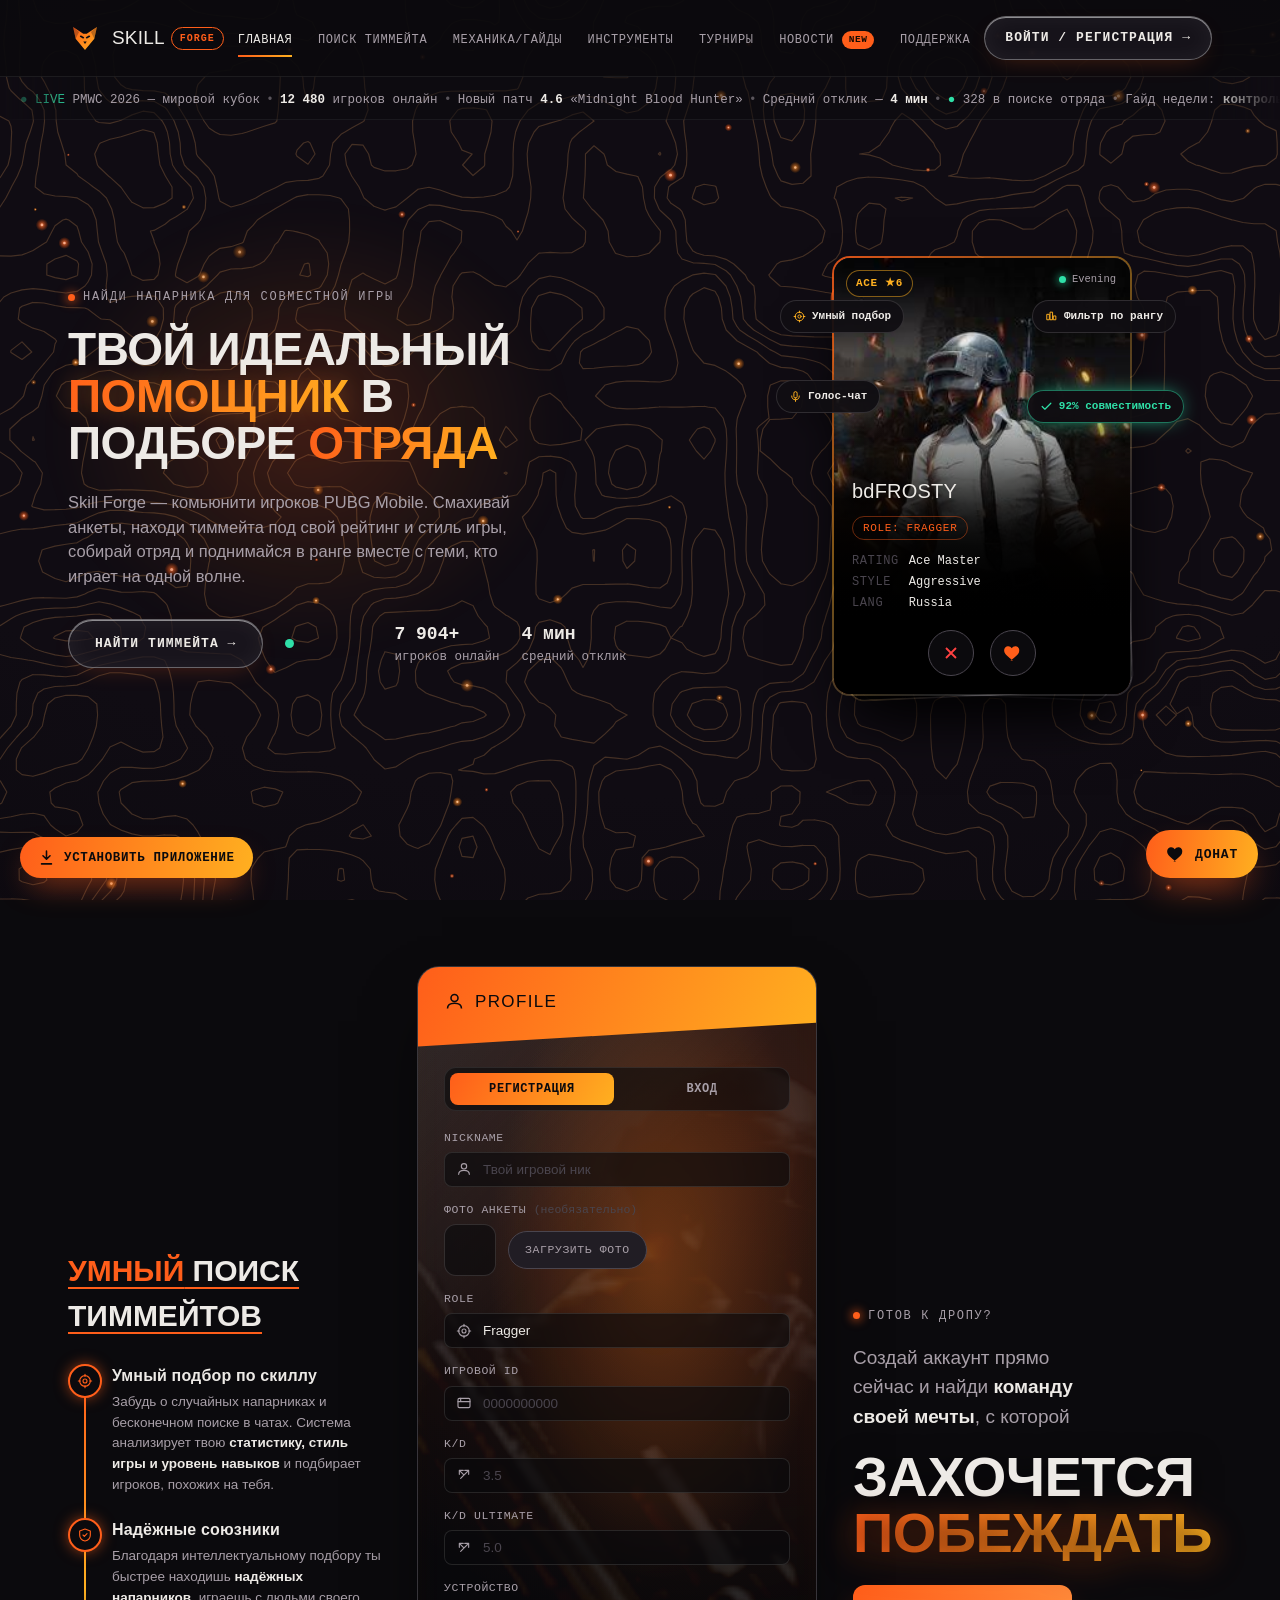
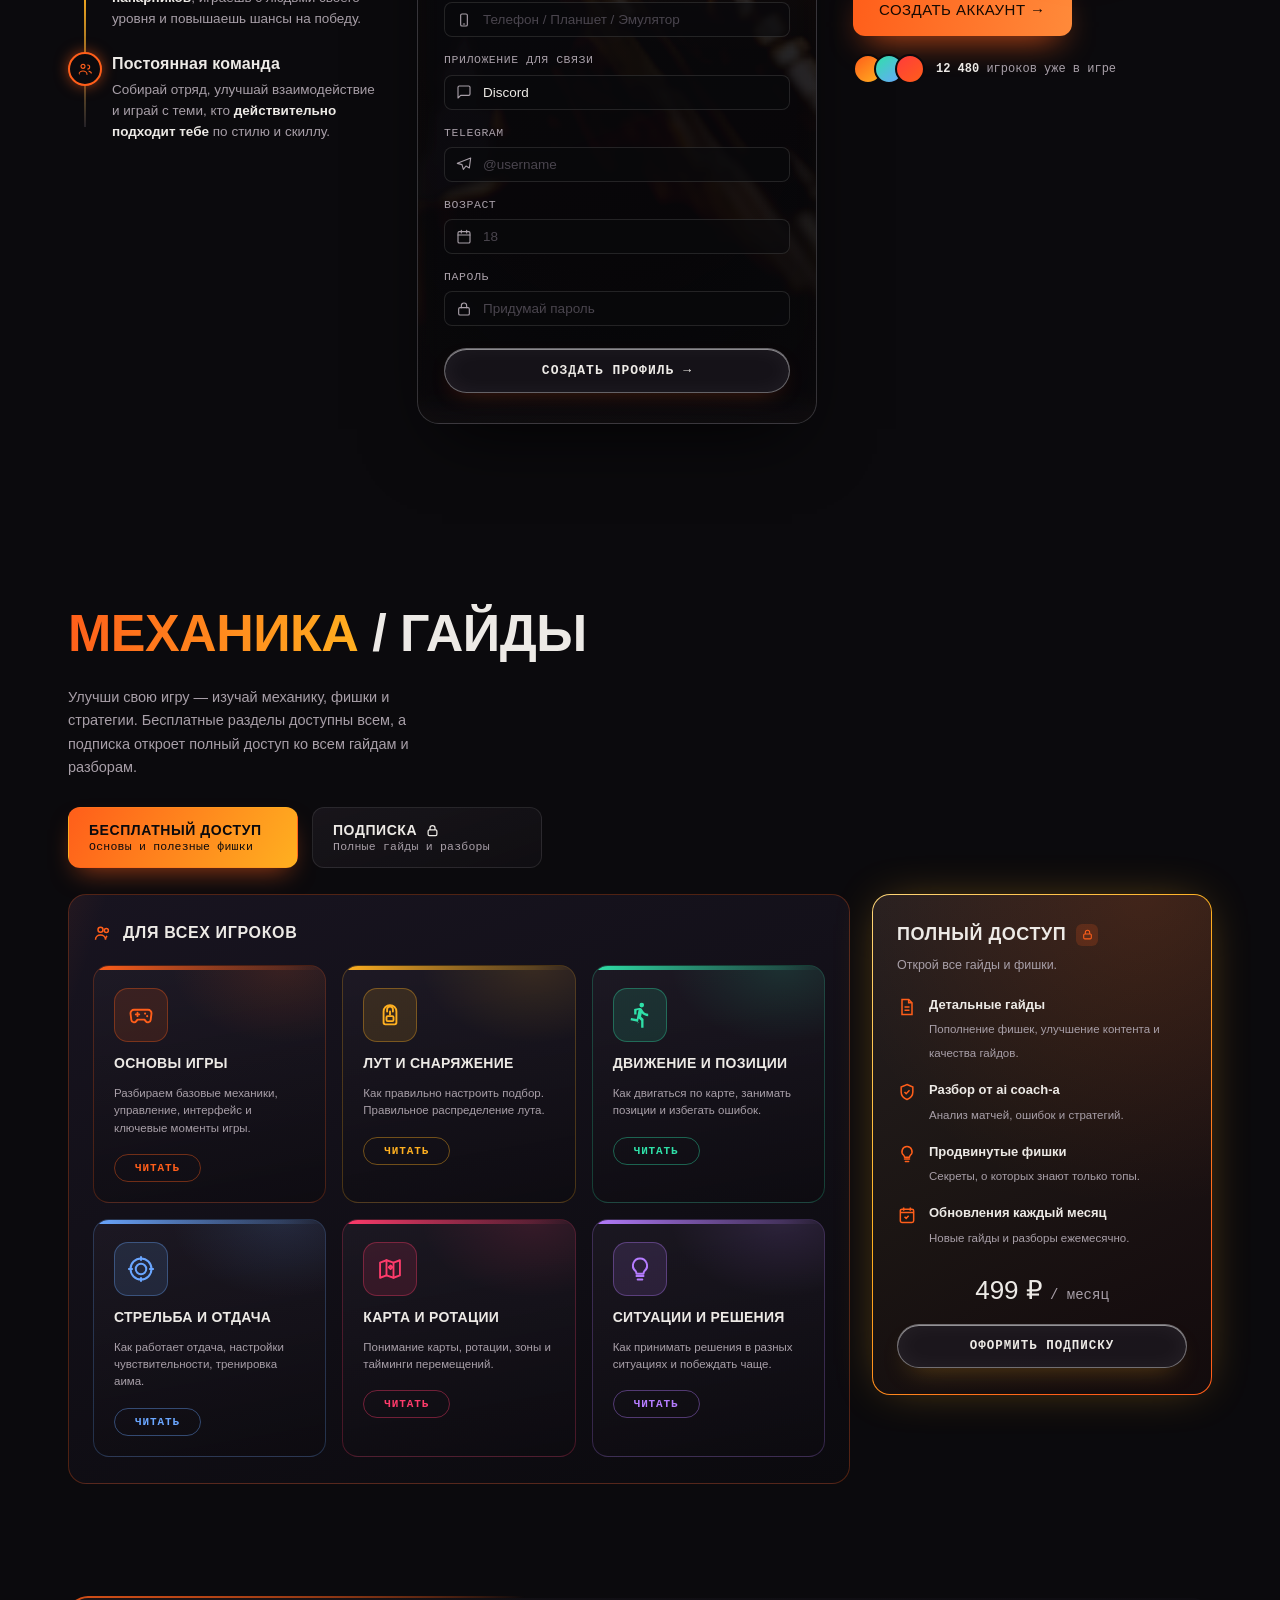
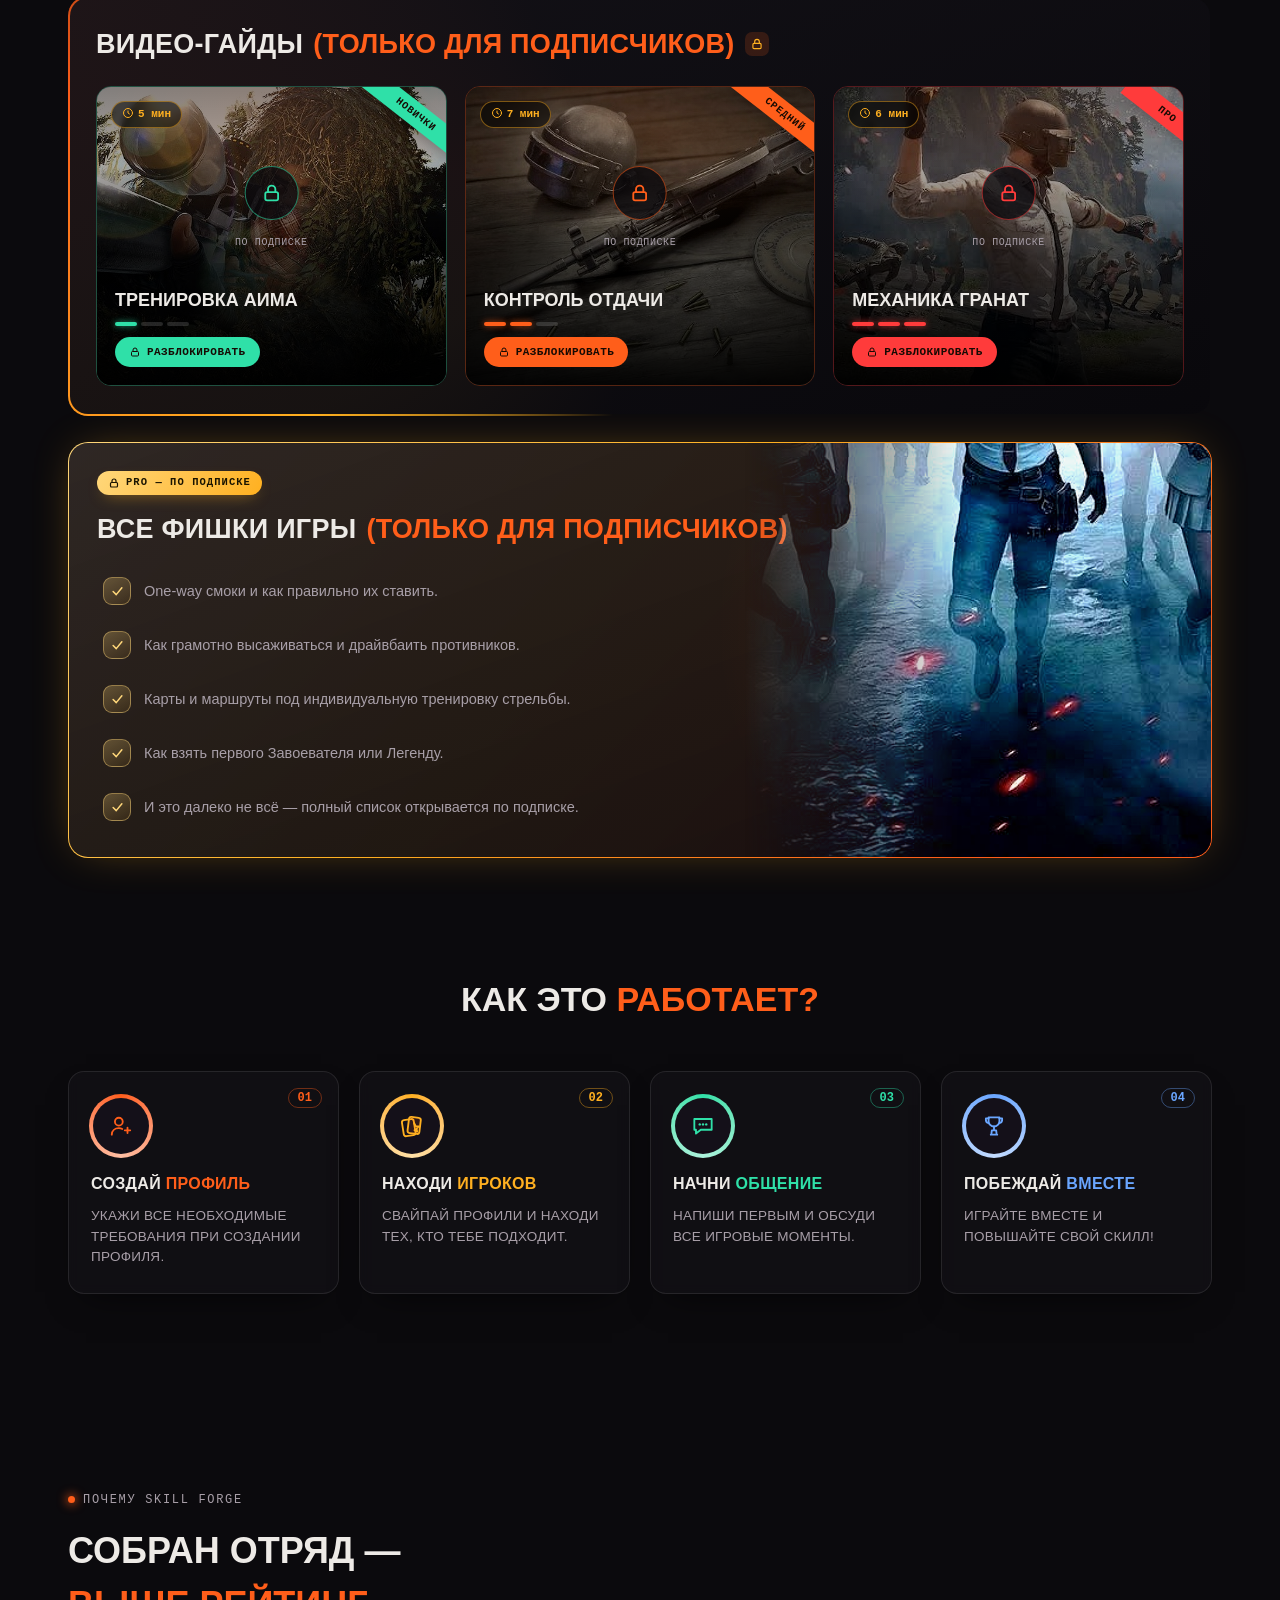
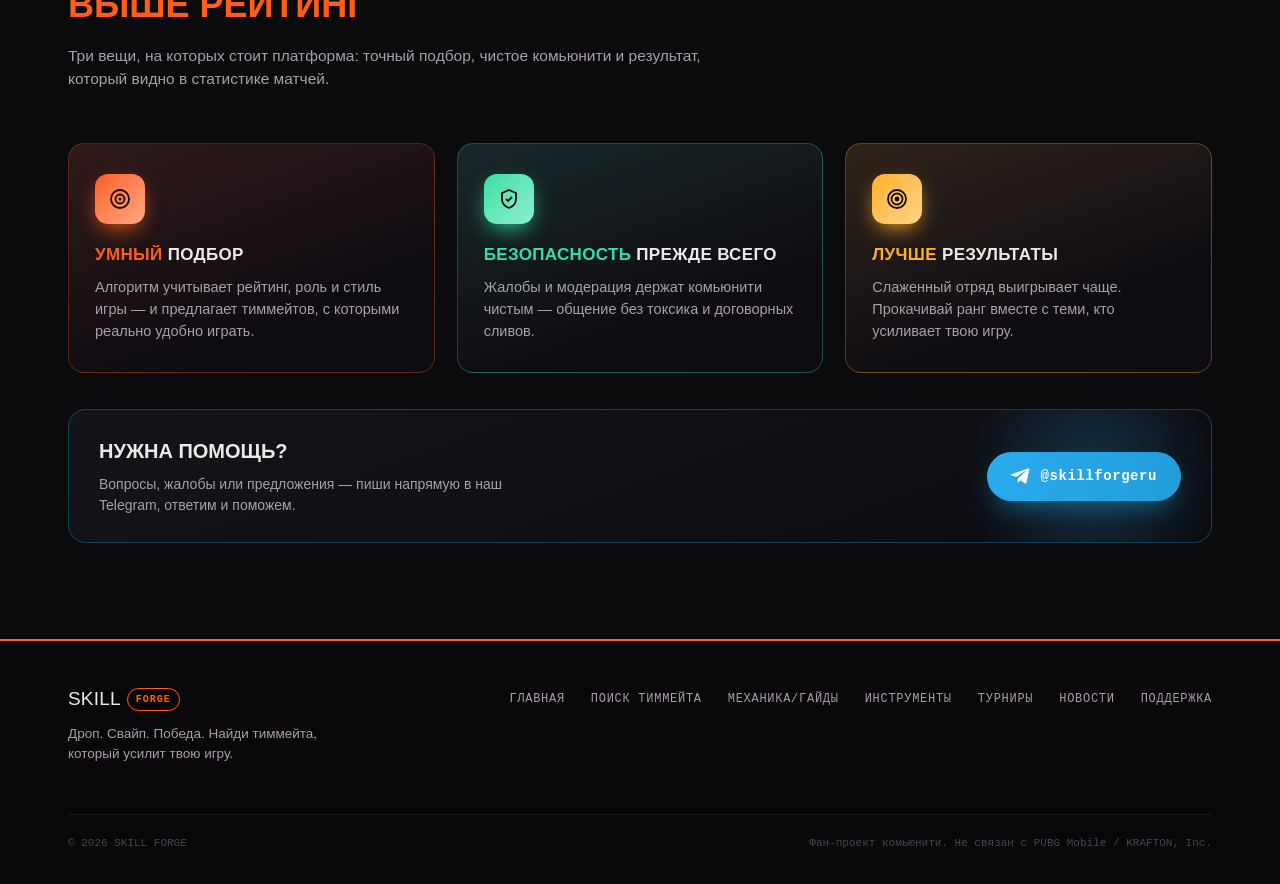
<file: index.html>
<!DOCTYPE html>
<html lang="ru">
<head>
<meta charset="UTF-8">
<meta name="viewport" content="width=device-width, initial-scale=1.0">
<meta http-equiv="Cache-Control" content="no-cache, no-store, must-revalidate">
<meta http-equiv="Pragma" content="no-cache">
<meta http-equiv="Expires" content="0">
<title>Skill Forge — найди тиммейта по скилу</title>
<meta name="description" content="Skill Forge — комьюнити игроков PUBG Mobile для подбора тиммейтов по рейтингу и стилю игры.">
<meta name="theme-color" content="#0b0a0d">
<link rel="manifest" href="manifest.json">
<link rel="icon" type="image/svg+xml" href="assets/favicon.svg">
<link rel="icon" type="image/png" sizes="192x192" href="assets/icon-192.png">
<link rel="apple-touch-icon" href="assets/apple-touch-icon.png">
<link rel="stylesheet" href="assets/site.css">
<script defer src="assets/site.js"></script>
<meta name="apple-mobile-web-app-capable" content="yes">
<meta name="mobile-web-app-capable" content="yes">
<meta name="apple-mobile-web-app-status-bar-style" content="black-translucent">
<meta name="apple-mobile-web-app-title" content="Skill Forge">
<meta property="og:type" content="website">
<meta property="og:site_name" content="Skill Forge">
<meta property="og:title" content="Skill Forge — найди тиммейта по скиллу в PUBG Mobile">
<meta property="og:description" content="Подбор напарников по рейтингу, роли и стилю игры. Плюс гайды, новости и киберспорт PUBG Mobile.">
<meta property="og:image" content="https://kostaysss.github.io/skill-forge/assets/og-image-fox.jpg">
<meta property="og:image:width" content="1200">
<meta property="og:image:height" content="630">
<meta property="og:url" content="https://kostaysss.github.io/skill-forge/">
<meta name="twitter:card" content="summary_large_image">
<meta name="twitter:title" content="Skill Forge — найди тиммейта по скиллу в PUBG Mobile">
<meta name="twitter:description" content="Подбор напарников по рейтингу, роли и стилю игры. Гайды, новости и киберспорт PUBG Mobile.">
<meta name="twitter:image" content="https://kostaysss.github.io/skill-forge/assets/og-image-fox.jpg">
<script>if('serviceWorker' in navigator){window.addEventListener('load',function(){navigator.serviceWorker.register('sw.js').catch(function(){});});}</script>
<script>/* enable scroll-reveal hidden state before first paint (skip if reduced motion) */
if(!(window.matchMedia && window.matchMedia('(prefers-reduced-motion: reduce)').matches)){document.documentElement.classList.add('reveal-on');}</script>
<style>
  :root{
    --void:#0b0a0d;
    --gunmetal:#17151a;
    --gunmetal-2:#211d24;
    --steel:#4a454e;
    --bone:#edeae6;
    --ash:#a89fa8;
    --signal:#ff5e1a;
    --ember:#ffb020;
    --alert:#ff4141;
    --intel:#2fe0a8;
    --grid-line: rgba(237,234,230,0.05);
    --font-display: "Arial Black", "Haettenschweiler", "Franklin Gothic Bold", "Segoe UI", sans-serif;
    --font-body: -apple-system, "Segoe UI", Roboto, "Helvetica Neue", Arial, sans-serif;
    --font-mono: "SF Mono", "Cascadia Code", "Consolas", "Roboto Mono", ui-monospace, monospace;
  }

  *{box-sizing:border-box;}
  html,body{margin:0;padding:0;}
  html{scroll-behavior:smooth;}
  .profile-card{scroll-margin-top:96px;}
  body{
    background:var(--void);
    color:var(--bone);
    font-family:var(--font-body);
    line-height:1.5;
    overflow-x:hidden;
    -webkit-font-smoothing:antialiased;
  }
  /* viewport-fixed base glow as its own layer (cheap: composited once, no scroll repaint) */
  body::before{content:"";position:fixed;inset:0;z-index:-3;pointer-events:none;
    background:radial-gradient(150% 120% at 50% 38%, #100c13 42%, #08070b 100%);}

  /* ---------- SITE BACKGROUND: topographic pattern behind embers ---------- */
  .bg-topo{position:fixed;inset:0;z-index:-2;pointer-events:none;opacity:0.22;}
  .bg-topo svg{position:absolute;inset:0;width:100%;height:100%;display:block;}
  .ember-global{
    position:fixed;inset:0;z-index:-1;
    width:100%;height:100%;
    pointer-events:none;
  }
  img{max-width:100%;display:block;}
  a{color:inherit;}
  button{font-family:inherit;}
  ::selection{background:var(--signal);color:var(--void);}

  a:focus-visible,button:focus-visible{
    outline:2px solid var(--ember);
    outline-offset:3px;
    border-radius:2px;
  }

  .wrap{
    max-width:1240px;
    margin:0 auto;
    padding:0 clamp(20px,4vw,48px);
  }

  .eyebrow{
    font-family:var(--font-mono);
    font-size:12px;
    letter-spacing:0.14em;
    text-transform:uppercase;
    color:var(--ash);
    display:inline-flex;
    align-items:center;
    gap:8px;
  }
  .eyebrow::before{
    content:"";
    width:7px;height:7px;
    border-radius:50%;
    background:var(--signal);
    box-shadow:0 0 10px 2px rgba(255,94,26,0.6);
  }

  .btn{
    font-family:var(--font-mono);
    font-size:13px;
    font-weight:700;
    letter-spacing:0.08em;
    text-transform:uppercase;
    text-decoration:none;
    border:none;
    cursor:pointer;
    display:inline-flex;
    align-items:center;
    gap:10px;
    padding:14px 26px;
    border-radius:999px;
    transition:transform .15s ease, filter .15s ease;
  }
  .btn:hover{transform:translateY(-2px);}
  .btn:active{transform:translateY(0);}
  /* glass buttons — transparent */
  .btn-primary{
    background:rgba(28,24,32,0.72);
    color:var(--bone);
    border:1px solid rgba(255,255,255,0.34);
    box-shadow:inset 0 1px 0 rgba(255,255,255,0.5), inset 0 0 22px rgba(255,255,255,0.05), 0 8px 24px -12px rgba(255,94,26,0.35);
  }
  .btn-primary:hover{background:rgba(255,94,26,0.16);border-color:rgba(255,255,255,0.55);}
  .btn-ghost{
    background:rgba(24,22,28,0.6);
    color:var(--bone);
    border:1px solid rgba(255,255,255,0.22);
    box-shadow:inset 0 1px 0 rgba(255,255,255,0.28);
  }
  .btn-ghost:hover{border-color:rgba(255,94,26,0.6);background:rgba(255,255,255,0.09);}

  /* ---------- NAV ---------- */
  .nav{
    position:sticky;top:0;z-index:200;
    background:rgba(11,10,13,0.94);
    border-bottom:1px solid rgba(237,234,230,0.08);
  }
  .nav .wrap{
    display:flex;align-items:center;justify-content:space-between;
    height:76px;
  }
  .brand{display:flex;align-items:center;gap:10px;text-decoration:none;}
  .brand-mark{width:34px;height:34px;flex:none;}
  .brand-word{
    font-family:var(--font-display);
    font-size:19px;
    letter-spacing:0.01em;
    color:var(--bone);
    display:flex;
    align-items:center;
    gap:6px;
  }
  .brand-word .tag{
    font-family:var(--font-mono);
    font-size:10px;
    font-weight:700;
    letter-spacing:0.1em;
    color:var(--signal);
    border:1px solid var(--signal);
    border-radius:999px;
    padding:3px 8px;
  }

  .nav-links{
    display:flex;gap:clamp(16px,2vw,30px);list-style:none;margin:0;padding:0;flex-wrap:nowrap;align-items:center;
  }
  .nav-links a{
    font-family:var(--font-mono);
    font-size:12px;
    letter-spacing:0.05em;
    text-transform:uppercase;
    text-decoration:none;
    color:var(--ash);
    position:relative;
    padding-bottom:4px;
    white-space:nowrap;
  }
  .nav-links a:hover{color:var(--bone);}
  .nav-links a.active{color:var(--bone);}
  .nav-links a.active::after{
    content:"";
    position:absolute;left:0;right:0;bottom:-6px;
    height:2px;
    background:linear-gradient(90deg,var(--signal),var(--ember));
  }
  .nav-actions{display:flex;align-items:center;gap:18px;}
  .nav-burger{display:none;background:none;border:1px solid var(--steel);color:var(--bone);padding:8px 10px;}

  @media (max-width:1080px){
    .nav-links{display:none;}
    .nav-burger{display:inline-flex;}
  }

  /* ---------- HERO ---------- */
  .hero{
    position:relative;
    isolation:isolate;
    padding:76px 0 120px;
    background:transparent;
    overflow:hidden;
  }
  .hero .wrap{
    position:relative;
    display:grid;
    grid-template-columns:minmax(0,1fr) 460px;
    gap:40px;
    align-items:center;
  }
  @media (max-width:980px){
    .hero .wrap{grid-template-columns:1fr;}
  }

  .hero-copy h1{
    font-family:var(--font-display);
    font-size:clamp(28px,4vw,46px);
    line-height:1.03;
    letter-spacing:-0.01em;
    text-transform:uppercase;
    margin:18px 0 22px;
    text-wrap:balance;
  }
  .flame-text{
    background:linear-gradient(100deg,var(--signal),var(--ember));
    -webkit-background-clip:text;
    background-clip:text;
    color:transparent;
  }
  .hero-copy p{
    max-width:52ch;
    color:var(--ash);
    font-size:16.5px;
    margin:0 0 30px;
  }
  .hero-cta-row{display:flex;flex-wrap:wrap;align-items:center;gap:22px;}
  .hero-stats{
    display:flex;gap:22px;
    font-family:var(--font-mono);
    font-size:12.5px;
    color:var(--ash);
  }
  .hero-stats b{
    display:block;
    color:var(--bone);
    font-size:18px;
    font-variant-numeric:tabular-nums;
  }
  /* (4) forge glow behind title */
  .hero-forge{position:absolute;left:-4%;top:0;width:56%;height:82%;pointer-events:none;
    background:radial-gradient(closest-side,rgba(255,94,26,.20),rgba(255,120,20,.06) 46%,transparent 72%);filter:blur(14px);
    animation:heroBreathe 5.5s ease-in-out infinite;}
  @keyframes heroBreathe{0%,100%{opacity:.68;transform:scale(1);}50%{opacity:1;transform:scale(1.06);}}
  /* (1) role flip */
  .role-flip{display:inline-block;}
  .role-flip .rw{display:inline-block;background:linear-gradient(100deg,var(--signal),var(--ember));-webkit-background-clip:text;background-clip:text;color:transparent;animation:roleIn .5s ease;}
  @keyframes roleIn{0%{opacity:0;transform:translateY(.32em) rotateX(-40deg);}100%{opacity:1;transform:translateY(0) rotateX(0);}}
  /* (2) ignite on load */
  .flame-text.ignite{opacity:0;animation:heroIgnite .85s ease .1s forwards;}
  @keyframes heroIgnite{0%{opacity:0;filter:blur(7px);}60%{opacity:1;filter:blur(0);}100%{opacity:1;filter:blur(0);text-shadow:0 0 22px rgba(255,140,40,.3);}}
  /* (3) live online panel */
  .hero-online{display:flex;align-items:center;gap:10px;}
  .on-dot{width:9px;height:9px;border-radius:50%;background:var(--intel);flex-shrink:0;animation:onPulse 1.8s infinite;}
  @keyframes onPulse{0%{box-shadow:0 0 0 0 rgba(47,224,168,.5);}70%{box-shadow:0 0 0 8px rgba(47,224,168,0);}100%{box-shadow:0 0 0 0 rgba(47,224,168,0);}}
  .on-ava{display:flex;}
  .on-ava i{width:26px;height:26px;border-radius:50%;border:2px solid var(--void);margin-left:-8px;display:block;transition:transform .4s ease;}
  .on-ava i:first-child{margin-left:0;}
  @media (prefers-reduced-motion:reduce){
    .hero-forge,.on-dot{animation:none;}
    .flame-text.ignite{opacity:1;animation:none;}
    .role-flip .rw{animation:none;}
  }

  /* ---------- CARD STAGE ---------- */
  .stage{
    position:relative;
    height:560px;
    display:flex;
    align-items:center;
    justify-content:center;
  }
  .deck{
    position:relative;
    width:300px;height:440px;
    perspective:1100px;
  }
  /* floating feature badges around the deck (variant B) */
  .deck-fx{position:relative;width:300px;height:440px;max-width:100%;}
  .deck-fx .fb{position:absolute;z-index:20;display:inline-flex;align-items:center;gap:6px;white-space:nowrap;
    font-family:var(--font-mono);font-size:11px;font-weight:700;color:var(--bone);
    background:rgba(16,14,19,.94);border:1px solid rgba(237,234,230,.14);border-radius:20px;padding:7px 12px;
    box-shadow:0 12px 30px -14px #000;animation:deckFloat 4s ease-in-out infinite;}
  .deck-fx .fb svg{width:13px;height:13px;color:var(--ember);}
  .deck-fx .fb.match{color:var(--intel);border-color:rgba(47,224,168,.5);box-shadow:0 0 20px -6px var(--intel);}
  .deck-fx .fb.match svg{color:var(--intel);}
  @keyframes deckFloat{0%,100%{transform:translateY(0);}50%{transform:translateY(-8px);}}
  @media (prefers-reduced-motion:reduce){.deck-fx .fb{animation:none;}}
  @media (max-width:980px){.deck-fx .fb{display:none;}}
  .card{
    position:absolute;inset:0;
    border-radius:18px;
    border:2px solid transparent;
    background:
      linear-gradient(160deg, #1a1620 0%, #0a0810 60%, #000 100%) padding-box,
      linear-gradient(135deg, rgba(255,94,26,0.85), rgba(255,176,32,0.45) 42%, rgba(237,234,230,0.14) 72%) border-box;
    box-shadow:0 30px 60px -20px rgba(0,0,0,0.7);
    overflow:hidden;
    transition:transform 1.1s cubic-bezier(.22,.61,.28,1), opacity .3s ease-out, filter .3s ease-out;
    transform-style:preserve-3d;
    display:flex;
    flex-direction:column;
  }
  .card.leaving-right{transform:translate(520px,-24px) rotate(20deg) scale(0.9) !important;opacity:0;filter:blur(4px);}
  .card.leaving-left{transform:translate(-520px,-24px) rotate(-20deg) scale(0.9) !important;opacity:0;filter:blur(4px);}

  /* lively top card: animated glow border + cursor shine */
  .card.is-top{
    animation:cardGlow 3.4s ease-in-out infinite;
  }
  @keyframes cardGlow{
    0%,100%{box-shadow:0 30px 60px -20px rgba(0,0,0,0.7), 0 0 16px rgba(255,94,26,0.18);}
    50%{box-shadow:0 30px 60px -20px rgba(0,0,0,0.7), 0 0 36px rgba(255,94,26,0.42);}
  }
  .card.is-top::after{
    content:"";position:absolute;inset:0;z-index:6;pointer-events:none;
    border-radius:16px;
    background:radial-gradient(circle 200px at var(--mx,50%) var(--my,-10%), rgba(255,255,255,0.16), transparent 62%);
    opacity:0;transition:opacity .25s ease;
  }
  .card.is-top:hover::after{opacity:1;}
  @media (prefers-reduced-motion: reduce){
    .card.is-top{animation:none;}
  }

  .card-portrait{
    position:absolute;inset:0;
    background:
      radial-gradient(circle at 50% 30%, rgba(255,94,26,0.22), transparent 60%),
      linear-gradient(200deg, var(--steel), var(--void) 75%);
  }
  .card-portrait::after{display:none;}
  .card-portrait svg{
    position:absolute;top:36%;left:50%;
    transform:translate(-50%,-50%);
    width:64px;height:64px;color:rgba(237,234,230,0.55);
  }
  .card-photo{
    position:absolute;inset:0;
    width:100%;height:100%;
    object-fit:cover;
    object-position:50% 22%;
  }
  /* fade the photo itself into pure black toward the bottom */
  .card-portrait .photo-fade{
    position:absolute;inset:0;z-index:1;pointer-events:none;
    background:linear-gradient(180deg, transparent 0%, transparent 30%, rgba(0,0,0,0.35) 48%, rgba(0,0,0,0.85) 66%, #000 82%);
  }
  .rank-badge{
    position:absolute;top:12px;left:12px;
    font-family:var(--font-mono);
    font-size:11px;font-weight:700;letter-spacing:0.06em;
    background:rgba(11,10,13,0.65);
    border:1px solid rgba(255,176,32,0.5);
    color:var(--ember);
    padding:4px 9px;
    border-radius:999px;
    z-index:2;
  }
  .status-dot{
    position:absolute;top:14px;right:14px;
    display:flex;align-items:center;gap:6px;
    font-family:var(--font-mono);font-size:10.5px;color:var(--ash);
    z-index:2;
  }
  .status-dot::before{
    content:"";width:7px;height:7px;border-radius:50%;
    background:var(--intel);
    box-shadow:0 0 8px 1px rgba(47,224,168,0.7);
  }

  .card-info{
    position:absolute;left:0;right:0;bottom:0;
    min-height:60%;
    padding:70px 18px 18px;
    display:flex;flex-direction:column;gap:10px;
    background:linear-gradient(180deg, transparent 0%, rgba(0,0,0,0.25) 20%, rgba(0,0,0,0.72) 44%, rgba(0,0,0,0.94) 66%, #000 100%);
    z-index:2;
  }
  .card-info .nick{
    font-family:var(--font-display);
    font-size:20px;
    letter-spacing:0.01em;
    text-transform:none;
  }
  .role-pill{
    align-self:flex-start;
    font-family:var(--font-mono);
    font-size:11px;letter-spacing:0.06em;text-transform:uppercase;
    color:var(--signal);
    border:1px solid rgba(255,94,26,0.4);
    padding:3px 10px;border-radius:999px;
  }
  .stat-row{
    display:grid;
    grid-template-columns:auto 1fr;
    gap:3px 10px;
    font-family:var(--font-mono);
    font-size:12px;
    color:var(--ash);
    margin-top:2px;
  }
  .stat-row span:nth-child(odd){color:var(--steel);text-transform:uppercase;letter-spacing:0.05em;}
  .stat-row span:nth-child(even){color:var(--bone);}

  .card-actions{
    margin-top:auto;
    display:flex;justify-content:center;gap:16px;
    padding-top:8px;
  }
  .act{
    width:46px;height:46px;border-radius:50%;
    display:flex;align-items:center;justify-content:center;
    border:1px solid var(--steel);
    background:var(--void);
    cursor:pointer;
    transition:transform .15s ease, border-color .15s ease, background .15s ease;
  }
  .act svg{width:20px;height:20px;}
  .act.pass{color:var(--alert);}
  .act.pass:hover{border-color:var(--alert);transform:scale(1.08);}
  .act.like{color:var(--signal);}
  .act.like:hover{border-color:var(--signal);background:rgba(255,94,26,0.08);transform:scale(1.08);}
  .act:disabled{opacity:0.4;cursor:default;transform:none;}

  /* ---------- SEARCH / PROFILE ---------- */
  .search{
    position:relative;
    background:transparent;
    padding:90px 0 100px;
    overflow:hidden;
  }
  .search .wrap{
    position:relative;
    display:grid;
    grid-template-columns:1fr 400px 1fr;
    gap:36px;
    align-items:center;
  }
  @media (max-width:1080px){
    .search .wrap{grid-template-columns:1fr;gap:48px;justify-items:center;text-align:center;}
  }

  .search-copy h2{
    font-family:var(--font-display);
    font-size:clamp(22px,2.6vw,30px);
    text-transform:uppercase;
    margin:0 0 26px;
    text-decoration:underline;
    text-decoration-color:var(--signal);
    text-underline-offset:6px;
    text-decoration-thickness:2px;
    text-wrap:balance;
  }
  .search-copy h2 em{color:var(--signal);font-style:normal;}
  /* timeline presentation (variant D) */
  .search-timeline{position:relative;padding-left:44px;max-width:46ch;}
  .search-timeline::before{content:"";position:absolute;left:16px;top:16px;bottom:16px;width:2px;background:linear-gradient(180deg,var(--signal),var(--ember) 60%,rgba(74,69,78,.4));}
  @media (max-width:1080px){.search-timeline{margin-inline:auto;}}
  .search-point{
    position:relative;margin-bottom:22px;text-align:left;
  }
  .search-point:last-child{margin-bottom:0;}
  .search-point .pico{
    position:absolute;left:-44px;top:0;width:34px;height:34px;flex:none;
    padding:7px;border-radius:50%;color:var(--signal);
    background:var(--void);border:2px solid var(--signal);
    box-shadow:0 0 14px rgba(255,94,26,0.55);
  }
  .search-point .pt-t{display:block;font-family:var(--font-display);font-size:16px;letter-spacing:.01em;color:var(--bone);margin-bottom:4px;}
  .search-point p{
    margin:0;color:var(--ash);font-size:13.5px;line-height:1.55;
  }
  .search-point p b{color:var(--bone);font-weight:700;}

  .profile-card{
    position:relative;
    width:100%;max-width:400px;
    border-radius:22px;
    padding:26px 26px 30px;
    background:linear-gradient(160deg, rgba(44,39,50,0.34), rgba(16,14,20,0.5));
    backdrop-filter:blur(6px) saturate(1.1);
    -webkit-backdrop-filter:blur(6px) saturate(1.1);
    border:1px solid rgba(255,255,255,0.16);
    box-shadow:
      0 30px 70px -25px rgba(0,0,0,0.85),
      inset 0 1px 0 rgba(255,255,255,0.22),
      inset 0 0 30px rgba(255,176,32,0.04);
    overflow:hidden;
    text-align:left;
  }
  .profile-card::after{
    content:"";position:absolute;inset:0;
    background:
      linear-gradient(135deg, rgba(255,255,255,0.1) 0%, transparent 30%),
      radial-gradient(circle at 82% 16%, rgba(255,94,26,0.16), transparent 55%);
    pointer-events:none;
    z-index:1;
    mix-blend-mode:screen;
  }
  /* slanted header banner (variant C) */
  .profile-head{
    position:relative;z-index:2;
    display:flex;align-items:center;gap:10px;
    font-family:var(--font-display);
    font-size:17px;letter-spacing:0.08em;text-transform:uppercase;
    color:var(--void);
    margin:-26px -26px 20px;
    padding:22px 26px 32px;
    background:linear-gradient(115deg, var(--signal), var(--ember));
    clip-path:polygon(0 0, 100% 0, 100% 70%, 0 100%);
    box-shadow:0 10px 26px -14px rgba(255,94,26,0.6);
  }
  .profile-head svg{width:21px;height:21px;color:var(--void);}
  .profile-form{position:relative;z-index:1;display:flex;flex-direction:column;gap:14px;}
  .profile-form[hidden]{display:none !important;}
  .pfield{display:flex;flex-direction:column;gap:6px;}
  .pfield label{
    font-family:var(--font-mono);
    font-size:11.5px;letter-spacing:0.05em;
    color:var(--ash);text-transform:uppercase;
  }
  .pfield input, .pfield select{
    font-family:var(--font-body);
    font-size:13.5px;
    color:var(--bone);
    background:rgba(11,10,13,0.55);
    border:1px solid rgba(237,234,230,0.12);
    border-radius:8px;
    padding:9px 12px;
    outline:none;
    transition:border-color .15s ease, box-shadow .15s ease;
  }
  .pfield input::placeholder{color:var(--steel);}
  .pfield input:focus, .pfield select:focus{
    border-color:var(--signal);
    box-shadow:0 0 0 3px rgba(255,94,26,0.14);
  }
  .pf-in{position:relative;width:100%;}
  .pf-in .pf-ic{position:absolute;left:12px;top:50%;transform:translateY(-50%);width:16px;height:16px;color:var(--ash);pointer-events:none;transition:color .15s ease;z-index:1;}
  .pf-in input, .pf-in select{width:100%;padding-left:38px;}
  .pf-in:focus-within .pf-ic{color:var(--signal);}
  .pfield select{appearance:none;cursor:pointer;
    background-image:linear-gradient(45deg,transparent 50%,var(--ash) 50%),linear-gradient(135deg,var(--ash) 50%,transparent 50%);
    background-position:calc(100% - 16px) 50%, calc(100% - 11px) 50%;
    background-size:5px 5px, 5px 5px;background-repeat:no-repeat;
  }
  .profile-form .btn{margin-top:8px;justify-content:center;}

  .photo-up{display:flex;align-items:center;gap:12px;}
  .photo-thumb{width:52px;height:52px;border-radius:12px;flex:none;background:rgba(11,10,13,0.6) center/cover no-repeat;border:1px solid rgba(237,234,230,0.14);}
  .photo-pick{font-family:var(--font-mono);font-size:12px;letter-spacing:0.05em;text-transform:uppercase;color:var(--bone);background:var(--gunmetal-2);border:1px solid var(--steel);border-radius:999px;padding:9px 16px;cursor:pointer;transition:border-color .15s ease;}
  .photo-pick:hover{border-color:var(--signal);}

  .search-cta{
    position:relative;
    display:flex;align-items:center;
    min-height:320px;
  }
  .cta-inner{
    position:relative;z-index:1;
    display:flex;flex-direction:column;align-items:flex-start;
    gap:18px;
    max-width:360px;
  }
  .cta-lead{
    margin:0;
    font-size:clamp(15px,1.5vw,19px);
    line-height:1.55;
    font-weight:500;
    color:var(--ash);
    max-width:26ch;
    text-wrap:balance;
  }
  .cta-lead b{color:var(--bone);font-weight:700;}
  .cta-head{
    margin:0;
    font-family:var(--font-display);
    font-size:clamp(36px,4.4vw,56px);
    line-height:1.0;
    letter-spacing:-0.01em;
    text-transform:uppercase;
    color:var(--bone);
    text-wrap:balance;
    text-shadow:0 6px 28px rgba(0,0,0,0.7);
  }
  .cta-head em{
    display:inline-block;
    font-style:normal;
    background:linear-gradient(100deg,var(--signal),var(--ember));
    -webkit-background-clip:text;background-clip:text;color:transparent;
    filter:drop-shadow(0 2px 14px rgba(255,94,26,0.35));
  }
  .cta-btn{display:inline-flex;align-items:center;gap:9px;font-family:var(--font-display);font-size:15px;letter-spacing:.03em;text-transform:uppercase;padding:14px 26px;border-radius:12px;cursor:pointer;border:none;text-decoration:none;
    background:linear-gradient(100deg,var(--signal),#ff8a3a);color:#160a03;box-shadow:0 14px 34px -14px var(--signal);transition:transform .15s ease,box-shadow .2s ease;}
  .cta-btn:hover{transform:translateY(-2px);box-shadow:0 20px 42px -14px var(--signal);}
  .cta-proof{display:flex;align-items:center;gap:11px;}
  .cta-proof .cav{display:flex;}
  .cta-proof .cav i{width:30px;height:30px;border-radius:50%;border:2px solid var(--void);margin-left:-9px;display:block;}
  .cta-proof .cav i:first-child{margin-left:0;}
  .cta-proof span{font-family:var(--font-mono);font-size:12px;color:var(--ash);}
  .cta-proof b{color:var(--bone);}
  .cta-btn{margin-top:6px;}
  @media (max-width:1080px){
    .search-cta{justify-content:center;}
    .cta-inner{align-items:center;text-align:center;}
    .cta-lead{max-width:34ch;}
  }

  /* ---------- FAINT IMAGE DECOR (parachutes / crate / soldier) ---------- */
  /* subtle themed images scattered across section backgrounds */
  .bg-decor{
    position:absolute;
    pointer-events:none;user-select:none;
    z-index:0;
    opacity:0.3;
    filter:grayscale(0.28) brightness(0.82) contrast(1.03) drop-shadow(0 12px 22px rgba(0,0,0,0.5));
    will-change:transform;
  }
  .bg-decor.float-a{animation:paraFloat 10s ease-in-out infinite;}
  .bg-decor.float-b{animation:paraFloat 13s ease-in-out infinite reverse;}
  .bg-decor.float-c{animation:paraDrift 16s ease-in-out infinite;}
  @keyframes paraFloat{
    0%,100%{transform:translateY(0) rotate(-2deg);}
    50%{transform:translateY(-24px) rotate(2deg);}
  }
  @keyframes paraDrift{
    0%,100%{transform:translate(0,0) rotate(1.5deg);}
    50%{transform:translate(-16px,-20px) rotate(-2deg);}
  }
  @media (prefers-reduced-motion: reduce){
    .bg-decor{animation:none !important;}
  }
  /* keep section content above the faint decor */
  .hero .wrap,.search .wrap,.howto .wrap,.features .wrap{position:relative;z-index:1;}
  .features{overflow:hidden;}

  /* real soldier render behind the profile form */
  .profile-figure{
    position:absolute;inset:0;z-index:0;
    overflow:hidden;border-radius:20px;
  }
  .profile-figure img{
    position:absolute;inset:0;z-index:0;
    width:100%;height:100%;
    object-fit:cover;object-position:50% 18%;
    opacity:0.46;
    filter:brightness(0.58) contrast(1.2) saturate(0.95);
  }
  .profile-figure::before{
    content:"";position:absolute;inset:0;z-index:1;
    background:
      radial-gradient(ellipse 70% 50% at 60% 28%, rgba(255,120,30,0.3), transparent 60%),
      radial-gradient(ellipse 120% 80% at 50% 50%, transparent 45%, rgba(11,10,13,0.78) 100%);
  }
  .profile-card .profile-form,
  .profile-card .profile-head,
  .profile-card .pc-tabs{position:relative;z-index:2;}
  .profile-card::after{z-index:1;}
  /* login / register tab switch inside the card */
  .pc-tabs{
    display:flex;gap:6px;margin-bottom:18px;padding:5px;border-radius:12px;
    background:rgba(11,10,13,0.6);border:1px solid rgba(237,234,230,0.1);
  }
  .pc-tab{
    flex:1;font-family:var(--font-mono);font-size:12px;font-weight:700;letter-spacing:0.05em;text-transform:uppercase;
    padding:9px 10px;border-radius:8px;border:none;cursor:pointer;
    background:transparent;color:var(--ash);transition:background .18s ease,color .18s ease;
  }
  .pc-tab:hover{color:var(--bone);}
  .pc-tab.active{background:linear-gradient(120deg,var(--signal),var(--ember));color:var(--void);}
  .pc-error{margin:0;font-size:12.5px;color:#ff5b5b;font-family:var(--font-mono);}
  .pc-hint{margin:2px 0 0;font-size:12px;color:var(--ash);text-align:center;}
  /* darken form fields so they stay readable over the figure */
  .profile-card .pfield input,
  .profile-card .pfield select{
    background:rgba(11,10,13,0.72);
    backdrop-filter:blur(2px);
  }

  /* ---------- HOW IT WORKS (4 steps) ---------- */
  .howto{
    position:relative;
    background:transparent;
    padding:20px 0 96px;
    overflow:hidden;
  }
  .howto .wrap{position:relative;z-index:1;}
  .howto-title{
    font-family:var(--font-display);
    font-size:clamp(22px,3vw,34px);
    text-transform:uppercase;
    text-align:center;
    margin:0 0 46px;
  }
  .howto-title em{color:var(--signal);font-style:normal;}
  .howto-grid{
    display:grid;
    grid-template-columns:repeat(4,1fr);
    gap:20px;
    align-items:stretch;
  }
  @media (max-width:1080px){.howto-grid{grid-template-columns:repeat(2,1fr);gap:26px;}}
  @media (max-width:560px){.howto-grid{grid-template-columns:1fr;}}
  .hcell{position:relative;}
  .hstep{
    --c:var(--signal);
    position:relative;height:100%;
    background:rgba(22,20,27,0.5);
    backdrop-filter:blur(6px) saturate(1.1);-webkit-backdrop-filter:blur(6px) saturate(1.1);
    border:1px solid rgba(237,234,230,0.1);
    border-radius:16px;
    padding:24px 22px 26px;
    overflow:hidden;
    box-shadow:0 16px 34px -18px rgba(0,0,0,0.75);
    transition:transform .28s cubic-bezier(.2,.8,.2,1), border-color .28s ease, box-shadow .28s ease;
  }
  .hsweep,.htick,.harrow{display:none !important;}
  /* animated scan-line sweep across the top */
  .hsweep{
    position:absolute;top:0;left:16px;right:16px;height:3px;
    border-radius:0 0 3px 3px;overflow:hidden;
    background:rgba(255,94,26,0.15);z-index:3;pointer-events:none;
    transition:left .28s ease, right .28s ease, background .28s ease;
  }
  .hsweep::after{
    content:"";position:absolute;top:0;left:-40%;width:40%;height:100%;
    background:linear-gradient(90deg, transparent, var(--ember), var(--signal), transparent);
    animation:hsweep 2.6s linear infinite;
  }
  @keyframes hsweep{0%{left:-40%;}100%{left:100%;}}
  /* corner ticks */
  .htick{position:absolute;width:9px;height:9px;border-color:var(--signal);pointer-events:none;z-index:3;transition:width .28s ease, height .28s ease, box-shadow .28s ease;}
  .htick.ht1{top:12px;left:12px;border-top:2px solid;border-left:2px solid;border-radius:4px 0 0 0;}
  .htick.ht2{bottom:12px;right:12px;border-bottom:2px solid;border-right:2px solid;border-radius:0 0 4px 0;}
  .hcell:hover .hstep{
    transform:translateY(-6px);
    border-color:color-mix(in srgb, var(--c) 45%, transparent);
    box-shadow:0 26px 44px -18px rgba(0,0,0,0.8), 0 0 26px -14px var(--c);
  }
  .hstep .hhead{
    display:block;
    margin-bottom:16px;
  }
  .hstep .hnum{
    position:absolute;top:16px;right:16px;z-index:2;
    font-family:var(--font-mono);
    font-size:12px;font-weight:700;line-height:1;
    background:none;-webkit-background-clip:border-box;background-clip:border-box;
    color:var(--c);-webkit-text-fill-color:var(--c);
    border:1px solid color-mix(in srgb, var(--c) 40%, transparent);border-radius:20px;padding:3px 9px;
    font-variant-numeric:tabular-nums;text-shadow:none;
  }
  /* lively icon badge */
  .hicon-badge{
    position:relative;
    width:60px;height:60px;flex:none;
    display:flex;align-items:center;justify-content:center;
    border-radius:50%;
    color:var(--c);background:none;border:none;box-shadow:none;
    transition:transform .28s cubic-bezier(.2,.8,.2,1);
  }
  .hicon-badge::before{
    content:"";position:absolute;inset:-2px;border-radius:50%;
    background:conic-gradient(from 0deg, var(--c), color-mix(in srgb, var(--c) 40%, #fff), var(--c));
    animation:hembSpin 5s linear infinite;
  }
  .hicon-badge::after{content:"";position:absolute;inset:2px;border-radius:50%;background:#141019;}
  .hicon-badge svg{width:26px;height:26px;position:relative;z-index:1;}
  @keyframes hembSpin{to{transform:rotate(360deg);}}
  .hcell:hover .hicon-badge{transform:translateY(-2px) scale(1.06);}
  @media (prefers-reduced-motion: reduce){.hicon-badge::before{animation:none;}}
  .hstep h4{
    font-family:var(--font-body);
    font-size:16px;font-weight:800;text-transform:uppercase;letter-spacing:0.02em;
    margin:0 0 10px;
  }
  .hstep h4 em{color:var(--c);font-style:normal;}
  .hstep p{color:var(--ash);font-size:13.5px;margin:0;text-transform:uppercase;letter-spacing:0.02em;line-height:1.5;}
  /* connector node sitting cleanly in the gap (not clipped) */
  .harrow{
    position:absolute;right:-25px;top:50%;transform:translateY(-50%);
    width:30px;height:30px;border-radius:50%;z-index:5;
    display:flex;align-items:center;justify-content:center;
    background:linear-gradient(135deg, var(--signal), var(--ember));
    color:var(--void);
    box-shadow:0 6px 16px rgba(0,0,0,0.5), 0 0 12px rgba(255,94,26,0.35);
    border:2px solid #0e0c10;
  }
  .harrow svg{width:15px;height:15px;}
  @media (max-width:1080px){.harrow{display:none;}}
  @media (prefers-reduced-motion: reduce){
    .hicon-badge{animation:none;}
    .hsweep::after{animation:none;}
    .hstep,.hcell:hover .hstep{transition:none;}
  }

  /* ---------- GUIDES / MECHANICS ---------- */
  .guides{
    position:relative;
    background:transparent;
    padding:70px 0 96px;
    overflow:hidden;
  }
  .guides .wrap{position:relative;z-index:1;}
  .guides-figure{
    position:absolute;top:3%;right:1%;width:340px;max-width:40%;
    z-index:0;pointer-events:none;user-select:none;
    opacity:0.5;
    filter:brightness(0.9) contrast(1.05) saturate(0.9) drop-shadow(0 0 26px rgba(255,94,26,0.12));
    -webkit-mask-image:linear-gradient(180deg, #000 60%, transparent 96%);
    mask-image:linear-gradient(180deg, #000 60%, transparent 96%);
    animation:paraFloat 12s ease-in-out infinite;
  }
  @media (max-width:900px){.guides-figure{display:none;}}
  .guides-title{
    font-family:var(--font-display);
    font-size:clamp(30px,4.4vw,52px);
    text-transform:uppercase;
    letter-spacing:-0.01em;
    margin:0 0 14px;
    text-wrap:balance;
  }
  .guides-title span{color:var(--bone);}
  .guides-title .accent{
    background:linear-gradient(100deg,var(--signal),var(--ember));
    -webkit-background-clip:text;background-clip:text;color:transparent;
  }
  .guides-sub{
    max-width:46ch;color:var(--ash);font-size:14.5px;line-height:1.6;margin:0 0 28px;
  }

  .gtabs{display:flex;gap:14px;margin-bottom:26px;flex-wrap:wrap;}
  .gtab{
    position:relative;
    display:flex;flex-direction:column;align-items:flex-start;gap:2px;
    min-width:230px;
    padding:14px 20px;
    border-radius:12px;
    border:1px solid rgba(237,234,230,0.1);
    background:linear-gradient(160deg, rgba(33,29,36,0.6), rgba(17,15,19,0.85));
    color:var(--bone);
    font-family:var(--font-body);
    cursor:pointer;
    text-align:left;
    transition:transform .2s ease, border-color .2s ease, box-shadow .2s ease;
  }
  .gtab b{font-size:14px;font-weight:800;text-transform:uppercase;letter-spacing:0.04em;display:flex;align-items:center;gap:8px;}
  .gtab small{font-size:11.5px;color:var(--ash);font-family:var(--font-mono);letter-spacing:0.02em;}
  .gtab:hover{transform:translateY(-2px);border-color:rgba(255,94,26,0.4);}
  .gtab.active{
    background:linear-gradient(120deg, var(--signal), var(--ember));
    border-color:transparent;
    box-shadow:0 12px 26px -10px rgba(255,94,26,0.6);
  }
  .gtab.active b,.gtab.active small{color:var(--void);}
  .gtab .glock{width:15px;height:15px;}

  .guides-cols{
    display:grid;
    grid-template-columns:minmax(0,1fr) 340px;
    gap:22px;
    align-items:start;
  }
  @media (max-width:1000px){.guides-cols{grid-template-columns:1fr;}}

  .gpanel{
    position:relative;
    background:linear-gradient(160deg, rgba(20,18,24,0.72), rgba(10,9,13,0.82));
    border:1px solid rgba(237,234,230,0.08);
    border-radius:18px;
    padding:26px 24px;
    backdrop-filter:blur(6px);
    -webkit-backdrop-filter:blur(6px);
  }
  /* free-guides panel: diagonal light sweep (variant 4) */
  .gpanel:not(.gpro){position:relative;overflow:hidden;border:1px solid rgba(255,94,26,0.28);background:linear-gradient(160deg, #181420, #0b0a0e);backdrop-filter:none;-webkit-backdrop-filter:none;}
  .gpanel:not(.gpro)::before{
    content:"";position:absolute;z-index:0;top:-60%;left:-40%;width:32%;height:220%;
    transform:rotate(18deg);pointer-events:none;
    background:linear-gradient(90deg, transparent, rgba(255,176,32,0.16), rgba(255,94,26,0.10), transparent);
    animation:panelBeam 4.8s ease-in-out infinite;
  }
  .gpanel:not(.gpro) > *{position:relative;z-index:2;}
  @keyframes panelBeam{0%{left:-40%;}55%,100%{left:130%;}}
  .gpanel-title{
    display:flex;align-items:center;gap:10px;
    font-family:var(--font-body);font-weight:800;font-size:16px;
    text-transform:uppercase;letter-spacing:0.04em;color:var(--bone);
    margin:0 0 20px;
  }
  .gpanel-title svg{width:20px;height:20px;color:var(--signal);}

  .guide-grid{
    display:grid;grid-template-columns:repeat(3,1fr);gap:16px;
  }
  @media (max-width:760px){.guide-grid{grid-template-columns:repeat(2,1fr);}}
  @media (max-width:480px){.guide-grid{grid-template-columns:1fr;}}
  .gcard{
    --c:var(--signal);
    position:relative;
    display:flex;flex-direction:column;align-items:flex-start;text-align:left;gap:11px;
    padding:22px 20px 20px;
    border-radius:16px;
    background:linear-gradient(170deg, rgba(38,33,45,0.5), rgba(13,11,16,0.72));
    border:1px solid color-mix(in srgb, var(--c) 24%, transparent);
    overflow:hidden;
    transition:transform .24s cubic-bezier(.2,.8,.2,1), border-color .24s ease, box-shadow .24s ease;
  }
  .gcard::after{
    content:"";position:absolute;top:0;left:0;right:0;height:4px;
    background:linear-gradient(90deg, var(--c), transparent);
  }
  .gcard::before{
    content:"";position:absolute;inset:0;pointer-events:none;
    background:radial-gradient(160px 110px at 82% 0, var(--c), transparent 70%);
    opacity:.13;transition:opacity .24s ease;
  }
  .gcard > *{position:relative;z-index:1;}
  .gcard:hover{
    transform:translateY(-5px);
    border-color:color-mix(in srgb, var(--c) 55%, transparent);
    box-shadow:0 22px 40px -18px rgba(0,0,0,0.85), 0 0 26px -14px var(--c);
  }
  .gcard:hover::before{opacity:.3;}
  .gcard-ico{
    position:relative;
    width:54px;height:54px;display:flex;align-items:center;justify-content:center;
    border-radius:14px;
    color:var(--c);
    background:color-mix(in srgb, var(--c) 13%, transparent);
    border:1px solid color-mix(in srgb, var(--c) 34%, transparent);
    transition:transform .24s cubic-bezier(.2,.8,.2,1), background .24s ease, border-color .24s ease;
  }
  .gcard:hover .gcard-ico{
    transform:translateY(-2px) scale(1.05);
    background:color-mix(in srgb, var(--c) 22%, transparent);
    border-color:color-mix(in srgb, var(--c) 55%, transparent);
  }
  .gcard-ico svg{width:28px;height:28px;position:relative;z-index:1;}
  .gcard h4{margin:0;font-size:14px;font-weight:800;text-transform:uppercase;letter-spacing:0.02em;color:var(--bone);}
  .gcard p{margin:0;font-size:11.5px;color:var(--ash);line-height:1.5;}
  .read-btn{
    margin-top:6px;
    font-family:var(--font-mono);font-size:11px;font-weight:700;letter-spacing:0.08em;text-transform:uppercase;
    color:var(--c);
    background:transparent;
    border:1px solid color-mix(in srgb, var(--c) 40%, transparent);
    border-radius:999px;
    padding:7px 20px;cursor:pointer;
    transition:background .2s ease,border-color .2s ease,color .2s ease;
  }
  .read-btn:hover{background:var(--c);border-color:var(--c);color:#160a03;}


  /* pro panel — gold gradient border + glow (variant A) */
  .gpro{
    border:1.5px solid transparent;
    border-radius:18px;
    backdrop-filter:none;-webkit-backdrop-filter:none;
    background:
      radial-gradient(circle at 80% 0%, rgba(255,94,26,0.14), transparent 55%) padding-box,
      linear-gradient(160deg, rgba(24,20,27,0.94), rgba(9,8,12,0.96)) padding-box,
      linear-gradient(135deg, #ffd77a, var(--ember) 42%, var(--signal) 82%) border-box;
    box-shadow:0 0 48px -14px rgba(255,176,32,0.45);
    transition:box-shadow .3s ease;
  }
  .gpro:hover{box-shadow:0 0 60px -12px rgba(255,176,32,0.6);}
  .gpro .gpanel-title{font-size:18px;font-family:var(--font-display);letter-spacing:0.03em;}
  .gpro-sub{margin:-12px 0 20px;color:var(--ash);font-size:12.5px;}
  .gpro-list{list-style:none;margin:0 0 22px;padding:0;display:flex;flex-direction:column;gap:16px;}
  .gpro-item{display:flex;gap:12px;align-items:flex-start;}
  .gpro-item svg{width:20px;height:20px;flex:none;color:var(--signal);margin-top:2px;}
  .gpro-item b{display:block;font-size:13px;color:var(--bone);font-weight:700;margin-bottom:2px;}
  .gpro-item span{font-size:11.5px;color:var(--ash);line-height:1.5;}
  .gprice{
    font-family:var(--font-display);
    font-size:26px;color:var(--bone);text-align:center;margin:0 0 14px;
    font-variant-numeric:tabular-nums;
  }
  .gprice em{color:var(--ash);font-style:normal;font-size:14px;font-family:var(--font-mono);}
  .sub-btn{
    display:block;width:100%;
    font-family:var(--font-mono);font-size:12.5px;font-weight:700;letter-spacing:0.08em;text-transform:uppercase;
    color:var(--bone);cursor:pointer;
    background:rgba(30,26,34,0.72);
    border:1px solid rgba(255,255,255,0.38);
    box-shadow:inset 0 1px 0 rgba(255,255,255,0.52), inset 0 0 22px rgba(255,255,255,0.05), 0 12px 26px -12px rgba(255,176,32,0.35);
    border-radius:999px;padding:14px;
    transition:background .15s ease,border-color .15s ease,transform .15s ease;
  }
  .sub-btn:hover{background:rgba(255,176,32,0.18);border-color:rgba(255,255,255,0.55);transform:translateY(-2px);}
  .lock-badge{
    display:inline-flex;width:22px;height:22px;align-items:center;justify-content:center;
    border-radius:6px;background:rgba(255,94,26,0.18);color:var(--ember);
    animation:iconPulse 3s ease-in-out infinite;
  }
  .lock-badge svg{width:13px;height:13px;}

  /* ---------- SUBSCRIPTION PERKS ---------- */
  .subs{position:relative;background:transparent;padding:16px 0 96px;overflow:hidden;}
  .subs .wrap{position:relative;z-index:1;display:flex;flex-direction:column;gap:26px;}
  .subs-panel{
    position:relative;
    background:linear-gradient(160deg, rgba(20,18,24,0.72), rgba(9,8,12,0.84));
    border:1px solid rgba(237,234,230,0.08);
    border-radius:20px;
    padding:28px 28px 30px;
    backdrop-filter:blur(6px);-webkit-backdrop-filter:blur(6px);
    overflow:hidden;
  }
  /* video-guides panel: rotating conic glow frame (variant B) */
  .subs-panel:not(.tips-panel){background:transparent;border:none;backdrop-filter:none;-webkit-backdrop-filter:none;}
  .subs-panel:not(.tips-panel)::before{
    content:"";position:absolute;z-index:0;top:50%;left:50%;width:190%;height:280%;
    transform:translate(-50%,-50%);pointer-events:none;
    background:conic-gradient(from 0deg, transparent 0 52%, var(--ember) 66%, var(--signal) 78%, transparent 92%);
    animation:panelSpin 5.5s linear infinite;
  }
  .subs-panel:not(.tips-panel)::after{
    content:"";position:absolute;z-index:1;inset:2px;border-radius:18px;pointer-events:none;
    background:linear-gradient(160deg, rgba(20,18,24,0.95), rgba(9,8,12,0.97));
  }
  .subs-panel:not(.tips-panel) > *{position:relative;z-index:2;}
  @keyframes panelSpin{to{transform:translate(-50%,-50%) rotate(360deg);}}
  .subs-title{
    display:flex;align-items:center;gap:10px;flex-wrap:wrap;
    font-family:var(--font-display);
    font-size:clamp(19px,2.5vw,27px);
    text-transform:uppercase;margin:0 0 22px;letter-spacing:0.01em;color:var(--bone);
  }
  .subs-title .only{color:var(--signal);}
  .subs-title .tlock{
    display:inline-flex;width:24px;height:24px;align-items:center;justify-content:center;
    border-radius:7px;background:rgba(255,94,26,0.16);color:var(--ember);
    animation:iconPulse 3s ease-in-out infinite;
  }
  .subs-title .tlock svg{width:14px;height:14px;}

  .vid-grid{display:grid;grid-template-columns:repeat(3,1fr);gap:18px;}
  @media(max-width:860px){.vid-grid{grid-template-columns:1fr;}}
  .vidcard{
    --c:var(--signal);
    display:block;text-decoration:none;color:inherit;
    position:relative;height:300px;border-radius:15px;overflow:hidden;
    border:1px solid color-mix(in srgb, var(--c) 30%, transparent);
    cursor:pointer;isolation:isolate;
    transition:transform .3s cubic-bezier(.2,.8,.2,1), border-color .3s ease, box-shadow .3s ease;
  }
  .vidcard:hover{transform:translateY(-5px);border-color:color-mix(in srgb, var(--c) 60%, transparent);box-shadow:0 22px 42px -20px rgba(0,0,0,0.85), 0 0 28px -14px var(--c);}
  .vidcard img{
    position:absolute;inset:0;width:100%;height:100%;object-fit:cover;object-position:center;
    filter:contrast(1.05) saturate(0.98) brightness(0.66);
    transform-origin:60% 40%;
    animation:kenBurns 22s ease-in-out infinite alternate;
    transition:filter .3s ease;
  }
  .vidcard:nth-child(2) img{transform-origin:42% 58%;animation-duration:26s;animation-direction:alternate-reverse;}
  .vidcard:nth-child(3) img{transform-origin:52% 30%;animation-duration:24s;animation-delay:-5s;}
  .vidcard:hover img{filter:contrast(1.1) saturate(1.05) brightness(0.82);}
  @keyframes kenBurns{from{transform:scale(1.04);}to{transform:scale(1.15);}}
  /* stylish diagonal sheen sweeping on hover */
  .vidcard::before{
    content:"";position:absolute;inset:0;z-index:2;pointer-events:none;
    background:linear-gradient(115deg, transparent 38%, rgba(255,255,255,0.16) 50%, transparent 62%);
    transform:translateX(-130%);
  }
  .vidcard:hover::before{animation:vidSheen 1.1s ease-out;}
  @keyframes vidSheen{to{transform:translateX(130%);}}
  @media (prefers-reduced-motion: reduce){
    .vidcard img{animation:none;}
    .vidcard:hover::before{animation:none;}
  }
  /* clean premium thumbnail scenes */
  .vid-scene{position:absolute;inset:0;z-index:0;overflow:hidden;background:#0a0810;transition:transform .6s ease;}
  .vidcard:hover .vid-scene{transform:scale(1.05);}
  .vid-scene::before{
    content:"";position:absolute;inset:-12%;pointer-events:none;
    background-image:repeating-linear-gradient(128deg, rgba(255,255,255,0.028) 0 1px, transparent 1px 10px);
    opacity:0.7;
  }
  .s-aim{background:
    radial-gradient(130% 95% at 74% 12%, rgba(255,120,30,0.36), transparent 56%),
    linear-gradient(155deg,#2b1b14,#0a0810 72%);}
  .s-recoil{background:
    radial-gradient(120% 115% at 50% 118%, rgba(255,110,25,0.42), transparent 54%),
    linear-gradient(160deg,#241812,#08070c 72%);}
  .s-nade{background:
    radial-gradient(85% 90% at 78% 60%, rgba(255,80,20,0.5), rgba(255,60,20,0.08) 42%, transparent 62%),
    linear-gradient(155deg,#2c1710,#08060a 72%);}
  .vid-emblem{
    position:absolute;top:-9%;right:-7%;width:66%;max-width:236px;z-index:0;pointer-events:none;
    color:rgba(255,150,60,0.18);
    filter:drop-shadow(0 0 22px rgba(255,94,26,0.22));
    animation:embFloat 6.5s ease-in-out infinite;
  }
  .vid-emblem svg{width:100%;height:auto;display:block;}
  .vidcard:hover .vid-emblem{color:rgba(255,165,75,0.28);}
  @keyframes embFloat{0%,100%{transform:translateY(0) rotate(-3deg);}50%{transform:translateY(-9px) rotate(3deg);}}
  @media (prefers-reduced-motion: reduce){.vid-emblem{animation:none;}}
  .vidcard::after{
    content:"";position:absolute;inset:0;z-index:1;pointer-events:none;
    background:
      radial-gradient(120% 80% at 50% 12%, rgba(255,120,40,0.12), transparent 55%),
      radial-gradient(140% 120% at 50% 50%, transparent 55%, rgba(0,0,0,0.55) 100%),
      linear-gradient(180deg, rgba(0,0,0,0.25) 0%, transparent 26%, rgba(0,0,0,0.5) 58%, rgba(0,0,0,0.96) 100%);
  }
  .vid-meta{position:absolute;left:14px;top:14px;z-index:3;display:flex;gap:8px;align-items:center;}
  .vid-dur{
    font-family:var(--font-mono);font-size:11px;font-weight:700;
    background:rgba(0,0,0,0.55);border:1px solid rgba(255,176,32,0.45);color:var(--ember);
    padding:4px 10px;border-radius:999px;backdrop-filter:blur(3px);
  }
  .vid-lock{
    display:inline-flex;width:26px;height:26px;align-items:center;justify-content:center;
    border-radius:8px;background:rgba(0,0,0,0.55);border:1px solid rgba(255,94,26,0.4);color:var(--ember);
    backdrop-filter:blur(3px);
  }
  .vid-lock svg{width:13px;height:13px;}
  .vid-play{
    position:absolute;top:40%;left:50%;transform:translate(-50%,-50%);z-index:3;
    width:58px;height:58px;border-radius:50%;
    background:linear-gradient(135deg,var(--signal),var(--ember));color:#fff;
    display:flex;align-items:center;justify-content:center;
    box-shadow:0 0 0 8px rgba(255,94,26,0.14), 0 10px 24px rgba(0,0,0,0.5);
    opacity:0.92;transition:transform .28s cubic-bezier(.2,.8,.2,1), opacity .28s ease, box-shadow .28s ease;
  }
  .vid-play svg{width:22px;height:22px;margin-left:3px;}
  .vidcard:hover .vid-play{transform:translate(-50%,-50%) scale(1.14);opacity:1;box-shadow:0 0 0 12px rgba(255,94,26,0.16), 0 10px 24px rgba(0,0,0,0.55);}
  .vid-body{position:absolute;left:0;right:0;bottom:0;z-index:2;padding:16px 18px 18px;}
  .vid-body h3{font-family:var(--font-display);font-size:18px;text-transform:uppercase;margin:0 0 7px;color:var(--bone);}
  .vid-body p{font-size:11.5px;color:var(--ash);margin:0;line-height:1.5;max-width:26ch;}
  .vid-level{
    position:absolute;right:16px;bottom:18px;z-index:3;
    font-family:var(--font-mono);font-size:10px;letter-spacing:0.1em;text-transform:uppercase;
    color:var(--bone);background:rgba(255,94,26,0.85);padding:3px 9px;border-radius:999px;
  }
  /* video cards — locked premium (variant D) */
  .vid-ribbon{position:absolute;top:16px;right:-34px;z-index:4;transform:rotate(38deg);background:var(--c);color:#160a03;
    font-family:var(--font-mono);font-size:10px;font-weight:800;letter-spacing:.08em;text-transform:uppercase;padding:4px 40px;box-shadow:0 6px 16px -8px rgba(0,0,0,.6);}
  .vid-center{position:absolute;top:41%;left:50%;transform:translate(-50%,-50%);z-index:3;text-align:center;}
  .vid-center .vc-lock{width:54px;height:54px;border-radius:50%;background:rgba(11,10,13,.78);border:1px solid color-mix(in srgb,var(--c) 55%,transparent);
    display:flex;align-items:center;justify-content:center;color:var(--c);margin:0 auto 8px;transition:transform .28s ease,box-shadow .28s ease;}
  .vid-center .vc-lock svg{width:22px;height:22px;}
  .vidcard:hover .vid-center .vc-lock{transform:scale(1.08);box-shadow:0 0 0 10px color-mix(in srgb,var(--c) 14%,transparent);}
  .vid-center small{font-family:var(--font-mono);font-size:10px;text-transform:uppercase;letter-spacing:.06em;color:var(--ash);}
  .vid-meter{display:flex;gap:4px;margin:8px 0 11px;}
  .vid-meter i{width:22px;height:4px;border-radius:2px;background:rgba(255,255,255,.14);}
  .vid-meter i.on{background:var(--c);box-shadow:0 0 6px color-mix(in srgb,var(--c) 70%,transparent);}
  .vid-unlock{display:inline-flex;align-items:center;gap:6px;font-family:var(--font-mono);font-size:11px;font-weight:800;letter-spacing:.04em;text-transform:uppercase;
    color:#160a03;background:var(--c);border-radius:999px;padding:7px 14px;transition:filter .2s ease;}
  .vidcard:hover .vid-unlock{filter:brightness(1.1);}
  .vid-unlock svg{width:12px;height:12px;}
  .vid-dur svg{width:12px;height:12px;vertical-align:-2px;margin-right:4px;}

  /* tips panel */
  /* gold PRO framing (variant D) */
  .tips-panel{min-height:290px;border:1.5px solid transparent;backdrop-filter:none;-webkit-backdrop-filter:none;
    background:
      linear-gradient(160deg, rgba(24,20,27,0.9), rgba(9,8,12,0.94)) padding-box,
      linear-gradient(135deg, #ffd77a, var(--ember) 45%, var(--signal) 82%) border-box;
    box-shadow:0 0 46px -14px rgba(255,176,32,0.42);}
  .tips-pro{position:relative;z-index:2;display:inline-flex;align-items:center;gap:6px;font-family:var(--font-mono);font-size:10.5px;font-weight:800;letter-spacing:0.1em;text-transform:uppercase;color:#1a1400;background:linear-gradient(120deg,#ffd77a,var(--ember));border-radius:999px;padding:4px 11px;margin-bottom:14px;box-shadow:0 6px 16px -8px rgba(255,176,32,0.7);}
  .tips-pro svg{width:12px;height:12px;}
  /* animated ambient glow behind the figure */
  .tips-panel::before{
    content:"";position:absolute;right:0;top:-10%;width:55%;height:120%;z-index:0;pointer-events:none;
    background:radial-gradient(circle at 75% 45%, rgba(255,94,26,0.18), transparent 62%);
    animation:tipsGlow 7s ease-in-out infinite;
  }
  @keyframes tipsGlow{0%,100%{opacity:0.5;transform:scale(1);}50%{opacity:1;transform:scale(1.08);}}
  .tips-figure{
    position:absolute;right:-2%;bottom:0;width:47%;max-width:490px;z-index:0;
    pointer-events:none;user-select:none;opacity:0.96;
    transform-origin:80% 60%;
    animation:tipsFloat 16s ease-in-out infinite;
    filter:contrast(1.12) saturate(1.14) brightness(1.04) drop-shadow(0 0 30px rgba(255,94,26,0.14));
    -webkit-mask-image:linear-gradient(90deg, transparent 0%, #000 44%);
    mask-image:linear-gradient(90deg, transparent 0%, #000 44%);
  }
  @keyframes tipsFloat{0%,100%{transform:scale(1.02) translateY(0);}50%{transform:scale(1.08) translateY(-10px);}}
  @media(max-width:820px){.tips-figure{opacity:0.3;width:72%;}}
  .tips-list{position:relative;z-index:1;list-style:none;margin:0;padding:0;display:flex;flex-direction:column;gap:14px;max-width:60%;}
  @media(max-width:820px){.tips-list{max-width:100%;}}
  .tips-list li{
    display:flex;gap:13px;align-items:center;font-size:14.5px;color:var(--ash);line-height:1.4;
    padding:6px 10px 6px 6px;border-radius:10px;cursor:default;
    transition:color .22s ease, transform .22s cubic-bezier(.2,.8,.2,1), background .22s ease;
  }
  .tips-list li:hover{color:var(--bone);transform:translateX(8px);background:linear-gradient(90deg, rgba(255,94,26,0.08), transparent);}
  /* staggered reveal when the panel scrolls into view */
  .tips-panel.reveal .tips-list li{opacity:0;transform:translateX(-16px);}
  .tips-panel.reveal.in .tips-list li{opacity:1;transform:translateX(0);transition:opacity .55s ease, transform .55s cubic-bezier(.2,.8,.2,1);}
  .tips-panel.reveal.in .tips-list li:nth-child(1){transition-delay:.05s;}
  .tips-panel.reveal.in .tips-list li:nth-child(2){transition-delay:.14s;}
  .tips-panel.reveal.in .tips-list li:nth-child(3){transition-delay:.23s;}
  .tips-panel.reveal.in .tips-list li:nth-child(4){transition-delay:.32s;}
  .tips-panel.reveal.in .tips-list li:nth-child(5){transition-delay:.41s;}
  .tips-list .tico{
    flex:none;width:28px;height:28px;border-radius:9px;
    display:flex;align-items:center;justify-content:center;
    background:linear-gradient(150deg, rgba(255,215,122,0.28), rgba(255,176,32,0.08));
    border:1px solid rgba(255,215,122,0.45);color:#ffd77a;
    box-shadow:0 0 0 0 rgba(255,94,26,0);
    animation:iconPulse 3.4s ease-in-out infinite;
    transition:transform .22s cubic-bezier(.2,.8,.2,1), background .22s ease, color .22s ease;
  }
  .tips-list li:nth-child(2) .tico{animation-delay:.4s;}
  .tips-list li:nth-child(3) .tico{animation-delay:.8s;}
  .tips-list li:nth-child(4) .tico{animation-delay:1.2s;}
  .tips-list li:nth-child(5) .tico{animation-delay:1.6s;}
  .tips-list li:hover .tico{transform:scale(1.14) rotate(-6deg);color:#1a1400;background:linear-gradient(150deg, #ffd77a, var(--ember));}
  .tips-list .tico svg{width:15px;height:15px;}
  @media (prefers-reduced-motion: reduce){
    .subs-title .tlock,.tips-panel::before,.tips-figure,.tips-list .tico{animation:none;}
    .subs-panel:not(.tips-panel)::before{animation:none;}
    .gpanel:not(.gpro)::before{animation:none;}
    .tips-panel.reveal .tips-list li{opacity:1;transform:none;}
  }

  /* ---------- FEATURES ---------- */
  .features{
    background:transparent;
    padding:96px 0;
    position:relative;
  }
  .section-head{max-width:640px;margin:0 0 52px;}
  .section-head h2{
    font-family:var(--font-display);
    font-size:clamp(26px,3.4vw,36px);
    text-transform:uppercase;
    margin:14px 0 12px;
    text-wrap:balance;
  }
  .section-head p{color:var(--ash);margin:0;font-size:15.5px;}

  .feature-grid{
    display:grid;
    grid-template-columns:repeat(3,1fr);
    gap:22px;
  }
  @media (max-width:860px){.feature-grid{grid-template-columns:1fr;}}

  /* spotlight-icon tiles (variant B) */
  .tile{
    --c:var(--signal);
    position:relative;overflow:hidden;
    background:linear-gradient(160deg, color-mix(in srgb, var(--c) 12%, #141019), #0e0c12 70%);
    border:1px solid color-mix(in srgb, var(--c) 30%, transparent);
    border-radius:16px;
    padding:30px 26px;
    transition:transform .25s cubic-bezier(.2,.8,.2,1), border-color .25s ease, box-shadow .25s ease;
  }
  .tile:hover{transform:translateY(-5px);border-color:color-mix(in srgb, var(--c) 50%, transparent);box-shadow:0 24px 44px -20px rgba(0,0,0,0.85), 0 0 30px -14px var(--c);}
  .tile > *{position:relative;z-index:2;}
  .tile-icon{
    width:50px;height:50px;
    display:flex;align-items:center;justify-content:center;
    border-radius:13px;
    background:linear-gradient(135deg, var(--c), color-mix(in srgb, var(--c) 55%, #fff));
    color:#160a03;
    box-shadow:0 8px 22px -6px var(--c);
    margin-bottom:18px;
    transition:transform .25s cubic-bezier(.2,.8,.2,1);
  }
  .tile:hover .tile-icon{transform:scale(1.06);}
  .tile-icon svg{width:24px;height:24px;}
  .tile h3{
    font-family:var(--font-body);
    font-size:17px;
    font-weight:700;
    text-transform:uppercase;
    letter-spacing:0.02em;
    margin:0 0 10px;
  }
  .tile h3 em{color:var(--c);font-style:normal;}
  .tile p{color:var(--ash);font-size:14.5px;margin:0;}

  /* ---------- PROCESS ---------- */
  .process{background:var(--gunmetal);padding:96px 0;border-top:1px solid rgba(237,234,230,0.06);}
  .process-grid{
    display:grid;grid-template-columns:repeat(3,1fr);gap:0;
    position:relative;
  }
  @media (max-width:860px){.process-grid{grid-template-columns:1fr;gap:34px;}}
  .step{position:relative;padding:0 30px;}
  .step:first-child{padding-left:0;}
  .step:not(:first-child)::before{
    content:"";position:absolute;left:0;top:6px;bottom:0;width:1px;
    background:linear-gradient(180deg, var(--steel), transparent);
  }
  @media (max-width:860px){.step:not(:first-child)::before{display:none;}}
  .step .num{
    font-family:var(--font-mono);
    font-size:13px;color:var(--signal);
    letter-spacing:0.08em;
  }
  .step h3{
    font-family:var(--font-display);
    font-size:19px;text-transform:uppercase;
    margin:12px 0 10px;
  }
  .step p{color:var(--ash);font-size:14.5px;margin:0;max-width:32ch;}

  /* ---------- SUPPORT CONTACT ---------- */
  /* Telegram-glow support box (variant B) */
  .support-box{
    position:relative;overflow:hidden;
    margin-top:36px;
    display:flex;align-items:center;justify-content:space-between;gap:24px;flex-wrap:wrap;
    padding:26px 30px;border-radius:18px;
    background:linear-gradient(160deg, rgba(22,22,30,0.86), rgba(11,12,16,0.92));
    border:1px solid rgba(42,171,238,0.32);
    backdrop-filter:blur(6px);-webkit-backdrop-filter:blur(6px);
  }
  .support-box::before{
    content:"";position:absolute;right:-30px;top:50%;transform:translateY(-50%);
    width:300px;height:240px;z-index:0;pointer-events:none;
    background:radial-gradient(circle, rgba(42,171,238,0.24), transparent 66%);
    animation:supGlow 3.8s ease-in-out infinite;
  }
  @keyframes supGlow{0%,100%{opacity:.55;}50%{opacity:1;}}
  .support-box > *{position:relative;z-index:2;}
  @media (prefers-reduced-motion: reduce){.support-box::before{animation:none;}}
  .support-box h3{font-family:var(--font-display);text-transform:uppercase;font-size:20px;margin:0 0 8px;color:var(--bone);}
  .support-box p{margin:0;color:var(--ash);font-size:14px;max-width:52ch;}
  .tg-support{
    flex:none;display:inline-flex;align-items:center;gap:10px;text-decoration:none;
    font-family:var(--font-mono);font-size:14px;font-weight:700;letter-spacing:0.04em;
    color:#fff;background:linear-gradient(100deg,#2aabee,#229ed9);
    padding:14px 24px;border-radius:999px;
    box-shadow:0 12px 26px -10px rgba(34,158,217,0.6);
    transition:transform .15s ease, filter .15s ease;
  }
  .tg-support:hover{transform:translateY(-2px);filter:brightness(1.08);}
  .tg-support svg{width:20px;height:20px;}

  /* ---------- FOOTER ---------- */
  footer{
    background:rgba(9,8,11,0.72);
    border-top:2px solid var(--signal);
    padding:44px 0 30px;
    position:relative;
  }
  .foot-top{
    display:flex;justify-content:space-between;align-items:flex-start;gap:24px;flex-wrap:wrap;
  }
  .foot-tag{color:var(--ash);font-size:13.5px;max-width:36ch;margin-top:10px;}
  .foot-links{display:flex;gap:26px;list-style:none;padding:0;margin:0;flex-wrap:wrap;}
  .foot-links a{
    font-family:var(--font-mono);font-size:12px;letter-spacing:0.06em;text-transform:uppercase;
    color:var(--ash);text-decoration:none;
  }
  .foot-links a:hover{color:var(--bone);}
  .foot-bottom{
    margin-top:36px;padding-top:20px;border-top:1px solid rgba(237,234,230,0.07);
    font-family:var(--font-mono);font-size:11px;color:var(--steel);
    display:flex;justify-content:space-between;flex-wrap:wrap;gap:10px;
  }

  @media (prefers-reduced-motion: reduce){
    .card{transition:none;}
  }

  /* ============ MOBILE / PHONE ADAPTATION (desktop untouched) ============ */
  @media (max-width:640px){
    /* nav: compact so logo + login + burger fit */
    .nav .wrap{height:62px;}
    .brand-word{font-size:16px;}
    .nav-actions{gap:10px;}
    .nav-actions .btn-primary{font-size:10.5px;letter-spacing:0.04em;padding:9px 13px !important;gap:6px;}

    /* trim the big desktop section paddings */
    .hero{padding:38px 0 52px;}
    .search{padding:46px 0 54px;}
    .guides{padding:34px 0 56px;}
    .subs{padding:6px 0 56px;}
    .howto{padding:10px 0 56px;}
    .features{padding:50px 0;}
    footer{padding:34px 0 26px;}

    /* hero */
    .hero .wrap{gap:26px;}
    .hero-copy h1{font-size:clamp(26px,8vw,36px);}
    /* changing role word on its own line so its varying width can't reshuffle the title (no jump) */
    .role-flip{display:block;}
    .hero-copy p{font-size:15px;}
    .hero-cta-row{gap:16px;}
    .hero-stats{gap:16px;}
    .stage{height:auto;padding:8px 0 4px;}
    .deck{width:min(300px,82vw);height:min(440px,120vw);}

    /* panels & cards: less inner padding, softer radius */
    .gpanel,.subs-panel{padding:20px 15px;border-radius:16px;}
    .subs-panel:not(.tips-panel)::after{border-radius:14px;}
    .profile-card{padding:20px 16px 24px;}
    .profile-head{margin:-20px -16px 18px;padding:20px 18px 30px;}
    .vidcard{height:250px;}
    .vid-center{top:32%;}
    .vid-center .vc-lock{width:46px;height:46px;}
    .support-box{padding:20px 18px;flex-direction:column;align-items:flex-start;text-align:left;}
    .support-box .tg-support{width:100%;justify-content:center;}

    /* guides: full-width access tabs, tighter grid */
    .gtabs{gap:8px;}
    .gtab{min-width:0;flex:1 1 46%;padding:11px 12px;}
    .guides-cols{gap:16px;}
    .guide-grid{gap:12px;}
    .gcard{padding:20px 14px 16px;}
    /* bigger tap targets on phones */
    .read-btn{padding:11px 22px;}
    .vid-unlock{padding:9px 16px;}

    /* section headings scale down */
    .section-head h2,.howto-title,.subs-title{font-size:clamp(20px,6.5vw,28px);}
    .guides-title{font-size:clamp(26px,9vw,40px);}
    .subs-title{gap:6px 8px;}

    /* tips panel: image was overlapping the text — make it a faint even full-panel backdrop */
    .tips-figure{
      position:absolute;inset:0;width:100%;height:100%;max-width:none;z-index:0;
      object-fit:cover;object-position:60% center;
      opacity:0.16;filter:brightness(0.6) saturate(0.85);
      -webkit-mask-image:none;mask-image:none;animation:none;
    }
    .tips-panel::before{
      content:"";position:absolute;inset:0;z-index:1;pointer-events:none;
      background:linear-gradient(180deg, rgba(9,8,12,0.66), rgba(9,8,12,0.58));
    }
    .tips-panel .subs-title,.tips-panel .tips-list{position:relative;z-index:2;}
    .tips-list{max-width:100%;}

    /* profile form: comfortable tap targets */
    .pfield input,.pfield select{font-size:15px;padding:11px 13px;}
    /* keep room for the left icon (padding shorthand above resets padding-left) */
    .pfield .pf-in input,.pfield .pf-in select{padding-left:44px;}
    .pfield .pf-in .pf-ic{left:14px;}
    .btn{padding:13px 22px;}
  }

  @media (max-width:380px){
    .wrap{padding:0 15px;}
    .deck{width:86vw;height:126vw;}
    .nav-actions .btn-primary{font-size:10px;padding:8px 11px !important;}
    .hero-stats{flex-wrap:wrap;}
  }

  /* ---------- DONATE: floating button + modal ---------- */
  .donate-fab{
    position:fixed;right:22px;bottom:22px;z-index:150;
    display:inline-flex;align-items:center;gap:9px;
    font-family:var(--font-mono);font-size:13px;font-weight:700;letter-spacing:0.06em;text-transform:uppercase;
    color:var(--void);border:none;cursor:pointer;
    background:linear-gradient(100deg,var(--signal),var(--ember));
    padding:14px 20px;border-radius:999px;
    box-shadow:0 16px 34px -10px rgba(255,94,26,0.6);
    animation:donatePulse 2.8s ease-in-out infinite;
    transition:transform .15s ease, filter .15s ease;
  }
  .donate-fab:hover{transform:translateY(-3px);filter:brightness(1.08);}
  .donate-fab svg{width:20px;height:20px;}
  @keyframes donatePulse{0%,100%{box-shadow:0 16px 34px -10px rgba(255,94,26,0.5);}50%{box-shadow:0 16px 34px -10px rgba(255,94,26,0.5), 0 0 0 9px rgba(255,94,26,0.08);}}
  @media (prefers-reduced-motion: reduce){.donate-fab{animation:none;}}
  @media (max-width:640px){.donate-fab{right:14px;bottom:14px;font-size:12px;padding:12px 16px;}}

  .donate-overlay{
    position:fixed;inset:0;z-index:300;
    display:none;align-items:center;justify-content:center;
    background:rgba(6,5,9,0.74);backdrop-filter:blur(6px);-webkit-backdrop-filter:blur(6px);
    padding:20px;
  }
  .donate-overlay.open{display:flex;animation:dmFade .25s ease;}
  @keyframes dmFade{from{opacity:0;}to{opacity:1;}}
  .donate-modal{
    position:relative;max-width:470px;width:100%;
    background:linear-gradient(160deg, rgba(40,35,48,0.94), rgba(13,11,17,0.97));
    border:1px solid rgba(255,94,26,0.32);
    border-radius:22px;padding:30px 30px 28px;
    box-shadow:0 40px 90px -30px rgba(0,0,0,0.9), inset 0 1px 0 rgba(255,255,255,0.08);
    animation:dmIn .32s cubic-bezier(.2,.8,.2,1);
  }
  @keyframes dmIn{from{opacity:0;transform:translateY(16px) scale(0.98);}to{opacity:1;transform:none;}}
  .donate-modal .dm-icon{width:56px;height:56px;border-radius:16px;display:flex;align-items:center;justify-content:center;background:linear-gradient(135deg,var(--signal),var(--ember));color:var(--void);margin-bottom:18px;box-shadow:0 0 26px rgba(255,94,26,0.35);}
  .donate-modal .dm-icon svg{width:30px;height:30px;}
  .donate-modal h3{font-family:var(--font-display);font-size:24px;text-transform:uppercase;margin:0 0 14px;color:var(--bone);}
  .donate-modal p{color:var(--ash);font-size:14.5px;line-height:1.62;margin:0 0 13px;}
  .donate-modal p b{color:var(--bone);}
  .donate-modal p:last-of-type{margin-bottom:20px;}
  .dm-close{position:absolute;top:14px;right:14px;width:36px;height:36px;border-radius:50%;border:1px solid var(--steel);background:rgba(11,10,13,0.8);color:var(--ash);cursor:pointer;display:flex;align-items:center;justify-content:center;transition:border-color .15s ease,color .15s ease,transform .15s ease;}
  .dm-close:hover{border-color:var(--signal);color:var(--bone);transform:rotate(90deg);}
  .dm-close svg{width:16px;height:16px;}
  .dm-tg{
    display:inline-flex;align-items:center;gap:10px;text-decoration:none;width:100%;justify-content:center;
    font-family:var(--font-mono);font-size:13px;font-weight:700;letter-spacing:0.04em;
    color:#fff;background:linear-gradient(100deg,#2aabee,#229ed9);
    padding:14px;border-radius:999px;box-shadow:0 12px 26px -10px rgba(34,158,217,0.6);
    transition:transform .15s ease,filter .15s ease;
  }
  .dm-tg:hover{transform:translateY(-2px);filter:brightness(1.08);}
  .dm-tg svg{width:18px;height:18px;}

  /* ===== scroll reveal ===== */
  .reveal-on .search-copy:not(.sr-off),
  .reveal-on .profile-card:not(.sr-off),
  .reveal-on .howto-title:not(.sr-off),
  .reveal-on .hcell:not(.sr-off),
  .reveal-on .guides-title:not(.sr-off),
  .reveal-on .guides-sub:not(.sr-off),
  .reveal-on .gtabs:not(.sr-off),
  .reveal-on .gcard:not(.sr-off),
  .reveal-on .gpro:not(.sr-off),
  .reveal-on .subs-title:not(.sr-off),
  .reveal-on .vidcard:not(.sr-off),
  .reveal-on .section-head:not(.sr-off),
  .reveal-on .tile:not(.sr-off),
  .reveal-on .cta-inner:not(.sr-off){
    opacity:0;transform:translateY(28px);
    transition:opacity .55s ease, transform .55s cubic-bezier(.2,.8,.2,1);
  }
  .reveal-on .sr-in{opacity:1 !important;transform:none !important;}

  /* install-app button */
  .pwa-install{position:fixed;left:20px;bottom:22px;z-index:300;display:inline-flex;align-items:center;gap:9px;
    font-family:var(--font-mono);font-size:12.5px;font-weight:700;letter-spacing:0.05em;text-transform:uppercase;
    color:var(--void);background:linear-gradient(100deg,var(--signal),var(--ember));border:none;cursor:pointer;
    padding:12px 18px;border-radius:999px;box-shadow:0 14px 30px -10px rgba(255,94,26,0.6);animation:pwaPop .3s ease;}
  .pwa-install svg{width:17px;height:17px;}
  .pwa-install:hover{filter:brightness(1.07);transform:translateY(-2px);}
  @keyframes pwaPop{from{opacity:0;transform:translateY(10px);}to{opacity:1;transform:none;}}
  @media (max-width:640px){.pwa-install{left:12px;bottom:14px;font-size:11px;padding:10px 14px;}}
</style>
</head>
<body>

<canvas class="ember-global" data-embers aria-hidden="true"></canvas>

<div class="bg-topo" data-topo aria-hidden="true"></div>

<script>
/* ---- procedural topographic contour lines (marching squares over value-noise) ---- */
(function(){
  const host = document.querySelector('[data-topo]');
  if(!host) return;
  const reduce = window.matchMedia('(prefers-reduced-motion: reduce)').matches;

  const canvas = document.createElement('canvas');
  canvas.style.cssText = 'position:absolute;inset:0;width:100%;height:100%;display:block;';
  host.replaceChildren(canvas);
  const ctx = canvas.getContext('2d');
  const DPR = Math.min(window.devicePixelRatio || 1, 1.5);

  const cell = 11, scale = 0.0125;
  const levels = []; for(let t = 0.13; t <= 0.87; t += 0.062) levels.push(t);

  function makeNoise(seed){
    function rand(x, y){ let n=(x|0)*374761393+(y|0)*668265263+seed*1274126177; n=(n^(n>>13))>>>0; n=(n*1274126177)>>>0; n=(n^(n>>16))>>>0; return n/4294967295; }
    const sm=t=>t*t*(3-2*t), lp=(a,b,t)=>a+(b-a)*t;
    function vn(x,y){ const xi=Math.floor(x),yi=Math.floor(y),xf=x-xi,yf=y-yi,u=sm(xf),v=sm(yf); return lp(lp(rand(xi,yi),rand(xi+1,yi),u),lp(rand(xi,yi+1),rand(xi+1,yi+1),u),v); }
    return function(x,y){ let a=1,f=1,s=0,nm=0; for(let o=0;o<2;o++){s+=a*vn(x*f,y*f);nm+=a;a*=0.45;f*=2;} return s/nm; };
  }
  const noise = makeNoise(9);

  let W=0,H=0,cols=0,rows=0,field=null,raf=null,ox=0,oy=0,last=0;

  function resize(){
    W=window.innerWidth; H=window.innerHeight; if(!W||!H) return;
    canvas.width=Math.round(W*DPR); canvas.height=Math.round(H*DPR);
    ctx.setTransform(DPR,0,0,DPR,0,0);
    cols=Math.ceil(W/cell)+2; rows=Math.ceil(H/cell)+2;
    field=new Float32Array(cols*rows);
  }

  function render(){
    if(!field) return;
    for(let j=0;j<rows;j++){ const sy=(j*cell+oy)*scale; for(let i=0;i<cols;i++){ field[j*cols+i]=noise((i*cell+ox)*scale, sy); } }
    const at=(i,j)=>field[j*cols+i];
    ctx.clearRect(0,0,W,H);
    ctx.strokeStyle='#ffb267'; ctx.lineWidth=1.15; ctx.lineCap='round'; ctx.lineJoin='round';
    ctx.beginPath();
    for(const lv of levels){
      for(let j=0;j<rows-1;j++){
        const y=j*cell;
        for(let i=0;i<cols-1;i++){
          const tl=at(i,j),tr=at(i+1,j),bl=at(i,j+1),br=at(i+1,j+1);
          let c=0; if(tl>lv)c|=8; if(tr>lv)c|=4; if(br>lv)c|=2; if(bl>lv)c|=1;
          if(c===0||c===15) continue;
          const x=i*cell;
          const top=[x+cell*((lv-tl)/(tr-tl)),y];
          const right=[x+cell,y+cell*((lv-tr)/(br-tr))];
          const bottom=[x+cell*((lv-bl)/(br-bl)),y+cell];
          const left=[x,y+cell*((lv-tl)/(bl-tl))];
          const seg=(a,b)=>{ctx.moveTo(a[0],a[1]);ctx.lineTo(b[0],b[1]);};
          switch(c){
            case 1: case 14: seg(left,bottom); break;
            case 2: case 13: seg(bottom,right); break;
            case 3: case 12: seg(left,right); break;
            case 4: case 11: seg(top,right); break;
            case 6: case 9: seg(top,bottom); break;
            case 7: case 8: seg(left,top); break;
            case 5: seg(left,top); seg(bottom,right); break;
            case 10: seg(left,bottom); seg(top,right); break;
          }
        }
      }
    }
    ctx.stroke();
  }

  function loop(ts){
    if(!last) last=ts;
    const dt=Math.min(50, ts-last); last=ts;
    ox += dt*0.011; oy += dt*0.005;   // slow drift -> the contour lines flow
    render();
    raf=requestAnimationFrame(loop);
  }

  resize();
  render();                                   // draw first frame immediately
  if(!reduce){ last=0; raf=requestAnimationFrame(loop); }

  let rt;
  window.addEventListener('resize', function(){ clearTimeout(rt); rt=setTimeout(function(){ resize(); render(); }, 200); });
  document.addEventListener('visibilitychange', function(){
    if(document.hidden){ if(raf){cancelAnimationFrame(raf); raf=null;} }
    else if(!reduce && !raf){ last=0; raf=requestAnimationFrame(loop); }
  });
})();
</script>

<nav class="nav">
  <div class="wrap">
    <a class="brand" href="#top">
      <svg class="brand-mark" viewBox="0 0 40 40" fill="none" aria-label="Skill Forge">
        <defs><linearGradient id="foxGrad" x1="0" y1="0" x2="1" y2="1"><stop offset="0" stop-color="#ff5e1a"/><stop offset="1" stop-color="#ffb020"/></linearGradient></defs>
        <path d="M6 7 L18 15 L22 15 L34 7 L31 21 L20 34 L9 21 Z" fill="url(#foxGrad)"/>
        <path d="M6 7 L13 13 L9 21 Z M34 7 L27 13 L31 21 Z" fill="#0d0b11" opacity=".28"/>
        <path d="M15 18 l3 1.6 M25 18 l-3 1.6" stroke="#0d0b11" stroke-width="2" stroke-linecap="round"/>
        <path d="M20 27 l-2-3 h4 z" fill="#0d0b11"/>
      </svg>
      <span class="brand-word">SKILL <span class="tag">FORGE</span></span>
    </a>
    <ul class="nav-links">
      <li><a href="#top" class="active">Главная</a></li>
      <li><a href="#search">Поиск тиммейта</a></li>
      <li><a href="guides.html">Механика/Гайды</a></li>
      <li><a href="tools.html">Инструменты</a></li>
      <li><a href="tournaments.html">Турниры</a></li>
      <li><a href="news.html">Новости</a></li>
      <li><a href="#support">Поддержка</a></li>
    </ul>
    <div class="nav-actions">
      <a class="btn btn-primary" href="#profileCard" id="navRegBtn" style="padding:11px 20px;">Войти / Регистрация →</a>
      <button class="nav-burger" aria-label="Открыть меню">☰</button>
    </div>
  </div>
</nav>

<header class="hero" id="top">
  <div class="hero-forge" aria-hidden="true"></div>
  <div class="wrap">
    <div class="hero-copy">
      <span class="eyebrow">Найди напарника для совместной игры</span>
      <h1>Твой идеальный <span class="flame-text ignite">помощник</span> в подборе <span class="role-flip"><span class="rw" id="roleFlip">тиммейта</span></span></h1>
      <p>Skill Forge — комьюнити игроков PUBG Mobile. Смахивай анкеты, находи тиммейта под свой рейтинг и стиль игры, собирай отряд и поднимайся в ранге вместе с теми, кто играет на одной волне.</p>
      <div class="hero-cta-row">
        <a class="btn btn-primary" href="#deck">Найти тиммейта →</a>
        <div class="hero-stats">
          <div class="hero-online">
            <span class="on-dot"></span>
            <span class="on-ava" id="heroAva"></span>
            <span><b id="heroCount">12 480+</b>игроков онлайн</span>
          </div>
          <div><b>4 мин</b>средний отклик</div>
        </div>
      </div>
    </div>

    <div class="stage" id="deck">
      <div class="deck-fx">
        <div class="deck" id="cardDeck"></div>
        <span class="fb" style="top:44px;left:-52px;animation-delay:0s"><svg viewBox="0 0 24 24" fill="none" stroke="currentColor" stroke-width="1.8" stroke-linecap="round" stroke-linejoin="round"><circle cx="12" cy="12" r="8"/><circle cx="12" cy="12" r="3"/><path d="M12 2v3M12 19v3M2 12h3M19 12h3"/></svg>Умный подбор</span>
        <span class="fb" style="top:44px;right:-44px;animation-delay:-1.3s"><svg viewBox="0 0 24 24" fill="none" stroke="currentColor" stroke-width="1.8" stroke-linecap="round" stroke-linejoin="round"><path d="M4 18h4V8H4zM10 18h4V4h-4zM16 18h4v-7h-4z"/></svg>Фильтр по рангу</span>
        <span class="fb" style="top:124px;left:-56px;animation-delay:-2s"><svg viewBox="0 0 24 24" fill="none" stroke="currentColor" stroke-width="1.8" stroke-linecap="round" stroke-linejoin="round"><path d="M12 15a3 3 0 0 0 3-3V6a3 3 0 0 0-6 0v6a3 3 0 0 0 3 3zM5 11a7 7 0 0 0 14 0M12 18v3"/></svg>Голос-чат</span>
        <span class="fb match" style="top:134px;right:-52px;animation-delay:-.6s"><svg viewBox="0 0 24 24" fill="none" stroke="currentColor" stroke-width="2.2" stroke-linecap="round" stroke-linejoin="round"><path d="M20 6L9 17l-5-5"/></svg>92% совместимость</span>
      </div>
    </div>
  </div>
</header>

<section class="search" id="search">

  <div class="wrap">
    <div class="search-copy">
      <h2><em>Умный</em> поиск тиммейтов</h2>
      <div class="search-timeline">
      <div class="search-point">
        <svg class="pico" viewBox="0 0 24 24" fill="none" stroke="currentColor" stroke-width="1.7" stroke-linecap="round" stroke-linejoin="round"><circle cx="12" cy="12" r="8"/><circle cx="12" cy="12" r="3"/><path d="M12 2v3M12 19v3M2 12h3M19 12h3"/></svg>
        <b class="pt-t">Умный подбор по скиллу</b>
        <p>Забудь о случайных напарниках и бесконечном поиске в чатах. Система анализирует твою <b>статистику, стиль игры и уровень навыков</b> и подбирает игроков, похожих на тебя.</p>
      </div>
      <div class="search-point">
        <svg class="pico" viewBox="0 0 24 24" fill="none" stroke="currentColor" stroke-width="1.7" stroke-linecap="round" stroke-linejoin="round"><path d="M12 3l8 3v6c0 5-3.5 8-8 9-4.5-1-8-4-8-9V6z"/><path d="M9 12l2 2 4-4"/></svg>
        <b class="pt-t">Надёжные союзники</b>
        <p>Благодаря интеллектуальному подбору ты быстрее находишь <b>надёжных напарников</b>, играешь с людьми своего уровня и повышаешь шансы на победу.</p>
      </div>
      <div class="search-point">
        <svg class="pico" viewBox="0 0 24 24" fill="none" stroke="currentColor" stroke-width="1.7" stroke-linecap="round" stroke-linejoin="round"><circle cx="9" cy="8" r="3"/><path d="M3 20c0-3 3-5 6-5s6 2 6 5M16 6a3 3 0 0 1 0 6M22 20c0-2.5-2-4.2-4-4.7"/></svg>
        <b class="pt-t">Постоянная команда</b>
        <p>Собирай отряд, улучшай взаимодействие и играй с теми, кто <b>действительно подходит тебе</b> по стилю и скиллу.</p>
      </div>
      </div>
    </div>

    <div class="profile-card" id="profileCard">
      <div class="profile-figure" aria-hidden="true">
        <img src="assets/soldier.png" alt="">
      </div>
      <div class="profile-head">
        <svg viewBox="0 0 24 24" fill="none" stroke="currentColor" stroke-width="1.8"><circle cx="12" cy="8" r="4"/><path d="M4 20c0-4 3.6-6 8-6s8 2 8 6"/></svg>
        Profile
      </div>
      <div class="pc-tabs">
        <button type="button" class="pc-tab active" data-ptab="reg">Регистрация</button>
        <button type="button" class="pc-tab" data-ptab="login">Вход</button>
      </div>

      <form class="profile-form" id="regForm">
        <div class="pfield">
          <label for="p-nick">Nickname</label>
          <input id="p-nick" type="text" placeholder="Твой игровой ник">
        </div>
        <div class="pfield">
          <label for="p-photo">Фото анкеты <span style="color:var(--steel);font-weight:400;text-transform:none;letter-spacing:0">(необязательно)</span></label>
          <div class="photo-up">
            <div class="photo-thumb" id="photoThumb" aria-hidden="true"></div>
            <label class="photo-pick" for="p-photo">Загрузить фото</label>
            <input id="p-photo" type="file" accept="image/*" hidden>
          </div>
        </div>
        <div class="pfield">
          <label for="p-role">Role</label>
          <select id="p-role">
            <option>Fragger</option>
            <option>IGL</option>
            <option>Support</option>
            <option>Sniper</option>
          </select>
        </div>
        <div class="pfield">
          <label for="p-id">Игровой ID</label>
          <input id="p-id" type="text" placeholder="0000000000" inputmode="numeric">
        </div>
        <div class="pfield">
          <label for="p-kd">K/D</label>
          <input id="p-kd" type="text" placeholder="3.5">
        </div>
        <div class="pfield">
          <label for="p-kdu">K/D Ultimate</label>
          <input id="p-kdu" type="text" placeholder="5.0">
        </div>
        <div class="pfield">
          <label for="p-device">Устройство</label>
          <input id="p-device" type="text" placeholder="Телефон / Планшет / Эмулятор">
        </div>
        <div class="pfield">
          <label for="p-voice">Приложение для связи</label>
          <select id="p-voice">
            <option>Discord</option>
            <option>Parallel</option>
          </select>
        </div>
        <div class="pfield">
          <label for="p-tg">Telegram</label>
          <input id="p-tg" type="text" placeholder="@username" autocomplete="off" spellcheck="false">
        </div>
        <div class="pfield">
          <label for="p-age">Возраст</label>
          <input id="p-age" type="text" placeholder="18" inputmode="numeric">
        </div>
        <div class="pfield">
          <label for="p-pass">Пароль</label>
          <input id="p-pass" type="password" placeholder="Придумай пароль" autocomplete="new-password">
        </div>
        <button class="btn btn-primary" type="submit">Создать профиль →</button>
      </form>

      <form class="profile-form" id="loginForm" hidden>
        <div class="pfield">
          <label for="l-nick">Никнейм</label>
          <input id="l-nick" type="text" placeholder="Твой ник">
        </div>
        <div class="pfield">
          <label for="l-pass">Пароль</label>
          <input id="l-pass" type="password" placeholder="Твой пароль" autocomplete="current-password">
        </div>
        <p class="pc-error" id="loginError" hidden>Неверный никнейм или пароль.</p>
        <button class="btn btn-primary" type="submit">Войти в профиль →</button>
        <p class="pc-hint">Ещё нет профиля? Переключись на вкладку «Регистрация».</p>
      </form>
    </div>

    <div class="search-cta">
      <div class="cta-inner">
        <span class="eyebrow">Готов к дропу?</span>
        <p class="cta-lead">Создай аккаунт прямо сейчас и найди <b>команду своей мечты</b>, с которой</p>
        <h2 class="cta-head">захочется <em>побеждать</em></h2>
        <a class="cta-btn" href="#profileCard">Создать аккаунт →</a>
        <div class="cta-proof">
          <span class="cav"><i style="background:linear-gradient(140deg,#ff5e1a,#ffb020)"></i><i style="background:linear-gradient(140deg,#2fe0a8,#6aa6ff)"></i><i style="background:linear-gradient(140deg,#ff3b3b,#ff5e1a)"></i></span>
          <span><b>12 480</b> игроков уже в игре</span>
        </div>
      </div>
    </div>
  </div>
</section>

<section class="guides" id="guides">
  <div class="wrap">
    <h2 class="guides-title"><span class="accent">Механика</span> <span>/ Гайды</span></h2>
    <p class="guides-sub">Улучши свою игру — изучай механику, фишки и стратегии. Бесплатные разделы доступны всем, а подписка откроет полный доступ ко всем гайдам и разборам.</p>

    <div class="gtabs">
      <button class="gtab active" type="button" data-tab="free">
        <b>Бесплатный доступ</b>
        <small>Основы и полезные фишки</small>
      </button>
      <button class="gtab" type="button" data-tab="pro">
        <b>Подписка
          <svg class="glock" viewBox="0 0 24 24" fill="none" stroke="currentColor" stroke-width="2"><rect x="5" y="11" width="14" height="9" rx="2"/><path d="M8 11V8a4 4 0 0 1 8 0v3"/></svg>
        </b>
        <small>Полные гайды и разборы</small>
      </button>
    </div>

    <div class="guides-cols">
      <div class="gpanel">
        <h3 class="gpanel-title">
          <svg viewBox="0 0 24 24" fill="none" stroke="currentColor" stroke-width="1.8"><circle cx="9" cy="8" r="3"/><circle cx="16" cy="9" r="2.4"/><path d="M3 20c0-3.3 2.7-5.5 6-5.5s6 2.2 6 5.5M15 20c0-2 .5-3.6 2-4.4"/></svg>
          Для всех игроков
        </h3>
        <div class="guide-grid">
          <div class="gcard">
            <span class="gcard-ico"><svg viewBox="0 0 24 24" fill="none" stroke="currentColor" stroke-width="1.6" stroke-linecap="round" stroke-linejoin="round"><path d="M6 7.5h12a3 3 0 0 1 3 3.2l-.7 5.4a2.4 2.4 0 0 1-4.3 1.2l-1-1.3H9l-1 1.3a2.4 2.4 0 0 1-4.3-1.2L3 10.7a3 3 0 0 1 3-3.2z"/><path d="M7.5 11.5h3M9 10v3"/><circle cx="15.5" cy="10.8" r="0.9" fill="currentColor" stroke="none"/><circle cx="17.3" cy="13" r="0.9" fill="currentColor" stroke="none"/></svg></span>
            <h4>Основы игры</h4>
            <p>Разбираем базовые механики, управление, интерфейс и ключевые моменты игры.</p>
            <button class="read-btn" type="button">Читать</button>
          </div>
          <div class="gcard">
            <span class="gcard-ico"><svg viewBox="0 0 24 24" fill="none" stroke="currentColor" stroke-width="1.6" stroke-linecap="round" stroke-linejoin="round"><path d="M6.5 9a5.5 5.5 0 0 1 11 0v9.5a1.5 1.5 0 0 1-1.5 1.5H8a1.5 1.5 0 0 1-1.5-1.5z"/><path d="M9.5 9V7.2a2.5 2.5 0 0 1 5 0V9"/><rect x="9" y="13" width="6" height="4.2" rx="1"/><path d="M12 9v2.6"/></svg></span>
            <h4>Лут и снаряжение</h4>
            <p>Как правильно настроить подбор. Правильное распределение лута.</p>
            <button class="read-btn" type="button">Читать</button>
          </div>
          <div class="gcard">
            <span class="gcard-ico"><svg viewBox="0 0 24 24" fill="currentColor"><path d="M13.5 5.5a2 2 0 1 0 0-4 2 2 0 0 0 0 4zm-3.6 13.9l1-4.4 2.1 2V23h2v-7.5l-2.1-2 .6-3c1.3 1.5 3.3 2.5 5.5 2.5v-2c-1.9 0-3.5-1-4.3-2.4l-1-1.6c-.4-.6-1-1-1.7-1-.3 0-.5.1-.8.1L7 6.8v4.7h2V8.1l1.8-.7-1.6 8.1-4.9-1-.4 2 7 1.4z"/></svg></span>
            <h4>Движение и позиции</h4>
            <p>Как двигаться по карте, занимать позиции и избегать ошибок.</p>
            <button class="read-btn" type="button">Читать</button>
          </div>
          <div class="gcard">
            <span class="gcard-ico"><svg viewBox="0 0 24 24" fill="none" stroke="currentColor" stroke-width="1.7"><circle cx="12" cy="12" r="9"/><circle cx="12" cy="12" r="4.5"/><path d="M12 1v4M12 19v4M1 12h4M19 12h4"/></svg></span>
            <h4>Стрельба и отдача</h4>
            <p>Как работает отдача, настройки чувствительности, тренировка аима.</p>
            <button class="read-btn" type="button">Читать</button>
          </div>
          <div class="gcard">
            <span class="gcard-ico"><svg viewBox="0 0 24 24" fill="none" stroke="currentColor" stroke-width="1.6" stroke-linecap="round" stroke-linejoin="round"><path d="M9 4.5L3.5 6.5v13L9 17.5l6 2 5.5-2v-13L15 6.5z"/><path d="M9 4.5v13M15 6.5v13"/><path d="M11 10.5l1.5-1.5 1.5 1.5-1.5 1.5z"/></svg></span>
            <h4>Карта и ротации</h4>
            <p>Понимание карты, ротации, зоны и тайминги перемещений.</p>
            <button class="read-btn" type="button">Читать</button>
          </div>
          <div class="gcard">
            <span class="gcard-ico"><svg viewBox="0 0 24 24" fill="none" stroke="currentColor" stroke-width="1.7" stroke-linecap="round" stroke-linejoin="round"><path d="M9 18h6M10 21h4M12 3a6 6 0 0 0-4 10.5c.7.7 1 1.3 1 2.5h6c0-1.2.3-1.8 1-2.5A6 6 0 0 0 12 3z"/></svg></span>
            <h4>Ситуации и решения</h4>
            <p>Как принимать решения в разных ситуациях и побеждать чаще.</p>
            <button class="read-btn" type="button">Читать</button>
          </div>
        </div>
      </div>

      <aside class="gpanel gpro">
        <h3 class="gpanel-title">
          Полный доступ
          <span class="lock-badge"><svg viewBox="0 0 24 24" fill="none" stroke="currentColor" stroke-width="2"><rect x="5" y="11" width="14" height="9" rx="2"/><path d="M8 11V8a4 4 0 0 1 8 0v3"/></svg></span>
        </h3>
        <p class="gpro-sub">Открой все гайды и фишки.</p>
        <ul class="gpro-list">
          <li class="gpro-item">
            <svg viewBox="0 0 24 24" fill="none" stroke="currentColor" stroke-width="1.8"><path d="M6 3h8l4 4v14H6z"/><path d="M14 3v4h4M9 12h6M9 16h6"/></svg>
            <div><b>Детальные гайды</b><span>Пополнение фишек, улучшение контента и качества гайдов.</span></div>
          </li>
          <li class="gpro-item">
            <svg viewBox="0 0 24 24" fill="none" stroke="currentColor" stroke-width="1.8"><path d="M12 3l7 3v6c0 4.5-3 7.5-7 9-4-1.5-7-4.5-7-9V6z"/><path d="M9 12l2 2 4-4"/></svg>
            <div><b>Разбор от ai coach-а</b><span>Анализ матчей, ошибок и стратегий.</span></div>
          </li>
          <li class="gpro-item">
            <svg viewBox="0 0 24 24" fill="none" stroke="currentColor" stroke-width="1.8" stroke-linecap="round" stroke-linejoin="round"><path d="M9 18h6M10 21h4M12 3a6 6 0 0 0-4 10.5c.7.7 1 1.3 1 2.5h6c0-1.2.3-1.8 1-2.5A6 6 0 0 0 12 3z"/></svg>
            <div><b>Продвинутые фишки</b><span>Секреты, о которых знают только топы.</span></div>
          </li>
          <li class="gpro-item">
            <svg viewBox="0 0 24 24" fill="none" stroke="currentColor" stroke-width="1.8"><rect x="4" y="5" width="16" height="16" rx="2"/><path d="M4 9h16M8 3v4M16 3v4M9 14l2 2 3-3"/></svg>
            <div><b>Обновления каждый месяц</b><span>Новые гайды и разборы ежемесячно.</span></div>
          </li>
        </ul>
        <div class="gprice">499 ₽ <em>/ месяц</em></div>
        <button class="sub-btn" type="button">Оформить подписку</button>
      </aside>
    </div>
  </div>
</section>

<section class="subs" id="subs">
  <div class="wrap">

    <div class="subs-panel">
      <h2 class="subs-title">
        Видео-гайды <span class="only">(только для подписчиков)</span>
        <span class="tlock"><svg viewBox="0 0 24 24" fill="none" stroke="currentColor" stroke-width="2"><rect x="5" y="11" width="14" height="9" rx="2"/><path d="M8 11V8a4 4 0 0 1 8 0v3"/></svg></span>
      </h2>
      <div class="vid-grid">
        <a class="vidcard" href="guides.html" aria-label="Открыть гайды: Тренировка аима">
          <img src="assets/vid-1.jpg" alt="" style="object-position:60% 35%;">
          <div class="vid-meta"><span class="vid-dur"><svg viewBox="0 0 24 24" fill="none" stroke="currentColor" stroke-width="2" stroke-linecap="round"><circle cx="12" cy="12" r="9"/><path d="M12 8v4l3 2"/></svg>5 мин</span></div>
          <span class="vid-ribbon">Новички</span>
          <span class="vid-center"><span class="vc-lock"><svg viewBox="0 0 24 24" fill="none" stroke="currentColor" stroke-width="2"><rect x="5" y="11" width="14" height="9" rx="2"/><path d="M8 11V8a4 4 0 0 1 8 0v3"/></svg></span><small>по подписке</small></span>
          <div class="vid-body">
            <h3>Тренировка аима</h3>
            <div class="vid-meter"><i class="on"></i><i></i><i></i></div>
            <span class="vid-unlock"><svg viewBox="0 0 24 24" fill="none" stroke="currentColor" stroke-width="2"><rect x="5" y="11" width="14" height="9" rx="2"/><path d="M8 11V8a4 4 0 0 1 8 0v3"/></svg>Разблокировать</span>
          </div>
        </a>
        <a class="vidcard" href="guides.html" aria-label="Открыть гайды: Контроль отдачи">
          <img src="assets/vid-2.jpg" alt="" style="object-position:center 40%;">
          <div class="vid-meta"><span class="vid-dur"><svg viewBox="0 0 24 24" fill="none" stroke="currentColor" stroke-width="2" stroke-linecap="round"><circle cx="12" cy="12" r="9"/><path d="M12 8v4l3 2"/></svg>7 мин</span></div>
          <span class="vid-ribbon">Средний</span>
          <span class="vid-center"><span class="vc-lock"><svg viewBox="0 0 24 24" fill="none" stroke="currentColor" stroke-width="2"><rect x="5" y="11" width="14" height="9" rx="2"/><path d="M8 11V8a4 4 0 0 1 8 0v3"/></svg></span><small>по подписке</small></span>
          <div class="vid-body">
            <h3>Контроль отдачи</h3>
            <div class="vid-meter"><i class="on"></i><i class="on"></i><i></i></div>
            <span class="vid-unlock"><svg viewBox="0 0 24 24" fill="none" stroke="currentColor" stroke-width="2"><rect x="5" y="11" width="14" height="9" rx="2"/><path d="M8 11V8a4 4 0 0 1 8 0v3"/></svg>Разблокировать</span>
          </div>
        </a>
        <a class="vidcard" href="guides.html" aria-label="Открыть гайды: Механика гранат">
          <img src="assets/vid-3.jpg" alt="" style="object-position:center 28%;">
          <div class="vid-meta"><span class="vid-dur"><svg viewBox="0 0 24 24" fill="none" stroke="currentColor" stroke-width="2" stroke-linecap="round"><circle cx="12" cy="12" r="9"/><path d="M12 8v4l3 2"/></svg>6 мин</span></div>
          <span class="vid-ribbon">Про</span>
          <span class="vid-center"><span class="vc-lock"><svg viewBox="0 0 24 24" fill="none" stroke="currentColor" stroke-width="2"><rect x="5" y="11" width="14" height="9" rx="2"/><path d="M8 11V8a4 4 0 0 1 8 0v3"/></svg></span><small>по подписке</small></span>
          <div class="vid-body">
            <h3>Механика гранат</h3>
            <div class="vid-meter"><i class="on"></i><i class="on"></i><i class="on"></i></div>
            <span class="vid-unlock"><svg viewBox="0 0 24 24" fill="none" stroke="currentColor" stroke-width="2"><rect x="5" y="11" width="14" height="9" rx="2"/><path d="M8 11V8a4 4 0 0 1 8 0v3"/></svg>Разблокировать</span>
          </div>
        </a>
      </div>
    </div>

    <div class="subs-panel tips-panel">
      <img class="tips-figure" src="assets/tips-bg.jpg" alt="" aria-hidden="true">
      <span class="tips-pro"><svg viewBox="0 0 24 24" fill="none" stroke="currentColor" stroke-width="2.4"><rect x="5" y="11" width="14" height="9" rx="2"/><path d="M8 11V8a4 4 0 0 1 8 0v3"/></svg> PRO — по подписке</span>
      <h2 class="subs-title">
        Все фишки игры <span class="only">(только для подписчиков)</span>
      </h2>
      <ul class="tips-list">
        <li><span class="tico"><svg viewBox="0 0 24 24" fill="none" stroke="currentColor" stroke-width="2.4" stroke-linecap="round" stroke-linejoin="round"><path d="M5 12l5 5 9-11"/></svg></span>One-way смоки и как правильно их ставить.</li>
        <li><span class="tico"><svg viewBox="0 0 24 24" fill="none" stroke="currentColor" stroke-width="2.4" stroke-linecap="round" stroke-linejoin="round"><path d="M5 12l5 5 9-11"/></svg></span>Как грамотно высаживаться и драйвбаить противников.</li>
        <li><span class="tico"><svg viewBox="0 0 24 24" fill="none" stroke="currentColor" stroke-width="2.4" stroke-linecap="round" stroke-linejoin="round"><path d="M5 12l5 5 9-11"/></svg></span>Карты и маршруты под индивидуальную тренировку стрельбы.</li>
        <li><span class="tico"><svg viewBox="0 0 24 24" fill="none" stroke="currentColor" stroke-width="2.4" stroke-linecap="round" stroke-linejoin="round"><path d="M5 12l5 5 9-11"/></svg></span>Как взять первого Завоевателя или Легенду.</li>
        <li><span class="tico"><svg viewBox="0 0 24 24" fill="none" stroke="currentColor" stroke-width="2.4" stroke-linecap="round" stroke-linejoin="round"><path d="M5 12l5 5 9-11"/></svg></span>И это далеко не всё — полный список открывается по подписке.</li>
      </ul>
    </div>

  </div>
</section>

<section class="howto" id="process">
  <div class="wrap">
    <h2 class="howto-title">Как это <em>работает?</em></h2>
    <div class="howto-grid">
      <div class="hcell">
        <div class="hstep">
          <span class="hsweep"></span><span class="htick ht1"></span><span class="htick ht2"></span>
          <div class="hhead">
            <span class="hnum">01</span>
            <span class="hicon-badge">
              <svg viewBox="0 0 24 24" fill="none" stroke="currentColor" stroke-width="1.7" stroke-linecap="round" stroke-linejoin="round"><circle cx="10" cy="8" r="3.6"/><path d="M3.5 20c0-3.8 3-6 6.5-6 1.2 0 2.3.26 3.2.72"/><path d="M18 13.5v5M15.5 16h5"/></svg>
            </span>
          </div>
          <h4>Создай <em>профиль</em></h4>
          <p>Укажи все необходимые требования при создании профиля.</p>
        </div>
        <span class="harrow"><svg viewBox="0 0 24 24" fill="none" stroke="currentColor" stroke-width="3" stroke-linecap="round" stroke-linejoin="round"><path d="M8 4l8 8-8 8"/></svg></span>
      </div>
      <div class="hcell">
        <div class="hstep">
          <span class="hsweep"></span><span class="htick ht1"></span><span class="htick ht2"></span>
          <div class="hhead">
            <span class="hnum">02</span>
            <span class="hicon-badge">
              <svg viewBox="0 0 24 24" fill="none" stroke="currentColor" stroke-width="1.7" stroke-linejoin="round"><rect x="3.5" y="6" width="11" height="15" rx="2.2" transform="rotate(-9 9 13.5)"/><rect x="8.5" y="4" width="11" height="15" rx="2.2" transform="rotate(7 14 11.5)" fill="rgba(255,94,26,0.12)"/><path d="M14 9.5l1.4 2.6 2.9.3-2.1 2 .6 2.8-2.5-1.4" stroke-linecap="round"/></svg>
            </span>
          </div>
          <h4>Находи <em>игроков</em></h4>
          <p>Свайпай профили и находи тех, кто тебе подходит.</p>
        </div>
        <span class="harrow"><svg viewBox="0 0 24 24" fill="none" stroke="currentColor" stroke-width="3" stroke-linecap="round" stroke-linejoin="round"><path d="M8 4l8 8-8 8"/></svg></span>
      </div>
      <div class="hcell">
        <div class="hstep">
          <span class="hsweep"></span><span class="htick ht1"></span><span class="htick ht2"></span>
          <div class="hhead">
            <span class="hnum">03</span>
            <span class="hicon-badge">
              <svg viewBox="0 0 24 24" fill="none" stroke="currentColor" stroke-width="1.7" stroke-linejoin="round"><path d="M4 5.5h16v10H10l-4.5 3.5V15.5H4z"/><circle cx="9" cy="10.5" r="1.1" fill="currentColor" stroke="none"/><circle cx="12" cy="10.5" r="1.1" fill="currentColor" stroke="none"/><circle cx="15" cy="10.5" r="1.1" fill="currentColor" stroke="none"/></svg>
            </span>
          </div>
          <h4>Начни <em>общение</em></h4>
          <p>Напиши первым и обсуди все игровые моменты.</p>
        </div>
        <span class="harrow"><svg viewBox="0 0 24 24" fill="none" stroke="currentColor" stroke-width="3" stroke-linecap="round" stroke-linejoin="round"><path d="M8 4l8 8-8 8"/></svg></span>
      </div>
      <div class="hcell">
        <div class="hstep">
          <span class="hsweep"></span><span class="htick ht1"></span><span class="htick ht2"></span>
          <div class="hhead">
            <span class="hnum">04</span>
            <span class="hicon-badge">
              <svg viewBox="0 0 24 24" fill="none" stroke="currentColor" stroke-width="1.7" stroke-linecap="round" stroke-linejoin="round"><path d="M7 4h10v3.5a5 5 0 0 1-10 0V4z"/><path d="M7 5H4.5v1.5A3 3 0 0 0 7 9.4M17 5h2.5v1.5A3 3 0 0 1 17 9.4"/><path d="M12 12.5V16M9 20h6M10 16h4l.5 4h-5z"/></svg>
            </span>
          </div>
          <h4>Побеждай <em>вместе</em></h4>
          <p>Играйте вместе и повышайте свой скилл!</p>
        </div>
      </div>
    </div>
  </div>
</section>

<section class="features" id="support">
  <div class="wrap">
    <div class="section-head">
      <span class="eyebrow">Почему Skill Forge</span>
      <h2>Собран отряд — <em style="color:var(--signal);font-style:normal;">выше рейтинг</em></h2>
      <p>Три вещи, на которых стоит платформа: точный подбор, чистое комьюнити и результат, который видно в статистике матчей.</p>
    </div>
    <div class="feature-grid">
      <div class="tile">
        <div class="tile-icon">
          <svg viewBox="0 0 24 24" fill="none" stroke="currentColor" stroke-width="1.8"><circle cx="12" cy="12" r="9"/><circle cx="12" cy="12" r="4.5"/><circle cx="12" cy="12" r="0.6" fill="currentColor"/></svg>
        </div>
        <h3><em>Умный</em> подбор</h3>
        <p>Алгоритм учитывает рейтинг, роль и стиль игры — и предлагает тиммейтов, с которыми реально удобно играть.</p>
      </div>
      <div class="tile">
        <div class="tile-icon">
          <svg viewBox="0 0 24 24" fill="none" stroke="currentColor" stroke-width="1.8"><path d="M12 3l7 3v6c0 4.5-3 7.5-7 9-4-1.5-7-4.5-7-9V6l7-3z"/><path d="M9 12l2 2 4-4"/></svg>
        </div>
        <h3><em>Безопасность</em> прежде всего</h3>
        <p>Жалобы и модерация держат комьюнити чистым — общение без токсика и договорных сливов.</p>
      </div>
      <div class="tile">
        <div class="tile-icon">
          <svg viewBox="0 0 24 24" fill="none" stroke="currentColor" stroke-width="1.8"><circle cx="12" cy="12" r="9"/><circle cx="12" cy="12" r="5.5"/><circle cx="12" cy="12" r="1.5" fill="currentColor"/></svg>
        </div>
        <h3><em>Лучше</em> результаты</h3>
        <p>Слаженный отряд выигрывает чаще. Прокачивай ранг вместе с теми, кто усиливает твою игру.</p>
      </div>
    </div>

    <div class="support-box">
      <div>
        <h3>Нужна помощь?</h3>
        <p>Вопросы, жалобы или предложения — пиши напрямую в наш Telegram, ответим и поможем.</p>
      </div>
      <a class="tg-support" href="https://t.me/skillforgeru" target="_blank" rel="noopener">
        <svg viewBox="0 0 24 24" fill="currentColor"><path d="M21.9 4.5L18.5 20c-.25 1.1-.92 1.37-1.86.85l-5.14-3.79-2.48 2.39c-.27.27-.5.5-1.03.5l.37-5.23L17.9 6.2c.42-.37-.09-.58-.65-.21L6.14 12.9l-5.06-1.58c-1.1-.34-1.12-1.1.23-1.63L20.5 2.9c.92-.34 1.72.21 1.4 1.6z"/></svg>
        @skillforgeru
      </a>
    </div>
  </div>
</section>

<footer>
  <div class="wrap">
    <div class="foot-top">
      <div>
        <span class="brand-word">SKILL <span class="tag">FORGE</span></span>
        <p class="foot-tag">Дроп. Свайп. Победа. Найди тиммейта, который усилит твою игру.</p>
      </div>
      <ul class="foot-links">
        <li><a href="#top">Главная</a></li>
        <li><a href="#deck">Поиск тиммейта</a></li>
        <li><a href="guides.html">Механика/Гайды</a></li>
        <li><a href="tools.html">Инструменты</a></li>
        <li><a href="tournaments.html">Турниры</a></li>
        <li><a href="news.html">Новости</a></li>
        <li><a href="#support">Поддержка</a></li>
      </ul>
    </div>
    <div class="foot-bottom">
      <span>© 2026 SKILL FORGE</span>
      <span>Фан-проект комьюнити. Не связан с PUBG Mobile / KRAFTON, Inc.</span>
    </div>
  </div>
</footer>

<button class="donate-fab" id="donateBtn" type="button" aria-haspopup="dialog">
  <svg viewBox="0 0 24 24" fill="currentColor"><path d="M12 21s-7.5-4.6-10-9.2C.5 8 2 4.5 5.6 4c2-.3 3.8.7 4.9 2.3C11.6 4.7 13.4 3.7 15.4 4c3.6.5 5.1 4 3.6 7.8-2.5 4.6-10 9.2-10 9.2z"/></svg>
  Донат
</button>

<button class="pwa-install" id="pwaInstall" type="button" hidden aria-label="Установить приложение">
  <svg viewBox="0 0 24 24" fill="none" stroke="currentColor" stroke-width="2.2" stroke-linecap="round" stroke-linejoin="round"><path d="M12 3v11M7 9.5l5 5 5-5M5 21h14"/></svg>
  Установить приложение
</button>

<div class="donate-overlay" id="donateOverlay" role="dialog" aria-modal="true" aria-labelledby="donateTitle" aria-hidden="true">
  <div class="donate-modal">
    <button class="dm-close" id="donateClose" type="button" aria-label="Закрыть">
      <svg viewBox="0 0 24 24" fill="none" stroke="currentColor" stroke-width="2.4" stroke-linecap="round"><path d="M6 6l12 12M18 6L6 18"/></svg>
    </button>
    <div class="dm-icon"><svg viewBox="0 0 24 24" fill="currentColor"><path d="M12 21s-7.5-4.6-10-9.2C.5 8 2 4.5 5.6 4c2-.3 3.8.7 4.9 2.3C11.6 4.7 13.4 3.7 15.4 4c3.6.5 5.1 4 3.6 7.8-2.5 4.6-10 9.2-10 9.2z"/></svg></div>
    <h3 id="donateTitle">Поддержи Skill Forge</h3>
    <p>Skill Forge — проект для игроков и силами игроков. Ты можешь поддержать платформу добровольным пожертвованием — любой суммой, на которую готов.</p>
    <p>Все собранные средства идут на развитие сервиса и, главное, на <b>проведение турниров</b> для игроков, которые пользуются нашей платформой — с призами и наградами для участников.</p>
    <p>Каждый донат делает комьюнити сильнее: больше турниров, больше шансов проявить себя и выиграть вместе со своим отрядом.</p>
    <a class="dm-tg" href="https://t.me/skillforgeru" target="_blank" rel="noopener">
      <svg viewBox="0 0 24 24" fill="currentColor"><path d="M21.9 4.5L18.5 20c-.25 1.1-.92 1.37-1.86.85l-5.14-3.79-2.48 2.39c-.27.27-.5.5-1.03.5l.37-5.23L17.9 6.2c.42-.37-.09-.58-.65-.21L6.14 12.9l-5.06-1.58c-1.1-.34-1.12-1.1.23-1.63L20.5 2.9c.92-.34 1.72.21 1.4 1.6z"/></svg>
      Поддержать через Telegram
    </a>
  </div>
</div>

<script>
/* ---- flying embers / sparks ---- */
(function(){
  if(window.matchMedia('(prefers-reduced-motion: reduce)').matches) return;

  document.querySelectorAll('canvas[data-embers]').forEach(function(canvas){
    const ctx = canvas.getContext('2d');
    let w, h, particles = [], raf = null;
    const DPR = Math.min(window.devicePixelRatio || 1, 2);

    function resize(){
      const r = canvas.getBoundingClientRect();
      w = r.width; h = r.height;
      canvas.width = w * DPR; canvas.height = h * DPR;
      ctx.setTransform(DPR, 0, 0, DPR, 0, 0);
      const count = Math.round(Math.min(90, Math.max(36, w * h / 16000)));
      particles = Array.from({length:count}, makeP);
    }
    function makeP(){
      return {
        x: Math.random()*w,
        y: Math.random()*h,
        r: Math.random()*1.8 + 0.4,
        vy: -(Math.random()*0.5 + 0.15),
        vx: (Math.random()-0.5)*0.4,
        life: Math.random(),
        flick: Math.random()*0.04 + 0.01,
        hue: Math.random() > 0.5 ? 28 : 18
      };
    }
    function tick(){
      ctx.clearRect(0,0,w,h);
      for(const p of particles){
        p.x += p.vx; p.y += p.vy;
        p.life += p.flick;
        p.vx += (Math.random()-0.5)*0.02;
        if(p.y < -6 || p.x < -6 || p.x > w+6){ Object.assign(p, makeP(), {y:h+6, x:Math.random()*w}); }
        const a = 0.35 + Math.abs(Math.sin(p.life))*0.55;
        const g = ctx.createRadialGradient(p.x,p.y,0,p.x,p.y,p.r*3.2);
        g.addColorStop(0, 'hsla('+p.hue+',100%,62%,'+a+')');
        g.addColorStop(1, 'hsla('+p.hue+',100%,50%,0)');
        ctx.fillStyle = g;
        ctx.beginPath(); ctx.arc(p.x,p.y,p.r*3.2,0,Math.PI*2); ctx.fill();
        ctx.fillStyle = 'hsla('+p.hue+',100%,80%,'+a+')';
        ctx.beginPath(); ctx.arc(p.x,p.y,p.r*0.7,0,Math.PI*2); ctx.fill();
      }
      raf = requestAnimationFrame(tick);
    }

    const io = new IntersectionObserver(function(entries){
      entries.forEach(function(e){
        if(e.isIntersecting){ if(!raf) tick(); }
        else if(raf){ cancelAnimationFrame(raf); raf = null; }
      });
    }, {threshold: 0.01});

    let rt;
    window.addEventListener('resize', function(){ clearTimeout(rt); rt = setTimeout(resize, 150); });
    resize();
    io.observe(canvas);
  });
})();

(function(){
  const cards = [
    {nick:"bdFROSTY", rank:"ACE ★6", role:"Fragger", rating:"Ace Master", style:"Aggressive", lang:"Russia", online:"Evening", photo:"assets/card-3.jpg", pos:"50% 24%"},
    {nick:"wizard777", rank:"ACE ★2", role:"IGL", rating:"Ace", style:"Tactician", lang:"Russia", online:"Evening", photo:"assets/card-2.jpg", pos:"50% 34%"},
    {nick:"MEXICANEC", rank:"ACE ★13", role:"Support", rating:"Ace Dominator", style:"Tactician", lang:"Russia", online:"Morning", photo:"assets/card-4.jpg", pos:"50% 26%"},
    {nick:"REAPER77", rank:"CONQ ★3", role:"Fragger", rating:"Conqueror", style:"Rusher", lang:"Russia", online:"Night", photo:"assets/card-1.jpg", pos:"50% 52%"}
  ];

  const deckEl = document.getElementById('cardDeck');
  const reduceMotion = window.matchMedia('(prefers-reduced-motion: reduce)').matches;
  let order = cards.map((_,i)=>i);
  let locked = false;

  function personSvg(){
    return '<svg viewBox="0 0 24 24" fill="none" stroke="currentColor" stroke-width="1.5"><circle cx="12" cy="8.5" r="4"/><path d="M4 21c0-4.4 3.6-7 8-7s8 2.6 8 7"/></svg>';
  }

  function render(){
    deckEl.innerHTML = '';
    const depth = Math.min(4, order.length);
    for(let i = depth - 1; i >= 0; i--){
      const data = cards[order[i]];
      const el = document.createElement('div');
      el.className = 'card';
      el.style.zIndex = String(100 - i);
      const ty = i * 10;
      const sc = 1 - i * 0.045;
      const rot = i === 0 ? 0 : (i % 2 === 0 ? 2.5 : -2.5);
      const baseTransform = `translateY(${ty}px) scale(${sc}) rotate(${rot}deg)`;
      el.dataset.base = baseTransform;
      el.style.transform = baseTransform;
      el.style.opacity = String(1 - i * 0.22);
      if(i === 0) el.classList.add('is-top');

      el.innerHTML = `
        <div class="card-portrait">
          <span class="rank-badge">${data.rank}</span>
          <span class="status-dot">${data.online}</span>
          ${data.photo ? `<img class="card-photo" src="${data.photo}" alt="${data.nick}" style="object-position:${data.pos||'50% 22%'}">` : personSvg()}
          <div class="photo-fade"></div>
        </div>
        <div class="card-info">
          <div class="nick">${data.nick}</div>
          <span class="role-pill">Role: ${data.role}</span>
          <div class="stat-row">
            <span>Rating</span><span>${data.rating}</span>
            <span>Style</span><span>${data.style}</span>
            <span>Lang</span><span>${data.lang}</span>
          </div>
          ${i === 0 ? `
          <div class="card-actions">
            <button class="act pass" data-dir="left" aria-label="Пропустить">
              <svg viewBox="0 0 24 24" fill="none" stroke="currentColor" stroke-width="2.2"><path d="M6 6l12 12M18 6L6 18"/></svg>
            </button>
            <button class="act like" data-dir="right" aria-label="Добавить в отряд">
              <svg viewBox="0 0 24 24" fill="currentColor"><path d="M12 21s-7.5-4.6-10-9.2C.5 8 2 4.5 5.6 4c2-.3 3.8.7 4.9 2.3C11.6 4.7 13.4 3.7 15.4 4c3.6.5 5.1 4 3.6 7.8-2.5 4.6-10 9.2-10 9.2z"/></svg>
            </button>
          </div>` : ''}
        </div>
      `;
      deckEl.appendChild(el);

      if(i === 0){
        el.querySelectorAll('.act').forEach(btn=>{
          btn.addEventListener('click', ()=> swipe(btn.dataset.dir, el, btn));
        });
        if(!reduceMotion) attachTilt(el);
      }
    }
  }

  function attachTilt(el){
    el.addEventListener('pointermove', function(e){
      if(locked) return;
      const r = el.getBoundingClientRect();
      const px = (e.clientX - r.left) / r.width;
      const py = (e.clientY - r.top) / r.height;
      const ry = (px - 0.5) * 15;      // rotateY: left/right
      const rx = (0.5 - py) * 15;      // rotateX: up/down
      el.style.transition = 'transform .08s ease-out';
      el.style.transform = `rotateX(${rx.toFixed(2)}deg) rotateY(${ry.toFixed(2)}deg) scale(1.03)`;
      el.style.setProperty('--mx', (px*100).toFixed(1) + '%');
      el.style.setProperty('--my', (py*100).toFixed(1) + '%');
    });
    el.addEventListener('pointerleave', function(){
      if(locked) return;
      el.style.transition = 'transform .5s cubic-bezier(.2,.8,.2,1), opacity .5s ease';
      el.style.transform = el.dataset.base || 'translateY(0) scale(1) rotate(0deg)';
    });
  }

  function swipe(dir, el, btn){
    if(locked) return;
    locked = true;
    deckEl.querySelectorAll('.act').forEach(b=> b.disabled = true);

    if(reduceMotion){
      order.push(order.shift());
      render();
      locked = false;
      return;
    }

    // restore smooth transition (tilt may have set a fast one) so the fly-out animates
    el.style.transition = 'transform 1.1s cubic-bezier(.22,.61,.28,1), opacity .3s ease-out, filter .3s ease-out';
    el.classList.add(dir === 'right' ? 'leaving-right' : 'leaving-left');
    setTimeout(()=>{
      order.push(order.shift());
      render();
      locked = false;
    }, 340);
  }

  render();

  const burger = document.querySelector('.nav-burger');
  const links = document.querySelector('.nav-links');
  burger.addEventListener('click', ()=>{
    const open = links.style.display === 'flex';
    links.style.cssText = open ? '' : 'display:flex;position:absolute;top:100%;left:0;right:0;background:#17151a;flex-direction:column;padding:18px 24px;gap:16px;border-bottom:1px solid rgba(237,234,230,0.08);box-shadow:0 20px 40px -18px rgba(0,0,0,0.8);';
  });

  /* nav active underline: follow the clicked tab and the section in view */
  const navLinks = Array.from(document.querySelectorAll('.nav-links a'));
  function setActive(link){
    navLinks.forEach(a => a.classList.toggle('active', a === link));
  }
  navLinks.forEach(a=>{
    a.addEventListener('click', ()=>{ setActive(a); links.style.cssText = ''; });
  });
  // scroll-spy (only for in-page hash links; external links like guides.html are skipped)
  const spy = navLinks
    .map(a => { const href = a.getAttribute('href'); const sec = href && href.charAt(0) === '#' ? document.querySelector(href) : null; return sec ? {link:a, sec} : null; })
    .filter(Boolean);
  let spyTick=false;
  function onScroll(){
    if(spyTick) return; spyTick=true;
    requestAnimationFrame(function(){
      spyTick=false;
      const mark = window.scrollY + window.innerHeight * 0.35;
      let cur = spy[0];
      spy.forEach(p=>{ if(p.sec.offsetTop <= mark) cur = p; });
      if(cur) setActive(cur.link);
    });
  }
  window.addEventListener('scroll', onScroll, {passive:true});
  onScroll();

  /* staggered reveal for the tips panel */
  const tipsPanel = document.querySelector('.tips-panel');
  if(tipsPanel){
    tipsPanel.classList.add('reveal');
    const tio = new IntersectionObserver(function(entries){
      entries.forEach(function(e){ if(e.isIntersecting){ tipsPanel.classList.add('in'); tio.disconnect(); } });
    }, {threshold:0.25});
    tio.observe(tipsPanel);
  }

  /* donate modal */
  const donateBtn = document.getElementById('donateBtn');
  const donateOverlay = document.getElementById('donateOverlay');
  const donateClose = document.getElementById('donateClose');
  if(donateBtn && donateOverlay){
    const openDonate = ()=>{ donateOverlay.classList.add('open'); donateOverlay.setAttribute('aria-hidden','false'); document.body.style.overflow='hidden'; };
    const closeDonate = ()=>{ donateOverlay.classList.remove('open'); donateOverlay.setAttribute('aria-hidden','true'); document.body.style.overflow=''; };
    donateBtn.addEventListener('click', openDonate);
    if(donateClose) donateClose.addEventListener('click', closeDonate);
    donateOverlay.addEventListener('click', e=>{ if(e.target === donateOverlay) closeDonate(); });
    document.addEventListener('keydown', e=>{ if(e.key === 'Escape' && donateOverlay.classList.contains('open')) closeDonate(); });
  }

  /* guides access tabs */
  const gtabs = Array.from(document.querySelectorAll('.gtab'));
  const proPanel = document.querySelector('.gpro');
  gtabs.forEach(t=>{
    t.addEventListener('click', ()=>{
      gtabs.forEach(x=> x.classList.toggle('active', x===t));
      if(t.dataset.tab === 'pro' && proPanel){
        proPanel.scrollIntoView({behavior:'smooth', block:'center'});
        proPanel.animate(
          [{boxShadow:'0 0 0 0 rgba(255,94,26,0)'},{boxShadow:'0 0 0 3px rgba(255,94,26,0.6)'},{boxShadow:'0 0 0 0 rgba(255,94,26,0)'}],
          {duration:900, easing:'ease-out'}
        );
      }
    });
  });

  /* profile card: register / login tabs */
  const val = id => (document.getElementById(id)||{}).value || '';
  const pcTabs = Array.from(document.querySelectorAll('.pc-tab'));
  const regForm = document.getElementById('regForm');
  const loginForm = document.getElementById('loginForm');
  const loginError = document.getElementById('loginError');
  function selectPcTab(name){
    pcTabs.forEach(x=>x.classList.toggle('active', x.dataset.ptab===name));
    if(regForm) regForm.hidden = name!=='reg';
    if(loginForm) loginForm.hidden = name!=='login';
    if(loginError) loginError.hidden = true;
  }
  if(pcTabs.length){
    pcTabs.forEach(t=>t.addEventListener('click', ()=> selectPcTab(t.dataset.ptab)));
  }
  /* nav "Войти / Регистрация" -> open registration tab on the card */
  const navRegBtn = document.getElementById('navRegBtn');
  if(navRegBtn){ navRegBtn.addEventListener('click', ()=> selectPcTab('reg')); }

  /* downscale an uploaded image to a small jpeg dataURL (fits localStorage) */
  function downscaleImage(file, max, cb){
    const reader = new FileReader();
    reader.onload = function(){
      const img = new Image();
      img.onload = function(){
        let w = img.width, h = img.height;
        const scale = Math.min(1, max/Math.max(w,h));
        w = Math.round(w*scale); h = Math.round(h*scale);
        const c = document.createElement('canvas'); c.width = w; c.height = h;
        c.getContext('2d').drawImage(img,0,0,w,h);
        try{ cb(c.toDataURL('image/jpeg',0.82)); }catch(_){ cb(null); }
      };
      img.onerror = function(){ cb(null); };
      img.src = reader.result;
    };
    reader.onerror = function(){ cb(null); };
    reader.readAsDataURL(file);
  }

  /* photo picker on the registration form */
  let pendingPhoto = null;
  const photoInput = document.getElementById('p-photo');
  const photoThumb = document.getElementById('photoThumb');
  if(photoInput){
    photoInput.addEventListener('change', function(){
      const f = photoInput.files && photoInput.files[0];
      if(!f) return;
      downscaleImage(f, 640, function(url){
        if(url){ pendingPhoto = url; if(photoThumb) photoThumb.style.backgroundImage = 'url("'+url+'")'; }
      });
    });
  }

  /* register -> save profile (with password) -> dashboard */
  if(regForm){
    regForm.addEventListener('submit', function(e){
      e.preventDefault();
      const profile = {
        nick: val('p-nick').trim() || 'Игрок',
        role: val('p-role'),
        gameId: val('p-id').trim(),
        kd: val('p-kd').trim(),
        kdu: val('p-kdu').trim(),
        device: val('p-device').trim(),
        voice: val('p-voice').trim(),
        tg: val('p-tg').trim(),
        age: val('p-age').trim(),
        photo: pendingPhoto || '',
        password: val('p-pass'),
        created: Date.now()
      };
      try{ localStorage.setItem('sf_profile', JSON.stringify(profile)); }catch(_){}
      location.href = 'profile.html';
    });
  }

  /* login -> check against saved profile -> dashboard */
  if(loginForm){
    loginForm.addEventListener('submit', function(e){
      e.preventDefault();
      let saved = null;
      try{ saved = JSON.parse(localStorage.getItem('sf_profile')); }catch(_){}
      const nick = val('l-nick').trim();
      const pass = val('l-pass');
      const ok = saved && nick && saved.nick &&
                 nick.toLowerCase() === String(saved.nick).toLowerCase() &&
                 pass === (saved.password || '');
      if(ok){
        location.href = 'profile.html';
      } else if(loginError){
        loginError.hidden = false;
      }
    });
  }
})();

/* ===== scroll reveal: fade + rise sections/cards as they enter view ===== */
(function(){
  var root = document.documentElement;
  if(!root.classList.contains('reveal-on')) return;
  var SEL = '.search-copy, .profile-card, .howto-title, .hcell, .guides-title, .guides-sub, .gtabs, .gcard, .gpro, .subs-title, .vidcard, .section-head, .tile, .cta-inner';
  var targets = Array.prototype.slice.call(document.querySelectorAll(SEL));
  if(!targets.length) return;

  function settle(el){ el.classList.remove('sr-in'); el.classList.add('sr-off'); el.style.transitionDelay=''; }

  if(!('IntersectionObserver' in window)){ targets.forEach(settle); return; }

  /* small cascade for grid children */
  ['.howto-grid','.guide-grid','.vid-grid','.feature-grid'].forEach(function(sel){
    var grid = document.querySelector(sel); if(!grid) return;
    Array.prototype.forEach.call(grid.children, function(ch, i){
      if(ch.matches && ch.matches(SEL)) ch.style.transitionDelay = (Math.min(i,6) * 0.07) + 's';
    });
  });

  var io = new IntersectionObserver(function(entries){
    entries.forEach(function(e){
      if(!e.isIntersecting) return;
      var el = e.target; io.unobserve(el);
      el.classList.add('sr-in');
      var done = false;
      el.addEventListener('transitionend', function h(ev){
        if(ev.propertyName !== 'opacity' || done) return;
        done = true; settle(el); el.removeEventListener('transitionend', h);
      });
      setTimeout(function(){ if(!done){ done = true; settle(el); } }, 1400);
    });
  }, {threshold:0.12, rootMargin:'0px 0px -6% 0px'});

  targets.forEach(function(el){ io.observe(el); });
})();

/* install-app button (PWA) */
(function(){
  var btn = document.getElementById('pwaInstall'); if(!btn) return;
  var standalone = window.matchMedia('(display-mode: standalone)').matches || window.navigator.standalone === true;
  if(standalone) return; // already installed — hide
  var deferred = null;
  var isIOS = /iphone|ipad|ipod/i.test(navigator.userAgent);
  window.addEventListener('beforeinstallprompt', function(e){ e.preventDefault(); deferred = e; btn.hidden = false; });
  window.addEventListener('appinstalled', function(){ btn.hidden = true; deferred = null; });
  btn.addEventListener('click', function(){
    if(deferred){ deferred.prompt(); deferred.userChoice.then(function(){ deferred = null; btn.hidden = true; }); return; }
    if(isIOS){ alert('Установка на iPhone/iPad:\n1. Нажми кнопку «Поделиться» в Safari.\n2. Выбери «На экран «Домой»».'); return; }
    alert('Установка приложения:\nОткрой меню браузера (⋮) и выбери «Установить приложение» / «Add to Home screen».\nЕсли пункта нет — обнови страницу и попробуй снова (или используй Chrome).');
  });
  if(isIOS){ btn.hidden = false; } // iOS has no beforeinstallprompt — show button with instructions
})();
</script>
<script>
/* hero effects: (1) role flip, (3) online count-up + avatars */
(function(){
  var reduce = window.matchMedia('(prefers-reduced-motion: reduce)').matches;
  /* (1) role flip */
  var flip = document.getElementById('roleFlip');
  if(flip && !reduce){
    var roles=['тиммейта','отряда','напарника','дуо','команды'], ri=0;
    setInterval(function(){ ri=(ri+1)%roles.length; flip.style.animation='none'; flip.offsetHeight; flip.textContent=roles[ri]; flip.style.animation=''; }, 2200);
  }
  /* (3) online count-up + rotating avatars */
  var cnt=document.getElementById('heroCount'), ava=document.getElementById('heroAva');
  var cols=['#ff5e1a','#ffb020','#2fe0a8','#6aa6ff','#ff3b3b'];
  if(ava){ for(var i=0;i<4;i++){ var el=document.createElement('i'); el.style.background='linear-gradient(140deg,'+cols[i]+','+cols[(i+2)%5]+')'; ava.appendChild(el); }
    if(!reduce) setInterval(function(){ ava.querySelectorAll('i').forEach(function(el,k){ el.style.transform='scale(0)'; setTimeout(function(){ el.style.background='linear-gradient(140deg,'+cols[(Math.random()*5)|0]+','+cols[(Math.random()*5)|0]+')'; el.style.transform='scale(1)'; }, k*80); }); }, 2800);
  }
  if(cnt){ var T=12480;
    if(reduce){ cnt.textContent=T.toLocaleString('ru-RU')+'+'; }
    else { var c=0, iv=setInterval(function(){ c+=Math.ceil(T/60); if(c>=T){ c=T; clearInterval(iv); } cnt.textContent=c.toLocaleString('ru-RU')+'+'; }, 24); }
  }
})();
/* registration/login fields: left icons (variant C) */
(function(){
  var IC={'p-nick':'user','l-nick':'user','p-role':'role','p-id':'id','p-kd':'kd','p-kdu':'kd','p-device':'device','p-voice':'chat','p-tg':'tg','p-age':'age','p-pass':'lock','l-pass':'lock'};
  var P={
    user:'<circle cx="12" cy="8" r="4"/><path d="M4 20c0-4 3.6-6 8-6s8 2 8 6"/>',
    role:'<circle cx="12" cy="12" r="8"/><circle cx="12" cy="12" r="3"/><path d="M12 2v3M12 19v3M2 12h3M19 12h3"/>',
    id:'<rect x="3" y="5" width="18" height="14" rx="2"/><path d="M3 10h18M7 5v5"/>',
    kd:'<path d="M5 5l6 6M5 11V5h6M19 5l-6 6M19 11V5h-6M7 17l10-10"/>',
    device:'<rect x="7" y="3" width="10" height="18" rx="2"/><path d="M11 18h2"/>',
    chat:'<path d="M21 15a2 2 0 0 1-2 2H7l-4 4V5a2 2 0 0 1 2-2h14a2 2 0 0 1 2 2z"/>',
    tg:'<path d="M22 3L2 11l7 2 2 7 4-5 5 3z"/>',
    age:'<rect x="3" y="4" width="18" height="17" rx="2"/><path d="M3 9h18M8 2v4M16 2v4"/>',
    lock:'<rect x="4" y="10" width="16" height="11" rx="2"/><path d="M8 10V7a4 4 0 0 1 8 0v3"/>'
  };
  document.querySelectorAll('.profile-card .pfield').forEach(function(f){
    var ctrl=f.querySelector('input:not([type=file]):not([type=hidden]), select'); if(!ctrl) return;
    var key=IC[ctrl.id]; if(!key||!P[key]||ctrl.closest('.pf-in')) return;
    var wrap=document.createElement('div'); wrap.className='pf-in';
    ctrl.parentNode.insertBefore(wrap, ctrl); wrap.appendChild(ctrl);
    wrap.insertAdjacentHTML('afterbegin','<svg class="pf-ic" viewBox="0 0 24 24" fill="none" stroke="currentColor" stroke-width="1.7" stroke-linecap="round" stroke-linejoin="round">'+P[key]+'</svg>');
  });
})();
/* free guides: per-category accent colors (variant B) */
(function(){
  var cols=['#ff5e1a','#ffb020','#2fe0a8','#6aa6ff','#ff3b6b','#b57cff'];
  document.querySelectorAll('.gpanel:not(.gpro) .guide-grid .gcard').forEach(function(c,i){ c.style.setProperty('--c', cols[i%cols.length]); });
})();
/* video cards: accent color by difficulty level (variant D) */
(function(){
  var map={'новички':'#2fe0a8','средний':'#ff5e1a','про':'#ff3b3b'};
  document.querySelectorAll('.vidcard').forEach(function(c){
    var rb=c.querySelector('.vid-ribbon'); var lvl=rb?rb.textContent.trim().toLowerCase():'';
    if(map[lvl]) c.style.setProperty('--c', map[lvl]);
  });
})();
/* how-it-works steps: accent color per step (variant C) */
(function(){
  var cols=['#ff5e1a','#ffb020','#2fe0a8','#6aa6ff'];
  document.querySelectorAll('.howto-grid .hcell .hstep').forEach(function(s,i){ s.style.setProperty('--c', cols[i%cols.length]); });
})();
/* why-us feature tiles: accent color per theme (variant A) */
(function(){
  var cols=['#ff5e1a','#2fe0a8','#ffb020'];
  document.querySelectorAll('.feature-grid .tile').forEach(function(t,i){ t.style.setProperty('--c', cols[i%cols.length]); });
})();
/* free-guide cards: open dedicated page */
(function(){
  var MAP = {
    'Основы игры':'free-guide.html?id=basics',
    'Карта и ротации':'free-guide.html?id=map',
    'Движение и позиции':'free-guide.html?id=movement',
    'Стрельба и отдача':'free-guide.html?id=shooting',
    'Ситуации и решения':'free-guide.html?id=situations',
    'Лут и снаряжение':'tools.html#calc'
  };
  function init(){
    document.querySelectorAll('.gpanel:not(.gpro) .gcard').forEach(function(card){
      var h=card.querySelector('h4'); var btn=card.querySelector('.read-btn');
      if(!h||!btn) return; var url=MAP[h.textContent.trim()];
      if(!url) return;
      btn.addEventListener('click',function(){ location.href=url; });
    });
  }
  if(document.readyState==='loading'){ document.addEventListener('DOMContentLoaded', init); } else { init(); }
})();
</script>
</body>
</html>
</file>
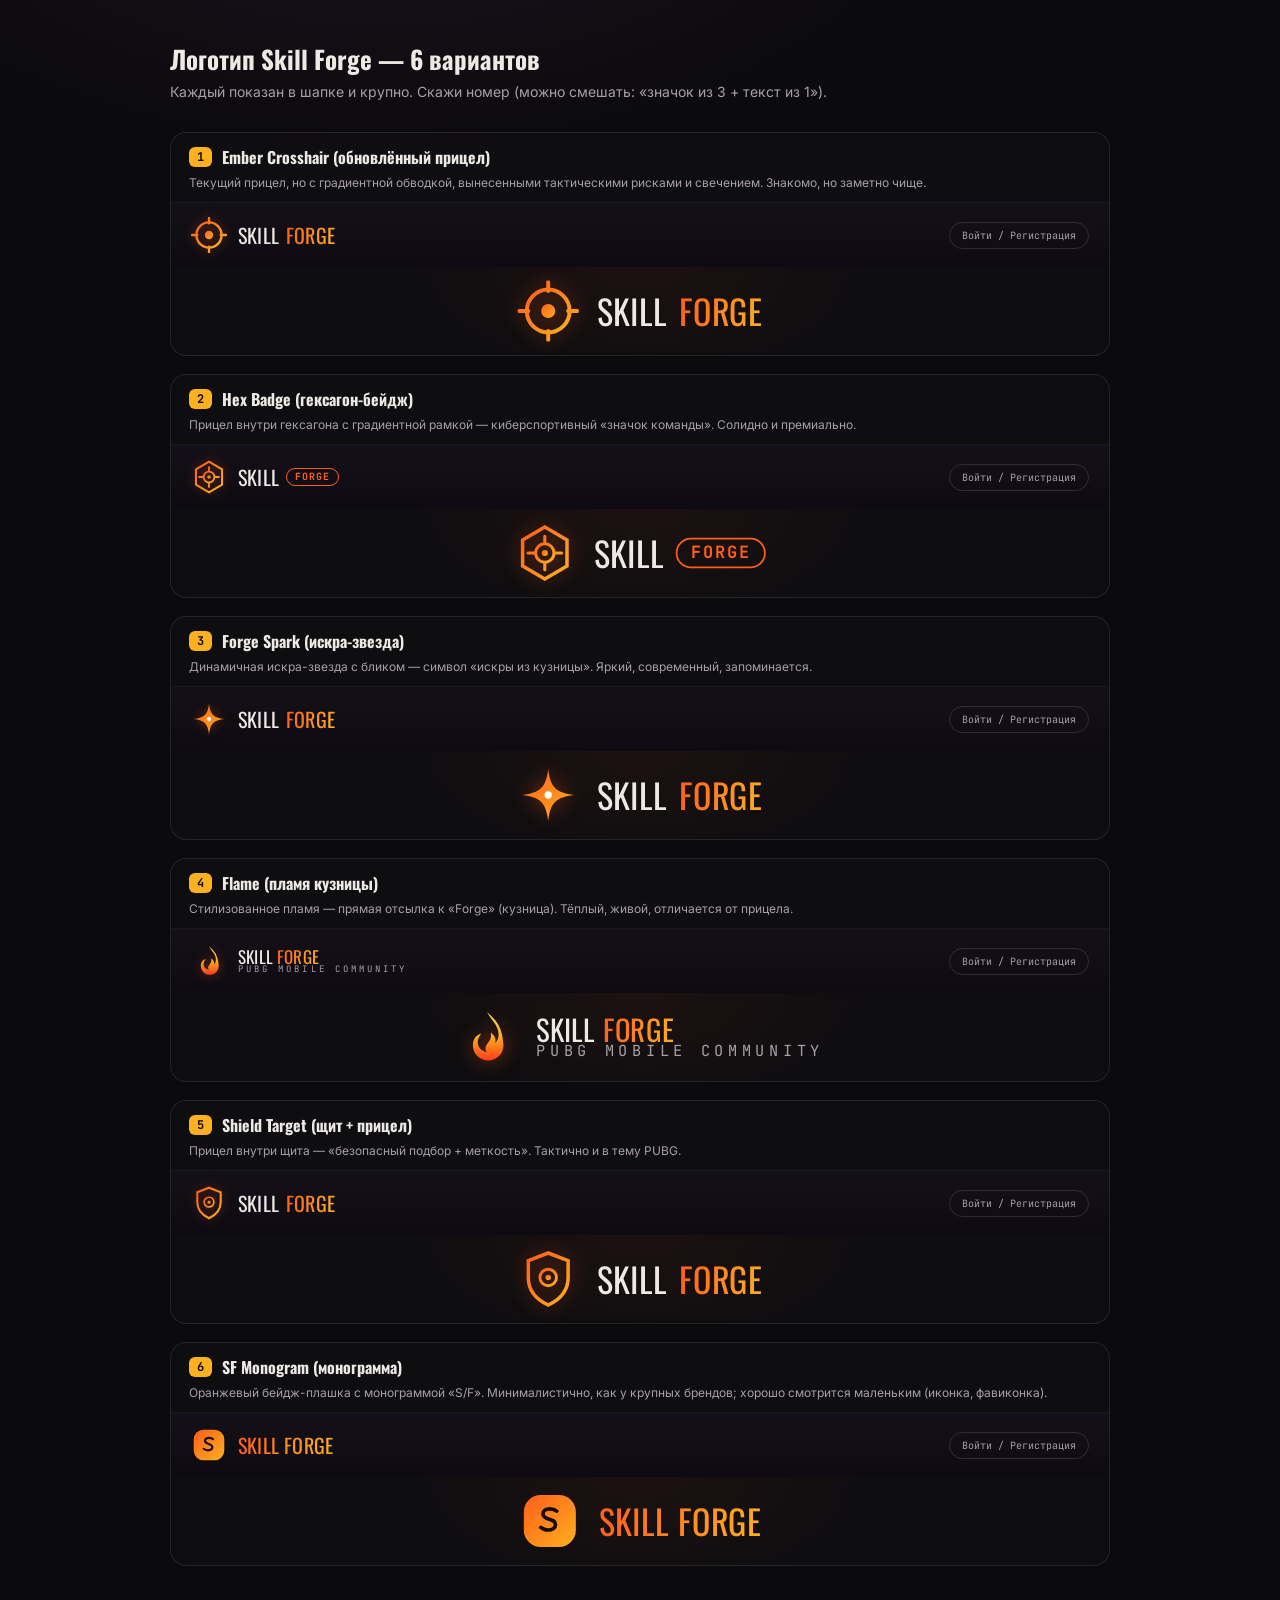
<file: _logo-variants-demo.html>
<!doctype html>
<html lang="ru">
<head>
<meta charset="utf-8">
<meta name="viewport" content="width=device-width, initial-scale=1">
<title>Варианты логотипа</title>
<link href="https://fonts.googleapis.com/css2?family=Oswald:wght@500;600;700&family=JetBrains+Mono:wght@400;700&family=Inter:wght@400;500;600&display=swap" rel="stylesheet">
<style>
  :root{--void:#0b0a0d;--gun:#17151a;--steel:#4a454e;--bone:#edeae6;--ash:#a89fa8;
    --signal:#ff5e1a;--ember:#ffb020;--intel:#2fe0a8;
    --fd:'Oswald',sans-serif;--fm:'JetBrains Mono',monospace;--fb:'Inter',sans-serif;}
  *{box-sizing:border-box;}
  body{margin:0;background:radial-gradient(1100px 600px at 30% -10%,#1c1420,#0b0a0d 55%);color:var(--bone);font-family:var(--fb);padding:40px 24px 90px;}
  .wrap{max-width:940px;margin:0 auto;}
  h1{font-family:var(--fd);font-size:25px;margin:0 0 6px;}
  .lead{color:var(--ash);font-size:14px;margin:0 0 32px;}
  .row{margin-bottom:18px;border:1px solid rgba(237,234,230,.1);border-radius:16px;background:rgba(20,18,24,.4);overflow:hidden;}
  .rh{display:flex;align-items:center;gap:10px;padding:12px 18px 6px;}
  .rh .n{font-family:var(--fm);font-size:12px;font-weight:700;color:var(--void);background:var(--ember);border-radius:6px;padding:2px 8px;}
  .rh h2{font-family:var(--fd);font-size:16px;margin:0;}
  .rd{color:var(--ash);font-size:12px;padding:0 18px 12px;}
  /* nav mock */
  .nav{display:flex;align-items:center;justify-content:space-between;padding:14px 20px;background:linear-gradient(180deg,#141017,#0d0b11);border-top:1px solid rgba(237,234,230,.06);}
  .nav .right{display:flex;gap:10px;align-items:center;}
  .chip{font-family:var(--fm);font-size:10px;color:var(--ash);border:1px solid rgba(237,234,230,.14);border-radius:20px;padding:6px 12px;}
  /* big showcase */
  .big{display:flex;align-items:center;justify-content:center;gap:22px;padding:26px;flex-wrap:wrap;background:radial-gradient(400px 200px at 50% 0,rgba(255,94,26,.06),transparent 60%);}
  .big .brand{transform:scale(1.7);transform-origin:center;}

  .brand{display:inline-flex;align-items:center;gap:11px;text-decoration:none;}
  .brand-mark{width:36px;height:36px;flex:none;display:block;}
  .bw{font-family:var(--fd);font-size:20px;letter-spacing:.01em;color:var(--bone);display:flex;align-items:center;gap:7px;line-height:1;}
  .bw .grad{background:linear-gradient(100deg,var(--signal),var(--ember));-webkit-background-clip:text;background-clip:text;color:transparent;}
  .bw .pill{font-family:var(--fm);font-size:10px;font-weight:700;letter-spacing:.1em;color:var(--signal);border:1px solid var(--signal);border-radius:999px;padding:3px 8px;}
  .bw.stack{flex-direction:column;align-items:flex-start;gap:0;font-size:17px;}
  .bw.stack .sub{font-family:var(--fm);font-size:9px;letter-spacing:.34em;color:var(--ash);}
  .glow{filter:drop-shadow(0 0 6px rgba(255,94,26,.4));}
</style>
</head>
<body>
<div class="wrap">
  <h1>Логотип Skill Forge — 6 вариантов</h1>
  <p class="lead">Каждый показан в шапке и крупно. Скажи номер (можно смешать: «значок из 3 + текст из 1»).</p>
  <div id="root"></div>
</div>
<script>
/* ---- marks ---- */
function grad(id){return '<defs><linearGradient id="'+id+'" x1="0" y1="0" x2="1" y2="1"><stop offset="0" stop-color="#ff5e1a"/><stop offset="1" stop-color="#ffb020"/></linearGradient></defs>';}
var MARKS={
  // 1 ember crosshair (refined current)
  crosshair:'<svg class="brand-mark glow" viewBox="0 0 40 40" fill="none">'+grad('m1')+
    '<circle cx="20" cy="20" r="14" stroke="url(#m1)" stroke-width="2.6"/>'+
    '<path d="M20 1v6M20 33v6M1 20h6M33 20h6" stroke="url(#m1)" stroke-width="2.6" stroke-linecap="round"/>'+
    '<circle cx="20" cy="20" r="4.6" fill="url(#m1)"/></svg>',
  // 2 hex badge + crosshair
  hex:'<svg class="brand-mark glow" viewBox="0 0 40 40" fill="none">'+grad('m2')+
    '<path d="M20 3 L34.5 11.5 V28.5 L20 37 L5.5 28.5 V11.5 Z" stroke="url(#m2)" stroke-width="2.3"/>'+
    '<circle cx="20" cy="20" r="6" stroke="url(#m2)" stroke-width="2"/>'+
    '<path d="M20 9v4M20 27v4M9 20h4M27 20h4" stroke="url(#m2)" stroke-width="2" stroke-linecap="round"/>'+
    '<circle cx="20" cy="20" r="2" fill="url(#m2)"/></svg>',
  // 3 spark / star
  spark:'<svg class="brand-mark glow" viewBox="0 0 40 40" fill="none">'+grad('m3')+
    '<path d="M20 3 C21.5 15, 25 18.5, 37 20 C25 21.5, 21.5 25, 20 37 C18.5 25, 15 21.5, 3 20 C15 18.5, 18.5 15, 20 3 Z" fill="url(#m3)"/>'+
    '<circle cx="20" cy="20" r="2.4" fill="#fff"/></svg>',
  // 4 flame (forge fire)
  flame:'<svg class="brand-mark glow" viewBox="0 0 24 24" fill="none">'+
    '<defs><linearGradient id="m4" x1="0" y1="0" x2="0" y2="1"><stop offset="0" stop-color="#ffd35a"/><stop offset=".5" stop-color="#ffb020"/><stop offset="1" stop-color="#ff3d1a"/></linearGradient></defs>'+
    '<path d="M12 2c1.4 3.2 4.6 5.2 4.6 9.1 0 1.3-.5 2.4-1.3 3.2.4-1.6-.4-3.2-1.8-4 .5 2.4-.8 3.6-1.6 4.7-.7 1-.6 2.2.1 3-1.9-.3-3.6-1.8-3.6-4 0-1.4.7-2.4 1.4-3.4-2.1.6-3.3 2.3-3.3 4.6a6 6 0 1 0 12 0C18 6 14 4.6 12 2z" fill="url(#m4)"/></svg>',
  // 5 shield + target
  shield:'<svg class="brand-mark glow" viewBox="0 0 40 40" fill="none">'+grad('m5')+
    '<path d="M20 3 L33 8 V19 C33 28, 27.5 33.5, 20 37 C12.5 33.5, 7 28, 7 19 V8 Z" stroke="url(#m5)" stroke-width="2.3"/>'+
    '<circle cx="20" cy="19" r="5.4" stroke="url(#m5)" stroke-width="1.9"/>'+
    '<circle cx="20" cy="19" r="1.8" fill="url(#m5)"/></svg>',
  // 6 SF monogram badge
  mono:'<svg class="brand-mark" viewBox="0 0 40 40" fill="none">'+grad('m6')+
    '<rect x="3" y="3" width="34" height="34" rx="11" fill="url(#m6)"/>'+
    '<path d="M24.5 13.5c-1.2-1-3-1.4-4.6-1.4-2.6 0-4.4 1.3-4.4 3.3 0 4.4 8.2 2.4 8.2 6.9 0 2.2-2 3.6-4.8 3.6-1.8 0-3.6-.6-4.8-1.7" stroke="#160a03" stroke-width="2.4" stroke-linecap="round" fill="none"/>'+
    '</svg>'
};
/* ---- wordmarks ---- */
var WM={
  pill:'<span class="bw">SKILL <span class="pill">FORGE</span></span>',
  grad:'<span class="bw">SKILL <span class="grad">FORGE</span></span>',
  stack:'<span class="bw stack"><span>SKILL <span class="grad">FORGE</span></span><span class="sub">PUBG MOBILE COMMUNITY</span></span>',
  gradAll:'<span class="bw"><span class="grad">SKILL&nbsp;FORGE</span></span>'
};
var VARIANTS=[
  {n:'1',t:'Ember Crosshair (обновлённый прицел)',d:'Текущий прицел, но с градиентной обводкой, вынесенными тактическими рисками и свечением. Знакомо, но заметно чище.',mark:'crosshair',wm:'grad'},
  {n:'2',t:'Hex Badge (гексагон-бейдж)',d:'Прицел внутри гексагона с градиентной рамкой — киберспортивный «значок команды». Солидно и премиально.',mark:'hex',wm:'pill'},
  {n:'3',t:'Forge Spark (искра-звезда)',d:'Динамичная искра-звезда с бликом — символ «искры из кузницы». Яркий, современный, запоминается.',mark:'spark',wm:'grad'},
  {n:'4',t:'Flame (пламя кузницы)',d:'Стилизованное пламя — прямая отсылка к «Forge» (кузница). Тёплый, живой, отличается от прицела.',mark:'flame',wm:'stack'},
  {n:'5',t:'Shield Target (щит + прицел)',d:'Прицел внутри щита — «безопасный подбор + меткость». Тактично и в тему PUBG.',mark:'shield',wm:'grad'},
  {n:'6',t:'SF Monogram (монограмма)',d:'Оранжевый бейдж-плашка с монограммой «S/F». Минималистично, как у крупных брендов; хорошо смотрится маленьким (иконка, фавиконка).',mark:'mono',wm:'gradAll'}
];
var root=document.getElementById('root');
root.innerHTML=VARIANTS.map(function(v){
  var brand='<a class="brand">'+MARKS[v.mark]+WM[v.wm]+'</a>';
  return '<div class="row"><div class="rh"><span class="n">'+v.n+'</span><h2>'+v.t+'</h2></div><div class="rd">'+v.d+'</div>'+
    '<div class="nav">'+brand+'<span class="right"><span class="chip">Войти / Регистрация</span></span></div>'+
    '<div class="big">'+brand+'</div></div>';
}).join('');
</script>
</body>
</html>
</file>
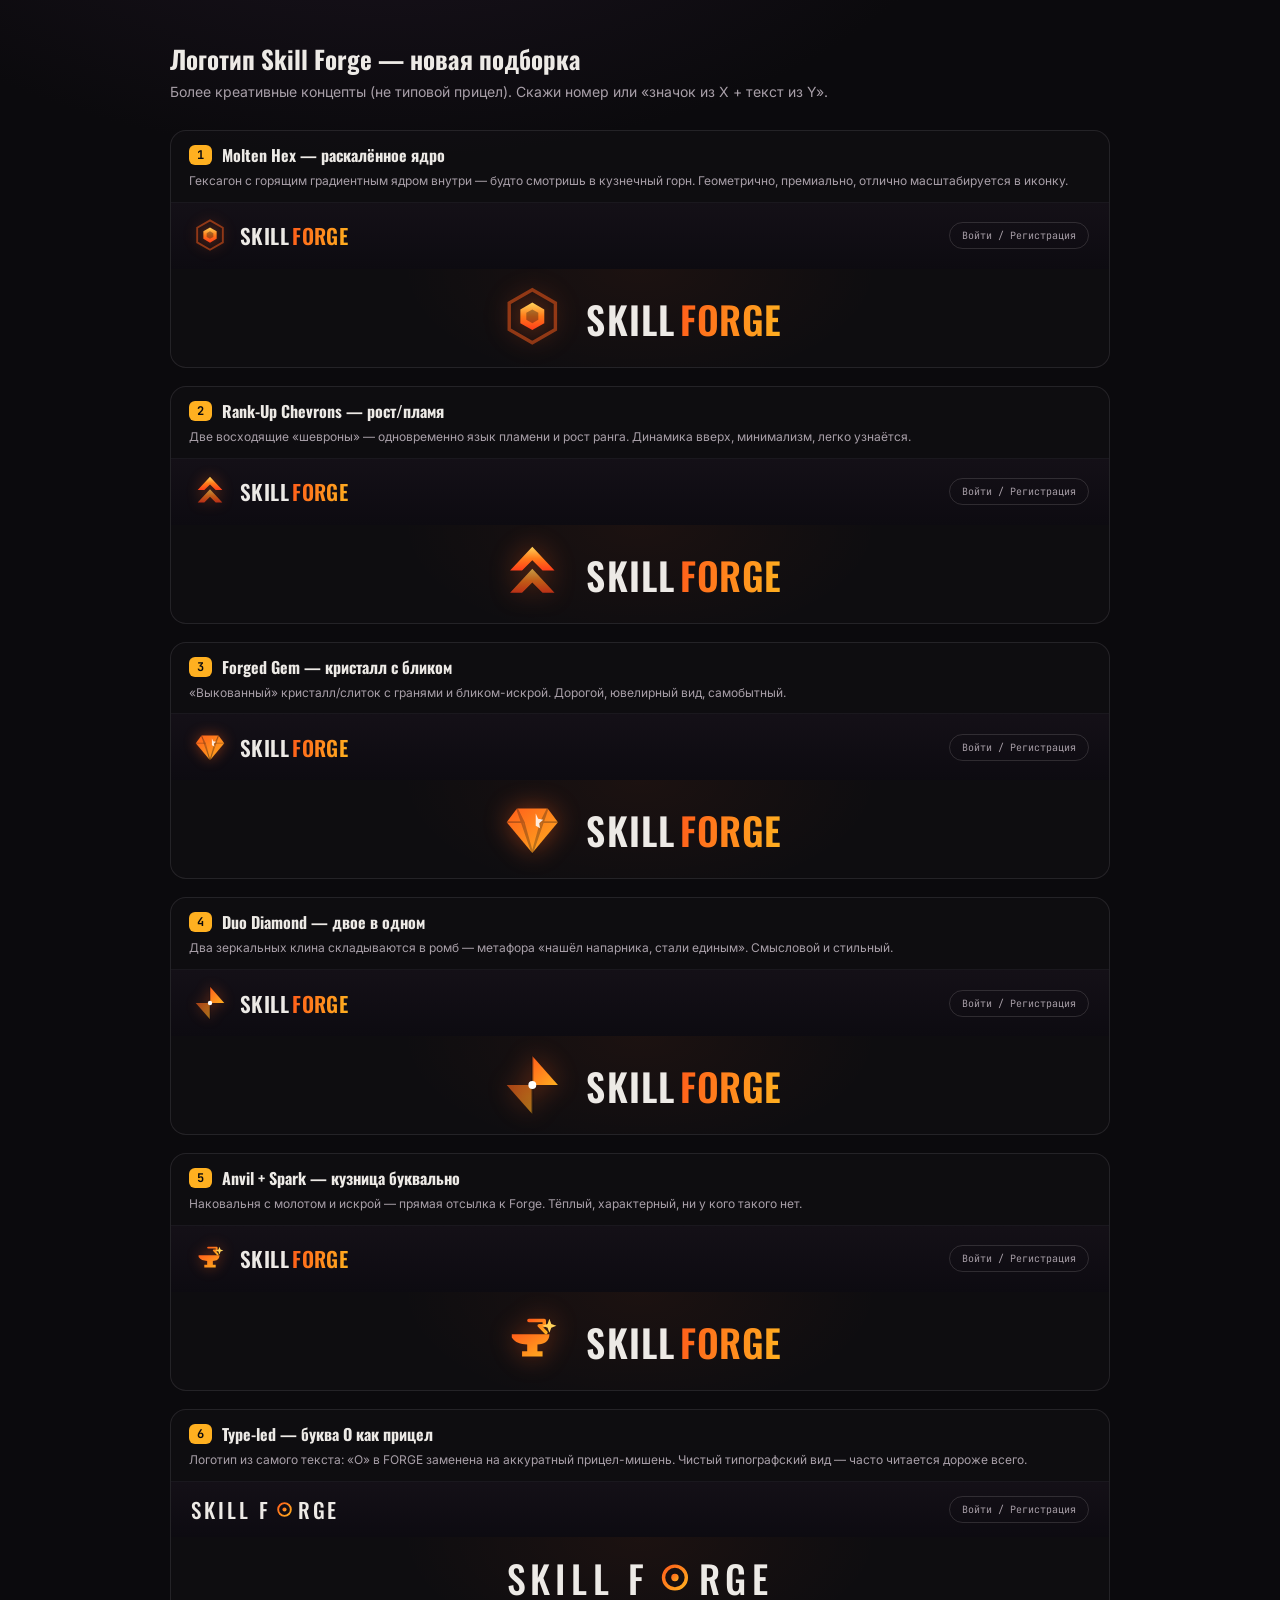
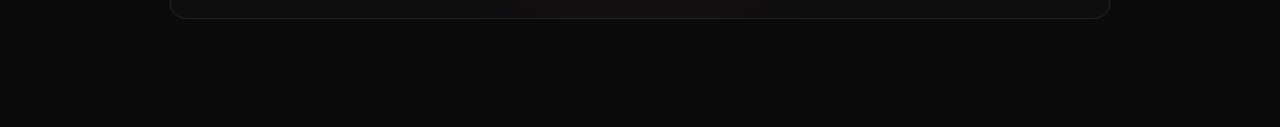
<file: _logo-variants2-demo.html>
<!doctype html>
<html lang="ru">
<head>
<meta charset="utf-8">
<meta name="viewport" content="width=device-width, initial-scale=1">
<title>Логотип — новые варианты</title>
<link href="https://fonts.googleapis.com/css2?family=Oswald:wght@500;600;700&family=JetBrains+Mono:wght@400;700&family=Inter:wght@400;500;600&display=swap" rel="stylesheet">
<style>
  :root{--void:#0b0a0d;--bone:#edeae6;--ash:#a89fa8;--signal:#ff5e1a;--ember:#ffb020;
    --fd:'Oswald',sans-serif;--fm:'JetBrains Mono',monospace;--fb:'Inter',sans-serif;}
  *{box-sizing:border-box;}
  body{margin:0;background:radial-gradient(1100px 600px at 30% -10%,#1c1420,#0b0a0d 55%);color:var(--bone);font-family:var(--fb);padding:40px 24px 90px;}
  .wrap{max-width:940px;margin:0 auto;}
  h1{font-family:var(--fd);font-size:25px;margin:0 0 6px;}
  .lead{color:var(--ash);font-size:14px;margin:0 0 30px;}
  .row{margin-bottom:18px;border:1px solid rgba(237,234,230,.1);border-radius:16px;background:rgba(20,18,24,.4);overflow:hidden;}
  .rh{display:flex;align-items:center;gap:10px;padding:12px 18px 6px;}
  .rh .n{font-family:var(--fm);font-size:12px;font-weight:700;color:var(--void);background:var(--ember);border-radius:6px;padding:2px 8px;}
  .rh h2{font-family:var(--fd);font-size:16px;margin:0;}
  .rd{color:var(--ash);font-size:12px;padding:0 18px 12px;line-height:1.4;}
  .nav{display:flex;align-items:center;justify-content:space-between;padding:14px 20px;background:linear-gradient(180deg,#141017,#0d0b11);border-top:1px solid rgba(237,234,230,.06);}
  .chip{font-family:var(--fm);font-size:10px;color:var(--ash);border:1px solid rgba(237,234,230,.14);border-radius:20px;padding:6px 12px;}
  .big{display:flex;align-items:center;justify-content:center;padding:30px;background:radial-gradient(400px 200px at 50% 0,rgba(255,94,26,.06),transparent 60%);}
  .big .brand{transform:scale(1.8);}
  .brand{display:inline-flex;align-items:center;gap:11px;text-decoration:none;}
  .brand-mark{width:38px;height:38px;flex:none;display:block;}
  .bw{font-family:var(--fd);font-weight:600;font-size:21px;letter-spacing:.02em;color:var(--bone);display:inline-flex;align-items:center;gap:3px;line-height:1;}
  .bw .grad{background:linear-gradient(100deg,var(--signal),var(--ember));-webkit-background-clip:text;background-clip:text;color:transparent;}
  .bw.tracked{letter-spacing:.14em;font-weight:500;}
  .glow{filter:drop-shadow(0 0 7px rgba(255,94,26,.45));}
  .oT{display:inline-block;vertical-align:-2px;margin:0 1px;}
</style>
</head>
<body>
<div class="wrap">
  <h1>Логотип Skill Forge — новая подборка</h1>
  <p class="lead">Более креативные концепты (не типовой прицел). Скажи номер или «значок из X + текст из Y».</p>
  <div id="root"></div>
</div>
<script>
function gv(id){return '<defs><linearGradient id="'+id+'" x1="0" y1="0" x2="1" y2="1"><stop offset="0" stop-color="#ff5e1a"/><stop offset="1" stop-color="#ffb020"/></linearGradient></defs>';}
function gd(id){return '<defs><linearGradient id="'+id+'" x1="0" y1="0" x2="0" y2="1"><stop offset="0" stop-color="#ffd35a"/><stop offset=".5" stop-color="#ff7a1a"/><stop offset="1" stop-color="#ff3d1a"/></linearGradient></defs>';}

var MARKS={
  /* 1 Molten Hex — glowing forged core */
  hexcore:'<svg class="brand-mark glow" viewBox="0 0 40 40" fill="none">'+gd('n1')+
    '<path d="M20 3.5 L33.5 11.25 V26.75 L20 34.5 L6.5 26.75 V11.25 Z" stroke="#ff5e1a" stroke-width="2" opacity=".5"/>'+
    '<path d="M20 11 L27 15 V23 L20 27 L13 23 V15 Z" fill="url(#n1)"/>'+
    '<path d="M20 15 L23.5 17 V21 L20 23 L16.5 21 V17 Z" fill="#0d0b11" opacity=".35"/></svg>',
  /* 2 Rank-up chevrons (flame/level) */
  chev:'<svg class="brand-mark glow" viewBox="0 0 40 40" fill="none">'+gd('n2')+
    '<path d="M20 4 L33 18 H26 L20 12 L14 18 H7 Z" fill="url(#n2)"/>'+
    '<path d="M20 17 L33 31 H26 L20 25 L14 31 H7 Z" fill="url(#n2)" opacity=".7"/></svg>',
  /* 3 Forged ingot / gem with glint */
  gem:'<svg class="brand-mark glow" viewBox="0 0 40 40" fill="none">'+gv('n3')+
    '<path d="M11 8 H29 L35 16 L20 34 L5 16 Z" fill="url(#n3)"/>'+
    '<path d="M11 8 L15 16 H5 M29 8 L25 16 H35 M15 16 L20 34 L25 16 M11 8 L20 34 M29 8 L20 34" stroke="#0d0b11" stroke-width="1" opacity=".28" fill="none"/>'+
    '<path d="M22 11 l1.4 3 3 .6 -2.4 2 .6 3 -2.6-1.5" fill="#fff" opacity=".85"/></svg>',
  /* 4 Duo diamond — two teammates / unity */
  duo:'<svg class="brand-mark glow" viewBox="0 0 40 40" fill="none">'+gv('n4')+
    '<path d="M20 3 L35 20 L20 20 Z" fill="url(#n4)"/>'+
    '<path d="M20 37 L5 20 L20 20 Z" fill="url(#n4)" opacity=".62"/>'+
    '<path d="M20 3 L20 37" stroke="#0d0b11" stroke-width="1.3" opacity=".4"/>'+
    '<circle cx="20" cy="20" r="2.3" fill="#fff"/></svg>',
  /* 5 Anvil + spark (literal forge) */
  anvil:'<svg class="brand-mark glow" viewBox="0 0 40 40" fill="none">'+gv('n5')+
    '<path d="M8 16 H30 C30 20 27 22 23 22 V26 H26 V29 H14 V26 H17 V22 C13 22 10 21 8 18 Z" fill="url(#n5)"/>'+
    '<path d="M18 8 h9 v3 h-3 l4 4" stroke="url(#n5)" stroke-width="2" stroke-linecap="round" stroke-linejoin="round" fill="none"/>'+
    '<path d="M30 7 l1.1 3 3 1.1 -3 1.1 -1.1 3 -1.1-3 -3-1.1 3-1.1 z" fill="#ffd35a"/></svg>',
  /* 6 for wordmark-integrated (target O), tiny mark not used */
  none:''
};

var WM={
  grad:'<span class="bw">SKILL <span class="grad">FORGE</span></span>',
  tight:'<span class="bw">SKILL<span class="grad">FORGE</span></span>',
  /* target-O wordmark */
  targetO:'<span class="bw tracked">SKILL F'+
    '<svg class="oT" width="19" height="19" viewBox="0 0 24 24" fill="none">'+gv('o1')+
    '<circle cx="12" cy="12" r="8" stroke="url(#o1)" stroke-width="2.4"/><circle cx="12" cy="12" r="2.6" fill="url(#o1)"/></svg>'+
    'RGE</span>'
};

var V=[
  {n:'1',t:'Molten Hex — раскалённое ядро',d:'Гексагон с горящим градиентным ядром внутри — будто смотришь в кузнечный горн. Геометрично, премиально, отлично масштабируется в иконку.',mark:'hexcore',wm:'grad'},
  {n:'2',t:'Rank-Up Chevrons — рост/пламя',d:'Две восходящие «шевроны» — одновременно язык пламени и рост ранга. Динамика вверх, минимализм, легко узнаётся.',mark:'chev',wm:'grad'},
  {n:'3',t:'Forged Gem — кристалл с бликом',d:'«Выкованный» кристалл/слиток с гранями и бликом-искрой. Дорогой, ювелирный вид, самобытный.',mark:'gem',wm:'tight'},
  {n:'4',t:'Duo Diamond — двое в одном',d:'Два зеркальных клина складываются в ромб — метафора «нашёл напарника, стали единым». Смысловой и стильный.',mark:'duo',wm:'grad'},
  {n:'5',t:'Anvil + Spark — кузница буквально',d:'Наковальня с молотом и искрой — прямая отсылка к Forge. Тёплый, характерный, ни у кого такого нет.',mark:'anvil',wm:'grad'},
  {n:'6',t:'Type-led — буква O как прицел',d:'Логотип из самого текста: «O» в FORGE заменена на аккуратный прицел-мишень. Чистый типографский вид — часто читается дороже всего.',mark:'none',wm:'targetO'}
];
document.getElementById('root').innerHTML=V.map(function(v){
  var brand='<a class="brand">'+(MARKS[v.mark]||'')+WM[v.wm]+'</a>';
  return '<div class="row"><div class="rh"><span class="n">'+v.n+'</span><h2>'+v.t+'</h2></div><div class="rd">'+v.d+'</div>'+
    '<div class="nav">'+brand+'<span class="chip">Войти / Регистрация</span></div>'+
    '<div class="big">'+brand+'</div></div>';
}).join('');
</script>
</body>
</html>
</file>
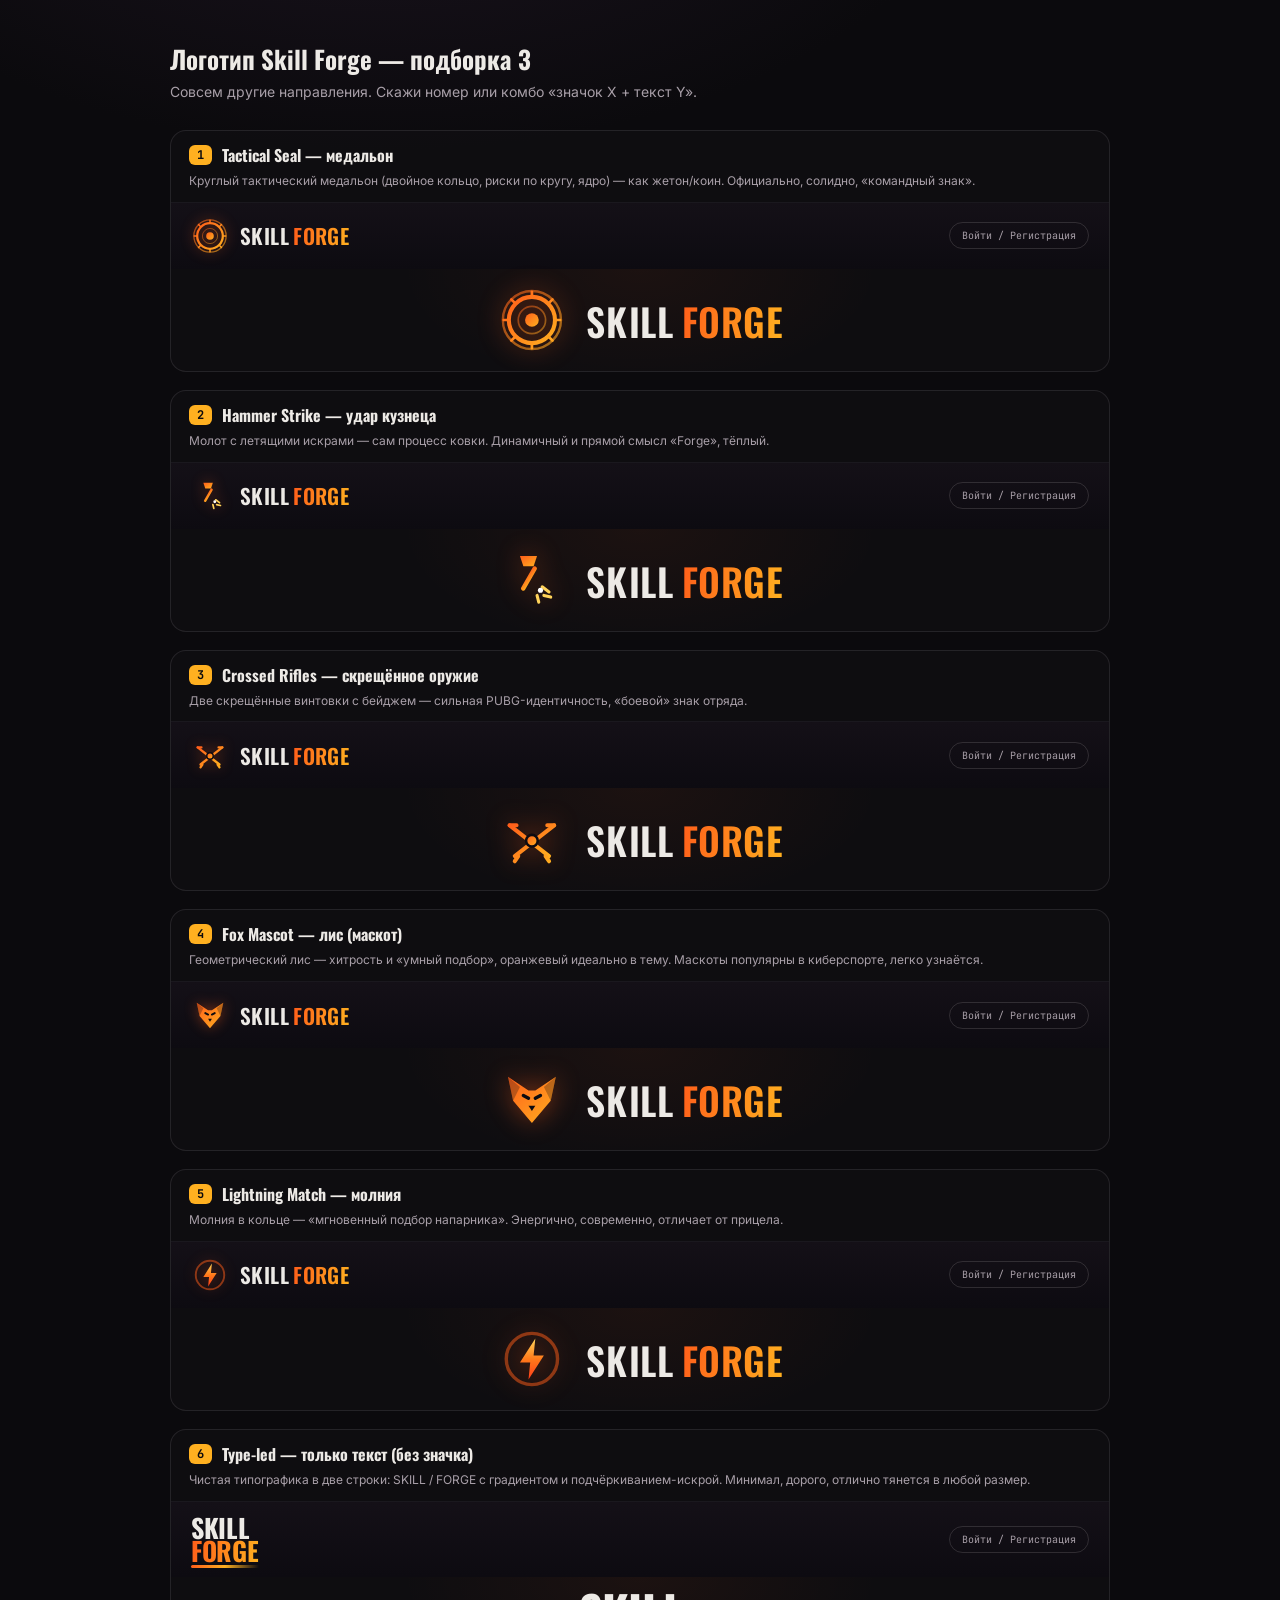
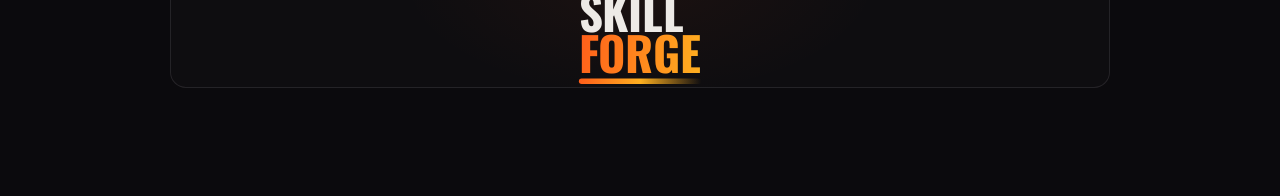
<file: _logo-variants3-demo.html>
<!doctype html>
<html lang="ru">
<head>
<meta charset="utf-8">
<meta name="viewport" content="width=device-width, initial-scale=1">
<title>Логотип — подборка 3</title>
<link href="https://fonts.googleapis.com/css2?family=Oswald:wght@500;600;700&family=JetBrains+Mono:wght@400;700&family=Inter:wght@400;500;600&display=swap" rel="stylesheet">
<style>
  :root{--void:#0b0a0d;--bone:#edeae6;--ash:#a89fa8;--signal:#ff5e1a;--ember:#ffb020;
    --fd:'Oswald',sans-serif;--fm:'JetBrains Mono',monospace;--fb:'Inter',sans-serif;}
  *{box-sizing:border-box;}
  body{margin:0;background:radial-gradient(1100px 600px at 30% -10%,#1c1420,#0b0a0d 55%);color:var(--bone);font-family:var(--fb);padding:40px 24px 90px;}
  .wrap{max-width:940px;margin:0 auto;}
  h1{font-family:var(--fd);font-size:25px;margin:0 0 6px;}
  .lead{color:var(--ash);font-size:14px;margin:0 0 30px;}
  .row{margin-bottom:18px;border:1px solid rgba(237,234,230,.1);border-radius:16px;background:rgba(20,18,24,.4);overflow:hidden;}
  .rh{display:flex;align-items:center;gap:10px;padding:12px 18px 6px;}
  .rh .n{font-family:var(--fm);font-size:12px;font-weight:700;color:var(--void);background:var(--ember);border-radius:6px;padding:2px 8px;}
  .rh h2{font-family:var(--fd);font-size:16px;margin:0;}
  .rd{color:var(--ash);font-size:12px;padding:0 18px 12px;line-height:1.4;}
  .nav{display:flex;align-items:center;justify-content:space-between;padding:14px 20px;background:linear-gradient(180deg,#141017,#0d0b11);border-top:1px solid rgba(237,234,230,.06);}
  .chip{font-family:var(--fm);font-size:10px;color:var(--ash);border:1px solid rgba(237,234,230,.14);border-radius:20px;padding:6px 12px;}
  .big{display:flex;align-items:center;justify-content:center;padding:32px;background:radial-gradient(400px 200px at 50% 0,rgba(255,94,26,.06),transparent 60%);}
  .big .brand{transform:scale(1.8);}
  .brand{display:inline-flex;align-items:center;gap:11px;text-decoration:none;}
  .brand-mark{width:38px;height:38px;flex:none;display:block;}
  .bw{font-family:var(--fd);font-weight:600;font-size:21px;letter-spacing:.02em;color:var(--bone);display:inline-flex;align-items:baseline;gap:4px;line-height:1;}
  .bw .grad{background:linear-gradient(100deg,var(--signal),var(--ember));-webkit-background-clip:text;background-clip:text;color:transparent;}
  .glow{filter:drop-shadow(0 0 7px rgba(255,94,26,.45));}
  /* type-led wordmark 6 */
  .bwbold{font-family:var(--fd);font-weight:700;font-size:26px;letter-spacing:-.01em;line-height:.9;display:inline-flex;flex-direction:column;}
  .bwbold .l1{color:var(--bone);}
  .bwbold .l2{background:linear-gradient(100deg,var(--signal),var(--ember));-webkit-background-clip:text;background-clip:text;color:transparent;position:relative;}
  .bwbold .l2::after{content:"";position:absolute;left:0;right:0;bottom:-5px;height:3px;border-radius:2px;background:linear-gradient(90deg,var(--signal),var(--ember),transparent);}
</style>
</head>
<body>
<div class="wrap">
  <h1>Логотип Skill Forge — подборка 3</h1>
  <p class="lead">Совсем другие направления. Скажи номер или комбо «значок X + текст Y».</p>
  <div id="root"></div>
</div>
<script>
function gv(id){return '<defs><linearGradient id="'+id+'" x1="0" y1="0" x2="1" y2="1"><stop offset="0" stop-color="#ff5e1a"/><stop offset="1" stop-color="#ffb020"/></linearGradient></defs>';}
function gd(id){return '<defs><linearGradient id="'+id+'" x1="0" y1="0" x2="0" y2="1"><stop offset="0" stop-color="#ffd35a"/><stop offset=".5" stop-color="#ff7a1a"/><stop offset="1" stop-color="#ff3d1a"/></linearGradient></defs>';}
var MARKS={
  /* 1 tactical seal / medallion */
  seal:'<svg class="brand-mark glow" viewBox="0 0 40 40" fill="none">'+gv('s1')+
    '<circle cx="20" cy="20" r="17" stroke="url(#s1)" stroke-width="1.4" opacity=".6"/>'+
    '<circle cx="20" cy="20" r="13.5" stroke="url(#s1)" stroke-width="2.4"/>'+
    '<g stroke="url(#s1)" stroke-width="1.6" stroke-linecap="round">'+
    '<path d="M20 3.5v3M20 33.5v3M3.5 20h3M33.5 20h3M8 8l2 2M32 8l-2 2M8 32l2-2M32 32l-2-2"/></g>'+
    '<circle cx="20" cy="20" r="4" fill="url(#s1)"/><circle cx="20" cy="20" r="8" stroke="url(#s1)" stroke-width="1" opacity=".5"/></svg>',
  /* 2 hammer strike + sparks */
  hammer:'<svg class="brand-mark glow" viewBox="0 0 40 40" fill="none">'+gv('h1')+
    '<path d="M13 6 L23 6 L21 12 L15 12 Z" fill="url(#h1)"/>'+
    '<rect x="17" y="11" width="2.6" height="16" rx="1.2" transform="rotate(30 18 19)" fill="url(#h1)"/>'+
    '<g stroke="#ffd35a" stroke-width="1.8" stroke-linecap="round"><path d="M26 24l4 3M27 29l4 1M23 29l1 4"/></g>'+
    '<circle cx="25" cy="26" r="1.5" fill="#fff"/></svg>',
  /* 3 crossed rifles badge */
  guns:'<svg class="brand-mark glow" viewBox="0 0 40 40" fill="none">'+gv('g1')+
    '<g stroke="url(#g1)" stroke-width="2.4" stroke-linecap="round">'+
    '<path d="M7 12 L30 30"/><path d="M33 12 L10 30"/></g>'+
    '<path d="M7 12 h4 M33 12 h-4 M28 30 l2 3 M12 30 l-2 3" stroke="url(#g1)" stroke-width="2.4" stroke-linecap="round"/>'+
    '<circle cx="20" cy="21" r="3.4" fill="url(#g1)" stroke="#0d0b11" stroke-width="1.5"/></svg>',
  /* 4 geometric fox mascot */
  fox:'<svg class="brand-mark glow" viewBox="0 0 40 40" fill="none">'+gv('f1')+
    '<path d="M6 7 L18 15 L22 15 L34 7 L31 21 L20 34 L9 21 Z" fill="url(#f1)"/>'+
    '<path d="M6 7 L13 13 L9 21 Z M34 7 L27 13 L31 21 Z" fill="#0d0b11" opacity=".28"/>'+
    '<path d="M15 18 l3 1.6 M25 18 l-3 1.6" stroke="#0d0b11" stroke-width="2" stroke-linecap="round"/>'+
    '<path d="M20 27 l-2-3 h4 z" fill="#0d0b11"/></svg>',
  /* 5 lightning match (bolt in ring) */
  bolt:'<svg class="brand-mark glow" viewBox="0 0 40 40" fill="none">'+gd('b1')+
    '<circle cx="20" cy="20" r="15" stroke="#ff5e1a" stroke-width="2" opacity=".5"/>'+
    '<path d="M22 8 L13 22 H19 L18 32 L27 18 H21 Z" fill="url(#b1)"/></svg>'
};
var WM={
  grad:'<span class="bw">SKILL <span class="grad">FORGE</span></span>',
  bold:'<span class="bwbold"><span class="l1">SKILL</span><span class="l2">FORGE</span></span>'
};
var V=[
  {n:'1',t:'Tactical Seal — медальон',d:'Круглый тактический медальон (двойное кольцо, риски по кругу, ядро) — как жетон/коин. Официально, солидно, «командный знак».',mark:'seal',wm:'grad'},
  {n:'2',t:'Hammer Strike — удар кузнеца',d:'Молот с летящими искрами — сам процесс ковки. Динамичный и прямой смысл «Forge», тёплый.',mark:'hammer',wm:'grad'},
  {n:'3',t:'Crossed Rifles — скрещённое оружие',d:'Две скрещённые винтовки с бейджем — сильная PUBG-идентичность, «боевой» знак отряда.',mark:'guns',wm:'grad'},
  {n:'4',t:'Fox Mascot — лис (маскот)',d:'Геометрический лис — хитрость и «умный подбор», оранжевый идеально в тему. Маскоты популярны в киберспорте, легко узнаётся.',mark:'fox',wm:'grad'},
  {n:'5',t:'Lightning Match — молния',d:'Молния в кольце — «мгновенный подбор напарника». Энергично, современно, отличает от прицела.',mark:'bolt',wm:'grad'},
  {n:'6',t:'Type-led — только текст (без значка)',d:'Чистая типографика в две строки: SKILL / FORGE с градиентом и подчёркиванием-искрой. Минимал, дорого, отлично тянется в любой размер.',mark:null,wm:'bold'}
];
document.getElementById('root').innerHTML=V.map(function(v){
  var brand='<a class="brand">'+(v.mark?MARKS[v.mark]:'')+WM[v.wm]+'</a>';
  return '<div class="row"><div class="rh"><span class="n">'+v.n+'</span><h2>'+v.t+'</h2></div><div class="rd">'+v.d+'</div>'+
    '<div class="nav">'+brand+'<span class="chip">Войти / Регистрация</span></div>'+
    '<div class="big">'+brand+'</div></div>';
}).join('');
</script>
</body>
</html>
</file>
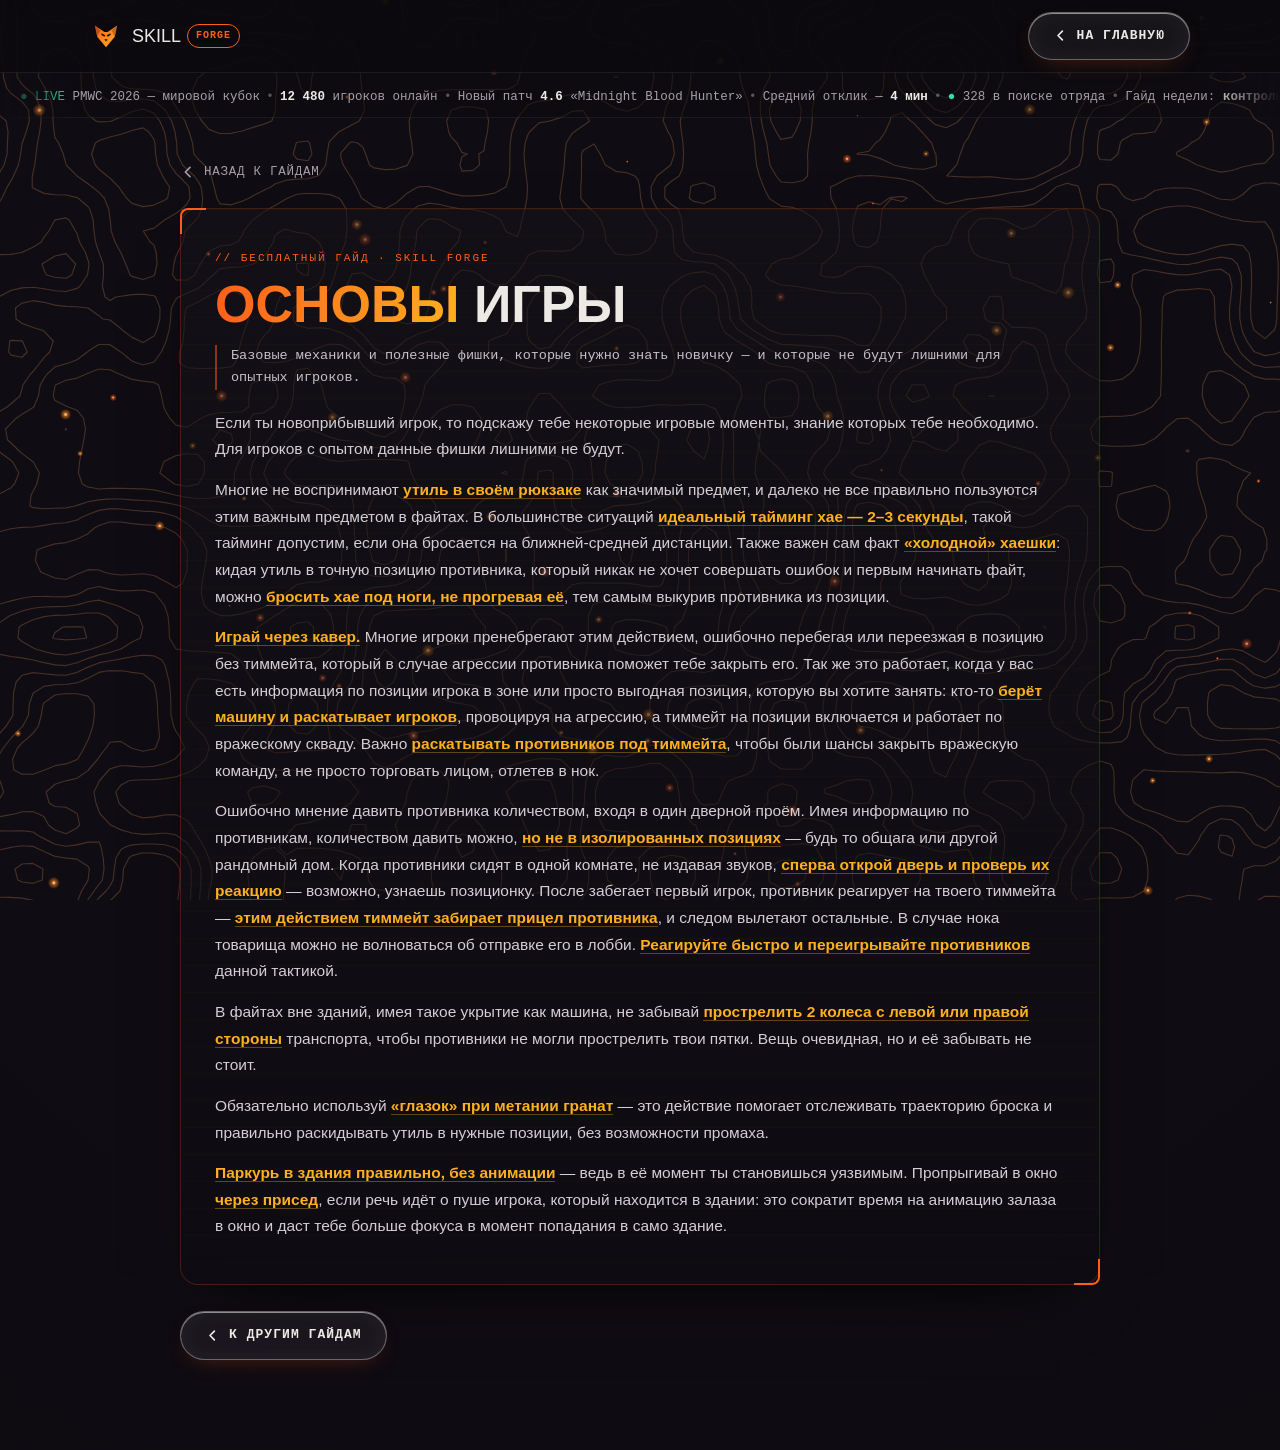
<file: free-guide.html>
<!DOCTYPE html>
<html lang="ru">
<head>
<meta charset="UTF-8">
<meta name="viewport" content="width=device-width, initial-scale=1.0">
<meta http-equiv="Cache-Control" content="no-cache, no-store, must-revalidate">
<meta http-equiv="Pragma" content="no-cache">
<meta http-equiv="Expires" content="0">
<title>Skill Forge — Гайд</title>
<meta name="description" content="Разбор механики PUBG Mobile: тайминги, раскидки, настройки и фишки для роста скилла.">
<meta name="theme-color" content="#0b0a0d">
<link rel="manifest" href="manifest.json">
<link rel="icon" type="image/svg+xml" href="assets/favicon.svg">
<link rel="icon" type="image/png" sizes="192x192" href="assets/icon-192.png">
<link rel="apple-touch-icon" href="assets/apple-touch-icon.png">
<link rel="stylesheet" href="assets/site.css">
<script defer src="assets/site.js"></script>
<meta name="apple-mobile-web-app-capable" content="yes">
<meta name="mobile-web-app-capable" content="yes">
<meta name="apple-mobile-web-app-status-bar-style" content="black-translucent">
<meta name="apple-mobile-web-app-title" content="Skill Forge">
<meta property="og:type" content="article">
<meta property="og:site_name" content="Skill Forge">
<meta property="og:title" content="Гайд PUBG Mobile — Skill Forge">
<meta property="og:description" content="Разбор механики: тайминги, раскидки, настройки и фишки для роста скилла.">
<meta property="og:image" content="https://kostaysss.github.io/skill-forge/assets/og-image-fox.jpg">
<meta property="og:image:width" content="1200">
<meta property="og:image:height" content="630">
<meta property="og:url" content="https://kostaysss.github.io/skill-forge/guide.html">
<meta name="twitter:card" content="summary_large_image">
<meta name="twitter:title" content="Гайд PUBG Mobile — Skill Forge">
<meta name="twitter:description" content="Разбор механики: тайминги, раскидки, настройки и фишки для роста скилла.">
<meta name="twitter:image" content="https://kostaysss.github.io/skill-forge/assets/og-image-fox.jpg">
<script>if('serviceWorker' in navigator){window.addEventListener('load',function(){navigator.serviceWorker.register('sw.js').catch(function(){});});}</script>
<style>
  :root{
    --void:#0b0a0d; --gunmetal:#17151a; --gunmetal-2:#211d24; --steel:#4a454e;
    --bone:#edeae6; --ash:#a89fa8; --signal:#ff5e1a; --ember:#ffb020; --intel:#2fe0a8;
    --grid-line: rgba(237,234,230,0.05);
    --font-display: "Arial Black","Haettenschweiler","Franklin Gothic Bold","Segoe UI",sans-serif;
    --font-body: -apple-system,"Segoe UI",Roboto,"Helvetica Neue",Arial,sans-serif;
    --font-mono: "SF Mono","Cascadia Code","Consolas","Roboto Mono",ui-monospace,monospace;
  }
  *{box-sizing:border-box;}
  html,body{margin:0;padding:0;}
  body{background:radial-gradient(150% 120% at 50% 38%, #100c13 42%, #08070b 100%), var(--void);color:var(--bone);font-family:var(--font-body);line-height:1.6;overflow-x:hidden;-webkit-font-smoothing:antialiased;}
  a{color:inherit;}
  ::selection{background:var(--signal);color:var(--void);}
  a:focus-visible,button:focus-visible{outline:2px solid var(--ember);outline-offset:3px;border-radius:2px;}

  .bg-topo{position:fixed;inset:0;z-index:-2;pointer-events:none;opacity:0.22;}
  .bg-topo svg{position:absolute;inset:0;width:100%;height:100%;display:block;}
  .ember-global{position:fixed;inset:0;z-index:-1;width:100%;height:100%;pointer-events:none;}

  .wrap{max-width:1000px;margin:0 auto;padding:0 clamp(20px,4vw,40px);}

  .btn{
    font-family:var(--font-mono);font-size:13px;font-weight:700;letter-spacing:0.08em;text-transform:uppercase;
    text-decoration:none;border:none;cursor:pointer;display:inline-flex;align-items:center;gap:9px;
    padding:13px 24px;border-radius:999px;transition:transform .15s ease, filter .15s ease, border-color .15s ease;
  }
  .btn:hover{transform:translateY(-2px);}
  .btn-primary{background:rgba(255,255,255,0.05);color:var(--bone);border:1px solid rgba(255,255,255,0.34);backdrop-filter:blur(18px) saturate(1.3);-webkit-backdrop-filter:blur(18px) saturate(1.3);box-shadow:inset 0 1px 0 rgba(255,255,255,0.5), inset 0 0 22px rgba(255,255,255,0.05), 0 8px 24px -12px rgba(255,94,26,0.35);}
  .btn-primary:hover{background:rgba(255,94,26,0.16);border-color:rgba(255,255,255,0.55);}
  .btn-ghost{background:rgba(255,255,255,0.04);color:var(--bone);border:1px solid rgba(255,255,255,0.22);backdrop-filter:blur(18px) saturate(1.2);-webkit-backdrop-filter:blur(18px) saturate(1.2);box-shadow:inset 0 1px 0 rgba(255,255,255,0.28);}
  .btn-ghost:hover{border-color:rgba(255,94,26,0.6);background:rgba(255,255,255,0.1);}

  /* nav */
  .nav{position:sticky;top:0;z-index:200;background:rgba(11,10,13,0.94);border-bottom:1px solid rgba(237,234,230,0.08);}
  .nav .wrap{display:flex;align-items:center;justify-content:space-between;height:72px;max-width:1180px;}
  .brand{display:flex;align-items:center;gap:10px;text-decoration:none;}
  .brand svg{width:32px;height:32px;}
  .brand-word{font-family:var(--font-display);font-size:18px;color:var(--bone);display:flex;align-items:center;gap:6px;}
  .brand-word .tag{font-family:var(--font-mono);font-size:10px;font-weight:700;letter-spacing:0.1em;color:var(--signal);border:1px solid var(--signal);border-radius:999px;padding:3px 8px;}

  main{padding:44px 0 90px;position:relative;z-index:1;}

  .back-link{
    display:inline-flex;align-items:center;gap:8px;text-decoration:none;
    font-family:var(--font-mono);font-size:12.5px;letter-spacing:0.06em;text-transform:uppercase;color:var(--ash);
    margin-bottom:26px;transition:color .15s ease, gap .15s ease;
  }
  .back-link:hover{color:var(--signal);gap:12px;}
  .back-link svg{width:16px;height:16px;}

  .eyebrow{font-family:var(--font-mono);font-size:12px;letter-spacing:0.14em;text-transform:uppercase;color:var(--ash);display:inline-flex;align-items:center;gap:10px;flex-wrap:wrap;}
  .eyebrow .chip{border:1px solid rgba(255,94,26,0.4);color:var(--ember);border-radius:999px;padding:3px 10px;}
  .eyebrow .chip.lock{display:inline-flex;align-items:center;gap:6px;}
  .eyebrow .chip.lock svg{width:12px;height:12px;}

  .guide-head{display:grid;grid-template-columns:1.1fr 1fr;gap:30px;align-items:center;margin-bottom:38px;}
  @media(max-width:760px){.guide-head{grid-template-columns:1fr;}}
  .guide-head--free{grid-template-columns:1fr;max-width:760px;margin-bottom:26px;}
  .guide-head--free .lead{max-width:64ch;}
  h1.guide-title{font-family:var(--font-display);font-size:clamp(30px,5vw,52px);text-transform:uppercase;line-height:1.02;margin:16px 0 16px;text-wrap:balance;}
  h1.guide-title .accent{background:linear-gradient(100deg,var(--signal),var(--ember));-webkit-background-clip:text;background-clip:text;color:transparent;}
  .lead{color:var(--ash);font-size:16px;margin:0;max-width:52ch;}

  /* ===== Variant 3: Tactical HUD (applied to all free guides) ===== */
  .hud-frame{position:relative;margin:0 0 26px;padding:34px 34px 30px;border-radius:18px;
    border:1px solid rgba(255,94,26,.22);
    background:
      linear-gradient(rgba(255,94,26,.022) 1px,transparent 1px) 0 0/100% 27px,
      linear-gradient(180deg,rgba(20,18,24,.55),rgba(13,11,17,.55));
    box-shadow:0 30px 70px -40px #000;}
  .hud-frame::before,.hud-frame::after{content:"";position:absolute;width:24px;height:24px;border:2px solid var(--signal);pointer-events:none;}
  .hud-frame::before{top:-1px;left:-1px;border-right:none;border-bottom:none;border-radius:8px 0 0 0;}
  .hud-frame::after{bottom:-1px;right:-1px;border-left:none;border-top:none;border-radius:0 0 8px 0;}
  @media(max-width:560px){ .hud-frame{padding:24px 18px 22px;} }
  .brief{font-family:var(--font-mono);font-size:11px;letter-spacing:.18em;text-transform:uppercase;color:var(--signal);}
  .hud-frame .guide-head--free{max-width:none;margin-bottom:20px;}
  .hud-frame h1.guide-title{margin:10px 0 14px;}
  .hud-frame .lead{max-width:none;border-left:2px solid rgba(255,94,26,.5);padding-left:14px;
    font-family:var(--font-mono);font-size:13.5px;line-height:1.65;color:#c7c1c7;}
  .hud-frame .guide-content{max-width:none;}
  .hud-frame .guide-content p{font-size:15.5px;line-height:1.72;color:#d5cfd5;margin:0 0 14px;}
  .hud-frame .guide-content .hl{color:var(--ember);font-weight:700;border-bottom:1px solid rgba(255,176,32,.35);}

  .guide-hero{position:relative;border-radius:18px;overflow:hidden;aspect-ratio:16/10;border:1px solid rgba(237,234,230,0.1);box-shadow:0 26px 50px -22px rgba(0,0,0,0.8);}
  .guide-hero img{width:100%;height:100%;object-fit:cover;filter:contrast(1.08) saturate(1.12);animation:ken 20s ease-in-out infinite alternate;transform-origin:60% 40%;}
  @keyframes ken{from{transform:scale(1.03);}to{transform:scale(1.12);}}
  .guide-hero::after{content:"";position:absolute;inset:0;background:radial-gradient(120% 80% at 50% 10%, rgba(255,120,40,0.14), transparent 55%),linear-gradient(180deg, transparent 55%, rgba(0,0,0,0.65));}

  /* video placeholder */
  .video-box{
    position:relative;border-radius:18px;border:1.5px dashed rgba(255,94,26,0.35);
    background:linear-gradient(160deg, rgba(33,29,36,0.6), rgba(12,11,15,0.8));
    padding:46px 24px;text-align:center;margin-bottom:40px;overflow:hidden;
  }
  .video-box .vp{
    width:70px;height:70px;border-radius:50%;margin:0 auto 16px;
    background:linear-gradient(135deg,var(--signal),var(--ember));color:#fff;
    display:flex;align-items:center;justify-content:center;
    box-shadow:0 0 0 10px rgba(255,94,26,0.12);animation:vpPulse 2.6s ease-in-out infinite;
  }
  @keyframes vpPulse{0%,100%{box-shadow:0 0 0 8px rgba(255,94,26,0.1);}50%{box-shadow:0 0 0 16px rgba(255,94,26,0.05);}}
  .video-box .vp svg{width:26px;height:26px;margin-left:3px;}
  .video-box h3{font-family:var(--font-display);text-transform:uppercase;font-size:18px;margin:0 0 6px;}
  .video-box p{color:var(--ash);font-size:13.5px;margin:0;}

  .guide-content{max-width:760px;}
  .guide-content section{margin-bottom:30px;}
  .guide-content h2{font-family:var(--font-body);font-weight:800;text-transform:uppercase;letter-spacing:0.02em;font-size:19px;margin:0 0 12px;display:flex;align-items:center;gap:10px;}
  .guide-content h2::before{content:"";width:8px;height:22px;border-radius:3px;background:linear-gradient(180deg,var(--signal),var(--ember));flex:none;}
  .guide-content p{color:var(--ash);font-size:15px;margin:0 0 10px;}
  .guide-content .hl{color:var(--ember);font-weight:700;}
  .guide-content ul{margin:2px 0 16px;padding:0;list-style:none;display:grid;gap:9px;}
  .guide-content ul li{position:relative;padding-left:22px;color:var(--ash);font-size:15px;line-height:1.5;}
  .guide-content ul li::before{content:"";position:absolute;left:2px;top:8px;width:8px;height:8px;border-radius:2px;
    background:linear-gradient(180deg,var(--signal),var(--ember));transform:rotate(45deg);}
  @media (max-width:520px){ .guide-content ul li{font-size:14.5px;} }
  .ob-sub{font-family:var(--font-body);font-weight:800;text-transform:uppercase;letter-spacing:.04em;font-size:15px;color:var(--bone);margin:26px 0 12px;display:flex;align-items:center;gap:9px;}
  .ob-sub::before{content:"";width:7px;height:18px;border-radius:2px;background:linear-gradient(180deg,var(--signal),var(--ember));flex:none;}
  .ob-sub small{font-family:var(--font-mono);font-weight:600;font-size:11px;letter-spacing:.06em;color:var(--ash);text-transform:none;}
  .ob-grid{display:grid;grid-template-columns:1fr 1fr;gap:12px;align-items:start;margin:0 0 6px;}
  .ob-grid img{width:100%;height:auto;display:block;border-radius:12px;border:1px solid rgba(255,255,255,.08);background:#0d0b11;box-shadow:0 8px 22px -14px #000;}
  @media (max-width:560px){ .ob-grid{grid-template-columns:1fr;gap:12px;} }
  .map-shot{margin:6px 0 18px;}
  .map-shot img{width:100%;height:auto;display:block;border-radius:14px;border:1px solid rgba(255,255,255,.1);box-shadow:0 14px 34px -18px #000;}
  .map-shot figcaption{margin-top:8px;font-family:var(--font-mono,'JetBrains Mono',monospace);font-size:11.5px;letter-spacing:.02em;color:var(--ash);}
  .learn{list-style:none;margin:0 0 8px;padding:0;display:grid;gap:11px;}
  .learn li{display:flex;gap:12px;align-items:flex-start;color:var(--bone);font-size:14.5px;}
  .learn .ico{flex:none;width:26px;height:26px;border-radius:8px;display:flex;align-items:center;justify-content:center;background:linear-gradient(150deg,rgba(255,94,26,0.2),rgba(255,176,32,0.06));border:1px solid rgba(255,94,26,0.32);color:var(--ember);}
  .learn .ico svg{width:14px;height:14px;}

  .guide-foot{margin-top:14px;display:flex;gap:14px;flex-wrap:wrap;align-items:center;}
  .lock-note{font-family:var(--font-mono);font-size:11.5px;color:var(--ash);display:inline-flex;align-items:center;gap:8px;}
  .lock-note svg{width:14px;height:14px;color:var(--ember);}

  @media (prefers-reduced-motion: reduce){.guide-hero img,.video-box .vp{animation:none;}}

  /* ============ MOBILE / PHONE ADAPTATION ============ */
  @media (max-width:640px){
    .nav .wrap{height:60px;}
    .brand-word{font-size:16px;}
    .nav .btn{font-size:11px;padding:9px 14px;}
    main{padding:26px 0 60px;}
    .guide-head{grid-template-columns:1fr;gap:20px;margin-bottom:28px;}
    h1.guide-title{font-size:clamp(26px,8vw,40px);}
    .lead{font-size:15px;}
    .video-box{padding:34px 18px;margin-bottom:30px;}
    .guide-content h2{font-size:17px;}
    .guide-content p{font-size:14.5px;}
    .guide-foot{gap:12px;}
    .guide-foot .btn{width:100%;justify-content:center;}
  }
  @media (max-width:380px){ .wrap{padding:0 15px;} }

  /* molik shots gallery */
  .nade-shots{display:grid;grid-template-columns:1fr 1fr;gap:12px;margin-top:16px;}
  .nade-shots figure{margin:0;}
  .nade-shots img{width:100%;height:auto;display:block;border-radius:12px;border:1px solid rgba(255,255,255,.09);box-shadow:0 10px 26px -14px #000;}
  .nade-shots figcaption{margin-top:6px;font-family:var(--font-mono,'JetBrains Mono',monospace);font-size:11px;letter-spacing:.02em;color:#a89fa8;}
  .nade-shots figure:last-child:nth-child(odd){grid-column:1 / -1;max-width:calc(50% - 6px);margin-inline:auto;}
  @media (max-width:640px){ .nade-shots{grid-template-columns:1fr;gap:14px;} .nade-shots figure:last-child:nth-child(odd){max-width:none;} }
</style>
</head>
<body>
<canvas class="ember-global" data-embers aria-hidden="true"></canvas>

<div class="bg-topo" data-topo aria-hidden="true"></div>

<script>
/* ---- procedural topographic contour lines (marching squares over value-noise) ---- */
(function(){
  const host = document.querySelector('[data-topo]');
  if(!host) return;
  const reduce = window.matchMedia('(prefers-reduced-motion: reduce)').matches;
  const canvas=document.createElement('canvas');
  canvas.style.cssText='position:absolute;inset:0;width:100%;height:100%;display:block;';
  host.replaceChildren(canvas);
  const ctx=canvas.getContext('2d');
  const DPR=Math.min(window.devicePixelRatio||1,1.5);
  const cell=11, scale=0.0125;
  const levels=[]; for(let t=0.13;t<=0.87;t+=0.062) levels.push(t);
  function makeNoise(seed){
    function rand(x,y){ let n=(x|0)*374761393+(y|0)*668265263+seed*1274126177; n=(n^(n>>13))>>>0; n=(n*1274126177)>>>0; n=(n^(n>>16))>>>0; return n/4294967295; }
    const sm=t=>t*t*(3-2*t), lp=(a,b,t)=>a+(b-a)*t;
    function vn(x,y){ const xi=Math.floor(x),yi=Math.floor(y),xf=x-xi,yf=y-yi,u=sm(xf),v=sm(yf); return lp(lp(rand(xi,yi),rand(xi+1,yi),u),lp(rand(xi,yi+1),rand(xi+1,yi+1),u),v); }
    return function(x,y){ let a=1,f=1,s=0,nm=0; for(let o=0;o<2;o++){s+=a*vn(x*f,y*f);nm+=a;a*=0.45;f*=2;} return s/nm; };
  }
  const noise=makeNoise(9);
  let W=0,H=0,cols=0,rows=0,field=null,raf=null,ox=0,oy=0,last=0;
  function resize(){
    W=window.innerWidth; H=window.innerHeight; if(!W||!H) return;
    canvas.width=Math.round(W*DPR); canvas.height=Math.round(H*DPR);
    ctx.setTransform(DPR,0,0,DPR,0,0);
    cols=Math.ceil(W/cell)+2; rows=Math.ceil(H/cell)+2;
    field=new Float32Array(cols*rows);
  }
  function render(){
    if(!field) return;
    for(let j=0;j<rows;j++){ const sy=(j*cell+oy)*scale; for(let i=0;i<cols;i++){ field[j*cols+i]=noise((i*cell+ox)*scale,sy); } }
    const at=(i,j)=>field[j*cols+i];
    ctx.clearRect(0,0,W,H);
    ctx.strokeStyle='#ffb267'; ctx.lineWidth=1.15; ctx.lineCap='round'; ctx.lineJoin='round';
    ctx.beginPath();
    for(const lv of levels){
      for(let j=0;j<rows-1;j++){
        const y=j*cell;
        for(let i=0;i<cols-1;i++){
          const tl=at(i,j),tr=at(i+1,j),bl=at(i,j+1),br=at(i+1,j+1);
          let c=0; if(tl>lv)c|=8; if(tr>lv)c|=4; if(br>lv)c|=2; if(bl>lv)c|=1;
          if(c===0||c===15) continue;
          const x=i*cell;
          const top=[x+cell*((lv-tl)/(tr-tl)),y];
          const right=[x+cell,y+cell*((lv-tr)/(br-tr))];
          const bottom=[x+cell*((lv-bl)/(br-bl)),y+cell];
          const left=[x,y+cell*((lv-tl)/(bl-tl))];
          const seg=(a,b)=>{ctx.moveTo(a[0],a[1]);ctx.lineTo(b[0],b[1]);};
          switch(c){
            case 1: case 14: seg(left,bottom); break;
            case 2: case 13: seg(bottom,right); break;
            case 3: case 12: seg(left,right); break;
            case 4: case 11: seg(top,right); break;
            case 6: case 9: seg(top,bottom); break;
            case 7: case 8: seg(left,top); break;
            case 5: seg(left,top); seg(bottom,right); break;
            case 10: seg(left,bottom); seg(top,right); break;
          }
        }
      }
    }
    ctx.stroke();
  }
  function loop(ts){ if(!last)last=ts; const dt=Math.min(50,ts-last); last=ts; ox+=dt*0.011; oy+=dt*0.005; render(); raf=requestAnimationFrame(loop); }
  resize(); render();
  if(!reduce){ last=0; raf=requestAnimationFrame(loop); }
  let rt; window.addEventListener('resize', function(){ clearTimeout(rt); rt=setTimeout(function(){ resize(); render(); },200); });
  document.addEventListener('visibilitychange', function(){ if(document.hidden){ if(raf){cancelAnimationFrame(raf);raf=null;} } else if(!reduce&&!raf){ last=0; raf=requestAnimationFrame(loop); } });
})();
</script>

<nav class="nav">
  <div class="wrap">
    <a class="brand" href="index.html">
      <svg viewBox="0 0 40 40" fill="none" aria-label="Skill Forge"><defs><linearGradient id="foxGrad" x1="0" y1="0" x2="1" y2="1"><stop offset="0" stop-color="#ff5e1a"/><stop offset="1" stop-color="#ffb020"/></linearGradient></defs><path d="M6 7 L18 15 L22 15 L34 7 L31 21 L20 34 L9 21 Z" fill="url(#foxGrad)"/><path d="M6 7 L13 13 L9 21 Z M34 7 L27 13 L31 21 Z" fill="#0d0b11" opacity=".28"/><path d="M15 18 l3 1.6 M25 18 l-3 1.6" stroke="#0d0b11" stroke-width="2" stroke-linecap="round"/><path d="M20 27 l-2-3 h4 z" fill="#0d0b11"/></svg>
      <span class="brand-word">SKILL <span class="tag">FORGE</span></span>
    </a>
    <a class="btn btn-primary" href="index.html"><svg width="15" height="15" viewBox="0 0 24 24" fill="none" stroke="currentColor" stroke-width="2.6" stroke-linecap="round" stroke-linejoin="round"><path d="M15 5l-7 7 7 7"/></svg> На главную</a>
  </div>
</nav>

<main>
  <div class="wrap">
    <a class="back-link" href="index.html#guides"><svg viewBox="0 0 24 24" fill="none" stroke="currentColor" stroke-width="2.4" stroke-linecap="round" stroke-linejoin="round"><path d="M15 5l-7 7 7 7"/></svg> Назад к гайдам</a>

    <div class="hud-frame">
      <div class="guide-head guide-head--free">
        <div class="guide-intro">
          <span class="eyebrow" id="g-eyebrow"></span>
          <h1 class="guide-title" id="g-title"></h1>
          <p class="lead" id="g-lead"></p>
        </div>
      </div>

      <article class="guide-content" id="g-content"></article>
    </div>

    <div class="guide-foot">
      <a class="btn btn-primary" href="index.html#guides"><svg width="15" height="15" viewBox="0 0 24 24" fill="none" stroke="currentColor" stroke-width="2.6" stroke-linecap="round" stroke-linejoin="round"><path d="M15 5l-7 7 7 7"/></svg> К другим гайдам</a>
    </div>
  </div>
</main>

<script>
(function(){
  const GUIDES = {
    basics: {
      title: ['Основы ', 'игры'],
      lead: 'Базовые механики и полезные фишки, которые нужно знать новичку — и которые не будут лишними для опытных игроков.',
      body:
        '<p>Если ты новоприбывший игрок, то подскажу тебе некоторые игровые моменты, знание которых тебе необходимо. Для игроков с опытом данные фишки лишними не будут.</p>' +
        '<p>Многие не воспринимают <b class="hl">утиль в своём рюкзаке</b> как значимый предмет, и далеко не все правильно пользуются этим важным предметом в файтах. В большинстве ситуаций <b class="hl">идеальный тайминг хае — 2–3 секунды</b>, такой тайминг допустим, если она бросается на ближней-средней дистанции. Также важен сам факт <b class="hl">«холодной» хаешки</b>: кидая утиль в точную позицию противника, который никак не хочет совершать ошибок и первым начинать файт, можно <b class="hl">бросить хае под ноги, не прогревая её</b>, тем самым выкурив противника из позиции.</p>' +
        '<p><b class="hl">Играй через кавер.</b> Многие игроки пренебрегают этим действием, ошибочно перебегая или переезжая в позицию без тиммейта, который в случае агрессии противника поможет тебе закрыть его. Так же это работает, когда у вас есть информация по позиции игрока в зоне или просто выгодная позиция, которую вы хотите занять: кто-то <b class="hl">берёт машину и раскатывает игроков</b>, провоцируя на агрессию, а тиммейт на позиции включается и работает по вражескому скваду. Важно <b class="hl">раскатывать противников под тиммейта</b>, чтобы были шансы закрыть вражескую команду, а не просто торговать лицом, отлетев в нок.</p>' +
        '<p>Ошибочно мнение давить противника количеством, входя в один дверной проём. Имея информацию по противникам, количеством давить можно, <b class="hl">но не в изолированных позициях</b> — будь то общага или другой рандомный дом. Когда противники сидят в одной комнате, не издавая звуков, <b class="hl">сперва открой дверь и проверь их реакцию</b> — возможно, узнаешь позиционку. После забегает первый игрок, противник реагирует на твоего тиммейта — <b class="hl">этим действием тиммейт забирает прицел противника</b>, и следом вылетают остальные. В случае нока товарища можно не волноваться об отправке его в лобби. <b class="hl">Реагируйте быстро и переигрывайте противников</b> данной тактикой.</p>' +
        '<p>В файтах вне зданий, имея такое укрытие как машина, не забывай <b class="hl">прострелить 2 колеса с левой или правой стороны</b> транспорта, чтобы противники не могли прострелить твои пятки. Вещь очевидная, но и её забывать не стоит.</p>' +
        '<p>Обязательно используй <b class="hl">«глазок» при метании гранат</b> — это действие помогает отслеживать траекторию броска и правильно раскидывать утиль в нужные позиции, без возможности промаха.</p>' +
        '<p><b class="hl">Паркурь в здания правильно, без анимации</b> — ведь в её момент ты становишься уязвимым. Пропрыгивай в окно <b class="hl">через присед</b>, если речь идёт о пуше игрока, который находится в здании: это сократит время на анимацию залаза в окно и даст тебе больше фокуса в момент попадания в само здание.</p>'
    },
    map: {
      title: ['Карта и ', 'ротации'],
      lead: 'Понимание карты, фаз зоны и правильные ротации в выгодную позицию.',
      body:
        '<p>Карта с названием всех позиций <b class="hl">создана лично</b>. Благодаря пониманию и знанию всех отмеченных позиций у тебя есть большой набор позиций, которые помогут закрыть игру в твою пользу. Но <b class="hl">знания позиций недостаточно</b> — должно быть понимание ротации по карте, опираясь на <b class="hl">фазу каждой новой зоны</b>, которая сужается в течении игры. Есть много вариаций по ротациям в самую выгодную позицию на карте. В игре всё происходит неоднозначно, и нужно <b class="hl">подстраиваться под саму игру</b>. Нет идеальной тактики или гайда, который поможет тебе ротироваться правильно каждую игру, но есть некоторые советы, которыми мы поделимся с тобой.</p>' +
        '<figure class="map-shot"><img src="assets/erangel-positions-hq.jpg" alt="Карта Эрангеля со всеми позициями" loading="lazy"><figcaption>Эрангель — карта со всеми позициями</figcaption></figure>' +
        '<p><b class="hl">Никогда не торопись въезжать в новый сформированный круг</b> и не бойся синей зоны при сужении круга. Её стоит бояться только в <b class="hl">последних 3–4 фазах</b> — более подробно можешь посмотреть во вкладке <b class="hl">Инструменты → тайминги зоны</b>. В этих фазах урон, получаемый от зоны, уже ощутимо чувствуется.</p>' +
        '<p><b class="hl">Не всегда стоит заезжать в центр зоны.</b> Иногда на турнирах бывает так, что ни одна из команд не решается заехать в кемп, который будет самым выгодным и находится в центре зоны, ошибочно думая, что сражаться за этот спот будет половина лобби. Но на турнирах <b class="hl">высокого уровня команды готовы отбивать спот до последнего</b>, а на турнирах низкого уровня игра ведётся более пассивно — поэтому <b class="hl">всё зависит от ситуации</b>.</p>' +
        '<p><b class="hl">Обязательно собирай информацию по карте</b>, но делай это правильно, <b class="hl">не подставляясь под чужую команду</b>. Делай так, чтобы в случае агрессии противников тебе могла помочь команда. Собирая информацию по позиционке врагов таким путём, ты сможешь <b class="hl">правильно ротироваться</b> — чтобы случайно не оказаться в ситуации <b class="hl">бутерброда</b> между командами, либо просто спокойно зайти в <b class="hl">белый круг</b> без каких-либо проблем.</p>'
    },
    movement: {
      title: ['Движение и ', 'позиции'],
      lead: 'Как выбирать позиции, работать с высотой и рельефом и правильно ротироваться.',
      body:
        '<p>Очень важный момент, который часто неправильно объясняют. Игроки слышат: <b class="hl">«Высота — преимущество»</b> — и забираются на самую верхушку. Но сильнее зачастую не верхняя точка, а <b class="hl">нижняя часть возвышенности перед гребнем</b>.</p>' +
        '<p>Почему? Оттуда ты получаешь:</p>' +
        '<ul>' +
          '<li>обзор;</li>' +
          '<li>возможность <b class="hl">быстро подняться для стрельбы</b>;</li>' +
          '<li>укрытие от игроков с другой стороны;</li>' +
          '<li>возможность <b class="hl">исчезнуть за гребнем</b>;</li>' +
          '<li>несколько вариантов отхода.</li>' +
        '</ul>' +
        '<p>Если стоять прямо на вершине, ты <b class="hl">создаёшь горизонт</b> — силуэт игрока на фоне неба.</p>' +
        '<p><b class="hl">Контролируй гребень, но не обязательно стой на его вершине.</b> Высота действительно даёт преимущество по обзору и линиям стрельбы, но <b class="hl">слишком высокая и изолированная точка может сама превратиться в ловушку</b> для следующей ротации.</p>' +
        '<p><b class="hl">Всегда имей пару вариантов отступления.</b> Въезжая в любую из позиций на карте, всегда ставь машину так, чтобы в случае высушивания тебя противниками ты мог <b class="hl">отступить</b>.</p>' +
        '<p>Многие игроки думают, что при ротации из закрывающегося круга обязательно нужно играть центр либо край зоны — но это ошибочное мнение. <b class="hl">Ротация — это не про быстрое занятие необдуманной позиции</b>, а действие, которое спасает тебя от быстрого высушивания из зоны. Выбор позиции в сформированном круге должен быть <b class="hl">обдуманным и правильным</b> — например, удобным для смены позиции в случае агрессии. В голове всегда должны быть <b class="hl">пути отступления</b> под давлением вражеских команд, либо наоборот — позиция, удобная для приёма агрессии и пуша. Всегда выбирай позицию с умом, и держи в голове вопрос <b class="hl">«могут ли меня закидать утилом в этом месте?»</b>. Всегда думай и анализируй игру — это очень важный момент.</p>'
    },
    shooting: {
      title: ['Стрельба и ', 'отдача'],
      lead: 'Как работает связка ADS и гироскопа, распределение контроля палец/гиро и актуальные обвесы для основных ганов.',
      body:
        '<p>Очень распространённая ошибка: <b class="hl">«У меня чувствительность не подходит — поставлю выше»</b> — и игрок начинает бесконечно менять значения. На самом деле проблема часто находится <b class="hl">между ADS и гироскопом</b>.</p>' +
        '<p>Если <b class="hl">гиро слишком быстрый</b> — вертикаль компенсируется, но появляется лишняя горизонтальная коррекция. Если <b class="hl">слишком медленный</b> — палец начинает делать слишком большую часть работы, и ухудшается трекинг.</p>' +
        '<p>Поэтому чувствительность нужно подбирать не по принципу «какое значение самое лучшее?», а по принципу: <b class="hl">какую часть контроля делает палец, а какую — гироскоп?</b></p>' +
        '<p><b class="hl">Гироскоп не должен полностью заменять палец.</b> Это особенно важно для игроков на фул-гиро. Ошибка: «Я играю на гироскопе, поэтому палец почти не должен двигаться». На практике гораздо эффективнее <b class="hl">разделять действия</b>:</p>' +
        '<p><b class="hl">Палец:</b></p>' +
        '<ul><li>основное перемещение камеры;</li><li>быстрый перевод на противника;</li><li>крупные коррекции.</li></ul>' +
        '<p><b class="hl">Гироскоп:</b></p>' +
        '<ul><li>микрокоррекция;</li><li>контроль вертикальной отдачи;</li><li>трекинг;</li><li>удержание прицела на движущейся цели.</li></ul>' +
        '<p>Получается: <b class="hl">палец = макро-момент</b>, <b class="hl">гиро = микро-момент</b>. Именно поэтому хороший гиро ощущается не как «я двигаю телефоном вместо пальца», а как <b class="hl">второй слой управления</b>.</p>' +
        '<h2>Актуальные обвесы</h2>' +
        '<p>А вот <b class="hl">актуальные обвесы для основных ганов</b>, которыми чаще всего пользуются — распределены по типу оружия.</p>' +
        '<h3 class="ob-sub">Штурмовые винтовки <small>ШВ</small></h3>' +
        '<div class="ob-grid">' +
          '<img src="assets/obves-ar-1.jpg" alt="Обвесы M416" loading="lazy">' +
          '<img src="assets/obves-ar-2.jpg" alt="Обвесы SCAR-L" loading="lazy">' +
          '<img src="assets/obves-ar-3.jpg" alt="Обвесы AUG" loading="lazy">' +
          '<img src="assets/obves-ar-4.jpg" alt="Обвесы QBZ" loading="lazy">' +
          '<img src="assets/obves-ar-5-2.jpg" alt="Обвесы АСМ Абакан" loading="lazy">' +
          '<img src="assets/obves-ar-6.jpg" alt="Обвесы M762" loading="lazy">' +
          '<img src="assets/obves-ar-7.jpg" alt="Обвесы ACE32" loading="lazy">' +
        '</div>' +
        '<h3 class="ob-sub">Пистолеты-пулемёты <small>ПП</small></h3>' +
        '<div class="ob-grid">' +
          '<img src="assets/obves-smg-1.jpg" alt="Обвесы Vector" loading="lazy">' +
          '<img src="assets/obves-smg-2.jpg" alt="Обвесы JS9" loading="lazy">' +
          '<img src="assets/obves-smg-3.jpg" alt="Обвесы UMP45" loading="lazy">' +
          '<img src="assets/obves-uzi-2.jpg" alt="Обвесы UZI" loading="lazy">' +
          '<img src="assets/obves-thompson-2.jpg" alt="Обвесы Автомат Томпсона" loading="lazy">' +
        '</div>' +
        '<h3 class="ob-sub">Дробовики <small>ДК</small></h3>' +
        '<div class="ob-grid">' +
          '<img src="assets/obves-sg-1.jpg" alt="Обвесы S1897 и S12K" loading="lazy">' +
        '</div>'
    },
    situations: {
      title: ['Ситуации и ', 'решения'],
      lead: 'Как принимать решения в разных ситуациях, оценивать файты и побеждать чаще.',
      body:
        '<p>В разных ситуациях важно принимать решения, по итогу которых ты выходишь победителем. В первую очередь нужно <b class="hl">нарабатывать опыт и автоматизировать каждое своё движение</b>: записывай и просматривай свои демки, сам разбирай свои игры. <b class="hl">Выяви основные ошибки и уменьшай их количество</b> — будь сам для себя тренером. При игре в долгую эти действия как минимум приведут тебя к <b class="hl">стабильной игре</b>.</p>' +
        '<p><b class="hl">Прокачивай индивидуалку</b> — надеяться на команду это ошибочное мышление. Вноси импакт в каждую игру и старайся <b class="hl">прокачивать своё макро</b>. На одном невероятном аиме или зажиме далеко не уехать.</p>' +
        '<p>Учись играть и развивать свои пики на метовых ганах на <b class="hl">12 калибре</b> — хоть их недавно и дебафнули, подавляющее количество игроков предпочитают иметь в сетапе что-то из 12 калибра. Оттачивая <b class="hl">правильное чувство тайминга и пиков</b> из этого калибра, ты придёшь к победам в разных ситуациях — как минимум <b class="hl">в клоузфайте преимущество будет за тобой</b>.</p>' +
        '<p>Конечно, не забываем про ганы на дальнюю дистанцию. Большая часть комьюнити, играющая на высоком уровне, отдаёт предпочтение <b class="hl">АУГу</b> — это оружие не уступает <b class="hl">М416</b> ни на дальней дистанции, ни в клоузфайте. С такой скорострельностью, как у ауга, ты сможешь <b class="hl">моментально отправлять соперников в лобби</b>. Бесспорно, контроль отдачи здесь не так прост, как на М416, но, настроив правильную чувствительность, ты поймёшь, что это оружие славится не просто так.</p>' +
        '<p>Итак, мы разобрались, что лучше иметь при себе, когда ты в не самом выгодном положении. Теперь разберём сами файты. Важно понимать, что <b class="hl">каждый файт имеет смысл</b>. Нужно <b class="hl">трезво оценивать свои силы</b>: если в начале игры на пятки наступают противники, а у тебя даже каски нет — стоит отступить. Понимая, что противники всё ещё на той же локации, и хорошо подлутавшись, можно пробовать <b class="hl">кемперить их</b>, если у них нет точной информации по твоей позиции. Но не торопись: в такой ситуации нет смысла нокать одного — <b class="hl">важно дождаться хотя бы 2–3 человек для первой агрессии</b>, чтобы уравнять свои шансы. Каждое действие должно быть обдумано: <b class="hl">«Нужен ли мне этот файт?»</b>, <b class="hl">«Смогу ли я перестрелять их при таком сетапе?»</b>, <b class="hl">«Выгодно ли мне начинать файт первому?»</b>, <b class="hl">«Собрал ли я информацию по другим игрокам?»</b>. Такие мысли должны сопровождать игрока, заинтересованного в развитии, а <b class="hl">бездумные пуши и выдавание позиции без необходимости</b> ни к чему хорошему не приведут.</p>' +
        '<p>При игре с друзьями <b class="hl">распределите роли</b>, чтобы у каждого была своя задача — <b class="hl">слаженность команды</b> самый важный игровой момент, который сильно упростит игру для всех. Выбирайте свои споты на разных картах, развивайтесь вместе и <b class="hl">отыгрывайте праки или регистрируйтесь на турнирах низкого уровня</b> — это лучше, чем ограничивать себя пабликом или ультимейтом. Весь опыт приходит именно на турнирах: <b class="hl">больше турниров — больше опыта</b>.</p>'
    }
  };

  function getId(){
    const p = new URLSearchParams(location.search).get('id');
    return GUIDES[p] ? p : 'basics';
  }
  const g = GUIDES[getId()];

  document.title = 'Skill Forge — ' + g.title.join('');
  document.getElementById('g-eyebrow').innerHTML = '<span class="brief">// Бесплатный гайд · Skill Forge</span>';
  document.getElementById('g-title').innerHTML = '<span class="accent">' + g.title[0].trim() + '</span> ' + g.title[1];
  document.getElementById('g-lead').textContent = g.lead;
  document.getElementById('g-content').innerHTML = g.body;
})();

/* embers (same as main page) */
(function(){
  if(window.matchMedia('(prefers-reduced-motion: reduce)').matches) return;
  document.querySelectorAll('canvas[data-embers]').forEach(function(canvas){
    const ctx = canvas.getContext('2d');
    let w,h,particles=[],raf=null;
    const DPR = Math.min(window.devicePixelRatio||1,2);
    function resize(){const r=canvas.getBoundingClientRect();w=r.width;h=r.height;canvas.width=w*DPR;canvas.height=h*DPR;ctx.setTransform(DPR,0,0,DPR,0,0);const c=Math.round(Math.min(90,Math.max(36,w*h/16000)));particles=Array.from({length:c},makeP);}
    function makeP(){return {x:Math.random()*w,y:Math.random()*h,r:Math.random()*1.8+0.4,vy:-(Math.random()*0.5+0.15),vx:(Math.random()-0.5)*0.4,life:Math.random(),flick:Math.random()*0.04+0.01,hue:Math.random()>0.5?28:18};}
    function tick(){ctx.clearRect(0,0,w,h);for(const p of particles){p.x+=p.vx;p.y+=p.vy;p.life+=p.flick;p.vx+=(Math.random()-0.5)*0.02;if(p.y<-6||p.x<-6||p.x>w+6){Object.assign(p,makeP(),{y:h+6,x:Math.random()*w});}const a=0.35+Math.abs(Math.sin(p.life))*0.55;const gr=ctx.createRadialGradient(p.x,p.y,0,p.x,p.y,p.r*3.2);gr.addColorStop(0,'hsla('+p.hue+',100%,62%,'+a+')');gr.addColorStop(1,'hsla('+p.hue+',100%,50%,0)');ctx.fillStyle=gr;ctx.beginPath();ctx.arc(p.x,p.y,p.r*3.2,0,Math.PI*2);ctx.fill();ctx.fillStyle='hsla('+p.hue+',100%,80%,'+a+')';ctx.beginPath();ctx.arc(p.x,p.y,p.r*0.7,0,Math.PI*2);ctx.fill();}raf=requestAnimationFrame(tick);}
    let rt;window.addEventListener('resize',function(){clearTimeout(rt);rt=setTimeout(resize,150);});
    resize();tick();
  });
})();
</script>
</body>
</html>
</file>
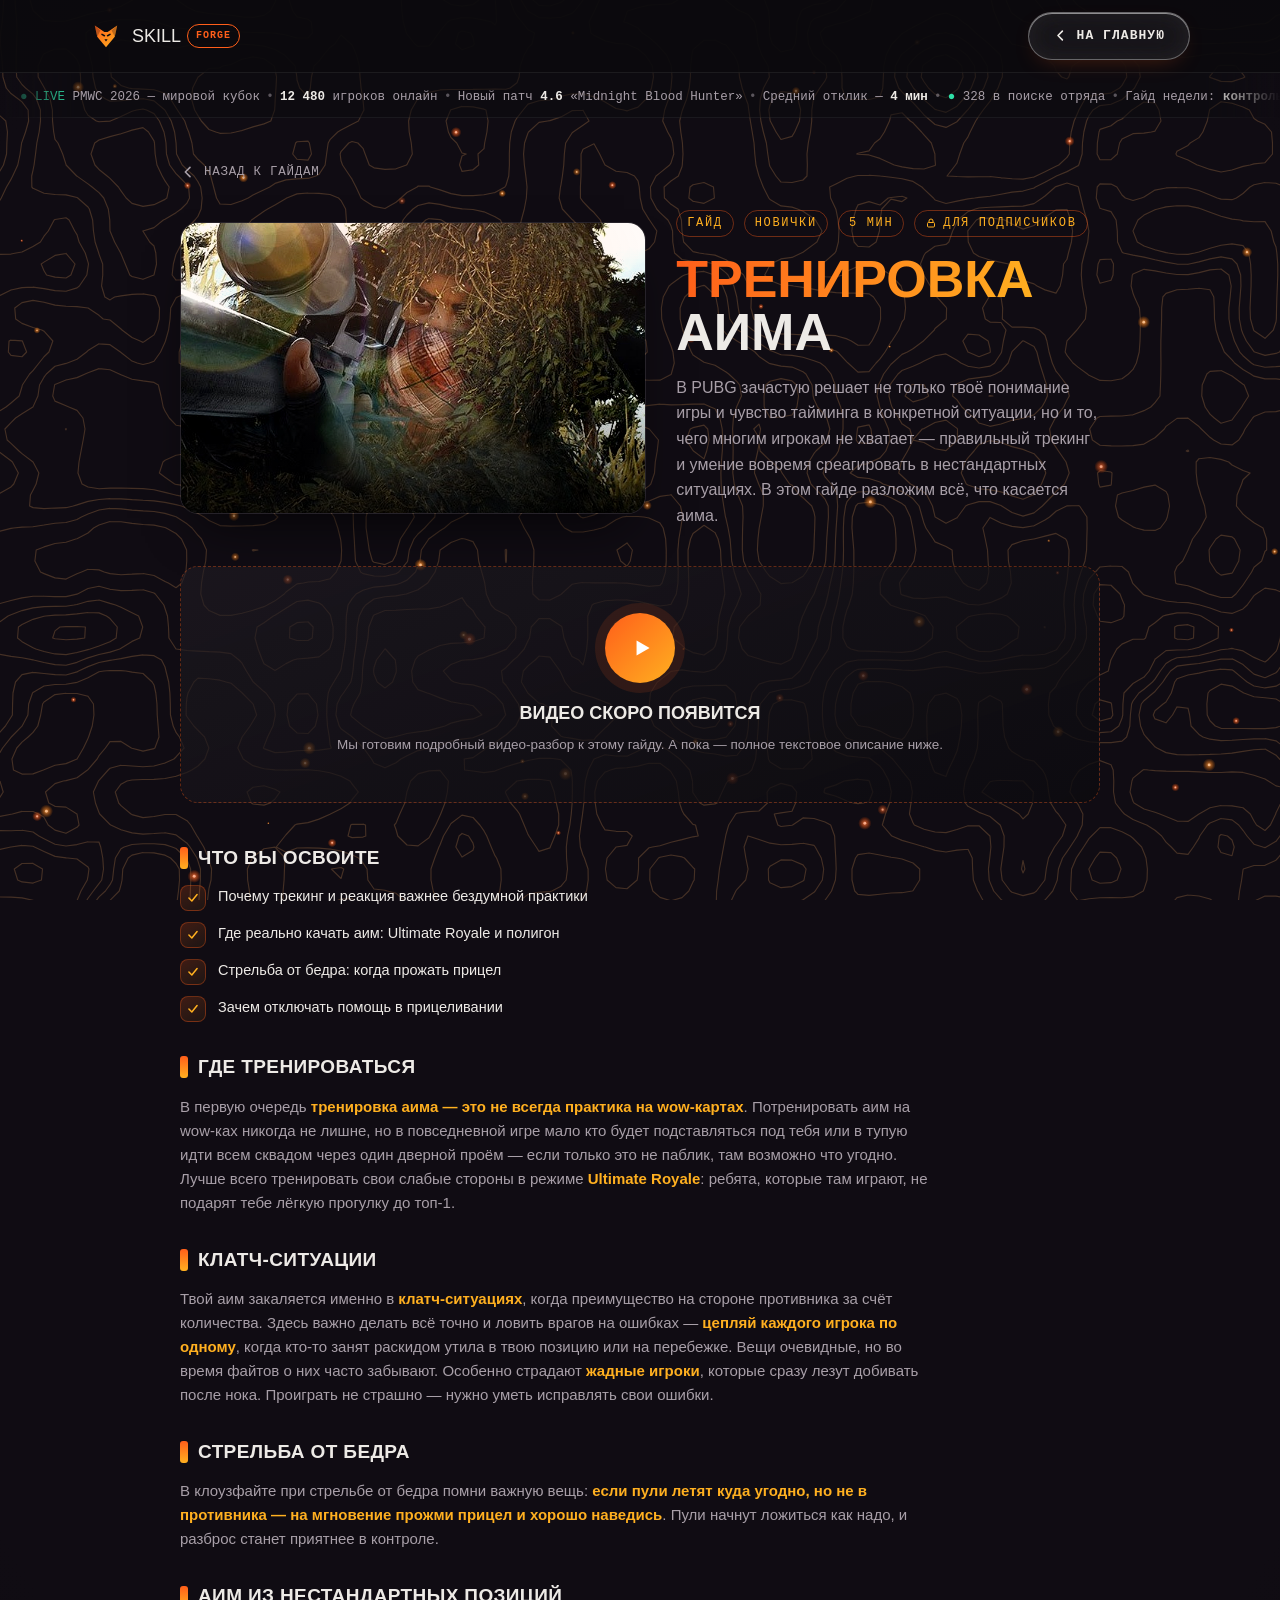
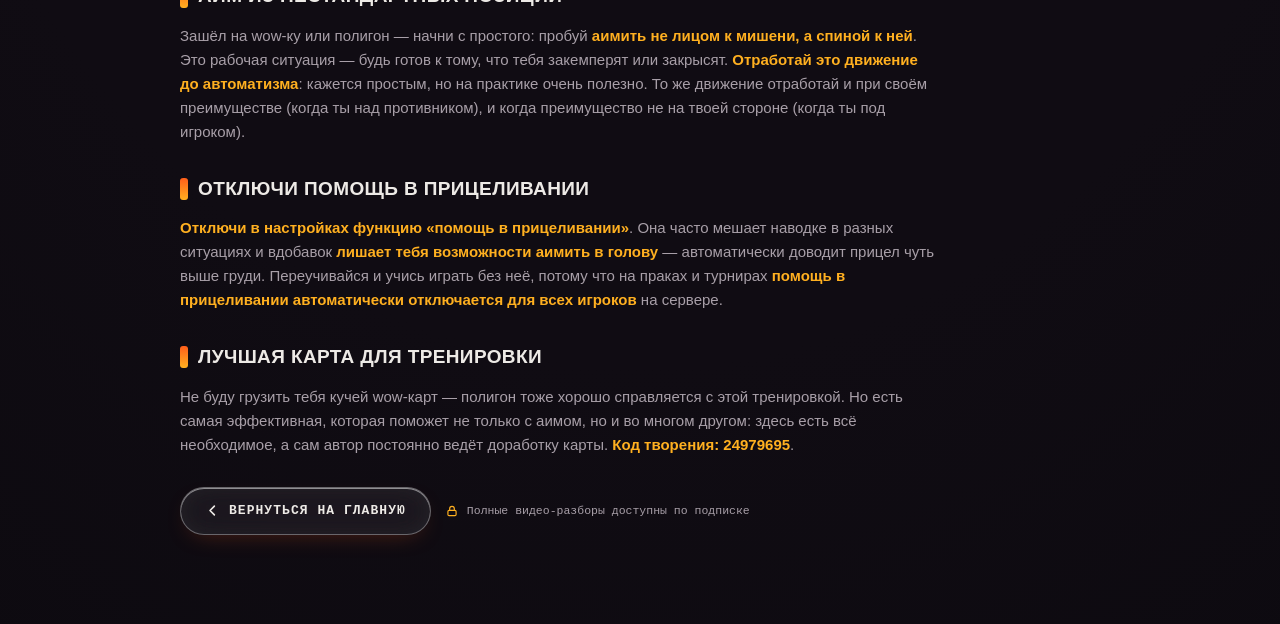
<file: guide.html>
<!DOCTYPE html>
<html lang="ru">
<head>
<meta charset="UTF-8">
<meta name="viewport" content="width=device-width, initial-scale=1.0">
<meta http-equiv="Cache-Control" content="no-cache, no-store, must-revalidate">
<meta http-equiv="Pragma" content="no-cache">
<meta http-equiv="Expires" content="0">
<title>Skill Forge — Гайд</title>
<meta name="description" content="Разбор механики PUBG Mobile: тайминги, раскидки, настройки и фишки для роста скилла.">
<meta name="theme-color" content="#0b0a0d">
<link rel="manifest" href="manifest.json">
<link rel="icon" type="image/svg+xml" href="assets/favicon.svg">
<link rel="icon" type="image/png" sizes="192x192" href="assets/icon-192.png">
<link rel="apple-touch-icon" href="assets/apple-touch-icon.png">
<link rel="stylesheet" href="assets/site.css">
<script defer src="assets/site.js"></script>
<meta name="apple-mobile-web-app-capable" content="yes">
<meta name="mobile-web-app-capable" content="yes">
<meta name="apple-mobile-web-app-status-bar-style" content="black-translucent">
<meta name="apple-mobile-web-app-title" content="Skill Forge">
<meta property="og:type" content="article">
<meta property="og:site_name" content="Skill Forge">
<meta property="og:title" content="Гайд PUBG Mobile — Skill Forge">
<meta property="og:description" content="Разбор механики: тайминги, раскидки, настройки и фишки для роста скилла.">
<meta property="og:image" content="https://kostaysss.github.io/skill-forge/assets/og-image-fox.jpg">
<meta property="og:image:width" content="1200">
<meta property="og:image:height" content="630">
<meta property="og:url" content="https://kostaysss.github.io/skill-forge/guide.html">
<meta name="twitter:card" content="summary_large_image">
<meta name="twitter:title" content="Гайд PUBG Mobile — Skill Forge">
<meta name="twitter:description" content="Разбор механики: тайминги, раскидки, настройки и фишки для роста скилла.">
<meta name="twitter:image" content="https://kostaysss.github.io/skill-forge/assets/og-image-fox.jpg">
<script>if('serviceWorker' in navigator){window.addEventListener('load',function(){navigator.serviceWorker.register('sw.js').catch(function(){});});}</script>
<style>
  :root{
    --void:#0b0a0d; --gunmetal:#17151a; --gunmetal-2:#211d24; --steel:#4a454e;
    --bone:#edeae6; --ash:#a89fa8; --signal:#ff5e1a; --ember:#ffb020; --intel:#2fe0a8;
    --grid-line: rgba(237,234,230,0.05);
    --font-display: "Arial Black","Haettenschweiler","Franklin Gothic Bold","Segoe UI",sans-serif;
    --font-body: -apple-system,"Segoe UI",Roboto,"Helvetica Neue",Arial,sans-serif;
    --font-mono: "SF Mono","Cascadia Code","Consolas","Roboto Mono",ui-monospace,monospace;
  }
  *{box-sizing:border-box;}
  html,body{margin:0;padding:0;}
  body{background:radial-gradient(150% 120% at 50% 38%, #100c13 42%, #08070b 100%), var(--void);color:var(--bone);font-family:var(--font-body);line-height:1.6;overflow-x:hidden;-webkit-font-smoothing:antialiased;}
  a{color:inherit;}
  ::selection{background:var(--signal);color:var(--void);}
  a:focus-visible,button:focus-visible{outline:2px solid var(--ember);outline-offset:3px;border-radius:2px;}

  .bg-topo{position:fixed;inset:0;z-index:-2;pointer-events:none;opacity:0.22;}
  .bg-topo svg{position:absolute;inset:0;width:100%;height:100%;display:block;}
  .ember-global{position:fixed;inset:0;z-index:-1;width:100%;height:100%;pointer-events:none;}

  .wrap{max-width:1000px;margin:0 auto;padding:0 clamp(20px,4vw,40px);}

  .btn{
    font-family:var(--font-mono);font-size:13px;font-weight:700;letter-spacing:0.08em;text-transform:uppercase;
    text-decoration:none;border:none;cursor:pointer;display:inline-flex;align-items:center;gap:9px;
    padding:13px 24px;border-radius:999px;transition:transform .15s ease, filter .15s ease, border-color .15s ease;
  }
  .btn:hover{transform:translateY(-2px);}
  .btn-primary{background:rgba(255,255,255,0.05);color:var(--bone);border:1px solid rgba(255,255,255,0.34);backdrop-filter:blur(18px) saturate(1.3);-webkit-backdrop-filter:blur(18px) saturate(1.3);box-shadow:inset 0 1px 0 rgba(255,255,255,0.5), inset 0 0 22px rgba(255,255,255,0.05), 0 8px 24px -12px rgba(255,94,26,0.35);}
  .btn-primary:hover{background:rgba(255,94,26,0.16);border-color:rgba(255,255,255,0.55);}
  .btn-ghost{background:rgba(255,255,255,0.04);color:var(--bone);border:1px solid rgba(255,255,255,0.22);backdrop-filter:blur(18px) saturate(1.2);-webkit-backdrop-filter:blur(18px) saturate(1.2);box-shadow:inset 0 1px 0 rgba(255,255,255,0.28);}
  .btn-ghost:hover{border-color:rgba(255,94,26,0.6);background:rgba(255,255,255,0.1);}

  /* nav */
  .nav{position:sticky;top:0;z-index:200;background:rgba(11,10,13,0.94);border-bottom:1px solid rgba(237,234,230,0.08);}
  .nav .wrap{display:flex;align-items:center;justify-content:space-between;height:72px;max-width:1180px;}
  .brand{display:flex;align-items:center;gap:10px;text-decoration:none;}
  .brand svg{width:32px;height:32px;}
  .brand-word{font-family:var(--font-display);font-size:18px;color:var(--bone);display:flex;align-items:center;gap:6px;}
  .brand-word .tag{font-family:var(--font-mono);font-size:10px;font-weight:700;letter-spacing:0.1em;color:var(--signal);border:1px solid var(--signal);border-radius:999px;padding:3px 8px;}

  main{padding:44px 0 90px;position:relative;z-index:1;}

  .back-link{
    display:inline-flex;align-items:center;gap:8px;text-decoration:none;
    font-family:var(--font-mono);font-size:12.5px;letter-spacing:0.06em;text-transform:uppercase;color:var(--ash);
    margin-bottom:26px;transition:color .15s ease, gap .15s ease;
  }
  .back-link:hover{color:var(--signal);gap:12px;}
  .back-link svg{width:16px;height:16px;}

  .eyebrow{font-family:var(--font-mono);font-size:12px;letter-spacing:0.14em;text-transform:uppercase;color:var(--ash);display:inline-flex;align-items:center;gap:10px;flex-wrap:wrap;}
  .eyebrow .chip{border:1px solid rgba(255,94,26,0.4);color:var(--ember);border-radius:999px;padding:3px 10px;}
  .eyebrow .chip.lock{display:inline-flex;align-items:center;gap:6px;}
  .eyebrow .chip.lock svg{width:12px;height:12px;}

  .guide-head{display:grid;grid-template-columns:1.1fr 1fr;gap:30px;align-items:center;margin-bottom:38px;}
  @media(max-width:760px){.guide-head{grid-template-columns:1fr;}}
  h1.guide-title{font-family:var(--font-display);font-size:clamp(30px,5vw,52px);text-transform:uppercase;line-height:1.02;margin:16px 0 16px;text-wrap:balance;}
  h1.guide-title .accent{background:linear-gradient(100deg,var(--signal),var(--ember));-webkit-background-clip:text;background-clip:text;color:transparent;}
  .lead{color:var(--ash);font-size:16px;margin:0;max-width:52ch;}

  .guide-hero{position:relative;border-radius:18px;overflow:hidden;aspect-ratio:16/10;border:1px solid rgba(237,234,230,0.1);box-shadow:0 26px 50px -22px rgba(0,0,0,0.8);}
  .guide-hero img{width:100%;height:100%;object-fit:cover;filter:contrast(1.08) saturate(1.12);animation:ken 20s ease-in-out infinite alternate;transform-origin:60% 40%;}
  @keyframes ken{from{transform:scale(1.03);}to{transform:scale(1.12);}}
  .guide-hero::after{content:"";position:absolute;inset:0;background:radial-gradient(120% 80% at 50% 10%, rgba(255,120,40,0.14), transparent 55%),linear-gradient(180deg, transparent 55%, rgba(0,0,0,0.65));}

  /* video placeholder */
  .video-box{
    position:relative;border-radius:18px;border:1.5px dashed rgba(255,94,26,0.35);
    background:linear-gradient(160deg, rgba(33,29,36,0.6), rgba(12,11,15,0.8));
    padding:46px 24px;text-align:center;margin-bottom:40px;overflow:hidden;
  }
  .video-box .vp{
    width:70px;height:70px;border-radius:50%;margin:0 auto 16px;
    background:linear-gradient(135deg,var(--signal),var(--ember));color:#fff;
    display:flex;align-items:center;justify-content:center;
    box-shadow:0 0 0 10px rgba(255,94,26,0.12);animation:vpPulse 2.6s ease-in-out infinite;
  }
  @keyframes vpPulse{0%,100%{box-shadow:0 0 0 8px rgba(255,94,26,0.1);}50%{box-shadow:0 0 0 16px rgba(255,94,26,0.05);}}
  .video-box .vp svg{width:26px;height:26px;margin-left:3px;}
  .video-box h3{font-family:var(--font-display);text-transform:uppercase;font-size:18px;margin:0 0 6px;}
  .video-box p{color:var(--ash);font-size:13.5px;margin:0;}

  .guide-content{max-width:760px;}
  .guide-content section{margin-bottom:30px;}
  .guide-content h2{font-family:var(--font-body);font-weight:800;text-transform:uppercase;letter-spacing:0.02em;font-size:19px;margin:0 0 12px;display:flex;align-items:center;gap:10px;}
  .guide-content h2::before{content:"";width:8px;height:22px;border-radius:3px;background:linear-gradient(180deg,var(--signal),var(--ember));flex:none;}
  .guide-content p{color:var(--ash);font-size:15px;margin:0 0 10px;}
  .guide-content .hl{color:var(--ember);font-weight:700;}
  .learn{list-style:none;margin:0 0 8px;padding:0;display:grid;gap:11px;}
  .learn li{display:flex;gap:12px;align-items:flex-start;color:var(--bone);font-size:14.5px;}
  .learn .ico{flex:none;width:26px;height:26px;border-radius:8px;display:flex;align-items:center;justify-content:center;background:linear-gradient(150deg,rgba(255,94,26,0.2),rgba(255,176,32,0.06));border:1px solid rgba(255,94,26,0.32);color:var(--ember);}
  .learn .ico svg{width:14px;height:14px;}

  .guide-foot{margin-top:14px;display:flex;gap:14px;flex-wrap:wrap;align-items:center;}
  .lock-note{font-family:var(--font-mono);font-size:11.5px;color:var(--ash);display:inline-flex;align-items:center;gap:8px;}
  .lock-note svg{width:14px;height:14px;color:var(--ember);}

  @media (prefers-reduced-motion: reduce){.guide-hero img,.video-box .vp{animation:none;}}

  /* ============ MOBILE / PHONE ADAPTATION ============ */
  @media (max-width:640px){
    .nav .wrap{height:60px;}
    .brand-word{font-size:16px;}
    .nav .btn{font-size:11px;padding:9px 14px;}
    main{padding:26px 0 60px;}
    .guide-head{grid-template-columns:1fr;gap:20px;margin-bottom:28px;}
    h1.guide-title{font-size:clamp(26px,8vw,40px);}
    .lead{font-size:15px;}
    .video-box{padding:34px 18px;margin-bottom:30px;}
    .guide-content h2{font-size:17px;}
    .guide-content p{font-size:14.5px;}
    .guide-foot{gap:12px;}
    .guide-foot .btn{width:100%;justify-content:center;}
  }
  @media (max-width:380px){ .wrap{padding:0 15px;} }

  /* molik shots gallery */
  .nade-shots{display:grid;grid-template-columns:1fr 1fr;gap:12px;margin-top:16px;}
  .nade-shots figure{margin:0;}
  .nade-shots img{width:100%;height:auto;display:block;border-radius:12px;border:1px solid rgba(255,255,255,.09);box-shadow:0 10px 26px -14px #000;}
  .nade-shots figcaption{margin-top:6px;font-family:var(--font-mono,'JetBrains Mono',monospace);font-size:11px;letter-spacing:.02em;color:#a89fa8;}
  .nade-shots figure:last-child:nth-child(odd){grid-column:1 / -1;max-width:calc(50% - 6px);margin-inline:auto;}
  @media (max-width:640px){ .nade-shots{grid-template-columns:1fr;gap:14px;} .nade-shots figure:last-child:nth-child(odd){max-width:none;} }
</style>
</head>
<body>
<canvas class="ember-global" data-embers aria-hidden="true"></canvas>

<div class="bg-topo" data-topo aria-hidden="true"></div>

<script>
/* ---- procedural topographic contour lines (marching squares over value-noise) ---- */
(function(){
  const host = document.querySelector('[data-topo]');
  if(!host) return;
  const reduce = window.matchMedia('(prefers-reduced-motion: reduce)').matches;
  const canvas=document.createElement('canvas');
  canvas.style.cssText='position:absolute;inset:0;width:100%;height:100%;display:block;';
  host.replaceChildren(canvas);
  const ctx=canvas.getContext('2d');
  const DPR=Math.min(window.devicePixelRatio||1,1.5);
  const cell=11, scale=0.0125;
  const levels=[]; for(let t=0.13;t<=0.87;t+=0.062) levels.push(t);
  function makeNoise(seed){
    function rand(x,y){ let n=(x|0)*374761393+(y|0)*668265263+seed*1274126177; n=(n^(n>>13))>>>0; n=(n*1274126177)>>>0; n=(n^(n>>16))>>>0; return n/4294967295; }
    const sm=t=>t*t*(3-2*t), lp=(a,b,t)=>a+(b-a)*t;
    function vn(x,y){ const xi=Math.floor(x),yi=Math.floor(y),xf=x-xi,yf=y-yi,u=sm(xf),v=sm(yf); return lp(lp(rand(xi,yi),rand(xi+1,yi),u),lp(rand(xi,yi+1),rand(xi+1,yi+1),u),v); }
    return function(x,y){ let a=1,f=1,s=0,nm=0; for(let o=0;o<2;o++){s+=a*vn(x*f,y*f);nm+=a;a*=0.45;f*=2;} return s/nm; };
  }
  const noise=makeNoise(9);
  let W=0,H=0,cols=0,rows=0,field=null,raf=null,ox=0,oy=0,last=0;
  function resize(){
    W=window.innerWidth; H=window.innerHeight; if(!W||!H) return;
    canvas.width=Math.round(W*DPR); canvas.height=Math.round(H*DPR);
    ctx.setTransform(DPR,0,0,DPR,0,0);
    cols=Math.ceil(W/cell)+2; rows=Math.ceil(H/cell)+2;
    field=new Float32Array(cols*rows);
  }
  function render(){
    if(!field) return;
    for(let j=0;j<rows;j++){ const sy=(j*cell+oy)*scale; for(let i=0;i<cols;i++){ field[j*cols+i]=noise((i*cell+ox)*scale,sy); } }
    const at=(i,j)=>field[j*cols+i];
    ctx.clearRect(0,0,W,H);
    ctx.strokeStyle='#ffb267'; ctx.lineWidth=1.15; ctx.lineCap='round'; ctx.lineJoin='round';
    ctx.beginPath();
    for(const lv of levels){
      for(let j=0;j<rows-1;j++){
        const y=j*cell;
        for(let i=0;i<cols-1;i++){
          const tl=at(i,j),tr=at(i+1,j),bl=at(i,j+1),br=at(i+1,j+1);
          let c=0; if(tl>lv)c|=8; if(tr>lv)c|=4; if(br>lv)c|=2; if(bl>lv)c|=1;
          if(c===0||c===15) continue;
          const x=i*cell;
          const top=[x+cell*((lv-tl)/(tr-tl)),y];
          const right=[x+cell,y+cell*((lv-tr)/(br-tr))];
          const bottom=[x+cell*((lv-bl)/(br-bl)),y+cell];
          const left=[x,y+cell*((lv-tl)/(bl-tl))];
          const seg=(a,b)=>{ctx.moveTo(a[0],a[1]);ctx.lineTo(b[0],b[1]);};
          switch(c){
            case 1: case 14: seg(left,bottom); break;
            case 2: case 13: seg(bottom,right); break;
            case 3: case 12: seg(left,right); break;
            case 4: case 11: seg(top,right); break;
            case 6: case 9: seg(top,bottom); break;
            case 7: case 8: seg(left,top); break;
            case 5: seg(left,top); seg(bottom,right); break;
            case 10: seg(left,bottom); seg(top,right); break;
          }
        }
      }
    }
    ctx.stroke();
  }
  function loop(ts){ if(!last)last=ts; const dt=Math.min(50,ts-last); last=ts; ox+=dt*0.011; oy+=dt*0.005; render(); raf=requestAnimationFrame(loop); }
  resize(); render();
  if(!reduce){ last=0; raf=requestAnimationFrame(loop); }
  let rt; window.addEventListener('resize', function(){ clearTimeout(rt); rt=setTimeout(function(){ resize(); render(); },200); });
  document.addEventListener('visibilitychange', function(){ if(document.hidden){ if(raf){cancelAnimationFrame(raf);raf=null;} } else if(!reduce&&!raf){ last=0; raf=requestAnimationFrame(loop); } });
})();
</script>

<nav class="nav">
  <div class="wrap">
    <a class="brand" href="index.html">
      <svg viewBox="0 0 40 40" fill="none" aria-label="Skill Forge"><defs><linearGradient id="foxGrad" x1="0" y1="0" x2="1" y2="1"><stop offset="0" stop-color="#ff5e1a"/><stop offset="1" stop-color="#ffb020"/></linearGradient></defs><path d="M6 7 L18 15 L22 15 L34 7 L31 21 L20 34 L9 21 Z" fill="url(#foxGrad)"/><path d="M6 7 L13 13 L9 21 Z M34 7 L27 13 L31 21 Z" fill="#0d0b11" opacity=".28"/><path d="M15 18 l3 1.6 M25 18 l-3 1.6" stroke="#0d0b11" stroke-width="2" stroke-linecap="round"/><path d="M20 27 l-2-3 h4 z" fill="#0d0b11"/></svg>
      <span class="brand-word">SKILL <span class="tag">FORGE</span></span>
    </a>
    <a class="btn btn-primary" href="index.html"><svg width="15" height="15" viewBox="0 0 24 24" fill="none" stroke="currentColor" stroke-width="2.6" stroke-linecap="round" stroke-linejoin="round"><path d="M15 5l-7 7 7 7"/></svg> На главную</a>
  </div>
</nav>

<main>
  <div class="wrap">
    <a class="back-link" href="guides.html"><svg viewBox="0 0 24 24" fill="none" stroke="currentColor" stroke-width="2.4" stroke-linecap="round" stroke-linejoin="round"><path d="M15 5l-7 7 7 7"/></svg> Назад к гайдам</a>

    <div class="guide-head">
      <div class="guide-hero"><img id="g-img" src="" alt=""></div>
      <div class="guide-intro">
        <span class="eyebrow" id="g-eyebrow"></span>
        <h1 class="guide-title" id="g-title"></h1>
        <p class="lead" id="g-lead"></p>
      </div>
    </div>

    <div class="video-box">
      <div class="vp"><svg viewBox="0 0 24 24" fill="currentColor"><path d="M7 5l12 7-12 7z"/></svg></div>
      <h3>Видео скоро появится</h3>
      <p>Мы готовим подробный видео-разбор к этому гайду. А пока — полное текстовое описание ниже.</p>
    </div>

    <article class="guide-content" id="g-content"></article>

    <div class="guide-foot">
      <a class="btn btn-primary" href="index.html"><svg width="15" height="15" viewBox="0 0 24 24" fill="none" stroke="currentColor" stroke-width="2.6" stroke-linecap="round" stroke-linejoin="round"><path d="M15 5l-7 7 7 7"/></svg> Вернуться на главную</a>
      <span class="lock-note"><svg viewBox="0 0 24 24" fill="none" stroke="currentColor" stroke-width="2"><rect x="5" y="11" width="14" height="9" rx="2"/><path d="M8 11V8a4 4 0 0 1 8 0v3"/></svg> Полные видео-разборы доступны по подписке</span>
    </div>
  </div>
</main>

<script>
(function(){
  const GUIDES = {
    aim: {
      title: ['Тренировка ', 'аима'],
      level: 'Новички', duration: '5 мин', img: 'assets/vid-1.jpg',
      lead: 'В PUBG зачастую решает не только твоё понимание игры и чувство тайминга в конкретной ситуации, но и то, чего многим игрокам не хватает — правильный трекинг и умение вовремя среагировать в нестандартных ситуациях. В этом гайде разложим всё, что касается аима.',
      learn: [
        'Почему трекинг и реакция важнее бездумной практики',
        'Где реально качать аим: Ultimate Royale и полигон',
        'Стрельба от бедра: когда прожать прицел',
        'Зачем отключать помощь в прицеливании'
      ],
      sections: [
        {h:'Где тренироваться', p:'В первую очередь <b class="hl">тренировка аима — это не всегда практика на wow-картах</b>. Потренировать аим на wow-ках никогда не лишне, но в повседневной игре мало кто будет подставляться под тебя или в тупую идти всем сквадом через один дверной проём — если только это не паблик, там возможно что угодно. Лучше всего тренировать свои слабые стороны в режиме <b class="hl">Ultimate Royale</b>: ребята, которые там играют, не подарят тебе лёгкую прогулку до топ-1.'},
        {h:'Клатч-ситуации', p:'Твой аим закаляется именно в <b class="hl">клатч-ситуациях</b>, когда преимущество на стороне противника за счёт количества. Здесь важно делать всё точно и ловить врагов на ошибках — <b class="hl">цепляй каждого игрока по одному</b>, когда кто-то занят раскидом утила в твою позицию или на перебежке. Вещи очевидные, но во время файтов о них часто забывают. Особенно страдают <b class="hl">жадные игроки</b>, которые сразу лезут добивать после нока. Проиграть не страшно — нужно уметь исправлять свои ошибки.'},
        {h:'Стрельба от бедра', p:'В клоузфайте при стрельбе от бедра помни важную вещь: <b class="hl">если пули летят куда угодно, но не в противника — на мгновение прожми прицел и хорошо наведись</b>. Пули начнут ложиться как надо, и разброс станет приятнее в контроле.'},
        {h:'Аим из нестандартных позиций', p:'Зашёл на wow-ку или полигон — начни с простого: пробуй <b class="hl">аимить не лицом к мишени, а спиной к ней</b>. Это рабочая ситуация — будь готов к тому, что тебя закемперят или закрысят. <b class="hl">Отработай это движение до автоматизма</b>: кажется простым, но на практике очень полезно. То же движение отработай и при своём преимуществе (когда ты над противником), и когда преимущество не на твоей стороне (когда ты под игроком).'},
        {h:'Отключи помощь в прицеливании', p:'<b class="hl">Отключи в настройках функцию «помощь в прицеливании»</b>. Она часто мешает наводке в разных ситуациях и вдобавок <b class="hl">лишает тебя возможности аимить в голову</b> — автоматически доводит прицел чуть выше груди. Переучивайся и учись играть без неё, потому что на праках и турнирах <b class="hl">помощь в прицеливании автоматически отключается для всех игроков</b> на сервере.'},
        {h:'Лучшая карта для тренировки', p:'Не буду грузить тебя кучей wow-карт — полигон тоже хорошо справляется с этой тренировкой. Но есть самая эффективная, которая поможет не только с аимом, но и во многом другом: здесь есть всё необходимое, а сам автор постоянно ведёт доработку карты. <b class="hl">Код творения: 24979695</b>.'}
      ]
    },
    recoil: {
      title: ['Контроль ', 'отдачи'],
      level: 'Средний', duration: '7 мин', img: 'assets/vid-2.jpg',
      lead: 'Твоя отдача занимает большую роль в арсенале навыков. В той точке, где сейчас находится мобильный PUBG, ты никого не удивишь хорошим зажимом — нужно соответствовать прогрессу игроков и быть лучше. В этом гайде разберём, как лучше настроить чувствительность и чувствительность ADS, чтобы ты не выгибался разными способами ради попадания, а получал удовольствие от своего зажима.',
      learn: [
        'Как настроить чувствительность под каждый мейновый ган',
        'Зачем и как подбирать чувствительность ADS',
        'Почему чужая сенса не сделает тебя лучше',
        'Как правильно зажимать и когда остановить спрей'
      ],
      sections: [
        {h:'Настрой сенсу под свои ганы', p:'В первую очередь зайди в <b class="hl">Настройки → Чувствительность → Продвинутые настройки</b>. Здесь настраиваем чувствительность под твои <b class="hl">мейновые ганы</b>, с которыми играешь на постоянке. Это обязательное действие поможет <b class="hl">чувствовать каждое оружие</b>, а не когда у тебя одинаковая чувствительность на все пушки.'},
        {h:'Чувствительность ADS', p:'Если при стрельбе прицел слишком уходит вниз — <b class="hl">чувствительность ADS слишком высокая, уменьши её</b> (и наоборот). Игрокам с гироскопом ADS не сделает сильной погоды, но если подберёшь <b class="hl">идеальные значения под себя</b> — поздравляю, теперь нужно привыкнуть к изменённой чувствительности.'},
        {h:'Универсальность под каждый прицел', p:'Подбирая чувствительность под каждый прицел, держи в голове: при высадке проезжающего игрока <b class="hl">гироскопа должно хватить на доводку</b> по противнику. Многие с гиро ставят маленькую сенсу, ошибочно думая, что она идеально подойдёт для нока за 400 метров. <b class="hl">Твоя чувствительность должна быть универсальной</b> под каждую ситуацию.'},
        {h:'Не гонись за чужой сенсой', p:'Не пытайся найти настройку киберспортсменов или медийных игроков, которые продают сенсу на бусти. <b class="hl">Чувствительность в игре — абсолютно индивидуальный фактор</b>. Получив код раскладки, ты не откроешь волшебную функцию идеального зажима без отдачи: <b class="hl">у всех разные девайсы и руки</b>. Хочешь взять чужую — тогда <b class="hl">много практикуйся с ней</b>, в любом случае привыкнешь.'},
        {h:'Как правильно зажимать', p:'При тренировке (мишени или игроки) старайся <b class="hl">зажимать правильно</b>: первые несколько пуль не имеют разброса влево-вправо — держи это в голове и не старайся всадить всю обойму. <b class="hl">Если зажим не пошёл — останови его и через мгновение продолжи</b>. Дай себе установку: выстрелил 15 пуль впустую — лучше <b class="hl">зарелоудь и попробуй снова</b> (не берём ситуации, когда в одном месте сидит пачка, которая просится в лобби).'},
        {h:'Карты для тренировки', p:'Тренировка — это хорошо, но не увлекайся ей и не посвящай большую часть времени: <b class="hl">больше играй в Ultimate Royale</b>. А отработать отдачу помогут карты:<br><b class="hl">Код творения: 3338417</b> — отработка зажима 1 на 1.<br><b class="hl">Код творения: 13188702</b> — файты на Эрангеле, плюс можно потренировать клоузфайт. Режим 2 на 2.<br><b class="hl">Код творения: 24979695</b> — много разных мишеней для закрепления наводки и постановки прицела при зажиме.'}
      ]
    },
    nade: {
      title: ['Механика ', 'гранат'],
      level: 'Про', duration: '6 мин', img: 'assets/vid-3.jpg',
      lead: 'Рассмотрим правильное применение основных гранат, разберём, как делать one-way смоки, которые помогут забрать преимущество в клатч-ситуациях. Возможно, ты думал, как дают молик чуть ли не по всей лестнице общаги? Это тоже разберём.',
      learn: [
        'Зачем кидать каждую гранату, а не просто «в пиксель»',
        'Раскидки молотова на лестнице общаг и баг с люстрой',
        'Тайминг и «прожарка» осколочной (хае)',
        'One-way дымы: упор в угол, крыша «двенашек»'
      ],
      sections: [
        {h:'Основа раскида', p:'Умение делать раскид гранат точечно и чувствовать нужные тайминги при пуше — это <b class="hl">примерно 70% успеха</b> в файтах, когда противник зажат со всех сторон и теснится в своём несчастном папиче. Здесь не про то, как кинуть в пиксель хаешку, которая залетит 1 раз из 10, — <b class="hl">важно понимать, для чего ты кидаешь каждую гранату</b>. Что ты будешь делать, когда тебя на лоу-хп пушит пачка? Зная один простой молик, ты уже останавливаешь всю команду, которая сломя голову бежит тебя убивать.'},
        {h:'Молотов', p:'Разберём общаги. Сам молотов кидается <b class="hl">в стену по центру центральной балки при подъёме по лестнице</b> — так ты поджигаешь игрока в углу, который приёмит либо отошёл на отхил. Есть вариация с броском <b class="hl">в левую стену</b>. Отдельно держи в голове баг: <b class="hl">бросок коктейля в любую люстру поджигает игрока этажом выше</b>. Механика распространения огня не всегда предсказуема, поэтому вариаций много — <b class="hl">почти в каждом здании с лестницей молотов работает по тому же принципу</b>, что и в общагах.', imgs:[
          {src:'assets/molik-1.jpg', alt:'Молик на первый этаж — антипуш', cap:'1. Молик на первый этаж — антипуш'},
          {src:'assets/molik-2.jpg', alt:'Результат распространения огня', cap:'Результат'},
          {src:'assets/molik-3.jpg', alt:'Молик на распространение 2–3 этажа + угол левой комнаты', cap:'2. Молик на распространение 2–3 этажа'},
          {src:'assets/molik-4.jpg', alt:'Результат — огонь у дверного проёма', cap:'Результат'},
          {src:'assets/molik-5.jpg', alt:'Результат — огонь на лестнице', cap:'Результат'}
        ]},
        {h:'Осколочная (хае)', p:'С хаешкой попроще, чем с молотовым, но это одна из важнейших гранат. Здесь решает <b class="hl">точное чувство тайминга</b>: умение прогреть гранату и закинуть её в тайминг — большая часть успеха в файтах, где никто не хочет первым делать лишние движения. Работает и простой байт — когда <b class="hl">противник реагирует пушем на снятие чеки гранаты</b>. Ниже — код карты, где можно набить понимание тайминга и раскида.'},
        {h:'Дымовая (смок) и one-way', p:'Смок — самое интересное. Он не только <b class="hl">выстраивает стену для прохода</b> в позицию, когда напрягают соперники, но и даёт хороший обзор изнутри дыма. Важно: <b class="hl">one-way работает только в зданиях или на самих зданиях</b>. Суть в том, что персонаж должен <b class="hl">упереться спиной в угол двойной стенки</b>, где лежит смок. Раньше это работало только от 3-го лица, с недавнего времени — и от 1-го; багом активно пользуются даже на про-сцене. На крыше «двенашек», упираясь в определённый угол, тоже можно сделать себе неплохой one-way. Есть баг, когда силуэт противника в смоке за зоной не перекрывается дымом, но <b class="hl">пользоваться этим не советую — мы за честную игру</b>.', imgs:[
          {src:'assets/smoke-1.jpg', alt:'One-way smoke — бросок в навес крыши', cap:'1. One-way smoke'},
          {src:'assets/smoke-2.jpg', alt:'Плотный упор в навес крыши открывает хороший обзор', cap:'Упор в навес крыши — хороший обзор'},
          {src:'assets/smoke-3.jpg', alt:'Результат one-way смока', cap:'Результат'},
          {src:'assets/smoke-4.jpg', alt:'One-way smoke 2 — упор в диван', cap:'2. One-way smoke'},
          {src:'assets/smoke-5.jpg', alt:'Упор в диван и вид от 3-го лица открывает обзор', cap:'Упор в диван, вид от 3-го лица'},
          {src:'assets/smoke-6.jpg', alt:'Результат one-way смока в комнате', cap:'Результат'}
        ]},
        {h:'Карта для тренировки', p:'Чтобы прокачать чувство тайминга при метании хае — <b class="hl">Код творения: 24979695</b>. Карта повторяется не в первый раз, но на ней есть разные зоны, в том числе для раскида хае.'}
      ]
    },
    driveby: {
      title: ['Драйв', 'бай'],
      level: 'Средний', duration: '5 мин', img: 'assets/card-4.jpg',
      lead: 'Сбривай противников во время езды правильно и без дискомфорта в момент входа в прицел.',
      learn: [
        'Как убрать тряску прицела при стрельбе с транспорта',
        'Зачем входить в 1-е лицо перед высадкой',
        'Доводка гироскопом и пальцем на средней дистанции',
        'Wow-карта и код творения для тренировки драйвбая'
      ],
      sections: [
        {h:'Убери тряску прицела', p:'Здесь всё просто, но многие игроки либо не знают, либо не пользуются фишкой, которая помогает избавить тебя от <b class="hl">тряски прицела в момент стрельбы</b>. Хуже всего, если твой противник находится позади тебя, ведь самая сильная тряска экрана именно в этот момент. Перед тем как начать зажимать в игрока, <b class="hl">обязательно войди в 1-е лицо</b> — твоя тряска станет более комфортной. Стоит учитывать, что это действие полностью её не уберёт, но эффект от него станет заметен.'},
        {h:'Средняя дистанция', p:'Если файт происходит на средней дистанции, лучше всего доводиться <b class="hl">не только гироскопом, но и задействовать палец</b>, который ты используешь при повороте камеры во время игры — это сильно поможет как в доводке, так и в контроле. На одном гироскопе в момент высадки не уедешь.'},
        {h:'Где тренироваться', p:'Wow-карта, которая поможет опробовать твои новые знания, — уже не новость, если ты смотрел другие карты: она буквально универсальна для общей тренировки. <b class="hl">Код творения: 24979695</b> — здесь ты найдёшь отдельную зону, где сможешь взять любую из машин, что есть в игре, и начать тренировку по драйвбаю. Но напомню, что лучше всего это закрепляется в повседневной игре — пусть это будет паблик, где не всегда играют потные ребята. Отработав базовые действия выше, ты удивишься, что <b class="hl">сбривать противников намного проще, чем кажется</b>.'}
      ]
    },
    pickup: {
      title: ['Настройка ', 'подбора'],
      level: 'Средний', duration: '7 мин', img: 'assets/card-2.jpg',
      lead: 'В этом гайде мы рассмотрим проблему подбора и придём к идеальному набору, чтобы не терять лишнее время во время матча на формирование лута в твоём рюкзаке.',
      learn: [
        'Сколько медикаментов реально нужно носить с собой',
        'Оптимальный набор утиля: гранаты, дым, молотов',
        'Сколько патронов брать под каждый калибр',
        'Зачем использовать багажник машины'
      ],
      sections: [
        {h:'Зачем это нужно', p:'Игроки, которые забивают на свой подбор лута во время игры, часто страдают от <b class="hl">нехватки места</b> и в целом от ненужных шмоток, которые впоследствии могут сыграть не в твою пользу. Правильный подбор экономит секунды в файте и разгружает рюкзак.'},
        {h:'Медикаменты', p:'Сперва затронем подбор медикаментов:<br><b class="hl">Большая аптечка — 0.</b> В момент файта она отнимает драгоценное время на хил, когда малая аптечка справляется с этим лучше и эффективнее в потных ситуациях.<br>Малая аптечка — <b class="hl">4–5</b>.<br><b class="hl">Бинты — 20</b> — одна из важных вещей, которая спасёт тебя в момент ротаций на машине.<br>Энергетик — <b class="hl">7</b>.<br>Болеутоляющее — <b class="hl">0</b>: занимает много места и отнимает лишние секунды.<br>Шприц с адреналином — 1.'},
        {h:'Утиль', p:'Пройдёмся по утилю:<br>Осколочная граната — <b class="hl">4</b><br>Дымовая граната — <b class="hl">4</b><br>Светошумовая граната — 0<br>Коктейль Молотова — <b class="hl">1–2</b><br>Липкая бомба — 0'},
        {h:'Патроны: общее', p:'Теперь перейдём к главному — подбор патронов к своему сетапу. Я уверен, что проблема твоих проигранных файтов <b class="hl">не в нехватке патронов</b>. Часто вижу, как игроки набирают по 250–300 патронов на калибр 5,56 или 200 на 7,62 — это <b class="hl">сильный утяжелитель</b>, из-за которого не остаётся места на утиль и медицину. Дальше — оптимальные значения (учитываем заряженный магазин в каждом гане).'},
        {h:'Калибр 5,56', p:'М416 — <b class="hl">200</b><br>AUG — 200<br>SCAR-L — 200<br>Абакан — 200<br>Весь набор на этом калибре можно выставлять до <b class="hl">200</b>. Но если твой сетап — 5,56 в связке с 12 калибром (М416 или AUG + Сайга, DBS и т.п.), объём подбора 5,56 можно увеличить.'},
        {h:'Калибры 7,62 · 9 · 45', p:'<b>Калибр 7,62:</b> значения <b class="hl">не превышают 100</b> — не забываем про заряженный магазин, это оптимум.<br><b>Калибр 9:</b> та же логика, можно ограничиться 100, но калибр легче — по желанию до <b class="hl">120</b>. Любишь пострелять из P90 — забирай все 200, но следи, чтобы рюкзак не перевесил тебя.<br><b>Калибр 45:</b> патроны занимают меньше места, чем 7,62. Советую <b class="hl">не меньше 100 и не больше 130</b>.'},
        {h:'Калибр 12', p:'Сайга / S12K — <b class="hl">не больше 18</b> (с овермагом в магазине уже лежит 10)<br>Помпа / S1897 — не больше 20<br>Двустволка / S686 — <b class="hl">12–14</b> хватит с головой<br>DBS — лимит <b class="hl">14</b>, этот ган и так вмещает в себя достаточно.'},
        {h:'Багажник машины', p:'Если ты следишь за киберспортом или давно играешь, для тебя не секрет, что в машине есть <b class="hl">багажник</b>. Он частенько выручает не только тебя, но и тиммейтов: помимо пополнения припасов ты даёшь машине вторую жизнь через <b class="hl">сварочный набор или запасную шину</b>. Не забывай про эту важную и одновременно простую функцию — будь то повседневная игра или важный турнир.'}
      ]
    },
    pro: {
      title: ['Путь до ', 'про сцены'],
      level: 'Про', duration: '8 мин', img: 'assets/card-3.jpg',
      lead: 'Если ты всерьёз задумался о киберспорте, то придётся прикладывать много усилий — как и в любом другом деле. Если ты молодой талант, который хочет показать высокий уровень игры со своей слаженной командой, то твоим помощником станет киберспортивная платформа Big Play: играя там, показывая результаты и продвигаясь в топ команд, ты с большой вероятностью начнёшь получать предложения о контракте.',
      learn: [
        'Где играть, чтобы тебя заметили (Big Play и турниры стримеров)',
        'Реальные деньги и возраст в киберспорте PUBG Mobile',
        'Медийность и соцсети как часть карьеры',
        'Как качать индивидуалку и разбирать свои ошибки'
      ],
      sections: [
        {h:'Трезвый взгляд на реальность', p:'В нынешнем киберспорте лучшими игроками зачастую становятся <b class="hl">молодые ребята</b>. Если тебе больше 25 — на этом этапе мечту стать про уже обычно отпускают: в этом возрасте люди чаще уходят на Twitch или становятся инфлюенсерами, заполучив медийность и прославившись яркими моментами на про-сцене. Пойми и другое: киберспорт в PUBG Mobile — <b class="hl">это не про большую зарплату</b>. У хороших игроков в СНГ на высоком уровне зарплата зачастую <b class="hl">не превышает 1000–1200$ в месяц</b>, без учёта призовых.'},
        {h:'Сколько это стоит по времени', p:'Твоё время на игру каждый день должно быть <b class="hl">минимум 6 часов</b>. Будь готов практически <b class="hl">жить в игре</b>, делая всё описанное здесь, и не надейся на обратную связь — далеко не у всех получается высоко взлететь. Простой ориентир: <b class="hl">если за год ты не пробился хотя бы до тир-3 — можно бросать это дело</b>. И параллельно будь готов вести свои соцсети.'},
        {h:'Совет 1 — не привязывайся к друзьям', p:'Не привязывайся к игре со своими друзьями или к текущей команде. Если есть вариант попасть в стак, где игроки <b class="hl">сильнее по уровню и пониманию игры</b>, — соглашайся. Забудь о друзьях и <b class="hl">сконцентрируйся на цели</b>.'},
        {h:'Совет 2 — качай медийность', p:'Стань активен в медиаполе: подавай заявки в кланы инфлюенсеров, участвуй в турнирах от стримеров и <b class="hl">не ограничивайся только Big Play</b>. Чем больше людей тебя видит, тем выше узнаваемость.'},
        {h:'Совет 3 — качай индивидуалку', p:'Прокачивай индивидуалку и <b class="hl">не надейся на команду</b>. Совершенствуй понимание игры и <b class="hl">ежедневно пересматривай матчи, где ошибся</b>: прокручивай в голове, как можно было сыграть иначе в проигранных ситуациях, устраняй ошибки и меняй свою игру, если это требуется.'},
        {h:'Пора начинать', p:'В любом случае, если ты задался такой целью — <b class="hl">пора начать</b>. Ведь мало команд из СНГ-региона, которые борются на мировой сцене за звание лучших.'}
      ]
    }
  };

  function getId(){
    const p = new URLSearchParams(location.search).get('id');
    return GUIDES[p] ? p : 'aim';
  }
  const g = GUIDES[getId()];

  document.title = 'Skill Forge — ' + g.title.join('');
  const img = document.getElementById('g-img');
  img.src = g.img; img.alt = g.title.join('');
  document.getElementById('g-eyebrow').innerHTML =
    '<span class="chip">Гайд</span><span class="chip">' + g.level + '</span><span class="chip">' + g.duration + '</span>' +
    '<span class="chip lock"><svg viewBox="0 0 24 24" fill="none" stroke="currentColor" stroke-width="2"><rect x="5" y="11" width="14" height="9" rx="2"/><path d="M8 11V8a4 4 0 0 1 8 0v3"/></svg>для подписчиков</span>';
  document.getElementById('g-title').innerHTML = '<span class="accent">' + g.title[0].trim() + '</span> ' + g.title[1];
  document.getElementById('g-lead').textContent = g.lead;

  const check = '<span class="ico"><svg viewBox="0 0 24 24" fill="none" stroke="currentColor" stroke-width="2.6" stroke-linecap="round" stroke-linejoin="round"><path d="M5 12l5 5 9-11"/></svg></span>';
  let html = '<section><h2>Что вы освоите</h2><ul class="learn">' +
    g.learn.map(function(l){ return '<li>' + check + '<span>' + l + '</span></li>'; }).join('') +
    '</ul></section>';
  html += g.sections.map(function(s){
    var shots = s.imgs ? '<div class="nade-shots">' + s.imgs.map(function(im){ return '<figure><img src="' + im.src + '" alt="' + im.alt + '" loading="lazy"><figcaption>' + im.cap + '</figcaption></figure>'; }).join('') + '</div>' : '';
    return '<section><h2>' + s.h + '</h2><p>' + s.p + '</p>' + shots + '</section>';
  }).join('');
  document.getElementById('g-content').innerHTML = html;
})();

/* embers (same as main page) */
(function(){
  if(window.matchMedia('(prefers-reduced-motion: reduce)').matches) return;
  document.querySelectorAll('canvas[data-embers]').forEach(function(canvas){
    const ctx = canvas.getContext('2d');
    let w,h,particles=[],raf=null;
    const DPR = Math.min(window.devicePixelRatio||1,2);
    function resize(){const r=canvas.getBoundingClientRect();w=r.width;h=r.height;canvas.width=w*DPR;canvas.height=h*DPR;ctx.setTransform(DPR,0,0,DPR,0,0);const c=Math.round(Math.min(90,Math.max(36,w*h/16000)));particles=Array.from({length:c},makeP);}
    function makeP(){return {x:Math.random()*w,y:Math.random()*h,r:Math.random()*1.8+0.4,vy:-(Math.random()*0.5+0.15),vx:(Math.random()-0.5)*0.4,life:Math.random(),flick:Math.random()*0.04+0.01,hue:Math.random()>0.5?28:18};}
    function tick(){ctx.clearRect(0,0,w,h);for(const p of particles){p.x+=p.vx;p.y+=p.vy;p.life+=p.flick;p.vx+=(Math.random()-0.5)*0.02;if(p.y<-6||p.x<-6||p.x>w+6){Object.assign(p,makeP(),{y:h+6,x:Math.random()*w});}const a=0.35+Math.abs(Math.sin(p.life))*0.55;const gr=ctx.createRadialGradient(p.x,p.y,0,p.x,p.y,p.r*3.2);gr.addColorStop(0,'hsla('+p.hue+',100%,62%,'+a+')');gr.addColorStop(1,'hsla('+p.hue+',100%,50%,0)');ctx.fillStyle=gr;ctx.beginPath();ctx.arc(p.x,p.y,p.r*3.2,0,Math.PI*2);ctx.fill();ctx.fillStyle='hsla('+p.hue+',100%,80%,'+a+')';ctx.beginPath();ctx.arc(p.x,p.y,p.r*0.7,0,Math.PI*2);ctx.fill();}raf=requestAnimationFrame(tick);}
    let rt;window.addEventListener('resize',function(){clearTimeout(rt);rt=setTimeout(resize,150);});
    resize();tick();
  });
})();
</script>
</body>
</html>
</file>
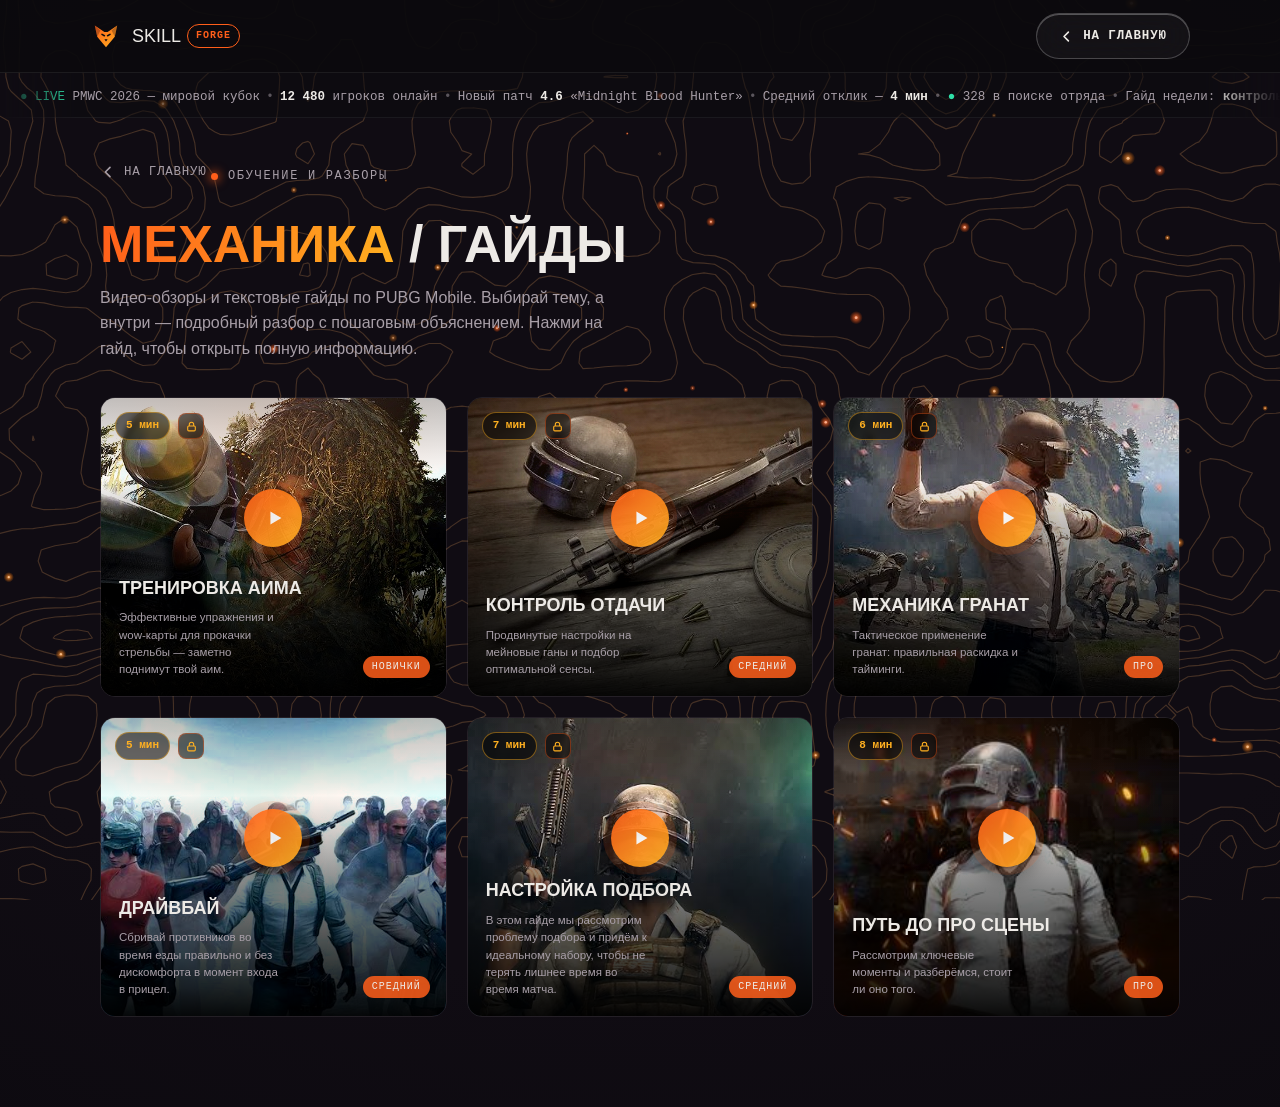
<file: guides.html>
<!DOCTYPE html>
<html lang="ru">
<head>
<meta charset="UTF-8">
<meta name="viewport" content="width=device-width, initial-scale=1.0">
<meta http-equiv="Cache-Control" content="no-cache, no-store, must-revalidate">
<meta http-equiv="Pragma" content="no-cache">
<meta http-equiv="Expires" content="0">
<title>Skill Forge — Механика / Гайды</title>
<meta name="description" content="Гайды и механика PUBG Mobile: аим, отдача, гранаты, драйвбай, настройка подбора и путь до про-сцены.">
<meta name="theme-color" content="#0b0a0d">
<link rel="manifest" href="manifest.json">
<link rel="icon" type="image/svg+xml" href="assets/favicon.svg">
<link rel="icon" type="image/png" sizes="192x192" href="assets/icon-192.png">
<link rel="apple-touch-icon" href="assets/apple-touch-icon.png">
<link rel="stylesheet" href="assets/site.css">
<script defer src="assets/site.js"></script>
<meta name="apple-mobile-web-app-capable" content="yes">
<meta name="mobile-web-app-capable" content="yes">
<meta name="apple-mobile-web-app-status-bar-style" content="black-translucent">
<meta name="apple-mobile-web-app-title" content="Skill Forge">
<meta property="og:type" content="website">
<meta property="og:site_name" content="Skill Forge">
<meta property="og:title" content="Гайды и механика PUBG Mobile — Skill Forge">
<meta property="og:description" content="Аим, контроль отдачи, механика гранат, драйвбай, настройка подбора и путь до про-сцены.">
<meta property="og:image" content="https://kostaysss.github.io/skill-forge/assets/og-image-fox.jpg">
<meta property="og:image:width" content="1200">
<meta property="og:image:height" content="630">
<meta property="og:url" content="https://kostaysss.github.io/skill-forge/guides.html">
<meta name="twitter:card" content="summary_large_image">
<meta name="twitter:title" content="Гайды и механика PUBG Mobile — Skill Forge">
<meta name="twitter:description" content="Аим, контроль отдачи, механика гранат, драйвбай, настройка подбора и путь до про-сцены.">
<meta name="twitter:image" content="https://kostaysss.github.io/skill-forge/assets/og-image-fox.jpg">
<script>if('serviceWorker' in navigator){window.addEventListener('load',function(){navigator.serviceWorker.register('sw.js').catch(function(){});});}</script>
<style>
  :root{
    --void:#0b0a0d; --gunmetal:#17151a; --gunmetal-2:#211d24; --steel:#4a454e;
    --bone:#edeae6; --ash:#a89fa8; --signal:#ff5e1a; --ember:#ffb020; --intel:#2fe0a8;
    --grid-line: rgba(237,234,230,0.05);
    --font-display: "Arial Black","Haettenschweiler","Franklin Gothic Bold","Segoe UI",sans-serif;
    --font-body: -apple-system,"Segoe UI",Roboto,"Helvetica Neue",Arial,sans-serif;
    --font-mono: "SF Mono","Cascadia Code","Consolas","Roboto Mono",ui-monospace,monospace;
  }
  *{box-sizing:border-box;}
  html,body{margin:0;padding:0;}
  html{scroll-behavior:smooth;}
  body{background:radial-gradient(150% 120% at 50% 38%, #100c13 42%, #08070b 100%), var(--void);color:var(--bone);font-family:var(--font-body);line-height:1.6;overflow-x:hidden;-webkit-font-smoothing:antialiased;}
  a{color:inherit;}
  ::selection{background:var(--signal);color:var(--void);}
  a:focus-visible,button:focus-visible{outline:2px solid var(--ember);outline-offset:3px;border-radius:2px;}

  .bg-topo{position:fixed;inset:0;z-index:-2;pointer-events:none;opacity:0.22;}
  .bg-topo svg{position:absolute;inset:0;width:100%;height:100%;display:block;}
  .ember-global{position:fixed;inset:0;z-index:-1;width:100%;height:100%;pointer-events:none;}

  .wrap{max-width:1160px;margin:0 auto;padding:0 clamp(20px,4vw,40px);}

  .btn{font-family:var(--font-mono);font-size:12.5px;font-weight:700;letter-spacing:0.07em;text-transform:uppercase;text-decoration:none;border:none;cursor:pointer;display:inline-flex;align-items:center;gap:9px;padding:12px 22px;border-radius:999px;transition:transform .15s ease, filter .15s ease, border-color .15s ease;}
  .btn:hover{transform:translateY(-2px);}
  .btn-primary{background:rgba(255,255,255,0.05);color:var(--bone);border:1px solid rgba(255,255,255,0.34);backdrop-filter:blur(18px) saturate(1.3);-webkit-backdrop-filter:blur(18px) saturate(1.3);box-shadow:inset 0 1px 0 rgba(255,255,255,0.5), inset 0 0 22px rgba(255,255,255,0.05), 0 8px 24px -12px rgba(255,94,26,0.35);}
  .btn-primary:hover{background:rgba(255,94,26,0.16);border-color:rgba(255,255,255,0.55);}
  .btn-ghost{background:rgba(255,255,255,0.04);color:var(--bone);border:1px solid rgba(255,255,255,0.22);backdrop-filter:blur(18px) saturate(1.2);-webkit-backdrop-filter:blur(18px) saturate(1.2);box-shadow:inset 0 1px 0 rgba(255,255,255,0.28);}
  .btn-ghost:hover{border-color:rgba(255,94,26,0.6);background:rgba(255,255,255,0.1);}

  /* nav */
  .nav{position:sticky;top:0;z-index:200;background:rgba(11,10,13,0.94);border-bottom:1px solid rgba(237,234,230,0.08);}
  .nav .wrap{display:flex;align-items:center;justify-content:space-between;height:72px;max-width:1180px;}
  .brand{display:flex;align-items:center;gap:10px;text-decoration:none;}
  .brand svg{width:32px;height:32px;}
  .brand-word{font-family:var(--font-display);font-size:18px;color:var(--bone);display:flex;align-items:center;gap:6px;}
  .brand-word .tag{font-family:var(--font-mono);font-size:10px;font-weight:700;letter-spacing:0.1em;color:var(--signal);border:1px solid var(--signal);border-radius:999px;padding:3px 8px;}

  main{padding:44px 0 90px;position:relative;z-index:1;}
  .back-link{display:inline-flex;align-items:center;gap:8px;text-decoration:none;font-family:var(--font-mono);font-size:12.5px;letter-spacing:0.06em;text-transform:uppercase;color:var(--ash);margin-bottom:22px;transition:color .15s ease, gap .15s ease;}
  .back-link:hover{color:var(--signal);gap:12px;}
  .back-link svg{width:16px;height:16px;}

  .eyebrow{font-family:var(--font-mono);font-size:12px;letter-spacing:0.14em;text-transform:uppercase;color:var(--ash);display:inline-flex;align-items:center;gap:10px;}
  .eyebrow::before{content:"";width:7px;height:7px;border-radius:50%;background:var(--signal);box-shadow:0 0 10px 2px rgba(255,94,26,0.6);}
  h1.page-title{font-family:var(--font-display);font-size:clamp(30px,5vw,52px);text-transform:uppercase;line-height:1.02;margin:14px 0 14px;text-wrap:balance;}
  h1.page-title .accent{background:linear-gradient(100deg,var(--signal),var(--ember));-webkit-background-clip:text;background-clip:text;color:transparent;}
  .lead{color:var(--ash);font-size:16px;margin:0 0 36px;max-width:60ch;}

  /* guide cards (same look as the main page video block) */
  .lib-grid{display:grid;grid-template-columns:repeat(3,1fr);gap:20px;}
  @media(max-width:860px){.lib-grid{grid-template-columns:1fr;}}
  .vidcard{
    display:block;text-decoration:none;color:inherit;
    position:relative;height:300px;border-radius:15px;overflow:hidden;
    border:1px solid rgba(237,234,230,0.09);
    cursor:pointer;isolation:isolate;
    transition:transform .3s cubic-bezier(.2,.8,.2,1), border-color .3s ease, box-shadow .3s ease;
  }
  .vidcard:hover{transform:translateY(-6px);border-color:rgba(255,94,26,0.5);box-shadow:0 24px 44px -18px rgba(0,0,0,0.85), 0 0 24px rgba(255,94,26,0.12);}
  .vidcard img{
    position:absolute;inset:0;width:100%;height:100%;object-fit:cover;object-position:center;
    filter:contrast(1.1) saturate(1.14) brightness(1.03);
    transform-origin:60% 40%;
    animation:kenBurns 22s ease-in-out infinite alternate;
    transition:filter .3s ease;
  }
  .vidcard:nth-child(2) img{transform-origin:42% 58%;animation-duration:26s;animation-direction:alternate-reverse;}
  .vidcard:nth-child(3) img{transform-origin:52% 30%;animation-duration:24s;animation-delay:-5s;}
  .vidcard:hover img{filter:contrast(1.14) saturate(1.2) brightness(1.08);}
  @keyframes kenBurns{from{transform:scale(1.04);}to{transform:scale(1.15);}}
  .vidcard::before{content:"";position:absolute;inset:0;z-index:2;pointer-events:none;background:linear-gradient(115deg, transparent 38%, rgba(255,255,255,0.16) 50%, transparent 62%);transform:translateX(-130%);}
  .vidcard:hover::before{animation:vidSheen 1.1s ease-out;}
  @keyframes vidSheen{to{transform:translateX(130%);}}
  .vidcard::after{
    content:"";position:absolute;inset:0;z-index:1;pointer-events:none;
    background:
      radial-gradient(120% 80% at 50% 12%, rgba(255,120,40,0.12), transparent 55%),
      radial-gradient(140% 120% at 50% 50%, transparent 55%, rgba(0,0,0,0.55) 100%),
      linear-gradient(180deg, rgba(0,0,0,0.25) 0%, transparent 26%, rgba(0,0,0,0.5) 58%, rgba(0,0,0,0.96) 100%);
  }
  .vid-meta{position:absolute;left:14px;top:14px;z-index:3;display:flex;gap:8px;align-items:center;}
  .vid-dur{font-family:var(--font-mono);font-size:11px;font-weight:700;background:rgba(0,0,0,0.55);border:1px solid rgba(255,176,32,0.45);color:var(--ember);padding:4px 10px;border-radius:999px;backdrop-filter:blur(3px);}
  .vid-lock{display:inline-flex;width:26px;height:26px;align-items:center;justify-content:center;border-radius:8px;background:rgba(0,0,0,0.55);border:1px solid rgba(255,94,26,0.4);color:var(--ember);backdrop-filter:blur(3px);}
  .vid-lock svg{width:13px;height:13px;}
  .vid-play{position:absolute;top:40%;left:50%;transform:translate(-50%,-50%);z-index:3;width:58px;height:58px;border-radius:50%;background:linear-gradient(135deg,var(--signal),var(--ember));color:#fff;display:flex;align-items:center;justify-content:center;box-shadow:0 0 0 8px rgba(255,94,26,0.14), 0 10px 24px rgba(0,0,0,0.5);opacity:0.92;transition:transform .28s cubic-bezier(.2,.8,.2,1), opacity .28s ease, box-shadow .28s ease;}
  .vid-play svg{width:22px;height:22px;margin-left:3px;}
  .vidcard:hover .vid-play{transform:translate(-50%,-50%) scale(1.14);opacity:1;box-shadow:0 0 0 12px rgba(255,94,26,0.16), 0 10px 24px rgba(0,0,0,0.55);}
  .vid-body{position:absolute;left:0;right:0;bottom:0;z-index:2;padding:16px 18px 18px;}
  .vid-body h3{font-family:var(--font-display);font-size:19px;text-transform:uppercase;margin:0 0 7px;color:var(--bone);}
  .vid-body h3{font-size:18px;}
  .vid-body p{font-size:11.5px;color:var(--ash);margin:0;line-height:1.5;max-width:26ch;}
  .vid-level{position:absolute;right:16px;bottom:18px;z-index:3;font-family:var(--font-mono);font-size:10px;letter-spacing:0.1em;text-transform:uppercase;color:var(--bone);background:rgba(255,94,26,0.85);padding:3px 9px;border-radius:999px;}

  @media (prefers-reduced-motion: reduce){ .vidcard img{animation:none;} .vidcard:hover::before{animation:none;} }

  @media (max-width:640px){
    .nav .wrap{height:60px;}
    .brand-word{font-size:16px;}
    .nav .btn{font-size:11px;padding:9px 14px;}
    main{padding:26px 0 64px;}
    h1.page-title{font-size:clamp(26px,8vw,40px);}
    .lead{font-size:15px;margin-bottom:26px;}
    .lib-grid{gap:16px;}
    .vidcard{height:250px;}
  }
  @media (max-width:380px){ .wrap{padding:0 15px;} }
</style>
</head>
<body>
<canvas class="ember-global" data-embers aria-hidden="true"></canvas>
<div class="bg-topo" data-topo aria-hidden="true"></div>

<nav class="nav">
  <div class="wrap">
    <a class="brand" href="index.html">
      <svg viewBox="0 0 40 40" fill="none" aria-label="Skill Forge"><defs><linearGradient id="foxGrad" x1="0" y1="0" x2="1" y2="1"><stop offset="0" stop-color="#ff5e1a"/><stop offset="1" stop-color="#ffb020"/></linearGradient></defs><path d="M6 7 L18 15 L22 15 L34 7 L31 21 L20 34 L9 21 Z" fill="url(#foxGrad)"/><path d="M6 7 L13 13 L9 21 Z M34 7 L27 13 L31 21 Z" fill="#0d0b11" opacity=".28"/><path d="M15 18 l3 1.6 M25 18 l-3 1.6" stroke="#0d0b11" stroke-width="2" stroke-linecap="round"/><path d="M20 27 l-2-3 h4 z" fill="#0d0b11"/></svg>
      <span class="brand-word">SKILL <span class="tag">FORGE</span></span>
    </a>
    <a class="btn btn-ghost" href="index.html"><svg width="15" height="15" viewBox="0 0 24 24" fill="none" stroke="currentColor" stroke-width="2.6" stroke-linecap="round" stroke-linejoin="round"><path d="M15 5l-7 7 7 7"/></svg> На главную</a>
  </div>
</nav>

<main>
  <div class="wrap">
    <a class="back-link" href="index.html"><svg viewBox="0 0 24 24" fill="none" stroke="currentColor" stroke-width="2.4" stroke-linecap="round" stroke-linejoin="round"><path d="M15 5l-7 7 7 7"/></svg> На главную</a>
    <span class="eyebrow">Обучение и разборы</span>
    <h1 class="page-title"><span class="accent">Механика</span> / Гайды</h1>
    <p class="lead">Видео-обзоры и текстовые гайды по PUBG Mobile. Выбирай тему, а внутри — подробный разбор с пошаговым объяснением. Нажми на гайд, чтобы открыть полную информацию.</p>

    <div class="lib-grid">
      <a class="vidcard" href="guide.html?id=aim" aria-label="Открыть гайд: Тренировка аима">
        <img src="assets/vid-1.jpg" alt="" style="object-position:60% 35%;">
        <div class="vid-meta"><span class="vid-dur">5 мин</span><span class="vid-lock"><svg viewBox="0 0 24 24" fill="none" stroke="currentColor" stroke-width="2"><rect x="5" y="11" width="14" height="9" rx="2"/><path d="M8 11V8a4 4 0 0 1 8 0v3"/></svg></span></div>
        <span class="vid-play"><svg viewBox="0 0 24 24" fill="currentColor"><path d="M7 5l12 7-12 7z"/></svg></span>
        <span class="vid-level">Новички</span>
        <div class="vid-body">
          <h3>Тренировка аима</h3>
          <p>Эффективные упражнения и wow-карты для прокачки стрельбы — заметно поднимут твой аим.</p>
        </div>
      </a>

      <a class="vidcard" href="guide.html?id=recoil" aria-label="Открыть гайд: Контроль отдачи">
        <img src="assets/vid-2.jpg" alt="" style="object-position:center 40%;">
        <div class="vid-meta"><span class="vid-dur">7 мин</span><span class="vid-lock"><svg viewBox="0 0 24 24" fill="none" stroke="currentColor" stroke-width="2"><rect x="5" y="11" width="14" height="9" rx="2"/><path d="M8 11V8a4 4 0 0 1 8 0v3"/></svg></span></div>
        <span class="vid-play"><svg viewBox="0 0 24 24" fill="currentColor"><path d="M7 5l12 7-12 7z"/></svg></span>
        <span class="vid-level">Средний</span>
        <div class="vid-body">
          <h3>Контроль отдачи</h3>
          <p>Продвинутые настройки на мейновые ганы и подбор оптимальной сенсы.</p>
        </div>
      </a>

      <a class="vidcard" href="guide.html?id=nade" aria-label="Открыть гайд: Механика гранат">
        <img src="assets/vid-3.jpg" alt="" style="object-position:center 28%;">
        <div class="vid-meta"><span class="vid-dur">6 мин</span><span class="vid-lock"><svg viewBox="0 0 24 24" fill="none" stroke="currentColor" stroke-width="2"><rect x="5" y="11" width="14" height="9" rx="2"/><path d="M8 11V8a4 4 0 0 1 8 0v3"/></svg></span></div>
        <span class="vid-play"><svg viewBox="0 0 24 24" fill="currentColor"><path d="M7 5l12 7-12 7z"/></svg></span>
        <span class="vid-level">Про</span>
        <div class="vid-body">
          <h3>Механика гранат</h3>
          <p>Тактическое применение гранат: правильная раскидка и тайминги.</p>
        </div>
      </a>

      <a class="vidcard" href="guide.html?id=driveby" aria-label="Открыть гайд: Драйвбай">
        <img src="assets/card-4.jpg" alt="" style="object-position:center 30%;">
        <div class="vid-meta"><span class="vid-dur">5 мин</span><span class="vid-lock"><svg viewBox="0 0 24 24" fill="none" stroke="currentColor" stroke-width="2"><rect x="5" y="11" width="14" height="9" rx="2"/><path d="M8 11V8a4 4 0 0 1 8 0v3"/></svg></span></div>
        <span class="vid-play"><svg viewBox="0 0 24 24" fill="currentColor"><path d="M7 5l12 7-12 7z"/></svg></span>
        <span class="vid-level">Средний</span>
        <div class="vid-body">
          <h3>Драйвбай</h3>
          <p>Сбривай противников во время езды правильно и без дискомфорта в момент входа в прицел.</p>
        </div>
      </a>

      <a class="vidcard" href="guide.html?id=pickup" aria-label="Открыть гайд: Настройка подбора">
        <img src="assets/card-2.jpg" alt="" style="object-position:center 32%;">
        <div class="vid-meta"><span class="vid-dur">7 мин</span><span class="vid-lock"><svg viewBox="0 0 24 24" fill="none" stroke="currentColor" stroke-width="2"><rect x="5" y="11" width="14" height="9" rx="2"/><path d="M8 11V8a4 4 0 0 1 8 0v3"/></svg></span></div>
        <span class="vid-play"><svg viewBox="0 0 24 24" fill="currentColor"><path d="M7 5l12 7-12 7z"/></svg></span>
        <span class="vid-level">Средний</span>
        <div class="vid-body">
          <h3>Настройка подбора</h3>
          <p>В этом гайде мы рассмотрим проблему подбора и придём к идеальному набору, чтобы не терять лишнее время во время матча.</p>
        </div>
      </a>

      <a class="vidcard" href="guide.html?id=pro" aria-label="Открыть гайд: Путь до про сцены">
        <img src="assets/card-3.jpg" alt="" style="object-position:center 28%;">
        <div class="vid-meta"><span class="vid-dur">8 мин</span><span class="vid-lock"><svg viewBox="0 0 24 24" fill="none" stroke="currentColor" stroke-width="2"><rect x="5" y="11" width="14" height="9" rx="2"/><path d="M8 11V8a4 4 0 0 1 8 0v3"/></svg></span></div>
        <span class="vid-play"><svg viewBox="0 0 24 24" fill="currentColor"><path d="M7 5l12 7-12 7z"/></svg></span>
        <span class="vid-level">Про</span>
        <div class="vid-body">
          <h3>Путь до про сцены</h3>
          <p>Рассмотрим ключевые моменты и разберёмся, стоит ли оно того.</p>
        </div>
      </a>
    </div>
  </div>
</main>

<script>
/* ---- procedural topographic contour lines (marching squares over value-noise) ---- */
(function(){
  const host = document.querySelector('[data-topo]');
  if(!host) return;
  const reduce = window.matchMedia('(prefers-reduced-motion: reduce)').matches;
  const canvas=document.createElement('canvas');
  canvas.style.cssText='position:absolute;inset:0;width:100%;height:100%;display:block;';
  host.replaceChildren(canvas);
  const ctx=canvas.getContext('2d');
  const DPR=Math.min(window.devicePixelRatio||1,1.5);
  const cell=11, scale=0.0125;
  const levels=[]; for(let t=0.13;t<=0.87;t+=0.062) levels.push(t);
  function makeNoise(seed){
    function rand(x,y){ let n=(x|0)*374761393+(y|0)*668265263+seed*1274126177; n=(n^(n>>13))>>>0; n=(n*1274126177)>>>0; n=(n^(n>>16))>>>0; return n/4294967295; }
    const sm=t=>t*t*(3-2*t), lp=(a,b,t)=>a+(b-a)*t;
    function vn(x,y){ const xi=Math.floor(x),yi=Math.floor(y),xf=x-xi,yf=y-yi,u=sm(xf),v=sm(yf); return lp(lp(rand(xi,yi),rand(xi+1,yi),u),lp(rand(xi,yi+1),rand(xi+1,yi+1),u),v); }
    return function(x,y){ let a=1,f=1,s=0,nm=0; for(let o=0;o<2;o++){s+=a*vn(x*f,y*f);nm+=a;a*=0.45;f*=2;} return s/nm; };
  }
  const noise=makeNoise(9);
  let W=0,H=0,cols=0,rows=0,field=null,raf=null,ox=0,oy=0,last=0;
  function resize(){
    W=window.innerWidth; H=window.innerHeight; if(!W||!H) return;
    canvas.width=Math.round(W*DPR); canvas.height=Math.round(H*DPR);
    ctx.setTransform(DPR,0,0,DPR,0,0);
    cols=Math.ceil(W/cell)+2; rows=Math.ceil(H/cell)+2;
    field=new Float32Array(cols*rows);
  }
  function render(){
    if(!field) return;
    for(let j=0;j<rows;j++){ const sy=(j*cell+oy)*scale; for(let i=0;i<cols;i++){ field[j*cols+i]=noise((i*cell+ox)*scale,sy); } }
    const at=(i,j)=>field[j*cols+i];
    ctx.clearRect(0,0,W,H);
    ctx.strokeStyle='#ffb267'; ctx.lineWidth=1.15; ctx.lineCap='round'; ctx.lineJoin='round';
    ctx.beginPath();
    for(const lv of levels){
      for(let j=0;j<rows-1;j++){
        const y=j*cell;
        for(let i=0;i<cols-1;i++){
          const tl=at(i,j),tr=at(i+1,j),bl=at(i,j+1),br=at(i+1,j+1);
          let c=0; if(tl>lv)c|=8; if(tr>lv)c|=4; if(br>lv)c|=2; if(bl>lv)c|=1;
          if(c===0||c===15) continue;
          const x=i*cell;
          const top=[x+cell*((lv-tl)/(tr-tl)),y];
          const right=[x+cell,y+cell*((lv-tr)/(br-tr))];
          const bottom=[x+cell*((lv-bl)/(br-bl)),y+cell];
          const left=[x,y+cell*((lv-tl)/(bl-tl))];
          const seg=(a,b)=>{ctx.moveTo(a[0],a[1]);ctx.lineTo(b[0],b[1]);};
          switch(c){
            case 1: case 14: seg(left,bottom); break;
            case 2: case 13: seg(bottom,right); break;
            case 3: case 12: seg(left,right); break;
            case 4: case 11: seg(top,right); break;
            case 6: case 9: seg(top,bottom); break;
            case 7: case 8: seg(left,top); break;
            case 5: seg(left,top); seg(bottom,right); break;
            case 10: seg(left,bottom); seg(top,right); break;
          }
        }
      }
    }
    ctx.stroke();
  }
  function loop(ts){ if(!last)last=ts; const dt=Math.min(50,ts-last); last=ts; ox+=dt*0.011; oy+=dt*0.005; render(); raf=requestAnimationFrame(loop); }
  resize(); render();
  if(!reduce){ last=0; raf=requestAnimationFrame(loop); }
  let rt; window.addEventListener('resize', function(){ clearTimeout(rt); rt=setTimeout(function(){ resize(); render(); },200); });
  document.addEventListener('visibilitychange', function(){ if(document.hidden){ if(raf){cancelAnimationFrame(raf);raf=null;} } else if(!reduce&&!raf){ last=0; raf=requestAnimationFrame(loop); } });
})();

/* embers */
(function(){
  if(window.matchMedia('(prefers-reduced-motion: reduce)').matches) return;
  document.querySelectorAll('canvas[data-embers]').forEach(function(canvas){
    const ctx=canvas.getContext('2d');let w,h,particles=[],raf=null;const DPR=Math.min(window.devicePixelRatio||1,2);
    function resize(){const r=canvas.getBoundingClientRect();w=r.width;h=r.height;canvas.width=w*DPR;canvas.height=h*DPR;ctx.setTransform(DPR,0,0,DPR,0,0);const c=Math.round(Math.min(90,Math.max(36,w*h/16000)));particles=Array.from({length:c},makeP);}
    function makeP(){return {x:Math.random()*w,y:Math.random()*h,r:Math.random()*1.8+0.4,vy:-(Math.random()*0.5+0.15),vx:(Math.random()-0.5)*0.4,life:Math.random(),flick:Math.random()*0.04+0.01,hue:Math.random()>0.5?28:18};}
    function tick(){ctx.clearRect(0,0,w,h);for(const p of particles){p.x+=p.vx;p.y+=p.vy;p.life+=p.flick;p.vx+=(Math.random()-0.5)*0.02;if(p.y<-6||p.x<-6||p.x>w+6){Object.assign(p,makeP(),{y:h+6,x:Math.random()*w});}const a=0.35+Math.abs(Math.sin(p.life))*0.55;const gr=ctx.createRadialGradient(p.x,p.y,0,p.x,p.y,p.r*3.2);gr.addColorStop(0,'hsla('+p.hue+',100%,62%,'+a+')');gr.addColorStop(1,'hsla('+p.hue+',100%,50%,0)');ctx.fillStyle=gr;ctx.beginPath();ctx.arc(p.x,p.y,p.r*3.2,0,Math.PI*2);ctx.fill();ctx.fillStyle='hsla('+p.hue+',100%,80%,'+a+')';ctx.beginPath();ctx.arc(p.x,p.y,p.r*0.7,0,Math.PI*2);ctx.fill();}raf=requestAnimationFrame(tick);}
    let rt;window.addEventListener('resize',function(){clearTimeout(rt);rt=setTimeout(resize,150);});resize();tick();
  });
})();
</script>
</body>
</html>
</file>
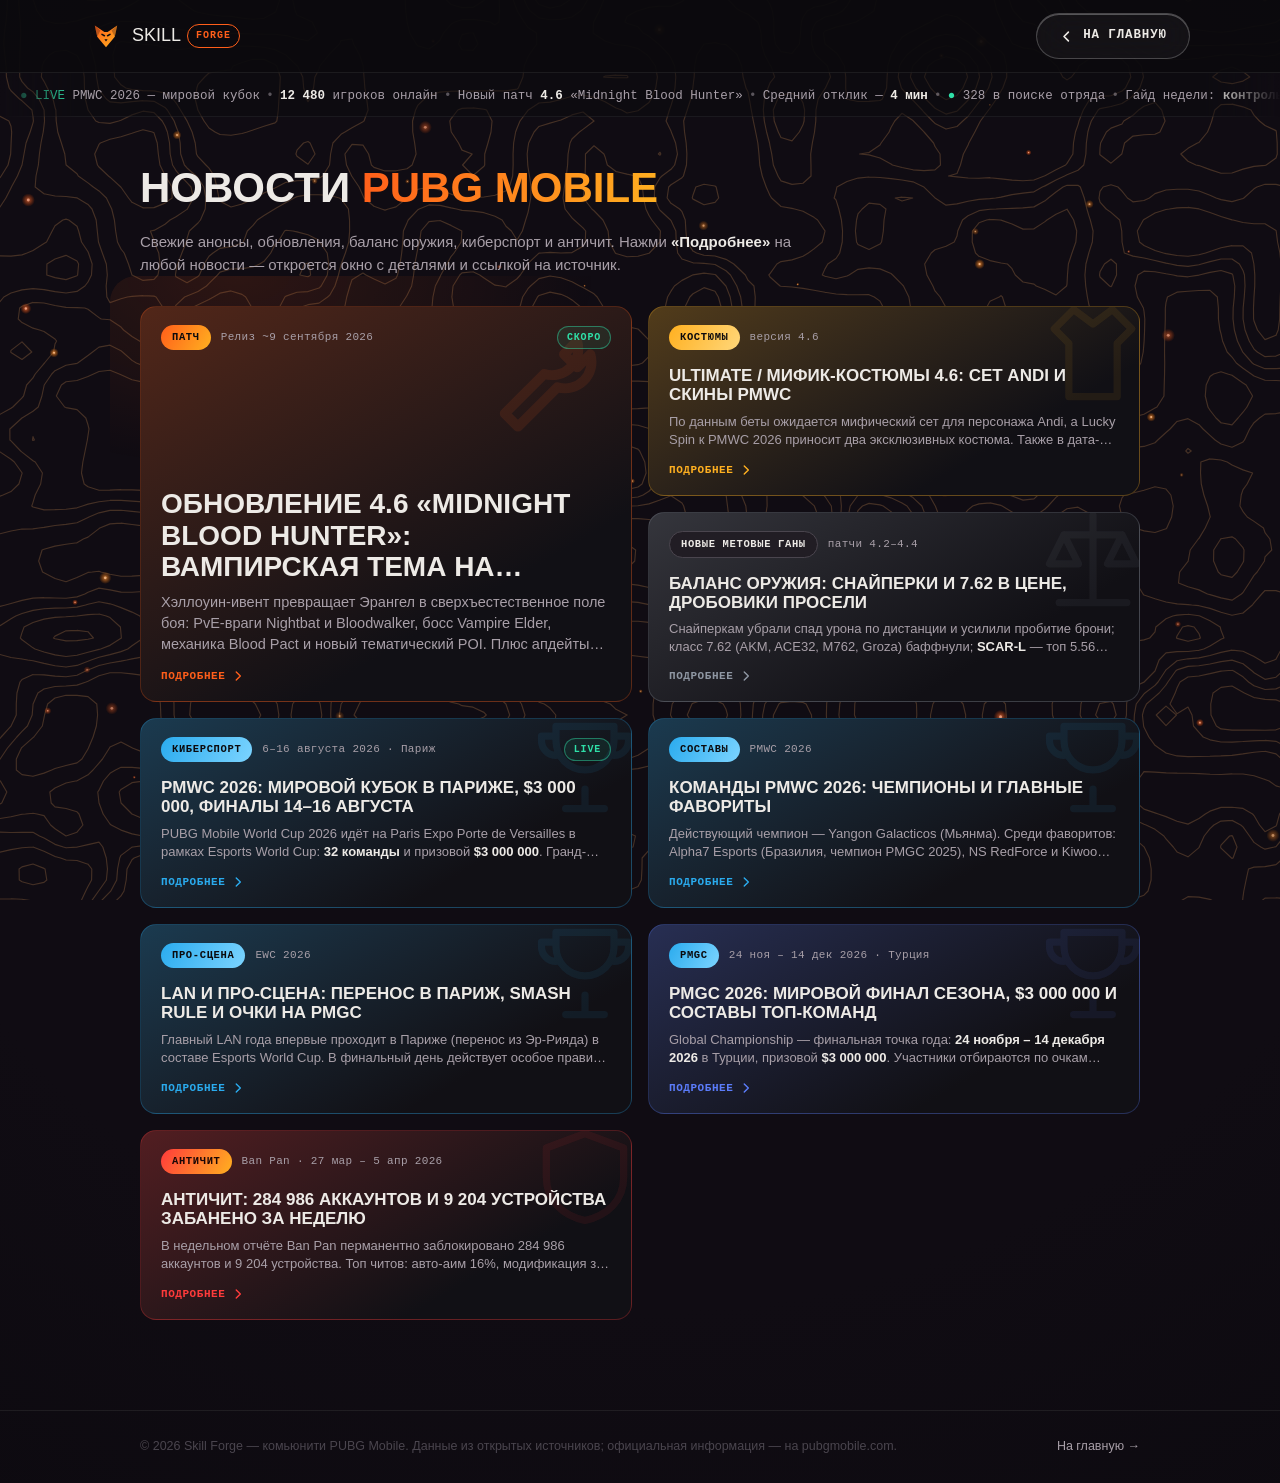
<file: news.html>
<!DOCTYPE html>
<html lang="ru">
<head>
<meta charset="UTF-8">
<meta name="viewport" content="width=device-width, initial-scale=1.0">
<meta http-equiv="Cache-Control" content="no-cache, no-store, must-revalidate">
<meta http-equiv="Pragma" content="no-cache">
<meta http-equiv="Expires" content="0">
<title>Skill Forge — Новости PUBG Mobile</title>
<meta name="description" content="Свежие новости PUBG Mobile: обновления, баланс оружия, костюмы, киберспорт (PMWC/PMGC) и античит.">
<meta name="theme-color" content="#0b0a0d">
<link rel="manifest" href="manifest.json">
<link rel="icon" type="image/svg+xml" href="assets/favicon.svg">
<link rel="icon" type="image/png" sizes="192x192" href="assets/icon-192.png">
<link rel="apple-touch-icon" href="assets/apple-touch-icon.png">
<link rel="stylesheet" href="assets/site.css">
<script defer src="assets/site.js"></script>
<meta name="apple-mobile-web-app-capable" content="yes">
<meta name="mobile-web-app-capable" content="yes">
<meta name="apple-mobile-web-app-status-bar-style" content="black-translucent">
<meta name="apple-mobile-web-app-title" content="Skill Forge">
<meta property="og:type" content="website">
<meta property="og:site_name" content="Skill Forge">
<meta property="og:title" content="Новости PUBG Mobile — Skill Forge">
<meta property="og:description" content="Обновления, баланс оружия, костюмы, киберспорт (PMWC/PMGC) и античит — коротко и по делу.">
<meta property="og:image" content="https://kostaysss.github.io/skill-forge/assets/og-image-fox.jpg">
<meta property="og:image:width" content="1200">
<meta property="og:image:height" content="630">
<meta property="og:url" content="https://kostaysss.github.io/skill-forge/news.html">
<meta name="twitter:card" content="summary_large_image">
<meta name="twitter:title" content="Новости PUBG Mobile — Skill Forge">
<meta name="twitter:description" content="Обновления, баланс оружия, костюмы, киберспорт (PMWC/PMGC) и античит.">
<meta name="twitter:image" content="https://kostaysss.github.io/skill-forge/assets/og-image-fox.jpg">
<script>if('serviceWorker' in navigator){window.addEventListener('load',function(){navigator.serviceWorker.register('sw.js').catch(function(){});});}</script>
<style>
  :root{
    --void:#0b0a0d; --gunmetal:#17151a; --gunmetal-2:#211d24; --steel:#4a454e;
    --bone:#edeae6; --ash:#a89fa8; --signal:#ff5e1a; --ember:#ffb020; --intel:#2fe0a8;
    --font-display: "Arial Black","Haettenschweiler","Franklin Gothic Bold","Segoe UI",sans-serif;
    --font-body: -apple-system,"Segoe UI",Roboto,"Helvetica Neue",Arial,sans-serif;
    --font-mono: "SF Mono","Cascadia Code","Consolas","Roboto Mono",ui-monospace,monospace;
  }
  *{box-sizing:border-box;}
  html,body{margin:0;padding:0;}
  body{background:radial-gradient(150% 120% at 50% 38%, #100c13 42%, #08070b 100%), var(--void);color:var(--bone);font-family:var(--font-body);line-height:1.55;overflow-x:hidden;-webkit-font-smoothing:antialiased;}
  a{color:inherit;}
  ::selection{background:var(--signal);color:var(--void);}
  a:focus-visible,button:focus-visible{outline:2px solid var(--ember);outline-offset:2px;}

  .bg-topo{position:fixed;inset:0;z-index:-2;pointer-events:none;opacity:0.22;}
  .bg-topo svg{position:absolute;inset:0;width:100%;height:100%;display:block;}
  .ember-global{position:fixed;inset:0;z-index:-1;width:100%;height:100%;pointer-events:none;}

  .wrap{max-width:1080px;margin:0 auto;padding:0 clamp(20px,4vw,40px);}

  .btn{font-family:var(--font-mono);font-size:12.5px;font-weight:700;letter-spacing:0.07em;text-transform:uppercase;text-decoration:none;border:none;cursor:pointer;display:inline-flex;align-items:center;gap:9px;padding:12px 22px;border-radius:999px;transition:transform .15s ease, filter .15s ease, border-color .15s ease, background .15s ease;}
  .btn:hover{transform:translateY(-2px);}
  .btn-ghost{background:rgba(255,255,255,0.04);color:var(--bone);border:1px solid rgba(255,255,255,0.22);backdrop-filter:blur(18px) saturate(1.2);-webkit-backdrop-filter:blur(18px) saturate(1.2);box-shadow:inset 0 1px 0 rgba(255,255,255,0.28);}
  .btn-ghost:hover{border-color:rgba(255,94,26,0.6);background:rgba(255,255,255,0.09);color:var(--bone);}
  .btn-primary{background:rgba(255,255,255,0.05);color:var(--bone);border:1px solid rgba(255,255,255,0.34);backdrop-filter:blur(18px) saturate(1.3);-webkit-backdrop-filter:blur(18px) saturate(1.3);box-shadow:inset 0 1px 0 rgba(255,255,255,0.5), inset 0 0 22px rgba(255,255,255,0.05), 0 8px 24px -12px rgba(255,94,26,0.35);}
  .btn-primary:hover{background:rgba(255,94,26,0.16);border-color:rgba(255,255,255,0.55);}

  .nav{position:sticky;top:0;z-index:200;background:rgba(11,10,13,0.94);border-bottom:1px solid rgba(237,234,230,0.08);}
  .nav .wrap{display:flex;align-items:center;justify-content:space-between;height:72px;max-width:1180px;}
  .brand{display:flex;align-items:center;gap:10px;text-decoration:none;}
  .brand svg{width:32px;height:32px;}
  .brand-word{font-family:var(--font-display);font-size:18px;color:var(--bone);display:flex;align-items:center;gap:6px;}
  .brand-word .tag{font-family:var(--font-mono);font-size:10px;font-weight:700;letter-spacing:0.1em;color:var(--signal);border:1px solid var(--signal);border-radius:999px;padding:3px 8px;}

  main{padding:38px 0 90px;position:relative;z-index:1;}
  .page-head{margin:0 0 30px;}
  .page-title{font-family:var(--font-display);font-size:clamp(26px,4vw,42px);text-transform:uppercase;margin:0 0 10px;}
  .page-title .accent{background:linear-gradient(100deg,var(--signal),var(--ember));-webkit-background-clip:text;background-clip:text;color:transparent;}
  .page-sub{color:var(--ash);font-size:15px;max-width:660px;margin:0;}
  .page-sub b{color:var(--bone);}

  /* news grid — bento journal (variant A) */
  .news-stage{position:relative;}
  .news-bg{position:absolute;inset:-30px;z-index:0;pointer-events:none;border-radius:26px;
    background:radial-gradient(600px 320px at 12% 0%,rgba(255,94,26,.12),transparent 60%);}
  .news-grid{position:relative;z-index:1;display:grid;grid-template-columns:repeat(4,1fr);grid-auto-rows:190px;gap:16px;grid-auto-flow:dense;}
  @media(max-width:900px){.news-grid{grid-template-columns:repeat(2,1fr);}}
  @media(max-width:560px){.news-grid{grid-template-columns:1fr;grid-auto-rows:auto;}}

  .news-card{--c:var(--signal);position:relative;grid-column:span 2;display:flex;flex-direction:column;justify-content:flex-end;gap:6px;padding:18px 20px;border-radius:16px;overflow:hidden;
    background:linear-gradient(150deg, color-mix(in srgb,var(--c) 26%, #151318), #111015 72%);border:1px solid color-mix(in srgb,var(--c) 26%,transparent);
    transition:transform .22s cubic-bezier(.2,.8,.2,1), border-color .22s ease, box-shadow .22s ease;}
  .news-card:hover{transform:translateY(-4px);border-color:color-mix(in srgb,var(--c) 55%,transparent);box-shadow:0 22px 40px -20px rgba(0,0,0,.85), 0 0 26px -14px var(--c);}
  .news-card.feat{grid-column:span 2;grid-row:span 2;}
  @media(max-width:560px){.news-card,.news-card.feat{grid-column:auto;grid-row:auto;}}

  .nc-wm{position:absolute;right:-12px;top:-12px;width:116px;height:116px;color:var(--c);opacity:.08;pointer-events:none;z-index:0;}
  .news-card.feat .nc-wm{width:158px;height:158px;opacity:.1;}
  .news-card > *:not(.nc-wm){position:relative;z-index:1;}

  .nc-meta{display:flex;align-items:center;gap:10px;flex-wrap:wrap;margin-bottom:auto;}
  .nc-tag{font-family:var(--font-mono);font-size:10.5px;font-weight:700;letter-spacing:0.06em;text-transform:uppercase;color:var(--void);background:linear-gradient(120deg,var(--signal),var(--ember));border-radius:999px;padding:4px 11px;}
  .nc-tag.season{background:linear-gradient(120deg,#ffb020,#ffd77a);}
  .nc-tag.event{background:linear-gradient(120deg,#17b98a,var(--intel));}
  .nc-tag.esports{background:linear-gradient(120deg,#2aabee,#7cd4ff);}
  .nc-tag.balance{background:var(--gunmetal-2);color:var(--bone);border:1px solid var(--steel);}
  .nc-tag.security{background:linear-gradient(120deg,#ff3b3b,#ffb020);color:#1a0606;}
  .nc-date{font-family:var(--font-mono);font-size:11px;color:var(--ash);letter-spacing:0.03em;}
  .nc-new{margin-left:auto;font-family:var(--font-mono);font-size:10px;font-weight:700;letter-spacing:0.08em;text-transform:uppercase;color:var(--intel);border:1px solid rgba(47,224,168,0.45);background:rgba(47,224,168,0.08);border-radius:999px;padding:3px 9px;}

  .nc-title{font-family:var(--font-display);font-size:17px;line-height:1.14;text-transform:uppercase;margin:10px 0 3px;
    display:-webkit-box;-webkit-line-clamp:2;-webkit-box-orient:vertical;overflow:hidden;}
  .news-card.feat .nc-title{font-size:clamp(21px,2.4vw,28px);-webkit-line-clamp:3;}
  .nc-text{color:var(--ash);font-size:13px;margin:0;line-height:1.45;
    display:-webkit-box;-webkit-line-clamp:2;-webkit-box-orient:vertical;overflow:hidden;}
  .news-card.feat .nc-text{font-size:14.5px;-webkit-line-clamp:3;}
  .nc-text b{color:var(--bone);}
  @media(max-width:560px){.nc-title,.news-card.feat .nc-title,.nc-text,.news-card.feat .nc-text{-webkit-line-clamp:unset;}}
  .nc-more{margin-top:8px;align-self:flex-start;font-family:var(--font-mono);font-size:11px;font-weight:700;letter-spacing:0.05em;text-transform:uppercase;color:var(--c);background:none;border:none;cursor:pointer;padding:0;display:inline-flex;align-items:center;gap:6px;transition:gap .15s ease,filter .15s ease;}
  .nc-more:hover{gap:10px;filter:brightness(1.25);}
  .nc-more svg{width:14px;height:14px;}

  /* detail modal */
  .nmodal{position:fixed;inset:0;z-index:400;display:none;align-items:center;justify-content:center;padding:20px;background:rgba(6,5,9,0.74);backdrop-filter:blur(6px);-webkit-backdrop-filter:blur(6px);}
  .nmodal.open{display:flex;animation:nmfade .25s ease;}
  @keyframes nmfade{from{opacity:0;}to{opacity:1;}}
  .nmodal-card{width:min(640px,100%);max-height:88vh;overflow:auto;position:relative;border-radius:20px;
    background:linear-gradient(160deg, rgba(30,26,36,0.96), rgba(11,10,15,0.98));border:1px solid rgba(255,94,26,0.28);
    box-shadow:0 30px 70px -25px rgba(0,0,0,0.9);}
  .nm-close{position:absolute;top:14px;right:14px;width:34px;height:34px;border-radius:10px;border:1px solid rgba(237,234,230,0.14);background:rgba(11,10,13,0.7);color:var(--ash);cursor:pointer;display:flex;align-items:center;justify-content:center;z-index:3;}
  .nm-close:hover{color:var(--bone);border-color:var(--signal);}
  .nm-close svg{width:16px;height:16px;}
  .nm-head{padding:26px 28px 18px;border-bottom:1px solid rgba(237,234,230,0.08);}
  .nm-head .nc-meta{margin-bottom:12px;}
  .nm-head h2{font-family:var(--font-display);font-size:clamp(19px,2.6vw,25px);text-transform:uppercase;line-height:1.15;margin:0;padding-right:36px;}
  .nm-body{padding:20px 28px 8px;color:var(--ash);font-size:14px;line-height:1.6;}
  .nm-body p{margin:0 0 12px;}
  .nm-body b{color:var(--bone);}
  .nm-body ul{margin:0 0 14px;padding-left:20px;}
  .nm-body li{margin-bottom:7px;}
  .nm-body .hl{color:var(--ember);font-weight:700;}
  .nm-body h4{font-family:var(--font-body);font-weight:800;text-transform:uppercase;letter-spacing:0.03em;font-size:13px;color:var(--bone);margin:18px 0 8px;}
  .nm-note{font-size:12px;color:var(--steel);border-left:2px solid rgba(255,176,32,0.5);padding:2px 0 2px 12px;margin:0 0 14px;}
  .nm-src{padding:14px 28px 24px;display:flex;flex-wrap:wrap;gap:10px;align-items:center;border-top:1px solid rgba(237,234,230,0.08);}
  .nm-src .lbl{font-family:var(--font-mono);font-size:11px;letter-spacing:0.05em;text-transform:uppercase;color:var(--steel);}
  .nm-src a{font-family:var(--font-mono);font-size:11.5px;color:var(--signal);text-decoration:none;border:1px solid rgba(255,94,26,0.35);border-radius:999px;padding:6px 12px;transition:all .15s ease;}
  .nm-src a:hover{background:rgba(255,94,26,0.1);color:var(--ember);}

  footer{border-top:1px solid rgba(237,234,230,0.08);padding:26px 0;color:var(--steel);font-size:12.5px;position:relative;z-index:1;}
  footer .wrap{display:flex;align-items:center;justify-content:space-between;gap:14px;flex-wrap:wrap;}
  footer a{color:var(--ash);text-decoration:none;}
  footer a:hover{color:var(--bone);}

  /* scroll reveal */
  .reveal-on .news-card:not(.sr-off){opacity:0;transform:translateY(26px);transition:opacity .55s ease, transform .55s cubic-bezier(.2,.8,.2,1);}
  .reveal-on .sr-in{opacity:1 !important;transform:none !important;}

  @media(max-width:640px){
    .nav .wrap{height:60px;}
    .brand-word{font-size:16px;}
    .nav .btn{font-size:11px;padding:9px 14px;}
    main{padding:26px 0 64px;}
    .nm-head,.nm-body,.nm-src{padding-left:20px;padding-right:20px;}
  }
</style>
<script>/* enable scroll-reveal before first paint (skip if reduced motion) */
if(!(window.matchMedia && window.matchMedia('(prefers-reduced-motion: reduce)').matches)){document.documentElement.classList.add('reveal-on');}</script>
</head>
<body>
<canvas class="ember-global" data-embers aria-hidden="true"></canvas>
<div class="bg-topo" data-topo aria-hidden="true"></div>

<script>
/* ---- procedural topographic contour lines (marching squares over value-noise) ---- */
(function(){
  const host = document.querySelector('[data-topo]');
  if(!host) return;
  const reduce = window.matchMedia('(prefers-reduced-motion: reduce)').matches;
  const canvas=document.createElement('canvas');
  canvas.style.cssText='position:absolute;inset:0;width:100%;height:100%;display:block;';
  host.replaceChildren(canvas);
  const ctx=canvas.getContext('2d');
  const DPR=Math.min(window.devicePixelRatio||1,1.5);
  const cell=11, scale=0.0125;
  const levels=[]; for(let t=0.13;t<=0.87;t+=0.062) levels.push(t);
  function makeNoise(seed){
    function rand(x,y){ let n=(x|0)*374761393+(y|0)*668265263+seed*1274126177; n=(n^(n>>13))>>>0; n=(n*1274126177)>>>0; n=(n^(n>>16))>>>0; return n/4294967295; }
    const sm=t=>t*t*(3-2*t), lp=(a,b,t)=>a+(b-a)*t;
    function vn(x,y){ const xi=Math.floor(x),yi=Math.floor(y),xf=x-xi,yf=y-yi,u=sm(xf),v=sm(yf); return lp(lp(rand(xi,yi),rand(xi+1,yi),u),lp(rand(xi,yi+1),rand(xi+1,yi+1),u),v); }
    return function(x,y){ let a=1,f=1,s=0,nm=0; for(let o=0;o<2;o++){s+=a*vn(x*f,y*f);nm+=a;a*=0.45;f*=2;} return s/nm; };
  }
  const noise=makeNoise(9);
  let W=0,H=0,cols=0,rows=0,field=null,raf=null,ox=0,oy=0,last=0;
  function resize(){
    W=window.innerWidth; H=window.innerHeight; if(!W||!H) return;
    canvas.width=Math.round(W*DPR); canvas.height=Math.round(H*DPR);
    ctx.setTransform(DPR,0,0,DPR,0,0);
    cols=Math.ceil(W/cell)+2; rows=Math.ceil(H/cell)+2;
    field=new Float32Array(cols*rows);
  }
  function render(){
    if(!field) return;
    for(let j=0;j<rows;j++){ const sy=(j*cell+oy)*scale; for(let i=0;i<cols;i++){ field[j*cols+i]=noise((i*cell+ox)*scale,sy); } }
    const at=(i,j)=>field[j*cols+i];
    ctx.clearRect(0,0,W,H);
    ctx.strokeStyle='#ffb267'; ctx.lineWidth=1.15; ctx.lineCap='round'; ctx.lineJoin='round';
    ctx.beginPath();
    for(const lv of levels){
      for(let j=0;j<rows-1;j++){
        const y=j*cell;
        for(let i=0;i<cols-1;i++){
          const tl=at(i,j),tr=at(i+1,j),bl=at(i,j+1),br=at(i+1,j+1);
          let c=0; if(tl>lv)c|=8; if(tr>lv)c|=4; if(br>lv)c|=2; if(bl>lv)c|=1;
          if(c===0||c===15) continue;
          const x=i*cell;
          const top=[x+cell*((lv-tl)/(tr-tl)),y];
          const right=[x+cell,y+cell*((lv-tr)/(br-tr))];
          const bottom=[x+cell*((lv-bl)/(br-bl)),y+cell];
          const left=[x,y+cell*((lv-tl)/(bl-tl))];
          const seg=(a,b)=>{ctx.moveTo(a[0],a[1]);ctx.lineTo(b[0],b[1]);};
          switch(c){
            case 1: case 14: seg(left,bottom); break;
            case 2: case 13: seg(bottom,right); break;
            case 3: case 12: seg(left,right); break;
            case 4: case 11: seg(top,right); break;
            case 6: case 9: seg(top,bottom); break;
            case 7: case 8: seg(left,top); break;
            case 5: seg(left,top); seg(bottom,right); break;
            case 10: seg(left,bottom); seg(top,right); break;
          }
        }
      }
    }
    ctx.stroke();
  }
  function loop(ts){ if(!last)last=ts; const dt=Math.min(50,ts-last); last=ts; ox+=dt*0.011; oy+=dt*0.005; render(); raf=requestAnimationFrame(loop); }
  resize(); render();
  if(!reduce){ last=0; raf=requestAnimationFrame(loop); }
  let rt; window.addEventListener('resize', function(){ clearTimeout(rt); rt=setTimeout(function(){ resize(); render(); },200); });
  document.addEventListener('visibilitychange', function(){ if(document.hidden){ if(raf){cancelAnimationFrame(raf);raf=null;} } else if(!reduce&&!raf){ last=0; raf=requestAnimationFrame(loop); } });
})();
</script>

<nav class="nav">
  <div class="wrap">
    <a class="brand" href="index.html">
      <svg viewBox="0 0 40 40" fill="none" aria-label="Skill Forge"><defs><linearGradient id="foxGrad" x1="0" y1="0" x2="1" y2="1"><stop offset="0" stop-color="#ff5e1a"/><stop offset="1" stop-color="#ffb020"/></linearGradient></defs><path d="M6 7 L18 15 L22 15 L34 7 L31 21 L20 34 L9 21 Z" fill="url(#foxGrad)"/><path d="M6 7 L13 13 L9 21 Z M34 7 L27 13 L31 21 Z" fill="#0d0b11" opacity=".28"/><path d="M15 18 l3 1.6 M25 18 l-3 1.6" stroke="#0d0b11" stroke-width="2" stroke-linecap="round"/><path d="M20 27 l-2-3 h4 z" fill="#0d0b11"/></svg>
      <span class="brand-word">SKILL <span class="tag">FORGE</span></span>
    </a>
    <a class="btn btn-ghost" href="index.html"><svg width="15" height="15" viewBox="0 0 24 24" fill="none" stroke="currentColor" stroke-width="2.6" stroke-linecap="round" stroke-linejoin="round"><path d="M15 5l-7 7 7 7"/></svg> На главную</a>
  </div>
</nav>

<main>
  <div class="wrap">
    <div class="page-head">
      <h1 class="page-title">Новости <span class="accent">PUBG Mobile</span></h1>
      <p class="page-sub">Свежие анонсы, обновления, баланс оружия, киберспорт и античит. Нажми <b>«Подробнее»</b> на любой новости — откроется окно с деталями и ссылкой на источник.</p>
    </div>

    <div class="news-stage">
    <div class="news-bg"></div>
    <div class="news-grid" id="newsGrid">

      <article class="news-card feat" style="--c:#ff5e1a">
        <div class="nc-meta"><span class="nc-tag">Патч</span><span class="nc-date">Релиз ~9 сентября 2026</span><span class="nc-new">Скоро</span></div>
        <h3 class="nc-title">Обновление 4.6 «Midnight Blood Hunter»: вампирская тема на Эрангеле</h3>
        <p class="nc-text">Хэллоуин-ивент превращает Эрангел в сверхъестественное поле боя: PvE-враги Nightbat и Bloodwalker, босс Vampire Elder, механика Blood Pact и новый тематический POI. Плюс апдейты World of Wonders и Metro Royale.</p>
        <button class="nc-more" data-news="v46">Подробнее <svg viewBox="0 0 24 24" fill="none" stroke="currentColor" stroke-width="2.4" stroke-linecap="round" stroke-linejoin="round"><path d="M9 5l7 7-7 7"/></svg></button>
      </article>

      <article class="news-card" style="--c:#ffb020">
        <div class="nc-meta"><span class="nc-tag season">Костюмы</span><span class="nc-date">версия 4.6</span></div>
        <h3 class="nc-title">Ultimate / мифик-костюмы 4.6: сет Andi и скины PMWC</h3>
        <p class="nc-text">По данным беты ожидается мифический сет для персонажа Andi, а Lucky Spin к PMWC 2026 приносит два эксклюзивных костюма. Также в дата-майне — коллаб-скины Demon Slayer и One Piece «Buggy».</p>
        <button class="nc-more" data-news="costumes">Подробнее <svg viewBox="0 0 24 24" fill="none" stroke="currentColor" stroke-width="2.4" stroke-linecap="round" stroke-linejoin="round"><path d="M9 5l7 7-7 7"/></svg></button>
      </article>

      <article class="news-card" style="--c:#8f97a3">
        <div class="nc-meta"><span class="nc-tag balance">Новые метовые ганы</span><span class="nc-date">патчи 4.2–4.4</span></div>
        <h3 class="nc-title">Баланс оружия: снайперки и 7.62 в цене, дробовики просели</h3>
        <p class="nc-text">Снайперкам убрали спад урона по дистанции и усилили пробитие брони; класс 7.62 (AKM, ACE32, M762, Groza) баффнули; <b>SCAR-L</b> — топ 5.56 (меньше вертикальной отдачи). AR ослабили на дистанции, дробовики нерфнули по урону и разбросу.</p>
        <button class="nc-more" data-news="meta">Подробнее <svg viewBox="0 0 24 24" fill="none" stroke="currentColor" stroke-width="2.4" stroke-linecap="round" stroke-linejoin="round"><path d="M9 5l7 7-7 7"/></svg></button>
      </article>

      <article class="news-card" style="--c:#2aabee">
        <div class="nc-meta"><span class="nc-tag esports">Киберспорт</span><span class="nc-date">6–16 августа 2026 · Париж</span><span class="nc-new">LIVE</span></div>
        <h3 class="nc-title">PMWC 2026: мировой кубок в Париже, $3 000 000, финалы 14–16 августа</h3>
        <p class="nc-text">PUBG Mobile World Cup 2026 идёт на Paris Expo Porte de Versailles в рамках Esports World Cup: <b>32 команды</b> и призовой <b>$3 000 000</b>. Гранд-финал — 14–16 августа, 13 августа — выходной день.</p>
        <button class="nc-more" data-news="pmwc">Подробнее <svg viewBox="0 0 24 24" fill="none" stroke="currentColor" stroke-width="2.4" stroke-linecap="round" stroke-linejoin="round"><path d="M9 5l7 7-7 7"/></svg></button>
      </article>

      <article class="news-card" style="--c:#2aabee">
        <div class="nc-meta"><span class="nc-tag esports">Составы</span><span class="nc-date">PMWC 2026</span></div>
        <h3 class="nc-title">Команды PMWC 2026: чемпионы и главные фавориты</h3>
        <p class="nc-text">Действующий чемпион — Yangon Galacticos (Мьянма). Среди фаворитов: Alpha7 Esports (Бразилия, чемпион PMGC 2025), NS RedForce и Kiwoom DRX (Корея), GodLike и Orangutan (Индия), AG.AL, Tianba и ThunderTalk (Китай).</p>
        <button class="nc-more" data-news="rosters">Подробнее <svg viewBox="0 0 24 24" fill="none" stroke="currentColor" stroke-width="2.4" stroke-linecap="round" stroke-linejoin="round"><path d="M9 5l7 7-7 7"/></svg></button>
      </article>

      <article class="news-card" style="--c:#2aabee">
        <div class="nc-meta"><span class="nc-tag esports">Про-сцена</span><span class="nc-date">EWC 2026</span></div>
        <h3 class="nc-title">LAN и про-сцена: перенос в Париж, Smash Rule и очки на PMGC</h3>
        <p class="nc-text">Главный LAN года впервые проходит в Париже (перенос из Эр-Рияда) в составе Esports World Cup. В финальный день действует особое правило Smash Rule, а результаты дают очки квалификации на PMGC 2026.</p>
        <button class="nc-more" data-news="proscene">Подробнее <svg viewBox="0 0 24 24" fill="none" stroke="currentColor" stroke-width="2.4" stroke-linecap="round" stroke-linejoin="round"><path d="M9 5l7 7-7 7"/></svg></button>
      </article>

      <article class="news-card" style="--c:#5b7cfa">
        <div class="nc-meta"><span class="nc-tag esports">PMGC</span><span class="nc-date">24 ноя – 14 дек 2026 · Турция</span></div>
        <h3 class="nc-title">PMGC 2026: мировой финал сезона, $3 000 000 и составы топ-команд</h3>
        <p class="nc-text">Global Championship — финальная точка года: <b>24 ноября – 14 декабря 2026</b> в Турции, призовой <b>$3 000 000</b>. Участники отбираются по очкам PMWC и региональных лиг. Внутри — даты и полные ростеры топ-команд.</p>
        <button class="nc-more" data-news="pmgc">Подробнее <svg viewBox="0 0 24 24" fill="none" stroke="currentColor" stroke-width="2.4" stroke-linecap="round" stroke-linejoin="round"><path d="M9 5l7 7-7 7"/></svg></button>
      </article>

      <article class="news-card" style="--c:#ff3b3b">
        <div class="nc-meta"><span class="nc-tag security">Античит</span><span class="nc-date">Ban Pan · 27 мар – 5 апр 2026</span></div>
        <h3 class="nc-title">Античит: 284 986 аккаунтов и 9 204 устройства забанено за неделю</h3>
        <p class="nc-text">В недельном отчёте Ban Pan перманентно заблокировано 284 986 аккаунтов и 9 204 устройства. Топ читов: авто-аим 16%, модификация зон урона 15%, воллхак 6%. По рангам больше всего Bronze (50%) и Ace (22%).</p>
        <button class="nc-more" data-news="anticheat">Подробнее <svg viewBox="0 0 24 24" fill="none" stroke="currentColor" stroke-width="2.4" stroke-linecap="round" stroke-linejoin="round"><path d="M9 5l7 7-7 7"/></svg></button>
      </article>

    </div>
    </div>
  </div>
</main>

<footer>
  <div class="wrap">
    <span>© 2026 Skill Forge — комьюнити PUBG Mobile. Данные из открытых источников; официальная информация — на pubgmobile.com.</span>
    <a href="index.html">На главную →</a>
  </div>
</footer>

<div class="nmodal" id="newsModal" aria-hidden="true">
  <div class="nmodal-card" id="newsModalCard"></div>
</div>

<script>
/* embers */
(function(){
  if(window.matchMedia('(prefers-reduced-motion: reduce)').matches) return;
  document.querySelectorAll('canvas[data-embers]').forEach(function(canvas){
    const ctx=canvas.getContext('2d');let w,h,particles=[],raf=null;const DPR=Math.min(window.devicePixelRatio||1,2);
    function resize(){const r=canvas.getBoundingClientRect();w=r.width;h=r.height;canvas.width=w*DPR;canvas.height=h*DPR;ctx.setTransform(DPR,0,0,DPR,0,0);const c=Math.round(Math.min(90,Math.max(36,w*h/16000)));particles=Array.from({length:c},makeP);}
    function makeP(){return {x:Math.random()*w,y:Math.random()*h,r:Math.random()*1.8+0.4,vy:-(Math.random()*0.5+0.15),vx:(Math.random()-0.5)*0.4,life:Math.random(),flick:Math.random()*0.04+0.01,hue:Math.random()>0.5?28:18};}
    function tick(){ctx.clearRect(0,0,w,h);for(const p of particles){p.x+=p.vx;p.y+=p.vy;p.life+=p.flick;p.vx+=(Math.random()-0.5)*0.02;if(p.y<-6||p.x<-6||p.x>w+6){Object.assign(p,makeP(),{y:h+6,x:Math.random()*w});}const a=0.35+Math.abs(Math.sin(p.life))*0.55;const gr=ctx.createRadialGradient(p.x,p.y,0,p.x,p.y,p.r*3.2);gr.addColorStop(0,'hsla('+p.hue+',100%,62%,'+a+')');gr.addColorStop(1,'hsla('+p.hue+',100%,50%,0)');ctx.fillStyle=gr;ctx.beginPath();ctx.arc(p.x,p.y,p.r*3.2,0,Math.PI*2);ctx.fill();ctx.fillStyle='hsla('+p.hue+',100%,80%,'+a+')';ctx.beginPath();ctx.arc(p.x,p.y,p.r*0.7,0,Math.PI*2);ctx.fill();}raf=requestAnimationFrame(tick);}
    let rt;window.addEventListener('resize',function(){clearTimeout(rt);rt=setTimeout(resize,150);});resize();tick();
  });
})();

/* ==== news detail data (researched from open sources, Aug 2026) ==== */
const NEWS = {
  v46: {
    tag:'Патч', tagCls:'', date:'Релиз ~9 сентября 2026 · бета',
    title:'Обновление 4.6 «Midnight Blood Hunter»: вампирская тема на Эрангеле',
    body:`<p><b>Тема:</b> версия 4.6 — вампирский хэллоуин-ивент <span class="hl">«Midnight Blood Hunter»</span>, который превращает Эрангел в сверхъестественное поле боя. <b>Ожидаемый релиз:</b> ориентировочно <span class="hl">9 сентября 2026</span> (официальное подтверждение ещё ожидается). Закрытая бета тестировалась фазами и завершилась к 23 августа.</p>
      <h4>PvE-враги и боссы</h4>
      <ul>
        <li><b>Nightbat</b> — враг тёмной фракции (летучая мышь-ночник).</li>
        <li><b>Bloodwalker</b> — сверхъестественный противник, бродящий по локациям.</li>
        <li><b>Vampire Elder</b> — мощный <span class="hl">босс</span>; в одиночку не завалить, нужен сквад.</li>
      </ul>
      <h4>Новые механики</h4>
      <ul>
        <li><b>Blood Pact</b> — командная механика: связывает лечение сквада; <b>Blood Pact Summon</b> позволяет призвать тиммейта к себе, потратив собственное HP.</li>
        <li><b>Bloodline Awakening</b> (пробуждение крови) и <b>Hunter Guild Missions</b> — квесты и цели тёмной фракции сверх обычного боя.</li>
        <li>Окружение: <b>Scream Crates</b>, <b>Gargoyles</b> (гаргульи), <b>Blood Crystal Barriers</b> (кристаллические барьеры).</li>
      </ul>
      <h4>Тематические предметы</h4>
      <ul>
        <li><b>Twilight Bat Wings</b> — крылья-глайдер для быстрого перемещения по карте.</li>
        <li><b>Silvermoon Chain</b>, <b>Hunter Bandage</b>, <b>Scarlet Tonic</b>, <b>Blood Pact</b>.</li>
      </ul>
      <h4>Новая локация и режимы</h4>
      <ul>
        <li>Новый тематический <b>POI</b>: по утечкам беты-2 — в районе <span class="hl">Sosnovka Military Base</span> на Эрангеле.</li>
        <li>Улучшения классического режима, обновления <b>World of Wonders (WOW)</b> для пользовательских карт, апдейт <b>Metro Royale</b>, оптимизация и багфиксы.</li>
        <li>Фича <b>«Autoflight»</b> — заявлена, но детали пока не раскрыты.</li>
      </ul>
      <p class="nm-note">Коллаборации (по дата-майну/утечкам, официально не подтверждены): <b>One Piece</b> Prize Path, включая персонажа «Buggy» (найдено в бете 4.6.1); <b>Demon Slayer</b> (слух, ориентировочно середина сентября); <b>One-Punch Man</b> — только корейский клиент. Финальный состав контента и точная дата — в официальном патчноуте на pubgmobile.com.</p>`,
    src:[['sportsdunia — фичи беты 4.6','https://www.sportsdunia.com/gaming/pubg-mobile-4-6-beta-features-themed-modes-items-revealed'],['sportsdunia — дата 4.6','https://www.sportsdunia.com/gaming/pubg-mobile-4-6-update-release-date'],['topuplist — 4.6','https://topuplist.com/blogs/detail/pubg-mobile-4-6-update']]
  },
  costumes: {
    tag:'Костюмы', tagCls:'season', date:'версия 4.6',
    title:'Ultimate / мифик-костюмы 4.6: сет Andi, вампирские дропы и скины PMWC',
    body:`<h4>Топовая косметика 4.6</h4>
      <ul>
        <li><b>Мифический (Mythical) сет</b> для персонажа <span class="hl">Andi</span> — самое заметное высокоуровневое обновление косметики в этой версии.</li>
        <li><b>Тематические вампирские дропы</b> (themed loot) в рамках «Midnight Blood Hunter» — наряды, аксессуары и предметы в стиле вампирского Эрангела.</li>
        <li><b>Lucky Spin к PMWC 2026</b> — два эксклюзивных костюма, привязанных к мировому кубку.</li>
      </ul>
      <h4>Коллаб-скины (по утечкам)</h4>
      <ul>
        <li><b>One Piece</b> — Prize Path, в т.ч. персонаж «Buggy» (данные из беты 4.6.1).</li>
        <li><b>Demon Slayer</b> — тематическая линейка (слух).</li>
      </ul>
      <h4>Как получить</h4>
      <p>В PUBG Mobile «ультимейт»-скины оружия и мифические сеты обычно приходят через <b>Lucky Spin</b>, <b>Crate</b> или <b>Prize Path</b> — с прокачкой уровней предмета (для оружия — эффекты, кастомная перезарядка, killfeed и финишер на максимальных уровнях).</p>
      <p class="nm-note">Финальная стоимость, ротация и способ получения станут известны только в официальном патче. Часть костюмов выше — из беты/дата-майна и может измениться.</p>`,
    src:[['sportsdunia — фичи беты 4.6','https://www.sportsdunia.com/gaming/pubg-mobile-4-6-beta-features-themed-modes-items-revealed'],['topuplist — 4.6','https://topuplist.com/blogs/detail/pubg-mobile-4-6-update']]
  },
  meta: {
    tag:'Новые метовые ганы', tagCls:'balance', date:'патчи 4.2–4.4 (2026)',
    title:'Баланс оружия: что усилили и что пофиксили по урону и разбросу',
    body:`<h4>Патч 4.2 (7 января 2026) — сдвиг в сторону DMR</h4>
      <ul>
        <li><b>DMR (марксманки) — сильный бафф:</b> кучность/точность подняли <span class="hl">до +70%</span> — SLR, Mini14, SKS, QBU и др. стали заметно стабильнее на дистанции.</li>
        <li><b>Штурмовые (AR) — нерф:</b> урон срезали на <span class="hl">~10–15%</span> на дистанции от <b>75–100 м</b> и дальше.</li>
        <li><b>Класс 7.62 — бафф:</b> усилили AKM, ACE32, M762 (Beryl), Groza, Mk47 Mutant.</li>
        <li><b>SCAR-L — бафф:</b> меньше вертикальной отдачи и выше порог урона на средней/дальней → <span class="hl">новый топ в 5.56</span>.</li>
        <li><b>Дробовики (S12K, S686, DBS, NS2000) — нерф.</b> Причина правок — рост использования DMR (~+20%) в компетативе.</li>
      </ul>
      <h4>Патч 4.4 (апрель 2026) — эра снайперов</h4>
      <ul>
        <li><b>Снайперские винтовки (bolt-action) — бафф:</b> в классике <span class="hl">отключён спад урона по дистанции</span> (дальний выстрел бьёт как ближний) и добавлен <b>усиленный износ брони</b> при попадании.</li>
        <li><b>AR — нерф:</b> ещё сильнее теряют урон на дистанции — на одном контроле отдачи дальний бой не вывезешь.</li>
        <li><b>Дробовики — нерф:</b> меньше урона по броне, <span class="hl">увеличенный разброс</span>, слабее в помещениях (например, на Ferry Pier).</li>
        <li><b>Panzerfaust — микс:</b> больше зона детонации, меньше самоурон (backblast), больше урона по транспорту.</li>
      </ul>
      <h4>Итог меты и как играть</h4>
      <ul>
        <li>В цене — <b>снайперки</b> и <b>7.62-автоматы</b>; для 5.56 сильнейший — <b>SCAR-L</b>; дробовики держи только для ближнего боя вплотную.</li>
        <li>Тренируй отдачу под мейновые ганы (гайд «Контроль отдачи») и тайминги — на дистанции решает точный первый выстрел, а не «полив».</li>
      </ul>
      <p class="nm-note">Точные числовые значения разработчик публично раскрывает не всегда; часть цифр (например, +70% и 10–15%) — из беты и профильных разборов. Итоговые значения смотри в игре после установки патча.</p>`,
    src:[['sportsdunia — 4.4 баланс','https://www.sportsdunia.com/gaming/pubg-mobile-4-4-beta-weapon-balance-changes'],['bittopup — 4.2 баланс','https://bittopup.com/article/PUBG-Mobile-42-Update-DMR-70-Buff-AR-Nerfs-Guide'],['sportsdunia — 4.2 статы','https://www.sportsdunia.com/gaming/pubg-mobile-4-2-guns-balance-changes']]
  },
  pmwc: {
    tag:'Киберспорт', tagCls:'esports', date:'6–16 августа 2026 · Париж',
    title:'PMWC 2026: мировой кубок в Париже, $3 000 000, финалы 14–16 августа',
    body:`<p><b>Даты и место:</b> 6–16 августа 2026, Paris Expo Porte de Versailles, в составе <span class="hl">Esports World Cup 2026</span> (турнир перенесён из Эр-Рияда в Париж).</p>
      <p><b>Масштаб:</b> <span class="hl">32 команды</span> (было 24) и общий призовой фонд <span class="hl">$3 000 000</span>.</p>
      <h4>Формат — три стадии</h4>
      <ul>
        <li><b>Групповой этап</b> (6–9 авг): две группы; топ-5 из группы → Гранд-финал; 6–13 места → Survival; нижние 3 вылетают.</li>
        <li><b>Survival Stage</b> (11–12 авг): 16 команд борются за оставшиеся слоты, топ-6 проходят дальше.</li>
        <li><b>Гранд-финал</b> (14–16 авг): 16 команд, до 18 матчей; в финальный день — правило <b>Smash Rule</b>. Выходные — 10 и 13 августа.</li>
      </ul>
      <h4>Распределение призового ($3 000 000)</h4>
      <ul>
        <li>Групповой этап — <b>$1 148 000</b> (по $574 000 на группу).</li>
        <li>Survival Stage — <b>$152 000</b>.</li>
        <li>Гранд-финал — <b>$1 700 000</b>.</li>
        <li><span class="hl">Чемпион — $1 000 000</span> и <b>130 очков</b> квалификации PMGC 2026.</li>
        <li>MVP финала — <b>$25 000</b>.</li>
      </ul>`,
    src:[['sportskeeda — призовой PMWC 2026','https://www.sportskeeda.com/esports/news-pmwc-2026-prize-pool-distribution-revealed'],['talkesport — PMWC 2026','https://www.talkesport.com/pmwc-2026/']]
  },
  rosters: {
    tag:'Составы', tagCls:'esports', date:'PMWC 2026',
    title:'Команды PMWC 2026: чемпионы и главные фавориты по регионам',
    body:`<p>В турнире <b>32 команды</b> из всех регионов PUBG Mobile. Главные имена:</p>
      <ul>
        <li><b>Yangon Galacticos</b> (Мьянма) — действующий чемпион PMWC 2025, прямой инвайт.</li>
        <li><b>Alpha7 Esports</b> (Бразилия) — чемпион PMWC 2024 и действующий чемпион PMGC 2025.</li>
        <li><b>Корея:</b> NS RedForce, Kiwoom DRX.</li>
        <li><b>Индия:</b> GodLike Esports, Orangutan.</li>
        <li><b>Китай:</b> AG.AL International, Tianba, ThunderTalk Gaming.</li>
      </ul>
      <p>Каждая команда выступает составом <b>из 4 игроков</b> (плюс запас/тренер). Фавориты — азиатские и южноамериканские коллективы: именно они в последние сезоны делят топ-финиши на мировых стадиях.</p>
      <p class="nm-note">Полные игровые составы (роосты) и стартовые пятёрки команды объявляют перед стартом стадий — актуальные ростеры смотри на официальных ресурсах турнира и на Liquipedia.</p>`,
    src:[['talkesport — PMWC 2026','https://www.talkesport.com/pmwc-2026/'],['Liquipedia — PMWC 2026','https://liquipedia.net/pubgmobile/PUBG_Mobile_World_Cup/2026']]
  },
  proscene: {
    tag:'Про-сцена', tagCls:'esports', date:'EWC 2026',
    title:'LAN и про-сцена: перенос в Париж, Smash Rule и очки на PMGC',
    body:`<h4>Главный LAN года</h4>
      <ul>
        <li>PMWC 2026 — крупнейший <b>LAN-турнир</b> сезона по PUBG Mobile; впервые проходит в <span class="hl">Париже</span> (Paris Expo Porte de Versailles) в рамках Esports World Cup — перенос из Эр-Рияда.</li>
        <li>Формат из 32 команд и призовой $3 000 000 задают тон сезону: топ-регионы (Мьянма, Бразилия, Корея, Индия, Китай) съезжаются за титул.</li>
      </ul>
      <h4>Правила и очки</h4>
      <ul>
        <li>В финальный день Гранд-финала действует особое правило <b>Smash Rule</b> (упор на закрытие матч-поинта через WWCD).</li>
        <li>Результаты дают <b>очки квалификации на PMGC 2026</b> (у чемпиона — 130 очков) плюс зачёт Club Championship в экосистеме EWC.</li>
      </ul>
      <p>Дальше по сезону — PMGC (Global Championship) как финальная точка года, куда ведут очки с региональных лиг (PMPL/PMSL) и мировых стадий.</p>`,
    src:[['talkesport — PMWC 2026','https://www.talkesport.com/pmwc-2026/'],['sportskeeda — призовой/очки','https://www.sportskeeda.com/esports/news-pmwc-2026-prize-pool-distribution-revealed']]
  },
  pmgc: {
    tag:'PMGC', tagCls:'esports', date:'24 ноя – 14 дек 2026 · Турция',
    title:'PMGC 2026: мировой финал сезона в Турции, $3 000 000',
    body:`<p><b>Даты и место:</b> <span class="hl">24 ноября – 14 декабря 2026</span>, Турция. Общий призовой фонд — <span class="hl">$3 000 000</span>. PMGC (PUBG Mobile Global Championship) — финальная точка киберспортивного сезона.</p>
      <h4>Квалификация</h4>
      <p>Участники отбираются по очкам с <b>PMWC 2026</b> и региональных лиг (PMPL / PMSL). Полный список команд, посев и формат объявят ближе к ноябрю 2026.</p>
      <h4>Составы топ-команд (актуальные ростеры по PMWC 2026)</h4>
      <ul>
        <li><b>Yangon Galacticos</b> (Мьянма): Smile (капитан), Marnett, Romeo, SAYCLOUD.</li>
        <li><b>GodLike Esports</b> (Индия): Manya (капитан), Spower, Saumay, ADMINO.</li>
        <li><b>Orangutan</b> (Индия): AKop, WizzGOD, Aaru, Attanki.</li>
        <li><b>Alpha7 Esports</b> (Бразилия): полностью бразильский состав, вице-чемпион PMWC 2026 (полный ростер уточняется).</li>
      </ul>
      <p class="nm-note">Составы именно PMGC 2026 финализируются ближе к турниру; ростеры выше — текущие по PMWC 2026 и могут измениться (трансферы/замены). Каждая команда играет составом из 4 игроков. Актуальные списки — на официальных ресурсах турнира и на Liquipedia.</p>`,
    src:[['escharts — PMGC 2026','https://escharts.com/tournaments/pubg-mobile/pubg-mobile-global-championship-2026'],['talkesport — Orangutan квалификация','https://www.talkesport.com/news/indias-orangutan-qualify-for-pmwc-2026-grand-finals-check-overall-standings/']]
  },
  anticheat: {
    tag:'Античит', tagCls:'security', date:'Ban Pan · 27 мар – 5 апр 2026',
    title:'Античит: 284 986 аккаунтов и 9 204 устройства забанено за неделю',
    body:`<p>В недельном отчёте <b>#BanPan</b> (27 марта – 5 апреля 2026) перманентно заблокировано <span class="hl">284 986 аккаунтов</span> и <span class="hl">9 204 устройства</span>.</p>
      <h4>Топ типов читов</h4>
      <ul>
        <li>Авто-аим (AIM) — <b>16%</b></li>
        <li>Модификация зон урона — <b>15%</b></li>
        <li>Воллхак / X-ray — <b>6%</b></li>
        <li>Спидхак — <b>4%</b></li>
        <li>Прочее ПО — <b>59%</b></li>
      </ul>
      <h4>По рангам</h4>
      <p>Больше всего банов в <b>Bronze — 50%</b> и <b>Ace — 22%</b>; остальное — прочие тиры. То есть читят как в самом низу, так и у верхушки рейтинга.</p>
      <h4>Что ещё сделали за неделю</h4>
      <ul>
        <li>Удалено <b>777 рекламных объявлений</b> читов (суммарный охват ~2,9 млн просмотров/подписчиков).</li>
        <li>Вручную проверено <b>16 919 матчей</b> следователями.</li>
        <li>Подход: <b>ИИ-анализ поведения</b> + продвинутые алгоритмы + ручные проверки. <b>Бан устройства</b> жёстче бана аккаунта — не даёт создать новый профиль на том же железе.</li>
      </ul>
      <h4>Масштаб и планы</h4>
      <ul>
        <li>~<b>2,2 млн</b> аккаунтов и ~1,4 млн устройств забанено за одну неделю (авг 2025).</li>
        <li>~<b>7,81 млн</b> аккаунтов с читами перманентно забанено всего к ноябрю 2025.</li>
        <li>~<b>260 000</b> DMA-читеров (аппаратные читы) забанено за 2025 — это остаётся приоритетом.</li>
      </ul>
      <p class="nm-note">Роадмап античита 2026: ИИ-видеоанализ подозрительных матчей, усиленные блокировки повторного входа для рецидивистов и улучшенный пересмотр ложных банов. Разработчики просят репортить подозрительных игроков прямо в матче — эти жалобы идут в анализ.</p>`,
    src:[['vpesports — Ban Pan отчёт','https://vpesports.com/games/pubg/pubg-mobile-banpan-report-284986-accounts-banned'],['vpesports — 2.2M банов','https://vpesports.com/games/pubg/pubg-banned-over-32000-cheaters-in-one-week']]
  }
};

(function(){
  const modal = document.getElementById('newsModal');
  const card = document.getElementById('newsModalCard');
  function open(id){
    const n = NEWS[id]; if(!n) return;
    const srcs = (n.src||[]).map(function(s){ return '<a href="'+s[1]+'" target="_blank" rel="noopener">'+s[0]+' ↗</a>'; }).join('');
    card.innerHTML =
      '<button class="nm-close" id="nmClose" aria-label="Закрыть"><svg viewBox="0 0 24 24" fill="none" stroke="currentColor" stroke-width="2.4" stroke-linecap="round"><path d="M6 6l12 12M18 6L6 18"/></svg></button>'+
      '<div class="nm-head"><div class="nc-meta"><span class="nc-tag '+(n.tagCls||'')+'">'+n.tag+'</span><span class="nc-date">'+n.date+'</span></div><h2>'+n.title+'</h2></div>'+
      '<div class="nm-body">'+n.body+'</div>'+
      (srcs?'<div class="nm-src"><span class="lbl">Источники:</span>'+srcs+'</div>':'');
    modal.classList.add('open'); modal.setAttribute('aria-hidden','false'); document.body.style.overflow='hidden';
    document.getElementById('nmClose').addEventListener('click', close);
  }
  function close(){ modal.classList.remove('open'); modal.setAttribute('aria-hidden','true'); document.body.style.overflow=''; }
  document.querySelectorAll('.nc-more[data-news]').forEach(function(b){
    b.addEventListener('click', function(){ open(b.getAttribute('data-news')); });
  });
  /* category watermark icons on cards */
  var WM={
    patch:'<path d="M14 7a4 4 0 0 1-5 5l-6 6 2 2 6-6a4 4 0 0 0 5-5l-2 2-2-2 2-2z"/>',
    season:'<path d="M8 3l4 3 4-3 4 4-3 3v11H7V10L4 7z"/>',
    balance:'<path d="M12 3v18M5 21h14M6 7h12M6 7l-3 6h6zM18 7l-3 6h6z"/>',
    esports:'<path d="M8 21h8M12 17v4M6 4h12v3a6 6 0 0 1-12 0zM6 6H3v1a3 3 0 0 0 3 3M18 6h3v1a3 3 0 0 1-3 3"/>',
    security:'<path d="M12 3l8 3v6c0 5-3.5 8-8 9-4.5-1-8-4-8-9V6z"/>'
  };
  document.querySelectorAll('.news-card').forEach(function(card){
    var tag=card.querySelector('.nc-tag'); if(!tag) return;
    var key='patch';
    ['season','balance','esports','security'].forEach(function(k){ if(tag.classList.contains(k)) key=k; });
    card.insertAdjacentHTML('afterbegin','<svg class="nc-wm" viewBox="0 0 24 24" fill="none" stroke="currentColor" stroke-width="1.5" stroke-linecap="round" stroke-linejoin="round">'+WM[key]+'</svg>');
  });
  modal.addEventListener('click', function(e){ if(e.target===modal) close(); });
  document.addEventListener('keydown', function(e){ if(e.key==='Escape' && modal.classList.contains('open')) close(); });
})();

/* scroll reveal for news cards */
(function(){
  if(!document.documentElement.classList.contains('reveal-on')) return;
  var cards = Array.prototype.slice.call(document.querySelectorAll('.news-card'));
  if(!cards.length) return;
  function settle(el){ el.classList.remove('sr-in'); el.classList.add('sr-off'); el.style.transitionDelay=''; }
  if(!('IntersectionObserver' in window)){ cards.forEach(settle); return; }
  cards.forEach(function(el,i){ el.style.transitionDelay = (Math.min(i,6)*0.06)+'s'; });
  var io = new IntersectionObserver(function(entries){
    entries.forEach(function(e){
      if(!e.isIntersecting) return;
      var el=e.target; io.unobserve(el); el.classList.add('sr-in');
      var done=false;
      el.addEventListener('transitionend', function h(ev){ if(ev.propertyName!=='opacity'||done) return; done=true; settle(el); el.removeEventListener('transitionend',h); });
      setTimeout(function(){ if(!done){ done=true; settle(el); } },1400);
    });
  }, {threshold:0.12, rootMargin:'0px 0px -6% 0px'});
  cards.forEach(function(el){ io.observe(el); });
})();
</script>
</body>
</html>
</file>
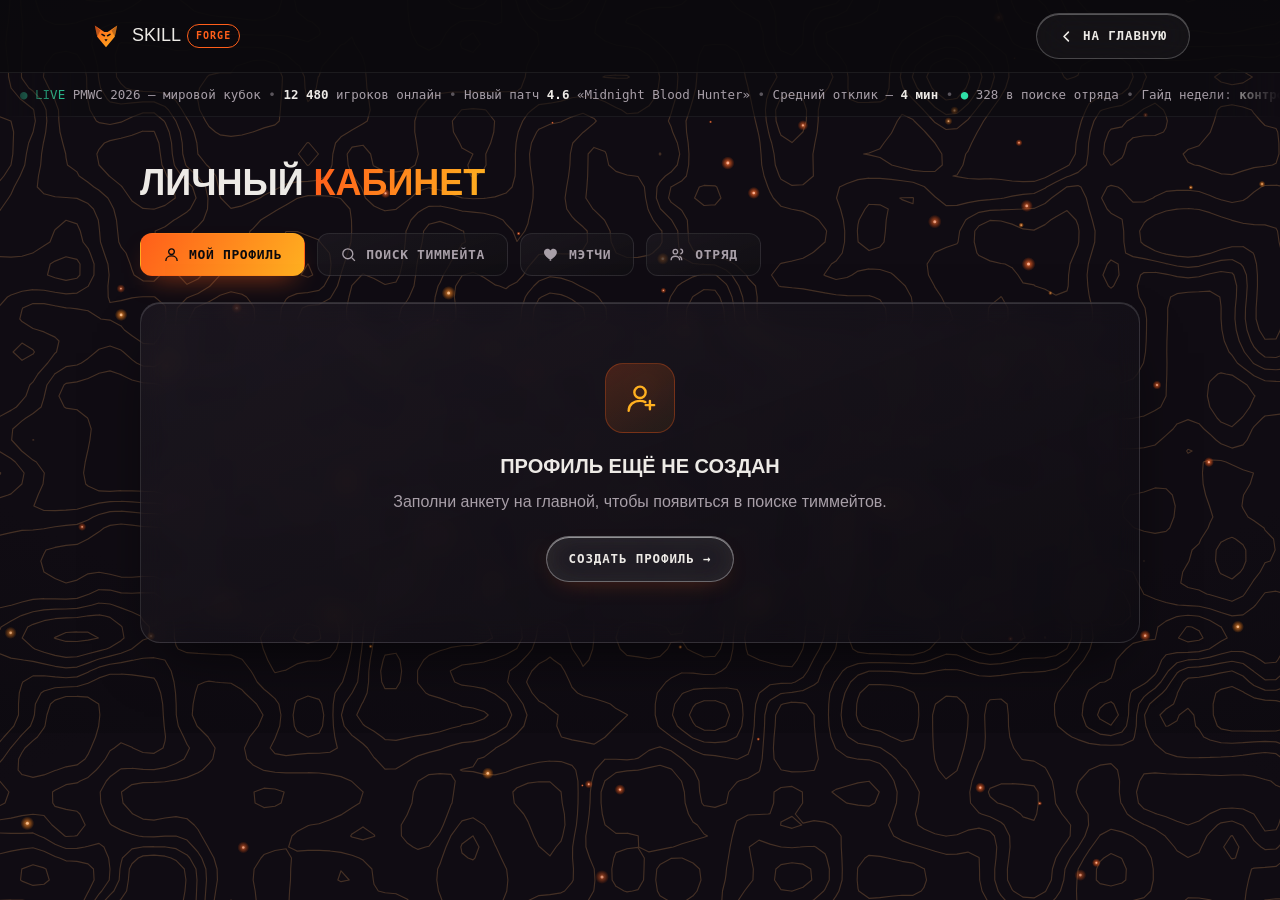
<file: profile.html>
<!DOCTYPE html>
<html lang="ru">
<head>
<meta charset="UTF-8">
<meta name="viewport" content="width=device-width, initial-scale=1.0">
<meta http-equiv="Cache-Control" content="no-cache, no-store, must-revalidate">
<meta http-equiv="Pragma" content="no-cache">
<meta http-equiv="Expires" content="0">
<title>Skill Forge — Личный кабинет</title>
<meta name="description" content="Личный кабинет Skill Forge: анкета, поиск тиммейтов, мэтчи и твой отряд PUBG Mobile.">
<meta name="theme-color" content="#0b0a0d">
<link rel="manifest" href="manifest.json">
<link rel="icon" type="image/svg+xml" href="assets/favicon.svg">
<link rel="icon" type="image/png" sizes="192x192" href="assets/icon-192.png">
<link rel="apple-touch-icon" href="assets/apple-touch-icon.png">
<link rel="stylesheet" href="assets/site.css">
<script defer src="assets/site.js"></script>
<meta name="apple-mobile-web-app-capable" content="yes">
<meta name="mobile-web-app-capable" content="yes">
<meta name="apple-mobile-web-app-status-bar-style" content="black-translucent">
<meta name="apple-mobile-web-app-title" content="Skill Forge">
<meta property="og:type" content="website">
<meta property="og:site_name" content="Skill Forge">
<meta property="og:title" content="Личный кабинет — Skill Forge">
<meta property="og:description" content="Анкета, поиск тиммейтов, мэтчи и твой отряд PUBG Mobile.">
<meta property="og:image" content="https://kostaysss.github.io/skill-forge/assets/og-image-fox.jpg">
<meta property="og:image:width" content="1200">
<meta property="og:image:height" content="630">
<meta property="og:url" content="https://kostaysss.github.io/skill-forge/profile.html">
<meta name="twitter:card" content="summary_large_image">
<meta name="twitter:title" content="Личный кабинет — Skill Forge">
<meta name="twitter:description" content="Анкета, поиск тиммейтов, мэтчи и твой отряд PUBG Mobile.">
<meta name="twitter:image" content="https://kostaysss.github.io/skill-forge/assets/og-image-fox.jpg">
<script>if('serviceWorker' in navigator){window.addEventListener('load',function(){navigator.serviceWorker.register('sw.js').catch(function(){});});}</script>
<style>
  :root{
    --void:#0b0a0d; --gunmetal:#17151a; --gunmetal-2:#211d24; --steel:#4a454e;
    --bone:#edeae6; --ash:#a89fa8; --signal:#ff5e1a; --ember:#ffb020; --intel:#2fe0a8;
    --grid-line: rgba(237,234,230,0.05);
    --font-display: "Arial Black","Haettenschweiler","Franklin Gothic Bold","Segoe UI",sans-serif;
    --font-body: -apple-system,"Segoe UI",Roboto,"Helvetica Neue",Arial,sans-serif;
    --font-mono: "SF Mono","Cascadia Code","Consolas","Roboto Mono",ui-monospace,monospace;
  }
  *{box-sizing:border-box;}
  html,body{margin:0;padding:0;}
  body{background:radial-gradient(150% 120% at 50% 38%, #100c13 42%, #08070b 100%), var(--void);color:var(--bone);font-family:var(--font-body);line-height:1.55;overflow-x:hidden;-webkit-font-smoothing:antialiased;}
  a{color:inherit;}
  ::selection{background:var(--signal);color:var(--void);}
  a:focus-visible,button:focus-visible,input:focus-visible,select:focus-visible{outline:2px solid var(--ember);outline-offset:2px;}

  .bg-topo{position:fixed;inset:0;z-index:-2;pointer-events:none;opacity:0.22;}
  .bg-topo svg{position:absolute;inset:0;width:100%;height:100%;display:block;}
  .ember-global{position:fixed;inset:0;z-index:-1;width:100%;height:100%;pointer-events:none;}

  .wrap{max-width:1080px;margin:0 auto;padding:0 clamp(20px,4vw,40px);}

  .btn{font-family:var(--font-mono);font-size:12.5px;font-weight:700;letter-spacing:0.07em;text-transform:uppercase;text-decoration:none;border:none;cursor:pointer;display:inline-flex;align-items:center;gap:9px;padding:12px 22px;border-radius:999px;transition:transform .15s ease, filter .15s ease, border-color .15s ease, background .15s ease;}
  .btn:hover{transform:translateY(-2px);}
  .btn-primary{background:rgba(255,255,255,0.05);color:var(--bone);border:1px solid rgba(255,255,255,0.34);backdrop-filter:blur(18px) saturate(1.3);-webkit-backdrop-filter:blur(18px) saturate(1.3);box-shadow:inset 0 1px 0 rgba(255,255,255,0.5), inset 0 0 22px rgba(255,255,255,0.05), 0 8px 24px -12px rgba(255,94,26,0.35);}
  .btn-primary:hover{background:rgba(255,94,26,0.16);border-color:rgba(255,255,255,0.55);}
  .btn-ghost{background:rgba(255,255,255,0.04);color:var(--bone);border:1px solid rgba(255,255,255,0.22);backdrop-filter:blur(18px) saturate(1.2);-webkit-backdrop-filter:blur(18px) saturate(1.2);box-shadow:inset 0 1px 0 rgba(255,255,255,0.28);}
  .btn-ghost:hover{border-color:rgba(255,94,26,0.6);background:rgba(255,255,255,0.1);color:var(--bone);}

  .nav{position:sticky;top:0;z-index:200;background:rgba(11,10,13,0.94);border-bottom:1px solid rgba(237,234,230,0.08);}
  .nav .wrap{display:flex;align-items:center;justify-content:space-between;height:72px;max-width:1180px;}
  .brand{display:flex;align-items:center;gap:10px;text-decoration:none;}
  .brand svg{width:32px;height:32px;}
  .brand-word{font-family:var(--font-display);font-size:18px;color:var(--bone);display:flex;align-items:center;gap:6px;}
  .brand-word .tag{font-family:var(--font-mono);font-size:10px;font-weight:700;letter-spacing:0.1em;color:var(--signal);border:1px solid var(--signal);border-radius:999px;padding:3px 8px;}

  main{padding:38px 0 90px;position:relative;z-index:1;}
  .page-title{font-family:var(--font-display);font-size:clamp(24px,3.4vw,36px);text-transform:uppercase;margin:0 0 22px;}
  .page-title .accent{background:linear-gradient(100deg,var(--signal),var(--ember));-webkit-background-clip:text;background-clip:text;color:transparent;}

  /* tabs */
  .tabs{display:flex;gap:12px;margin-bottom:26px;flex-wrap:wrap;}
  .tab{
    font-family:var(--font-mono);font-size:13px;font-weight:700;letter-spacing:0.05em;text-transform:uppercase;
    display:inline-flex;align-items:center;gap:9px;cursor:pointer;
    padding:12px 22px;border-radius:12px;border:1px solid rgba(237,234,230,0.1);
    background:linear-gradient(160deg, rgba(33,29,36,0.6), rgba(17,15,19,0.85));color:var(--ash);
    transition:transform .18s ease, border-color .18s ease, color .18s ease, background .18s ease;
  }
  .tab svg{width:17px;height:17px;}
  .tab:hover{transform:translateY(-2px);color:var(--bone);border-color:rgba(255,94,26,0.4);}
  .tab.active{background:linear-gradient(120deg,var(--signal),var(--ember));color:var(--void);border-color:transparent;box-shadow:0 12px 26px -12px rgba(255,94,26,0.6);}
  .tabpanel{display:none;animation:fadeIn .35s ease;}
  .tabpanel.active{display:block;}
  @keyframes fadeIn{from{opacity:0;transform:translateY(8px);}to{opacity:1;transform:none;}}

  .glass{background:linear-gradient(160deg, rgba(40,35,46,0.42), rgba(14,12,18,0.6));backdrop-filter:blur(12px);-webkit-backdrop-filter:blur(12px);border:1px solid rgba(255,255,255,0.12);border-radius:20px;box-shadow:0 26px 60px -25px rgba(0,0,0,0.85), inset 0 1px 0 rgba(255,255,255,0.14);}

  /* profile card */
  .profile-top{display:flex;align-items:center;justify-content:space-between;gap:18px;padding:24px 26px;border-bottom:1px solid rgba(237,234,230,0.08);flex-wrap:wrap;}
  .who{display:flex;align-items:center;gap:16px;}
  .avatar{width:64px;height:64px;border-radius:16px;flex:none;display:flex;align-items:center;justify-content:center;font-family:var(--font-display);font-size:26px;color:var(--void);background:linear-gradient(135deg,var(--signal),var(--ember));box-shadow:0 0 22px rgba(255,94,26,0.3);}
  .avatar.has-photo{background-size:cover;background-position:center;color:transparent;}

  .photo-up{display:flex;align-items:center;gap:12px;}
  .photo-thumb{width:50px;height:50px;border-radius:12px;flex:none;background:rgba(11,10,13,0.6) center/cover no-repeat;border:1px solid rgba(237,234,230,0.14);}
  .photo-pick{font-family:var(--font-mono);font-size:12px;letter-spacing:0.05em;text-transform:uppercase;color:var(--bone);background:var(--gunmetal-2);border:1px solid var(--steel);border-radius:999px;padding:9px 16px;cursor:pointer;transition:border-color .15s ease;}
  .photo-pick:hover{border-color:var(--signal);}
  .who .nm{font-family:var(--font-display);font-size:24px;line-height:1;}
  .who .rl{font-family:var(--font-mono);font-size:12px;color:var(--signal);text-transform:uppercase;letter-spacing:0.05em;margin-top:6px;display:inline-block;border:1px solid rgba(255,94,26,0.4);border-radius:999px;padding:3px 10px;}

  .grid2{display:grid;grid-template-columns:repeat(2,1fr);gap:2px;background:rgba(237,234,230,0.06);}
  @media(max-width:620px){.grid2{grid-template-columns:1fr;}}
  .drow{background:rgba(10,9,13,0.55);padding:16px 26px;display:flex;flex-direction:column;gap:4px;}
  .drow .k{font-family:var(--font-mono);font-size:11px;letter-spacing:0.06em;text-transform:uppercase;color:var(--steel);}
  .drow .v{font-size:15px;color:var(--bone);word-break:break-word;}
  .drow .v.empty{color:var(--steel);font-style:italic;}
  .drow input, .drow select{
    font-family:var(--font-body);font-size:14px;color:var(--bone);
    background:rgba(11,10,13,0.72);border:1px solid rgba(237,234,230,0.14);border-radius:8px;padding:8px 11px;outline:none;width:100%;
    transition:border-color .15s ease;
  }
  .drow input:focus, .drow select:focus{border-color:var(--signal);}

  .card-actions2{display:flex;gap:12px;padding:20px 26px;flex-wrap:wrap;}

  .empty-state{text-align:center;padding:60px 24px;}
  .empty-state .es-ico{width:70px;height:70px;border-radius:18px;margin:0 auto 18px;display:flex;align-items:center;justify-content:center;background:linear-gradient(150deg,rgba(255,94,26,0.2),rgba(255,176,32,0.06));border:1px solid rgba(255,94,26,0.3);color:var(--ember);}
  .empty-state .es-ico svg{width:34px;height:34px;}
  .empty-state h3{font-family:var(--font-display);text-transform:uppercase;font-size:20px;margin:0 0 8px;}
  .empty-state p{color:var(--ash);margin:0 0 22px;}

  /* search toolbar */
  .search-toolbar{margin-bottom:20px;}
  .sb-row{display:flex;gap:10px;flex-wrap:wrap;align-items:center;margin-bottom:12px;}
  .sb-search{flex:1 1 240px;display:flex;align-items:center;gap:9px;background:rgba(20,18,24,0.7);border:1px solid rgba(237,234,230,0.12);border-radius:12px;padding:0 14px;transition:border-color .15s ease;}
  .sb-search:focus-within{border-color:var(--signal);}
  .sb-search svg{width:17px;height:17px;color:var(--steel);flex:none;}
  .sb-search input{flex:1;background:none;border:none;outline:none;color:var(--bone);font-family:var(--font-body);font-size:14px;padding:12px 0;}
  .sb-search input::placeholder{color:var(--steel);}
  .sb-select{appearance:none;font-family:var(--font-mono);font-size:12px;letter-spacing:0.03em;color:var(--bone);background:rgba(20,18,24,0.7);border:1px solid rgba(237,234,230,0.12);border-radius:10px;padding:10px 30px 10px 13px;cursor:pointer;transition:border-color .15s ease;
    background-image:linear-gradient(45deg,transparent 50%,var(--ash) 50%),linear-gradient(135deg,var(--ash) 50%,transparent 50%);background-position:calc(100% - 15px) 50%,calc(100% - 10px) 50%;background-size:5px 5px,5px 5px;background-repeat:no-repeat;}
  .sb-select:hover,.sb-select:focus{border-color:var(--signal);outline:none;}
  .sb-toggle{font-family:var(--font-mono);font-size:11.5px;letter-spacing:0.04em;text-transform:uppercase;cursor:pointer;padding:9px 14px;border-radius:10px;border:1px solid rgba(237,234,230,0.14);background:rgba(20,18,24,0.6);color:var(--ash);transition:all .15s ease;display:inline-flex;align-items:center;gap:7px;}
  .sb-toggle:hover{border-color:rgba(255,94,26,0.5);color:var(--bone);}
  .sb-toggle.active{background:linear-gradient(120deg,var(--signal),var(--ember));color:var(--void);border-color:transparent;}
  .sb-toggle .dot{width:7px;height:7px;border-radius:50%;background:var(--intel);box-shadow:0 0 7px 1px rgba(47,224,168,0.7);}
  .sb-count{font-family:var(--font-mono);font-size:12px;color:var(--ash);}
  .sb-count b{color:var(--bone);}

  /* compatibility badge */
  .compat{display:inline-flex;align-items:center;gap:7px;font-family:var(--font-mono);font-size:11px;letter-spacing:0.04em;text-transform:uppercase;border-radius:999px;padding:5px 11px;margin-bottom:13px;}
  .compat .cnum{font-weight:700;}
  .compat.c-hi{color:var(--intel);border:1px solid rgba(47,224,168,0.4);background:rgba(47,224,168,0.08);}
  .compat.c-mid{color:var(--ember);border:1px solid rgba(255,176,32,0.4);background:rgba(255,176,32,0.08);}
  .compat.c-lo{color:var(--ash);border:1px solid rgba(237,234,230,0.14);background:rgba(237,234,230,0.04);}

  /* save-to-squad button */
  .save-btn{width:40px;height:40px;flex:none;border-radius:12px;display:flex;align-items:center;justify-content:center;border:1px solid rgba(237,234,230,0.14);background:rgba(11,10,13,0.6);color:var(--ash);cursor:pointer;transition:transform .16s ease,border-color .16s ease,color .16s ease,background .16s ease;}
  .save-btn svg{width:18px;height:18px;}
  .save-btn:hover{border-color:var(--ember);color:var(--ember);transform:scale(1.07);}
  .save-btn.saved{background:linear-gradient(120deg,var(--ember),#ffce6b);border-color:transparent;color:var(--void);}
  @keyframes shake{10%,90%{transform:translateX(-1px);}30%,70%{transform:translateX(2px);}50%{transform:translateX(-3px);}}
  .save-btn.shake{animation:shake .4s;}

  /* squad coverage panel */
  .squad-cover{padding:18px 20px;margin-bottom:18px;}
  .squad-cover .sc-top{display:flex;align-items:center;justify-content:space-between;gap:12px;flex-wrap:wrap;margin-bottom:14px;}
  .squad-cover .sc-title{font-family:var(--font-display);text-transform:uppercase;font-size:16px;}
  .squad-cover .sc-count{font-family:var(--font-mono);font-size:12px;color:var(--ash);}
  .squad-cover .sc-count b{color:var(--ember);}
  .role-slots{display:grid;grid-template-columns:repeat(4,1fr);gap:10px;}
  @media(max-width:520px){.role-slots{grid-template-columns:repeat(2,1fr);}}
  .role-slot{border-radius:12px;padding:12px;text-align:center;border:1px dashed rgba(237,234,230,0.16);background:rgba(11,10,13,0.4);transition:all .2s ease;}
  .role-slot .rs-role{font-family:var(--font-mono);font-size:12px;letter-spacing:0.04em;text-transform:uppercase;color:var(--steel);}
  .role-slot .rs-nick{font-size:13px;color:var(--bone);margin-top:5px;min-height:16px;}
  .role-slot.filled{border-style:solid;border-color:rgba(47,224,168,0.45);background:rgba(47,224,168,0.06);}
  .role-slot.filled .rs-role{color:var(--intel);}
  .sc-hint{font-family:var(--font-mono);font-size:12px;color:var(--ember);margin-top:14px;}
  .sc-hint.full{color:var(--intel);}

  /* players search */
  .search-head{display:flex;align-items:center;justify-content:space-between;gap:14px;margin-bottom:18px;flex-wrap:wrap;}
  .search-head p{color:var(--ash);font-size:14px;margin:0;}
  .filters{display:flex;gap:8px;flex-wrap:wrap;}
  .search-toolbar .filters{margin:4px 0 18px;}
  .fchip{font-family:var(--font-mono);font-size:11.5px;letter-spacing:0.04em;text-transform:uppercase;cursor:pointer;padding:7px 14px;border-radius:999px;border:1px solid rgba(237,234,230,0.14);background:rgba(20,18,24,0.6);color:var(--ash);transition:all .15s ease;}
  .fchip:hover{border-color:rgba(255,94,26,0.5);color:var(--bone);}
  .fchip.active{background:linear-gradient(120deg,var(--signal),var(--ember));color:var(--void);border-color:transparent;}

  .players{display:grid;grid-template-columns:repeat(3,1fr);gap:16px;}
  @media(max-width:820px){.players{grid-template-columns:repeat(2,1fr);}}
  @media(max-width:520px){.players{grid-template-columns:1fr;}}
  .pcard{position:relative;border-radius:18px;overflow:hidden;border:1px solid rgba(237,234,230,0.09);background:linear-gradient(160deg, rgba(38,33,45,0.55), rgba(13,11,16,0.75));transition:transform .25s cubic-bezier(.2,.8,.2,1), border-color .25s ease, box-shadow .25s ease;}
  .pcard:hover{transform:translateY(-5px);border-color:rgba(255,94,26,0.5);box-shadow:0 24px 44px -18px rgba(0,0,0,0.85), 0 0 24px rgba(255,94,26,0.12);}
  .pcard.you{border-color:rgba(255,176,32,0.55);}
  .you-badge{position:absolute;top:12px;right:12px;z-index:3;font-family:var(--font-mono);font-size:10px;letter-spacing:0.08em;text-transform:uppercase;color:var(--void);background:var(--ember);border-radius:999px;padding:4px 9px;}

  /* dossier header band (no photo) */
  .pc-head{position:relative;height:104px;overflow:hidden;background:linear-gradient(140deg, rgba(255,94,26,0.16), rgba(33,29,36,0.5) 46%, rgba(13,11,16,0.9));border-bottom:1px solid rgba(255,94,26,0.14);}
  .pc-head .wm{position:absolute;right:-8px;bottom:-30px;font-family:var(--font-display);font-size:120px;line-height:1;color:rgba(237,234,230,0.05);pointer-events:none;user-select:none;}
  .pc-photo{position:absolute;inset:0;background-size:cover;background-position:center 22%;}
  .pc-photo::after{content:"";position:absolute;inset:0;background:linear-gradient(180deg,rgba(11,10,13,0) 0%,rgba(11,10,13,0) 42%,rgba(11,10,13,0.32) 63%,rgba(11,10,13,0.8) 83%,#0b0a0d 100%);}
  .pc-head.has-photo{height:236px;background:var(--void);border-bottom:none;}
  .pcard.has-photo{background:#0b0a0d;}
  .pc-rank{position:absolute;top:12px;left:12px;z-index:2;font-family:var(--font-mono);font-size:11px;font-weight:700;letter-spacing:0.05em;color:var(--void);background:linear-gradient(120deg,var(--signal),var(--ember));border-radius:8px;padding:4px 9px;box-shadow:0 6px 16px -6px rgba(255,94,26,0.7);}
  .pc-rank.r-conq{background:linear-gradient(120deg,#ff3b3b,#ffb020);color:#1a0606;box-shadow:0 6px 16px -6px rgba(255,59,59,0.7);}
  .pc-rank.r-ace{background:linear-gradient(120deg,var(--signal),var(--ember));color:var(--void);box-shadow:0 6px 16px -6px rgba(255,94,26,0.7);}
  .pc-rank.r-crown{background:linear-gradient(120deg,#8b5cf6,#c084fc);color:#160a2b;box-shadow:0 6px 16px -6px rgba(139,92,246,0.7);}
  .pc-rank.r-diam{background:linear-gradient(120deg,#22d3ee,#38bdf8);color:#04141a;box-shadow:0 6px 16px -6px rgba(34,211,238,0.6);}
  .pc-rank.r-plat{background:linear-gradient(120deg,#5eead4,#67e8f9);color:#04140f;}
  .pc-rank.r-gold{background:linear-gradient(120deg,#fbbf24,#fde047);color:#1a1400;}
  .pc-rank.r-def{background:var(--gunmetal-2);color:var(--bone);box-shadow:none;}
  .pc-online{position:absolute;top:12px;right:12px;z-index:2;font-family:var(--font-mono);font-size:10.5px;letter-spacing:0.05em;text-transform:uppercase;color:var(--bone);background:rgba(11,10,13,0.55);backdrop-filter:blur(4px);border:1px solid rgba(237,234,230,0.14);border-radius:999px;padding:4px 10px;display:inline-flex;align-items:center;gap:6px;}
  .pc-online::before{content:"";width:6px;height:6px;border-radius:50%;background:var(--intel);box-shadow:0 0 7px 1px rgba(47,224,168,0.8);}
  .pc-online.off::before{background:var(--steel);box-shadow:none;}
  .pc-name{position:absolute;left:16px;bottom:11px;z-index:2;right:14px;}
  .pc-name .n{font-family:var(--font-display);font-size:21px;line-height:1;word-break:break-word;}
  .pc-name .r{font-family:var(--font-mono);font-size:11px;color:var(--ember);text-transform:uppercase;margin-top:5px;}
  .pc-body{padding:14px 16px 16px;}
  .pc-hero{display:flex;align-items:flex-end;gap:14px;padding-bottom:13px;margin-bottom:13px;border-bottom:1px solid rgba(237,234,230,0.08);}
  .pc-kd{font-family:var(--font-display);font-size:34px;line-height:.9;background:linear-gradient(100deg,var(--signal),var(--ember));-webkit-background-clip:text;background-clip:text;color:transparent;}
  .pc-kd small{display:block;font-family:var(--font-mono);font-size:10px;letter-spacing:.08em;color:var(--steel);text-transform:uppercase;-webkit-text-fill-color:var(--steel);margin-bottom:3px;}
  .pc-mini{font-family:var(--font-mono);font-size:12px;color:var(--ash);display:flex;flex-direction:column;gap:3px;}
  .pc-mini b{color:var(--bone);}
  .pc-tags{display:flex;flex-wrap:wrap;gap:6px;margin-bottom:14px;}
  .pc-chip{font-family:var(--font-mono);font-size:11px;color:var(--ash);background:rgba(20,18,24,0.7);border:1px solid rgba(237,234,230,0.1);border-radius:999px;padding:5px 11px;}
  .pc-acts{display:flex;gap:9px;}
  .tg-btn{width:100%;justify-content:center;background:linear-gradient(100deg,#2aabee,#229ed9);color:#fff;}
  .tg-btn:hover{filter:brightness(1.08);}
  .tg-btn.disabled{background:var(--gunmetal-2);color:var(--steel);border:1px solid var(--steel);pointer-events:none;}
  .tg-btn svg{width:16px;height:16px;}

  /* tab count badge */
  .tab-count{display:inline-flex;align-items:center;justify-content:center;min-width:19px;height:19px;padding:0 5px;border-radius:999px;background:var(--signal);color:var(--void);font-size:11px;font-weight:800;line-height:1;margin-left:3px;}
  .tab.active .tab-count{background:var(--void);color:var(--ember);}

  /* like heart + match cards */
  .pcard{cursor:pointer;}
  .like-heart{width:40px;height:40px;flex:none;border-radius:12px;display:flex;align-items:center;justify-content:center;border:1px solid rgba(237,234,230,0.14);background:rgba(11,10,13,0.6);color:var(--ash);cursor:pointer;transition:transform .16s ease, border-color .16s ease, color .16s ease, background .16s ease;}
  .like-heart svg{width:19px;height:19px;}
  .like-heart:hover{border-color:var(--signal);color:var(--signal);transform:scale(1.08);}
  .like-heart.liked{background:linear-gradient(120deg,var(--signal),var(--ember));border-color:transparent;color:var(--void);}
  .match-badge{display:inline-flex;align-items:center;gap:6px;font-family:var(--font-mono);font-size:10.5px;letter-spacing:0.06em;text-transform:uppercase;color:var(--intel);border:1px solid rgba(47,224,168,0.4);background:rgba(47,224,168,0.08);border-radius:999px;padding:4px 10px;margin-bottom:13px;}
  .match-badge svg{width:13px;height:13px;}
  .match-badge.pending{color:var(--ember);border-color:rgba(255,176,32,0.4);background:rgba(255,176,32,0.08);}
  .like-back-btn{width:100%;justify-content:center;background:var(--gunmetal-2);color:var(--bone);border:1px solid var(--signal);margin-bottom:9px;}
  .like-back-btn:hover{background:rgba(255,94,26,0.12);}
  .like-back-btn svg{width:15px;height:15px;}

  /* player detail modal */
  .pmodal{position:fixed;inset:0;z-index:400;display:none;align-items:center;justify-content:center;padding:20px;background:rgba(6,5,9,0.72);backdrop-filter:blur(6px);-webkit-backdrop-filter:blur(6px);}
  .pmodal.open{display:flex;animation:fadeIn .25s ease;}
  .pmodal-card{width:min(460px,100%);max-height:88vh;overflow:auto;position:relative;}
  .pm-close{position:absolute;top:14px;right:14px;width:34px;height:34px;border-radius:10px;border:1px solid rgba(237,234,230,0.14);background:rgba(11,10,13,0.7);color:var(--ash);cursor:pointer;display:flex;align-items:center;justify-content:center;z-index:3;}
  .pm-close:hover{color:var(--bone);border-color:var(--signal);}
  .pm-close svg{width:16px;height:16px;}
  .pm-head{display:flex;align-items:center;gap:16px;padding:26px 26px 20px;border-bottom:1px solid rgba(237,234,230,0.08);}
  .pm-av{width:60px;height:60px;border-radius:15px;flex:none;display:flex;align-items:center;justify-content:center;font-family:var(--font-display);font-size:24px;color:var(--void);background:linear-gradient(135deg,var(--signal),var(--ember));}
  .pm-av.has-photo{background-size:cover;background-position:center;color:transparent;}
  .pm-nm{font-family:var(--font-display);font-size:22px;line-height:1;}
  .pm-rl{font-family:var(--font-mono);font-size:11px;color:var(--signal);text-transform:uppercase;margin-top:6px;display:inline-block;border:1px solid rgba(255,94,26,0.4);border-radius:999px;padding:3px 10px;}
  .pm-actions{padding:18px 26px 24px;display:flex;flex-direction:column;gap:10px;}
  .pm-actions .btn{width:100%;justify-content:center;}
  .pm-actions .btn svg{width:16px;height:16px;flex:none;}

  /* ============ MOBILE / PHONE ADAPTATION ============ */
  @media (max-width:640px){
    .nav .wrap{height:60px;}
    .brand-word{font-size:16px;}
    .nav .btn{font-size:11px;padding:9px 14px;}
    main{padding:26px 0 64px;}
    .page-title{font-size:clamp(22px,7vw,32px);margin-bottom:18px;}
    .tabs{gap:8px;}
    .tab{flex:1 1 46%;justify-content:center;padding:11px 12px;font-size:12px;}
    .profile-top{padding:20px 18px;}
    .who{gap:12px;}
    .avatar{width:54px;height:54px;font-size:22px;}
    .who .nm{font-size:20px;}
    #editBtn{width:100%;justify-content:center;}
    .grid2{grid-template-columns:1fr;}
    .drow{padding:13px 18px;}
    .card-actions2{padding:18px;}
    .card-actions2 .btn{flex:1 1 44%;justify-content:center;}
    .search-head p{font-size:13px;}
    .players{grid-template-columns:1fr;}
  }
  @media (max-width:380px){ .wrap{padding:0 15px;} }
</style>
</head>
<body>
<canvas class="ember-global" data-embers aria-hidden="true"></canvas>

<div class="bg-topo" data-topo aria-hidden="true"></div>

<script>
/* ---- procedural topographic contour lines (marching squares over value-noise) ---- */
(function(){
  const host = document.querySelector('[data-topo]');
  if(!host) return;
  const reduce = window.matchMedia('(prefers-reduced-motion: reduce)').matches;
  const canvas=document.createElement('canvas');
  canvas.style.cssText='position:absolute;inset:0;width:100%;height:100%;display:block;';
  host.replaceChildren(canvas);
  const ctx=canvas.getContext('2d');
  const DPR=Math.min(window.devicePixelRatio||1,1.5);
  const cell=11, scale=0.0125;
  const levels=[]; for(let t=0.13;t<=0.87;t+=0.062) levels.push(t);
  function makeNoise(seed){
    function rand(x,y){ let n=(x|0)*374761393+(y|0)*668265263+seed*1274126177; n=(n^(n>>13))>>>0; n=(n*1274126177)>>>0; n=(n^(n>>16))>>>0; return n/4294967295; }
    const sm=t=>t*t*(3-2*t), lp=(a,b,t)=>a+(b-a)*t;
    function vn(x,y){ const xi=Math.floor(x),yi=Math.floor(y),xf=x-xi,yf=y-yi,u=sm(xf),v=sm(yf); return lp(lp(rand(xi,yi),rand(xi+1,yi),u),lp(rand(xi,yi+1),rand(xi+1,yi+1),u),v); }
    return function(x,y){ let a=1,f=1,s=0,nm=0; for(let o=0;o<2;o++){s+=a*vn(x*f,y*f);nm+=a;a*=0.45;f*=2;} return s/nm; };
  }
  const noise=makeNoise(9);
  let W=0,H=0,cols=0,rows=0,field=null,raf=null,ox=0,oy=0,last=0;
  function resize(){
    W=window.innerWidth; H=window.innerHeight; if(!W||!H) return;
    canvas.width=Math.round(W*DPR); canvas.height=Math.round(H*DPR);
    ctx.setTransform(DPR,0,0,DPR,0,0);
    cols=Math.ceil(W/cell)+2; rows=Math.ceil(H/cell)+2;
    field=new Float32Array(cols*rows);
  }
  function render(){
    if(!field) return;
    for(let j=0;j<rows;j++){ const sy=(j*cell+oy)*scale; for(let i=0;i<cols;i++){ field[j*cols+i]=noise((i*cell+ox)*scale,sy); } }
    const at=(i,j)=>field[j*cols+i];
    ctx.clearRect(0,0,W,H);
    ctx.strokeStyle='#ffb267'; ctx.lineWidth=1.15; ctx.lineCap='round'; ctx.lineJoin='round';
    ctx.beginPath();
    for(const lv of levels){
      for(let j=0;j<rows-1;j++){
        const y=j*cell;
        for(let i=0;i<cols-1;i++){
          const tl=at(i,j),tr=at(i+1,j),bl=at(i,j+1),br=at(i+1,j+1);
          let c=0; if(tl>lv)c|=8; if(tr>lv)c|=4; if(br>lv)c|=2; if(bl>lv)c|=1;
          if(c===0||c===15) continue;
          const x=i*cell;
          const top=[x+cell*((lv-tl)/(tr-tl)),y];
          const right=[x+cell,y+cell*((lv-tr)/(br-tr))];
          const bottom=[x+cell*((lv-bl)/(br-bl)),y+cell];
          const left=[x,y+cell*((lv-tl)/(bl-tl))];
          const seg=(a,b)=>{ctx.moveTo(a[0],a[1]);ctx.lineTo(b[0],b[1]);};
          switch(c){
            case 1: case 14: seg(left,bottom); break;
            case 2: case 13: seg(bottom,right); break;
            case 3: case 12: seg(left,right); break;
            case 4: case 11: seg(top,right); break;
            case 6: case 9: seg(top,bottom); break;
            case 7: case 8: seg(left,top); break;
            case 5: seg(left,top); seg(bottom,right); break;
            case 10: seg(left,bottom); seg(top,right); break;
          }
        }
      }
    }
    ctx.stroke();
  }
  function loop(ts){ if(!last)last=ts; const dt=Math.min(50,ts-last); last=ts; ox+=dt*0.011; oy+=dt*0.005; render(); raf=requestAnimationFrame(loop); }
  resize(); render();
  if(!reduce){ last=0; raf=requestAnimationFrame(loop); }
  let rt; window.addEventListener('resize', function(){ clearTimeout(rt); rt=setTimeout(function(){ resize(); render(); },200); });
  document.addEventListener('visibilitychange', function(){ if(document.hidden){ if(raf){cancelAnimationFrame(raf);raf=null;} } else if(!reduce&&!raf){ last=0; raf=requestAnimationFrame(loop); } });
})();
</script>

<nav class="nav">
  <div class="wrap">
    <a class="brand" href="index.html">
      <svg viewBox="0 0 40 40" fill="none" aria-label="Skill Forge"><defs><linearGradient id="foxGrad" x1="0" y1="0" x2="1" y2="1"><stop offset="0" stop-color="#ff5e1a"/><stop offset="1" stop-color="#ffb020"/></linearGradient></defs><path d="M6 7 L18 15 L22 15 L34 7 L31 21 L20 34 L9 21 Z" fill="url(#foxGrad)"/><path d="M6 7 L13 13 L9 21 Z M34 7 L27 13 L31 21 Z" fill="#0d0b11" opacity=".28"/><path d="M15 18 l3 1.6 M25 18 l-3 1.6" stroke="#0d0b11" stroke-width="2" stroke-linecap="round"/><path d="M20 27 l-2-3 h4 z" fill="#0d0b11"/></svg>
      <span class="brand-word">SKILL <span class="tag">FORGE</span></span>
    </a>
    <a class="btn btn-ghost" href="index.html"><svg width="15" height="15" viewBox="0 0 24 24" fill="none" stroke="currentColor" stroke-width="2.6" stroke-linecap="round" stroke-linejoin="round"><path d="M15 5l-7 7 7 7"/></svg> На главную</a>
  </div>
</nav>

<main>
  <div class="wrap">
    <h1 class="page-title">Личный <span class="accent">кабинет</span></h1>

    <div class="tabs">
      <button class="tab active" data-tab="profile" type="button">
        <svg viewBox="0 0 24 24" fill="none" stroke="currentColor" stroke-width="1.9"><circle cx="12" cy="8" r="4"/><path d="M4 21c0-4.4 3.6-7 8-7s8 2.6 8 7"/></svg>
        Мой профиль
      </button>
      <button class="tab" data-tab="search" type="button">
        <svg viewBox="0 0 24 24" fill="none" stroke="currentColor" stroke-width="1.9"><circle cx="11" cy="11" r="7"/><path d="M21 21l-4.3-4.3"/></svg>
        Поиск тиммейта
      </button>
      <button class="tab" data-tab="matches" type="button">
        <svg viewBox="0 0 24 24" fill="currentColor"><path d="M12 21s-7.5-4.6-10-9.2C.5 8 2 4.5 5.6 4c2-.3 3.8.7 4.9 2.3C11.6 4.7 13.4 3.7 15.4 4c3.6.5 5.1 4 3.6 7.8-2.5 4.6-10 9.2-10 9.2z"/></svg>
        Мэтчи
        <span class="tab-count" id="matchCount" style="display:none">0</span>
      </button>
      <button class="tab" data-tab="squad" type="button">
        <svg viewBox="0 0 24 24" fill="none" stroke="currentColor" stroke-width="1.9"><circle cx="9" cy="8" r="3.2"/><path d="M3 20c0-3.4 2.7-5.5 6-5.5s6 2.1 6 5.5"/><path d="M16 4.5a3.2 3.2 0 0 1 0 6.4M18 20c0-3-1.4-4.9-3.5-5.3"/></svg>
        Отряд
        <span class="tab-count" id="squadCount" style="display:none">0</span>
      </button>
    </div>

    <section class="tabpanel active" id="tab-profile"></section>

    <section class="tabpanel" id="tab-search">
      <div class="search-toolbar">
        <div class="sb-row">
          <div class="sb-search">
            <svg viewBox="0 0 24 24" fill="none" stroke="currentColor" stroke-width="2"><circle cx="11" cy="11" r="7"/><path d="M21 21l-4.3-4.3"/></svg>
            <input id="searchInput" type="text" placeholder="Поиск по нику…" autocomplete="off">
          </div>
          <select id="sortSelect" class="sb-select" aria-label="Сортировка"></select>
        </div>
        <div class="filters" id="filters"></div>
        <div class="sb-row">
          <select id="fRank" class="sb-select" aria-label="Ранг"></select>
          <select id="fDevice" class="sb-select" aria-label="Устройство"></select>
          <select id="fVoice" class="sb-select" aria-label="Связь"></select>
          <button id="fOnline" class="sb-toggle" type="button"><span class="dot"></span> Только онлайн</button>
          <button id="fReset" class="sb-toggle" type="button">Сбросить</button>
        </div>
        <div class="sb-count" id="resultCount"></div>
      </div>
      <div class="players" id="players"></div>
    </section>

    <section class="tabpanel" id="tab-matches">
      <div class="search-head">
        <p>Игроки, которым понравилась твоя анкета. Ответь взаимностью — и пишите друг другу.</p>
      </div>
      <div class="players" id="matches"></div>
    </section>

    <section class="tabpanel" id="tab-squad">
      <div class="glass squad-cover" id="squadCover"></div>
      <div class="players" id="squad"></div>
    </section>
  </div>
</main>

<div class="pmodal" id="pmodal" aria-hidden="true">
  <div class="glass pmodal-card" id="pmodalCard"></div>
</div>

<script>
(function(){
  /* ---- tabs ---- */
  const tabs = Array.from(document.querySelectorAll('.tab'));
  const panels = {profile:document.getElementById('tab-profile'), search:document.getElementById('tab-search'), matches:document.getElementById('tab-matches'), squad:document.getElementById('tab-squad')};
  function selectTab(name){
    tabs.forEach(t=>t.classList.toggle('active', t.dataset.tab===name));
    Object.keys(panels).forEach(k=>panels[k].classList.toggle('active', k===name));
    if(location.hash.replace('#','')!==name) history.replaceState(null,'','#'+name);
  }
  tabs.forEach(t=>t.addEventListener('click', ()=>selectTab(t.dataset.tab)));
  const initHash = location.hash.replace('#','');
  if(['search','matches','squad'].indexOf(initHash)>=0) selectTab(initHash);

  /* ---- profile ---- */
  const FIELDS = [
    {key:'role',   label:'Роль',  type:'select', opts:['Fragger','IGL','Support','Sniper']},
    {key:'gameId', label:'Игровой ID', type:'text', ph:'0000000000'},
    {key:'kd',     label:'K/D', type:'text', ph:'3.5'},
    {key:'kdu',    label:'K/D Ultimate', type:'text', ph:'5.0'},
    {key:'device', label:'Устройство', type:'text', ph:'Телефон / Планшет / Эмулятор'},
    {key:'voice',  label:'Приложение для связи', type:'select', opts:['Discord','Parallel']},
    {key:'tg',     label:'Telegram', type:'text', ph:'@username'},
    {key:'age',    label:'Возраст', type:'text', ph:'18'}
  ];
  function loadProfile(){
    try{ return JSON.parse(localStorage.getItem('sf_profile')); }catch(_){ return null; }
  }
  function saveProfile(p){ try{ localStorage.setItem('sf_profile', JSON.stringify(p)); }catch(_){} }
  function esc(s){ return String(s==null?'':s).replace(/[&<>"]/g, c=>({'&':'&amp;','<':'&lt;','>':'&gt;','"':'&quot;'}[c])); }

  const panel = panels.profile;

  function renderEmpty(){
    panel.innerHTML =
      '<div class="glass empty-state">'+
        '<div class="es-ico"><svg viewBox="0 0 24 24" fill="none" stroke="currentColor" stroke-width="1.7" stroke-linecap="round" stroke-linejoin="round"><circle cx="12" cy="8" r="4"/><path d="M4 21c0-4.4 3.6-7 8-7 1.4 0 2.7.3 3.8.9"/><path d="M19 14v6M16 17h6"/></svg></div>'+
        '<h3>Профиль ещё не создан</h3>'+
        '<p>Заполни анкету на главной, чтобы появиться в поиске тиммейтов.</p>'+
        '<a class="btn btn-primary" href="index.html#search">Создать профиль →</a>'+
      '</div>';
  }

  function renderView(p){
    let rows = FIELDS.map(f=>{
      const v = p[f.key];
      const disp = v ? esc(v) : '<span class="v empty">не указано</span>';
      return '<div class="drow"><span class="k">'+f.label+'</span>'+(v?'<span class="v">'+esc(v)+'</span>':disp)+'</div>';
    }).join('');
    const initialCh = esc((p.nick||'И').charAt(0).toUpperCase());
    const avatar = p.photo ? '<div class="avatar has-photo"'+photoStyle(p.photo)+'></div>' : '<div class="avatar">'+initialCh+'</div>';
    panel.innerHTML =
      '<div class="glass">'+
        '<div class="profile-top">'+
          '<div class="who">'+avatar+'<div><div class="nm">'+esc(p.nick||'Игрок')+'</div><span class="rl">Role: '+esc(p.role||'—')+'</span></div></div>'+
          '<button class="btn btn-primary" id="editBtn"><svg width="15" height="15" viewBox="0 0 24 24" fill="none" stroke="currentColor" stroke-width="2.2" stroke-linecap="round" stroke-linejoin="round"><path d="M4 20h4L18.5 9.5a2.1 2.1 0 0 0-3-3L5 17v3z"/><path d="M13.5 6.5l3 3"/></svg> Редактировать профиль</button>'+
        '</div>'+
        '<div class="grid2">'+rows+'</div>'+
      '</div>';
    document.getElementById('editBtn').addEventListener('click', ()=>renderEdit(p));
  }

  function renderEdit(p){
    let editPhoto = p.photo || '';
    let rows = ['<div class="drow"><span class="k">Никнейм</span><input id="f-nick" type="text" value="'+esc(p.nick||'')+'" placeholder="Твой ник"></div>'];
    rows.push('<div class="drow"><span class="k">Фото анкеты</span><div class="photo-up"><div class="photo-thumb" id="e-photoThumb"'+photoStyle(editPhoto)+'></div><label class="photo-pick" for="e-photo">Загрузить</label><input id="e-photo" type="file" accept="image/*" hidden></div></div>');
    rows = rows.concat(FIELDS.map(f=>{
      let ctrl;
      if(f.type==='select'){
        ctrl = '<select id="f-'+f.key+'">'+f.opts.map(o=>'<option'+(o===p[f.key]?' selected':'')+'>'+o+'</option>').join('')+'</select>';
      } else {
        ctrl = '<input id="f-'+f.key+'" type="text" value="'+esc(p[f.key]||'')+'" placeholder="'+esc(f.ph||'')+'">';
      }
      return '<div class="drow"><span class="k">'+f.label+'</span>'+ctrl+'</div>';
    }));
    const headAvatar = editPhoto ? '<div class="avatar has-photo"'+photoStyle(editPhoto)+'></div>' : '<div class="avatar">'+esc((p.nick||'И').charAt(0).toUpperCase())+'</div>';
    panel.innerHTML =
      '<div class="glass">'+
        '<div class="profile-top"><div class="who">'+headAvatar+'<div><div class="nm">Редактирование</div><span class="rl">Обнови свои данные</span></div></div></div>'+
        '<div class="grid2">'+rows.join('')+'</div>'+
        '<div class="card-actions2">'+
          '<button class="btn btn-primary" id="saveBtn">Сохранить</button>'+
          '<button class="btn btn-ghost" id="cancelBtn">Отмена</button>'+
        '</div>'+
      '</div>';
    const ei = document.getElementById('e-photo'), et = document.getElementById('e-photoThumb');
    if(ei){ ei.addEventListener('change', function(){
      const f = ei.files && ei.files[0]; if(!f) return;
      downscaleImage(f, 640, function(url){ if(url){ editPhoto = url; if(et) et.style.backgroundImage = 'url("'+url+'")'; } });
    }); }
    document.getElementById('saveBtn').addEventListener('click', ()=>{
      const g = id => (document.getElementById(id)||{}).value || '';
      const np = Object.assign({}, p, {
        nick: g('f-nick').trim() || 'Игрок',
        role: g('f-role'), gameId: g('f-gameId').trim(), kd: g('f-kd').trim(), kdu: g('f-kdu').trim(),
        device: g('f-device').trim(), voice: g('f-voice').trim(), tg: g('f-tg').trim(), age: g('f-age').trim(),
        photo: editPhoto
      });
      saveProfile(np); renderView(np); refreshAll();
    });
    document.getElementById('cancelBtn').addEventListener('click', ()=>renderView(p));
  }

  const myProfile = loadProfile();
  if(myProfile) renderView(myProfile); else renderEmpty();

  /* ---- teammate search ---- */
  const MOCK = [
    {nick:'wizard777', rank:'ACE ★2', role:'IGL', gameId:'5217830194', kd:'4.2', kdu:'5.6', device:'Телефон', voice:'Discord', tg:'@wizard777', age:'21', online:'Вечер', isOnline:true, likedYou:true},
    {nick:'mrFROSTY', rank:'ACE ★6', role:'Fragger', gameId:'5688201475', kd:'5.1', kdu:'6.8', device:'Эмулятор', voice:'Parallel', tg:'@frosty_ace', age:'24', online:'Ночь', isOnline:false},
    {nick:'MEXICANEC', rank:'ACE ★13', role:'Support', gameId:'5109384726', kd:'3.4', kdu:'4.1', device:'Планшет', voice:'Discord', tg:'@mexicanec', age:'19', online:'Утро', isOnline:true, likedYou:true},
    {nick:'ShadowReaper', rank:'CONQ ★3', role:'Fragger', gameId:'5473019286', kd:'4.8', kdu:'6.2', device:'Телефон', voice:'Parallel', tg:'@shadow_rpr', age:'22', online:'День', isOnline:false},
    {nick:'nightstalk', rank:'ACE ★4', role:'Sniper', gameId:'5990172634', kd:'3.9', kdu:'4.7', device:'Телефон', voice:'Discord', tg:'@nightstalk', age:'20', online:'Ночь', isOnline:false, likedYou:true},
    {nick:'AceHunter', rank:'CONQ ★7', role:'Fragger', gameId:'5342087611', kd:'6.0', kdu:'7.5', device:'Эмулятор', voice:'Discord', tg:'@acehunter', age:'23', online:'Вечер', isOnline:true}
  ];
  const ROLES = ['Все','Fragger','IGL','Support','Sniper'];
  let activeRole = 'Все';

  /* likes persistence */
  function loadLikes(){ try{ return JSON.parse(localStorage.getItem('sf_likes')) || []; }catch(_){ return []; } }
  function saveLikes(a){ try{ localStorage.setItem('sf_likes', JSON.stringify(a)); }catch(_){} }
  function isLiked(nick){ return loadLikes().indexOf(nick) >= 0; }
  function toggleLike(nick){ const a=loadLikes(); const i=a.indexOf(nick); if(i>=0)a.splice(i,1); else a.push(nick); saveLikes(a); }

  function tgLink(tg){ if(!tg) return null; return 'https://t.me/'+tg.replace(/^@/,''); }
  function heartSvg(){ return '<svg viewBox="0 0 24 24" fill="currentColor"><path d="M12 21s-7.5-4.6-10-9.2C.5 8 2 4.5 5.6 4c2-.3 3.8.7 4.9 2.3C11.6 4.7 13.4 3.7 15.4 4c3.6.5 5.1 4 3.6 7.8-2.5 4.6-10 9.2-10 9.2z"/></svg>'; }
  function closeSvg(){ return '<svg viewBox="0 0 24 24" fill="none" stroke="currentColor" stroke-width="2.4" stroke-linecap="round"><path d="M6 6l12 12M18 6L6 18"/></svg>'; }
  function initial(nick){ return esc((nick||'И').charAt(0).toUpperCase()); }
  function rankClass(rank){
    const r = String(rank||'').toLowerCase();
    if(r.indexOf('conq')>=0 || r.indexOf('конк')>=0) return 'r-conq';
    if(r.indexOf('ace')>=0 || r.indexOf('эйс')>=0) return 'r-ace';
    if(r.indexOf('crown')>=0 || r.indexOf('коро')>=0) return 'r-crown';
    if(r.indexOf('diam')>=0 || r.indexOf('алмаз')>=0) return 'r-diam';
    if(r.indexOf('plat')>=0 || r.indexOf('плат')>=0) return 'r-plat';
    if(r.indexOf('gold')>=0 || r.indexOf('золо')>=0) return 'r-gold';
    return 'r-def';
  }
  function downscaleImage(file, max, cb){
    const reader = new FileReader();
    reader.onload = function(){
      const img = new Image();
      img.onload = function(){
        let w = img.width, h = img.height;
        const scale = Math.min(1, max/Math.max(w,h));
        w = Math.round(w*scale); h = Math.round(h*scale);
        const c = document.createElement('canvas'); c.width = w; c.height = h;
        c.getContext('2d').drawImage(img,0,0,w,h);
        try{ cb(c.toDataURL('image/jpeg',0.82)); }catch(_){ cb(null); }
      };
      img.onerror = function(){ cb(null); };
      img.src = reader.result;
    };
    reader.onerror = function(){ cb(null); };
    reader.readAsDataURL(file);
  }
  function photoStyle(url){ return url ? ' style="background-image:url(\''+url+'\')"' : ''; }
  function bookmarkSvg(){ return '<svg viewBox="0 0 24 24" fill="currentColor"><path d="M6 3h12a1 1 0 0 1 1 1v17l-7-4-7 4V4a1 1 0 0 1 1-1z"/></svg>'; }
  function copySvg(){ return '<svg viewBox="0 0 24 24" fill="none" stroke="currentColor" stroke-width="2" stroke-linecap="round" stroke-linejoin="round"><rect x="9" y="9" width="12" height="12" rx="2"/><path d="M5 15V5a2 2 0 0 1 2-2h8"/></svg>'; }

  /* squad (favorites) persistence, max 4 */
  const SQUAD_MAX = 4;
  function loadSquad(){ try{ return JSON.parse(localStorage.getItem('sf_squad')) || []; }catch(_){ return []; } }
  function saveSquad(a){ try{ localStorage.setItem('sf_squad', JSON.stringify(a)); }catch(_){} }
  function inSquad(nick){ return loadSquad().indexOf(nick) >= 0; }
  function toggleSquad(nick){ const a=loadSquad(); const i=a.indexOf(nick); if(i>=0){ a.splice(i,1); saveSquad(a); return 'removed'; } if(a.length>=SQUAD_MAX) return 'full'; a.push(nick); saveSquad(a); return 'added'; }

  /* rank tiers + compatibility */
  function rankTier(rank){ return {'r-conq':'Conqueror','r-ace':'Ace','r-crown':'Crown','r-diam':'Diamond','r-plat':'Platinum','r-gold':'Gold','r-def':'Другой'}[rankClass(rank)] || 'Другой'; }
  function rankWeight(rank){ return {'r-conq':7,'r-ace':6,'r-crown':5,'r-diam':4,'r-plat':3,'r-gold':2,'r-def':1}[rankClass(rank)] || 0; }
  function num(x){ const n=parseFloat(String(x==null?'':x).replace(',','.')); return isNaN(n)?null:n; }
  function compatScore(me, p){
    if(!me) return null;
    let s = 0;
    if(me.voice && p.voice) s += (me.voice===p.voice) ? 25 : 5;
    if(me.online && p.online) s += (me.online===p.online) ? 20 : 8;
    if(me.role && p.role) s += (me.role!==p.role) ? 25 : 12;   // разные роли = синергия отряда
    if(me.device && p.device) s += (me.device===p.device) ? 10 : 4;
    const a=num(me.kd), b=num(p.kd);
    s += (a!=null && b!=null) ? Math.round(20*(1-Math.min(1,Math.abs(a-b)/3))) : 8;
    return Math.max(5, Math.min(100, Math.round(s)));
  }
  function compatCls(score){ return score>=75 ? 'c-hi' : (score>=50 ? 'c-mid' : 'c-lo'); }

  function tgBtnHTML(tg){
    const link = tgLink(tg);
    return link
      ? '<a class="btn tg-btn" href="'+link+'" target="_blank" rel="noopener" data-stop><svg viewBox="0 0 24 24" fill="currentColor"><path d="M21.9 4.5L18.5 20c-.25 1.1-.92 1.37-1.86.85l-5.14-3.79-2.48 2.39c-.27.27-.5.5-1.03.5l.37-5.23L17.9 6.2c.42-.37-.09-.58-.65-.21L6.14 12.9l-5.06-1.58c-1.1-.34-1.12-1.1.23-1.63L20.5 2.9c.92-.34 1.72.21 1.4 1.6z"/></svg> Написать в Telegram</a>'
      : '<span class="btn tg-btn disabled">Telegram не указан</span>';
  }
  function compatBadgeHTML(p){
    const mine = loadProfile();
    if(p.you || !mine) return '';
    const sc = compatScore(mine, p);
    return '<div class="compat '+compatCls(sc)+'"><svg viewBox="0 0 24 24" fill="currentColor" width="13" height="13"><path d="M12 2l2.4 5.9L20.5 8l-4.6 4 1.4 6.2L12 15.9 6.7 18.2 8.1 12 3.5 8l6.1-.1z"/></svg><span>Совместимость</span> <span class="cnum">'+sc+'%</span></div>';
  }
  function playerCardHTML(p, mode){
    const liked = isLiked(p.nick), saved = inSquad(p.nick);
    const rankBadge = p.rank ? '<span class="pc-rank '+rankClass(p.rank)+'">'+esc(p.rank)+'</span>' : '';
    const photoLayer = p.photo ? '<span class="pc-photo"'+photoStyle(p.photo)+'></span>' : '<span class="wm">'+initial(p.nick)+'</span>';
    const topRight = p.you
      ? '<span class="you-badge">Это вы</span>'
      : '<span class="pc-online'+(p.isOnline===false?' off':'')+'">'+esc(p.online||'—')+'</span>';
    const heart = p.you ? '' : '<button class="like-heart'+(liked?' liked':'')+'" data-like="'+esc(p.nick)+'" data-stop aria-label="Лайкнуть анкету">'+heartSvg()+'</button>';
    const save = p.you ? '' : '<button class="save-btn'+(saved?' saved':'')+'" data-save="'+esc(p.nick)+'" data-stop aria-label="В отряд">'+bookmarkSvg()+'</button>';
    let bodyTop = '', actions = '';
    if(mode==='match'){
      bodyTop = liked
        ? '<div class="match-badge">'+heartSvg()+' Взаимный мэтч</div>'
        : '<div class="match-badge pending">'+heartSvg()+' Лайкнул твою анкету</div>';
      const likeBack = liked ? '' : '<button class="btn like-back-btn" data-like="'+esc(p.nick)+'" data-stop>'+heartSvg()+' Лайкнуть в ответ</button>';
      actions = likeBack+'<div class="pc-acts">'+save+tgBtnHTML(p.tg)+'</div>';
    } else if(mode==='squad'){
      bodyTop = compatBadgeHTML(p);
      actions = '<button class="btn like-back-btn" data-squad-remove="'+esc(p.nick)+'" data-stop>'+closeSvg()+' Убрать из отряда</button><div class="pc-acts">'+tgBtnHTML(p.tg)+'</div>';
    } else {
      bodyTop = compatBadgeHTML(p);
      actions = '<div class="pc-acts">'+heart+save+tgBtnHTML(p.tg)+'</div>';
    }
    return '<div class="pcard'+(p.you?' you':'')+(p.photo?' has-photo':'')+'" data-open="'+esc(p.nick)+'">'+
      '<div class="pc-head'+(p.photo?' has-photo':'')+'">'+
        photoLayer+
        rankBadge+ topRight+
        '<div class="pc-name"><div class="n">'+esc(p.nick||'Игрок')+'</div><div class="r">'+esc(p.role||'—')+'</div></div>'+
      '</div>'+
      '<div class="pc-body">'+
        bodyTop+
        '<div class="pc-hero"><div class="pc-kd"><small>K/D</small>'+esc(p.kd||'—')+'</div><div class="pc-mini"><span>K/D Ult <b>'+esc(p.kdu||'—')+'</b></span><span>Возраст <b>'+esc(p.age||'—')+'</b></span></div></div>'+
        '<div class="pc-tags"><span class="pc-chip">'+esc(p.device||'—')+'</span><span class="pc-chip">'+esc(p.voice||'—')+'</span></div>'+
        actions+
      '</div>'+
    '</div>';
  }

  function findPlayer(nick){
    const mine = loadProfile();
    if(mine && (mine.nick||'Игрок')===nick) return Object.assign({you:true, online:'Сейчас'}, mine);
    return MOCK.filter(x=>x.nick===nick)[0] || null;
  }

  /* full-info modal */
  const DETAIL = [
    ['Ранг','rank'],['Роль','role'],['Игровой ID','gameId'],['K/D','kd'],['K/D Ultimate','kdu'],
    ['Устройство','device'],['Приложение для связи','voice'],['Telegram','tg'],['Возраст','age'],['Онлайн','online']
  ];
  const modal = document.getElementById('pmodal');
  const modalCard = document.getElementById('pmodalCard');
  function openModal(p){
    const liked = isLiked(p.nick), saved = inSquad(p.nick);
    const rows = DETAIL.map(function(f){
      const v = p[f[1]];
      return '<div class="drow"><span class="k">'+f[0]+'</span>'+(v?'<span class="v">'+esc(v)+'</span>':'<span class="v empty">не указано</span>')+'</div>';
    }).join('');
    const compat = compatBadgeHTML(p);
    const likeBtn = p.you ? '' : '<button class="btn '+(liked?'btn-primary':'btn-ghost')+'" id="pmLike">'+heartSvg()+' '+(liked?'Вы лайкнули':'Лайкнуть анкету')+'</button>';
    const saveBtn = p.you ? '' : '<button class="btn '+(saved?'btn-primary':'btn-ghost')+'" id="pmSave">'+bookmarkSvg()+' '+(saved?'В отряде':'Добавить в отряд')+'</button>';
    const copyBtn = p.gameId ? '<button class="btn btn-ghost" id="pmCopy">'+copySvg()+' Копировать ID</button>' : '';
    modalCard.innerHTML =
      '<button class="pm-close" id="pmClose" aria-label="Закрыть">'+closeSvg()+'</button>'+
      '<div class="pm-head">'+(p.photo?'<div class="pm-av has-photo"'+photoStyle(p.photo)+'></div>':'<div class="pm-av">'+initial(p.nick)+'</div>')+'<div><div class="pm-nm">'+esc(p.nick||'Игрок')+'</div><span class="pm-rl">Role: '+esc(p.role||'—')+'</span></div></div>'+
      (compat?'<div style="padding:14px 26px 0">'+compat+'</div>':'')+
      '<div class="grid2">'+rows+'</div>'+
      '<div class="pm-actions">'+likeBtn+saveBtn+copyBtn+tgBtnHTML(p.tg)+'</div>';
    modal.classList.add('open'); modal.setAttribute('aria-hidden','false');
    document.getElementById('pmClose').addEventListener('click', closeModal);
    const lb = document.getElementById('pmLike');
    if(lb) lb.addEventListener('click', function(){ toggleLike(p.nick); refreshAll(); openModal(findPlayer(p.nick)); });
    const sb = document.getElementById('pmSave');
    if(sb) sb.addEventListener('click', function(){ const r=toggleSquad(p.nick); if(r==='full'){ sb.textContent=' Отряд заполнен (макс. '+SQUAD_MAX+')'; return; } refreshAll(); openModal(findPlayer(p.nick)); });
    const cb = document.getElementById('pmCopy');
    if(cb) cb.addEventListener('click', function(){ copyText(p.gameId, cb); });
  }
  function copyText(text, btn){
    const done = function(){ if(btn){ const o=btn.innerHTML; btn.innerHTML = copySvg()+' Скопировано!'; setTimeout(function(){ btn.innerHTML=o; },1400); } };
    if(navigator.clipboard && navigator.clipboard.writeText){ navigator.clipboard.writeText(String(text)).then(done, done); }
    else { try{ const t=document.createElement('textarea'); t.value=String(text); document.body.appendChild(t); t.select(); document.execCommand('copy'); document.body.removeChild(t); }catch(_){ } done(); }
  }
  function closeModal(){ modal.classList.remove('open'); modal.setAttribute('aria-hidden','true'); }
  modal.addEventListener('click', function(e){ if(e.target===modal) closeModal(); });
  document.addEventListener('keydown', function(e){ if(e.key==='Escape' && modal.classList.contains('open')) closeModal(); });

  function bindGrid(grid){
    grid.querySelectorAll('.pcard').forEach(function(card){
      card.addEventListener('click', function(e){
        if(e.target.closest('[data-stop]')) return;
        const p = findPlayer(card.getAttribute('data-open'));
        if(p) openModal(p);
      });
    });
    grid.querySelectorAll('[data-like]').forEach(function(btn){
      btn.addEventListener('click', function(e){
        e.preventDefault(); e.stopPropagation();
        toggleLike(btn.getAttribute('data-like'));
        refreshAll();
      });
    });
    grid.querySelectorAll('[data-save]').forEach(function(btn){
      btn.addEventListener('click', function(e){
        e.preventDefault(); e.stopPropagation();
        const r = toggleSquad(btn.getAttribute('data-save'));
        if(r==='full'){ btn.classList.add('shake'); setTimeout(function(){ btn.classList.remove('shake'); },400); flashSquadFull(); return; }
        refreshAll();
      });
    });
    grid.querySelectorAll('[data-squad-remove]').forEach(function(btn){
      btn.addEventListener('click', function(e){
        e.preventDefault(); e.stopPropagation();
        toggleSquad(btn.getAttribute('data-squad-remove'));
        refreshAll();
      });
    });
  }
  function flashSquadFull(){
    const el = document.getElementById('resultCount');
    if(!el) return; const o = el.innerHTML;
    el.innerHTML = '<span style="color:var(--ember)">Отряд заполнен — максимум '+SQUAD_MAX+' игрока.</span>';
    setTimeout(function(){ el.innerHTML = o; }, 2200);
  }

  /* ---- filters state (persisted) ---- */
  const filterState = (function(){
    let s = {}; try{ s = JSON.parse(localStorage.getItem('sf_search')) || {}; }catch(_){ s = {}; }
    return Object.assign({ q:'', role:'Все', rank:'Все', device:'Все', voice:'Все', online:false, sort:'' }, s);
  })();
  function saveFilterState(){ try{ localStorage.setItem('sf_search', JSON.stringify(filterState)); }catch(_){} }
  const uniq = arr => arr.filter((v,i)=>arr.indexOf(v)===i);

  const searchInput = document.getElementById('searchInput');
  const sortSelect = document.getElementById('sortSelect');
  const fRank = document.getElementById('fRank'), fDevice = document.getElementById('fDevice'), fVoice = document.getElementById('fVoice');
  const fOnline = document.getElementById('fOnline'), fReset = document.getElementById('fReset');
  const filtersEl = document.getElementById('filters');

  function optionsHTML(all, values, current){
    return [all].concat(values).map(v=>'<option value="'+esc(v)+'"'+(v===current?' selected':'')+'>'+esc(v===all?all:v)+'</option>').join('');
  }
  function populateControls(){
    filtersEl.innerHTML = ROLES.map(r=>'<button class="fchip'+(r===filterState.role?' active':'')+'" data-role="'+r+'" type="button">'+r+'</button>').join('');
    fRank.innerHTML   = optionsHTML('Все', uniq(MOCK.map(p=>rankTier(p.rank))), filterState.rank).replace('>Все<','>Ранг: все<');
    fDevice.innerHTML = optionsHTML('Все', uniq(MOCK.map(p=>p.device)), filterState.device).replace('>Все<','>Устройство: все<');
    fVoice.innerHTML  = optionsHTML('Все', uniq(MOCK.map(p=>p.voice)), filterState.voice).replace('>Все<','>Связь: все<');
    const hasProfile = !!loadProfile();
    const sorts = [['relevance','По умолчанию']].concat(hasProfile?[['compat','По совместимости']]:[]).concat([['kd_desc','K/D: сначала высокий'],['kd_asc','K/D: сначала низкий'],['rank','По рангу'],['age_asc','По возрасту']]);
    if(!filterState.sort) filterState.sort = hasProfile ? 'compat' : 'relevance';
    sortSelect.innerHTML = sorts.map(s=>'<option value="'+s[0]+'"'+(s[0]===filterState.sort?' selected':'')+'>'+s[1]+'</option>').join('');
    fOnline.classList.toggle('active', !!filterState.online);
    searchInput.value = filterState.q || '';
  }

  function applyFilters(){
    const mine = loadProfile();
    let list = MOCK.slice();
    if(mine) list.unshift(Object.assign({you:true, online:'Сейчас', isOnline:true}, mine));
    const q = (filterState.q||'').trim().toLowerCase();
    if(q) list = list.filter(p=>String(p.nick||'').toLowerCase().indexOf(q)>=0);
    if(filterState.role!=='Все') list = list.filter(p=>p.role===filterState.role);
    if(filterState.rank!=='Все') list = list.filter(p=>rankTier(p.rank)===filterState.rank);
    if(filterState.device!=='Все') list = list.filter(p=>p.device===filterState.device);
    if(filterState.voice!=='Все') list = list.filter(p=>p.voice===filterState.voice);
    if(filterState.online) list = list.filter(p=>p.you || p.isOnline);

    const s = filterState.sort;
    list.sort((a,b)=>{
      if(a.you) return -1; if(b.you) return 1;   // your card always first
      if(s==='compat'){ return (compatScore(mine,b)||0)-(compatScore(mine,a)||0); }
      if(s==='kd_desc'){ return (num(b.kd)||0)-(num(a.kd)||0); }
      if(s==='kd_asc'){ return (num(a.kd)||0)-(num(b.kd)||0); }
      if(s==='rank'){ return rankWeight(b.rank)-rankWeight(a.rank); }
      if(s==='age_asc'){ return (num(a.age)||0)-(num(b.age)||0); }
      return 0;
    });

    const grid = document.getElementById('players');
    const countEl = document.getElementById('resultCount');
    const shown = list.filter(p=>!p.you).length;
    if(countEl) countEl.innerHTML = 'Найдено <b>'+shown+'</b> '+plural(shown,'игрок','игрока','игроков');
    if(!list.length){ grid.innerHTML = '<p style="color:var(--ash)">Никого не нашлось. Ослабь фильтры или сбрось их.</p>'; return; }
    grid.innerHTML = list.map(p=>playerCardHTML(p,'search')).join('');
    bindGrid(grid);
  }
  function plural(n,one,few,many){ const m=n%100, d=n%10; if(m>=11&&m<=14)return many; if(d===1)return one; if(d>=2&&d<=4)return few; return many; }
  function renderPlayers(){ populateControls(); applyFilters(); }

  filtersEl.addEventListener('click', function(e){
    const b = e.target.closest('.fchip'); if(!b) return;
    filterState.role = b.dataset.role; saveFilterState();
    filtersEl.querySelectorAll('.fchip').forEach(x=>x.classList.toggle('active', x===b));
    applyFilters();
  });
  searchInput.addEventListener('input', function(){ filterState.q=searchInput.value; saveFilterState(); applyFilters(); });
  sortSelect.addEventListener('change', function(){ filterState.sort=sortSelect.value; saveFilterState(); applyFilters(); });
  fRank.addEventListener('change', function(){ filterState.rank=fRank.value; saveFilterState(); applyFilters(); });
  fDevice.addEventListener('change', function(){ filterState.device=fDevice.value; saveFilterState(); applyFilters(); });
  fVoice.addEventListener('change', function(){ filterState.voice=fVoice.value; saveFilterState(); applyFilters(); });
  fOnline.addEventListener('click', function(){ filterState.online=!filterState.online; fOnline.classList.toggle('active',filterState.online); saveFilterState(); applyFilters(); });
  fReset.addEventListener('click', function(){ Object.assign(filterState,{q:'',role:'Все',rank:'Все',device:'Все',voice:'Все',online:false}); saveFilterState(); populateControls(); applyFilters(); });

  /* ---- squad (favorites) ---- */
  function squadMembers(){ const set = loadSquad(); return set.map(findPlayer).filter(Boolean); }
  function renderSquad(){
    const cover = document.getElementById('squadCover');
    const grid = document.getElementById('squad');
    const members = squadMembers();
    const rolesNeeded = ['IGL','Fragger','Support','Sniper'];
    const covered = {}; members.forEach(m=>{ if(m.role) covered[m.role]=m.nick; });
    const slots = rolesNeeded.map(r=>'<div class="role-slot'+(covered[r]?' filled':'')+'"><div class="rs-role">'+r+'</div><div class="rs-nick">'+(covered[r]?esc(covered[r]):'—')+'</div></div>').join('');
    const missing = rolesNeeded.filter(r=>!covered[r]);
    const hint = members.length>=SQUAD_MAX
      ? '<div class="sc-hint full">Отряд собран — 4 из 4. Готовы к дропу!</div>'
      : (missing.length ? '<div class="sc-hint">Не хватает ролей: '+missing.join(', ')+'</div>' : '');
    cover.innerHTML =
      '<div class="sc-top"><div class="sc-title">Мой отряд</div><div class="sc-count"><b>'+members.length+'</b> / '+SQUAD_MAX+'</div></div>'+
      '<div class="role-slots">'+slots+'</div>'+ hint;
    if(!members.length){
      grid.innerHTML = '<div class="glass empty-state" style="grid-column:1/-1"><div class="es-ico">'+bookmarkSvg()+'</div><h3>Отряд пуст</h3><p>Добавляй игроков кнопкой «В отряд» на карточке или в анкете. Максимум '+SQUAD_MAX+'.</p></div>';
      return;
    }
    grid.innerHTML = members.map(p=>playerCardHTML(p,'squad')).join('');
    bindGrid(grid);
  }
  function updateSquadCount(){
    const el = document.getElementById('squadCount');
    const n = loadSquad().length;
    if(n>0){ el.textContent = n; el.style.display=''; } else { el.style.display='none'; }
  }

  function incomingLikes(){ return loadProfile() ? MOCK.filter(p=>p.likedYou) : []; }
  function emptyMatchesHTML(msg){
    return '<div class="glass empty-state" style="grid-column:1/-1">'+
      '<div class="es-ico">'+heartSvg()+'</div>'+
      '<h3>Мэтчей пока нет</h3><p>'+esc(msg)+'</p>'+
      (loadProfile()?'':'<a class="btn btn-primary" href="index.html#search">Создать профиль →</a>')+
    '</div>';
  }
  function renderMatches(){
    const grid = document.getElementById('matches');
    if(!loadProfile()){ grid.innerHTML = emptyMatchesHTML('Создай профиль, чтобы игроки могли находить и лайкать твою анкету.'); return; }
    const list = incomingLikes();
    if(!list.length){ grid.innerHTML = emptyMatchesHTML('Пока никто не лайкнул твою анкету. Загляни позже или сам полайкай игроков в поиске.'); return; }
    grid.innerHTML = list.map(p=>playerCardHTML(p,'match')).join('');
    bindGrid(grid);
  }
  function updateMatchCount(){
    const el = document.getElementById('matchCount');
    const n = incomingLikes().length;
    if(n>0){ el.textContent = n; el.style.display=''; } else { el.style.display='none'; }
  }

  function refreshAll(){ renderPlayers(); renderMatches(); renderSquad(); updateMatchCount(); updateSquadCount(); }
  refreshAll();
})();

/* embers */
(function(){
  if(window.matchMedia('(prefers-reduced-motion: reduce)').matches) return;
  document.querySelectorAll('canvas[data-embers]').forEach(function(canvas){
    const ctx=canvas.getContext('2d');let w,h,particles=[],raf=null;const DPR=Math.min(window.devicePixelRatio||1,2);
    function resize(){const r=canvas.getBoundingClientRect();w=r.width;h=r.height;canvas.width=w*DPR;canvas.height=h*DPR;ctx.setTransform(DPR,0,0,DPR,0,0);const c=Math.round(Math.min(90,Math.max(36,w*h/16000)));particles=Array.from({length:c},makeP);}
    function makeP(){return {x:Math.random()*w,y:Math.random()*h,r:Math.random()*1.8+0.4,vy:-(Math.random()*0.5+0.15),vx:(Math.random()-0.5)*0.4,life:Math.random(),flick:Math.random()*0.04+0.01,hue:Math.random()>0.5?28:18};}
    function tick(){ctx.clearRect(0,0,w,h);for(const p of particles){p.x+=p.vx;p.y+=p.vy;p.life+=p.flick;p.vx+=(Math.random()-0.5)*0.02;if(p.y<-6||p.x<-6||p.x>w+6){Object.assign(p,makeP(),{y:h+6,x:Math.random()*w});}const a=0.35+Math.abs(Math.sin(p.life))*0.55;const gr=ctx.createRadialGradient(p.x,p.y,0,p.x,p.y,p.r*3.2);gr.addColorStop(0,'hsla('+p.hue+',100%,62%,'+a+')');gr.addColorStop(1,'hsla('+p.hue+',100%,50%,0)');ctx.fillStyle=gr;ctx.beginPath();ctx.arc(p.x,p.y,p.r*3.2,0,Math.PI*2);ctx.fill();ctx.fillStyle='hsla('+p.hue+',100%,80%,'+a+')';ctx.beginPath();ctx.arc(p.x,p.y,p.r*0.7,0,Math.PI*2);ctx.fill();}raf=requestAnimationFrame(tick);}
    let rt;window.addEventListener('resize',function(){clearTimeout(rt);rt=setTimeout(resize,150);});resize();tick();
  });
})();
</script>
</body>
</html>
</file>
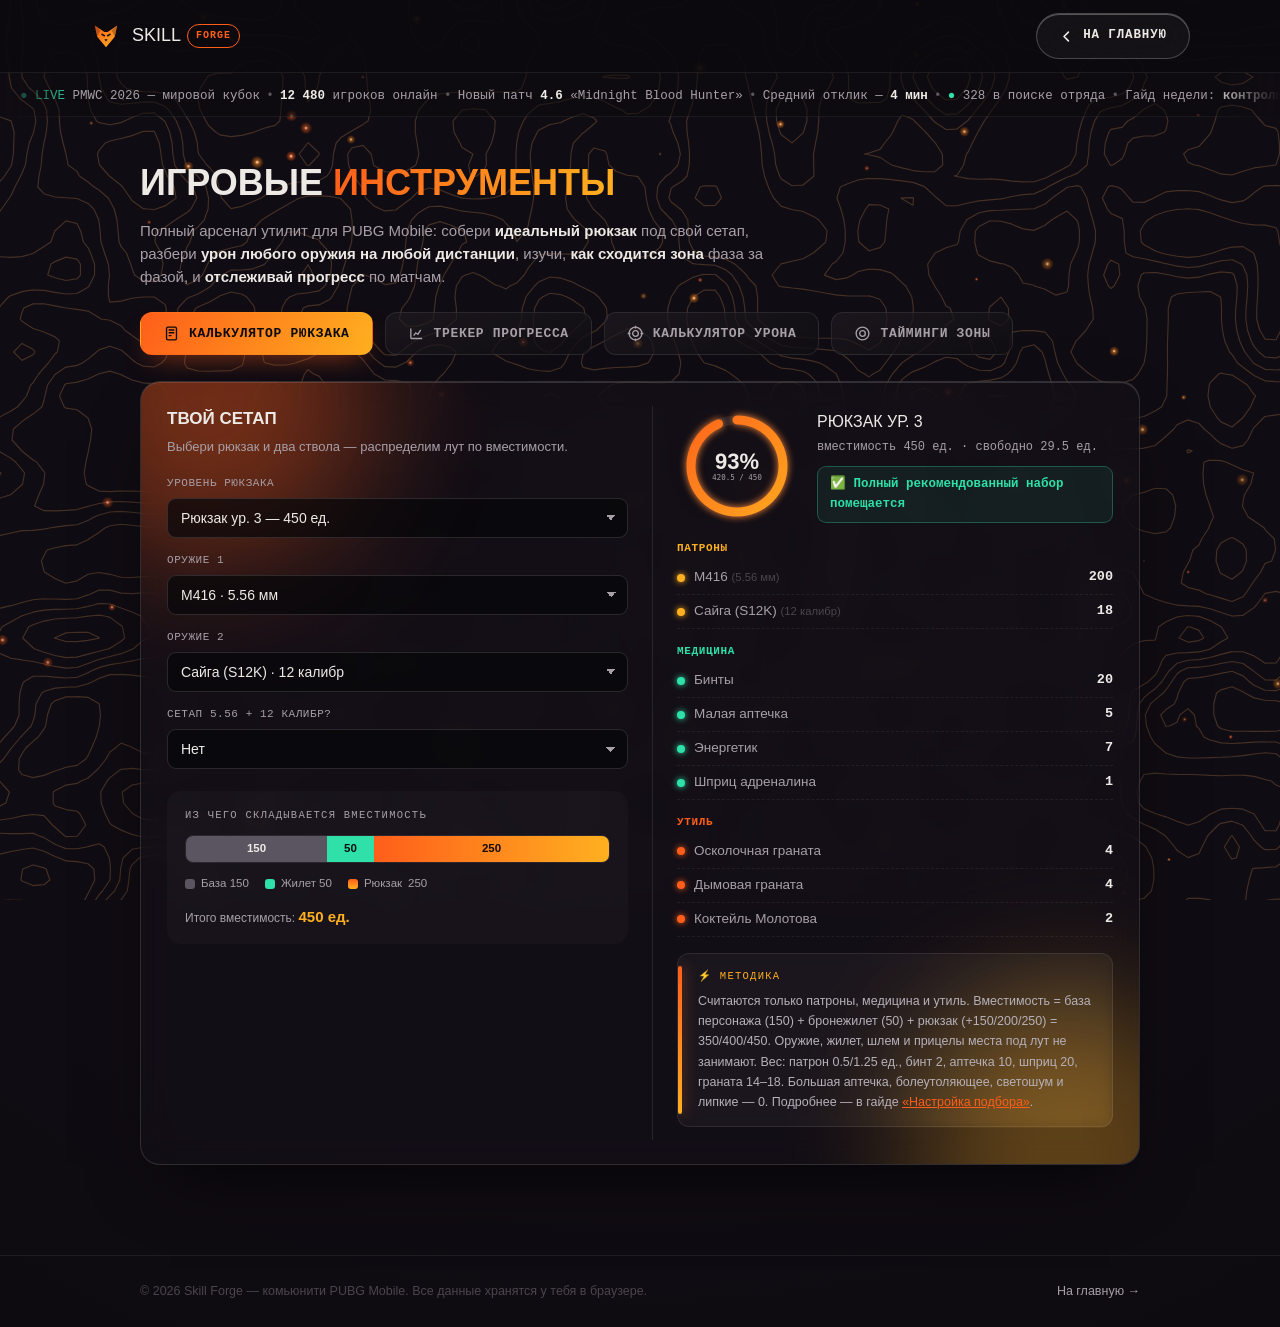
<file: tools.html>
<!DOCTYPE html>
<html lang="ru">
<head>
<meta charset="UTF-8">
<meta name="viewport" content="width=device-width, initial-scale=1.0">
<meta http-equiv="Cache-Control" content="no-cache, no-store, must-revalidate">
<title>Skill Forge — Инструменты PUBG Mobile</title>
<meta name="description" content="Инструменты для игроков PUBG Mobile: калькулятор рюкзака (лут, патроны, медицина) и трекер прогресса с графиками K/D и винрейта.">
<meta name="theme-color" content="#0b0a0d">
<link rel="manifest" href="manifest.json">
<link rel="icon" type="image/svg+xml" href="assets/favicon.svg">
<link rel="icon" type="image/png" sizes="192x192" href="assets/icon-192.png">
<link rel="apple-touch-icon" href="assets/apple-touch-icon.png">
<link rel="stylesheet" href="assets/site.css">
<script defer src="assets/site.js"></script>
<meta name="apple-mobile-web-app-capable" content="yes">
<meta name="mobile-web-app-capable" content="yes">
<meta name="apple-mobile-web-app-status-bar-style" content="black-translucent">
<meta name="apple-mobile-web-app-title" content="Skill Forge">
<meta property="og:type" content="website">
<meta property="og:site_name" content="Skill Forge">
<meta property="og:title" content="Инструменты PUBG Mobile — Skill Forge">
<meta property="og:description" content="Калькулятор рюкзака и трекер прогресса с графиками K/D и винрейта.">
<meta property="og:image" content="https://kostaysss.github.io/skill-forge/assets/og-image-fox.jpg">
<meta property="og:image:width" content="1200">
<meta property="og:image:height" content="630">
<meta property="og:url" content="https://kostaysss.github.io/skill-forge/tools.html">
<meta name="twitter:card" content="summary_large_image">
<meta name="twitter:title" content="Инструменты PUBG Mobile — Skill Forge">
<meta name="twitter:description" content="Калькулятор рюкзака и трекер прогресса с графиками.">
<meta name="twitter:image" content="https://kostaysss.github.io/skill-forge/assets/og-image-fox.jpg">
<script>if('serviceWorker' in navigator){window.addEventListener('load',function(){navigator.serviceWorker.register('sw.js').catch(function(){});});}</script>
<style>
  :root{
    --void:#0b0a0d; --gunmetal:#17151a; --gunmetal-2:#211d24; --steel:#4a454e;
    --bone:#edeae6; --ash:#a89fa8; --signal:#ff5e1a; --ember:#ffb020; --intel:#2fe0a8;
    --font-display: "Arial Black","Haettenschweiler","Franklin Gothic Bold","Segoe UI",sans-serif;
    --font-body: -apple-system,"Segoe UI",Roboto,"Helvetica Neue",Arial,sans-serif;
    --font-mono: "SF Mono","Cascadia Code","Consolas","Roboto Mono",ui-monospace,monospace;
  }
  *{box-sizing:border-box;}
  html,body{margin:0;padding:0;}
  body{background:radial-gradient(150% 120% at 50% 38%, #100c13 42%, #08070b 100%), var(--void);color:var(--bone);font-family:var(--font-body);line-height:1.55;overflow-x:hidden;-webkit-font-smoothing:antialiased;}
  a{color:inherit;}
  ::selection{background:var(--signal);color:var(--void);}
  a:focus-visible,button:focus-visible,input:focus-visible,select:focus-visible{outline:2px solid var(--ember);outline-offset:2px;}

  .bg-topo{position:fixed;inset:0;z-index:-2;pointer-events:none;opacity:0.22;}
  .ember-global{position:fixed;inset:0;z-index:-1;width:100%;height:100%;pointer-events:none;}
  .wrap{max-width:1080px;margin:0 auto;padding:0 clamp(20px,4vw,40px);}

  .btn{font-family:var(--font-mono);font-size:12.5px;font-weight:700;letter-spacing:0.07em;text-transform:uppercase;text-decoration:none;border:none;cursor:pointer;display:inline-flex;align-items:center;gap:9px;padding:12px 22px;border-radius:999px;transition:transform .15s ease, filter .15s ease, border-color .15s ease, background .15s ease;}
  .btn:hover{transform:translateY(-2px);}
  .btn-primary{background:rgba(255,255,255,0.05);color:var(--bone);border:1px solid rgba(255,255,255,0.34);backdrop-filter:blur(18px) saturate(1.3);-webkit-backdrop-filter:blur(18px) saturate(1.3);box-shadow:inset 0 1px 0 rgba(255,255,255,0.5), inset 0 0 22px rgba(255,255,255,0.05), 0 8px 24px -12px rgba(255,94,26,0.35);}
  .btn-primary:hover{background:rgba(255,94,26,0.16);border-color:rgba(255,255,255,0.55);}
  .btn-ghost{background:rgba(255,255,255,0.04);color:var(--bone);border:1px solid rgba(255,255,255,0.22);backdrop-filter:blur(18px) saturate(1.2);-webkit-backdrop-filter:blur(18px) saturate(1.2);box-shadow:inset 0 1px 0 rgba(255,255,255,0.28);}
  .btn-ghost:hover{border-color:rgba(255,94,26,0.6);background:rgba(255,255,255,0.09);}

  .nav{position:sticky;top:0;z-index:200;background:rgba(11,10,13,0.94);border-bottom:1px solid rgba(237,234,230,0.08);}
  .nav .wrap{display:flex;align-items:center;justify-content:space-between;height:72px;max-width:1180px;}
  .brand{display:flex;align-items:center;gap:10px;text-decoration:none;}
  .brand svg{width:32px;height:32px;}
  .brand-word{font-family:var(--font-display);font-size:18px;color:var(--bone);display:flex;align-items:center;gap:6px;}
  .brand-word .tag{font-family:var(--font-mono);font-size:10px;font-weight:700;letter-spacing:0.1em;color:var(--signal);border:1px solid var(--signal);border-radius:999px;padding:3px 8px;}

  main{padding:38px 0 90px;position:relative;z-index:1;}
  .page-title{font-family:var(--font-display);font-size:clamp(24px,3.4vw,36px);text-transform:uppercase;margin:0 0 8px;}
  .page-title .accent{background:linear-gradient(100deg,var(--signal),var(--ember));-webkit-background-clip:text;background-clip:text;color:transparent;}
  .page-sub{color:var(--ash);font-size:15px;max-width:640px;margin:0 0 24px;}

  .tabs{display:flex;gap:12px;margin-bottom:26px;flex-wrap:wrap;}
  .tab{font-family:var(--font-mono);font-size:13px;font-weight:700;letter-spacing:0.05em;text-transform:uppercase;display:inline-flex;align-items:center;gap:9px;cursor:pointer;padding:12px 22px;border-radius:12px;border:1px solid rgba(237,234,230,0.1);background:linear-gradient(160deg, rgba(33,29,36,0.6), rgba(17,15,19,0.85));color:var(--ash);transition:transform .18s ease, border-color .18s ease, color .18s ease, background .18s ease;}
  .tab svg{width:17px;height:17px;}
  .tab:hover{transform:translateY(-2px);color:var(--bone);border-color:rgba(255,94,26,0.4);}
  .tab.active{background:linear-gradient(120deg,var(--signal),var(--ember));color:var(--void);border-color:transparent;box-shadow:0 12px 26px -12px rgba(255,94,26,0.6);}
  .tabpanel{display:none;animation:fadeIn .35s ease;}
  .tabpanel.active{display:block;}
  @keyframes fadeIn{from{opacity:0;transform:translateY(8px);}to{opacity:1;transform:none;}}

  .glass{position:relative;overflow:hidden;background:rgba(20,17,25,0.5);backdrop-filter:blur(14px) saturate(1.2);-webkit-backdrop-filter:blur(14px) saturate(1.2);border:1px solid rgba(255,255,255,0.13);border-radius:20px;box-shadow:0 30px 70px -30px rgba(0,0,0,0.85), inset 0 1px 0 rgba(255,255,255,0.14);}
  .glass::before,.glass::after{content:"";position:absolute;width:320px;height:320px;border-radius:50%;filter:blur(66px);pointer-events:none;z-index:0;}
  .glass::before{background:var(--signal);opacity:0.4;top:-140px;left:-90px;}
  .glass::after{background:var(--ember);opacity:0.32;bottom:-150px;right:-90px;}
  .glass > *{position:relative;z-index:1;}

  .card-h{font-family:var(--font-display);text-transform:uppercase;font-size:17px;margin:0 0 4px;}
  .card-sub{color:var(--ash);font-size:13px;margin:0 0 18px;}

  /* ---- backpack calculator ---- */
  .calc-grid{display:grid;grid-template-columns:1fr 1fr;gap:24px;padding:24px 26px;}
  @media(max-width:760px){.calc-grid{grid-template-columns:1fr;}}
  .field{margin-bottom:14px;}
  .field label{display:block;font-family:var(--font-mono);font-size:11px;letter-spacing:0.05em;text-transform:uppercase;color:var(--ash);margin-bottom:6px;}
  .field select{width:100%;appearance:none;font-family:var(--font-body);font-size:14px;color:var(--bone);background:rgba(8,7,11,0.72);border:1px solid rgba(237,234,230,0.14);border-radius:9px;padding:11px 34px 11px 13px;cursor:pointer;
    background-image:linear-gradient(45deg,transparent 50%,var(--ash) 50%),linear-gradient(135deg,var(--ash) 50%,transparent 50%);background-position:calc(100% - 16px) 50%,calc(100% - 11px) 50%;background-size:5px 5px,5px 5px;background-repeat:no-repeat;}
  .field select:focus{border-color:var(--signal);outline:none;}
  .bp-out{border-left:1px solid rgba(237,234,230,0.1);padding-left:24px;}
  @media(max-width:760px){.bp-out{border-left:none;padding-left:0;border-top:1px solid rgba(237,234,230,0.1);padding-top:18px;}}
  .bp-block{margin-bottom:16px;}
  .bp-block h4{font-family:var(--font-mono);font-size:11px;letter-spacing:0.06em;text-transform:uppercase;color:var(--signal);margin:0 0 8px;}
  .bp-row{display:flex;justify-content:space-between;align-items:baseline;gap:12px;font-size:13.5px;padding:5px 0;border-bottom:1px dashed rgba(237,234,230,0.07);}
  .bp-row .k{color:var(--ash);}
  .bp-row .v{font-family:var(--font-mono);font-weight:700;color:var(--bone);}
  .bp-row .v.big{color:var(--ember);font-size:15px;}
  .bp-note{position:relative;font-size:12.5px;color:#b7b1ba;line-height:1.62;margin-top:16px;
    padding:14px 16px 14px 20px;border-radius:12px;overflow:hidden;
    background:rgba(255,255,255,0.035);border:1px solid rgba(255,255,255,0.09);
    -webkit-backdrop-filter:blur(6px);backdrop-filter:blur(6px);}
  .bp-note::before{content:"⚡ Методика";display:block;margin-bottom:6px;
    font-family:var(--font-mono);font-size:10.5px;letter-spacing:0.12em;text-transform:uppercase;color:var(--ember);}
  .bp-note::after{content:"";position:absolute;left:0;top:12px;bottom:12px;width:4px;border-radius:4px;
    background:linear-gradient(180deg,var(--signal),var(--ember));box-shadow:0 0 14px rgba(255,120,40,0.55);}
  .bp-note b{color:var(--ember);font-weight:700;}
  .bp-note a{color:var(--signal);}
  /* capacity infographic (fills empty left-column space) */
  .cap-info{margin-top:22px;padding:16px 18px;border-radius:14px;background:rgba(255,255,255,0.025);border:1px solid var(--line);}
  .capi-t{font-family:var(--font-mono);font-size:10.5px;letter-spacing:0.12em;text-transform:uppercase;color:var(--ash);margin-bottom:12px;}
  .capi-bar{display:flex;height:28px;border-radius:8px;overflow:hidden;border:1px solid rgba(255,255,255,0.08);}
  .capi-bar span{display:flex;align-items:center;justify-content:center;font-size:11.5px;font-weight:700;min-width:0;transition:flex-grow .3s ease;}
  .capi-bar .cs1{flex:1 1 0;flex-grow:150;background:#5a5560;color:#edeae6;}
  .capi-bar .cs2{flex:1 1 0;flex-grow:50;background:var(--intel);color:#08110d;}
  .capi-bar .cs3{flex:1 1 0;background:linear-gradient(90deg,var(--signal),var(--ember));color:#160a03;}
  .capi-leg{display:flex;gap:16px;margin-top:12px;flex-wrap:wrap;}
  .capi-leg div{display:flex;align-items:center;gap:6px;font-size:11.5px;color:var(--ash);}
  .capi-leg i{width:10px;height:10px;border-radius:3px;flex:none;}
  .capi-leg .ci1{background:#5a5560;}
  .capi-leg .ci2{background:var(--intel);}
  .capi-leg .ci3{background:linear-gradient(180deg,var(--signal),var(--ember));}
  .capi-tot{margin-top:12px;font-size:12px;color:var(--ash);}
  .capi-tot b{color:var(--ember);font-size:15px;}
  /* hit-zones infographic (damage calc) */
  .hitzones{margin-top:22px;padding:16px 18px;border-radius:14px;background:rgba(255,255,255,0.025);border:1px solid var(--line);}
  .hz-t{font-family:var(--font-mono);font-size:10.5px;letter-spacing:0.12em;text-transform:uppercase;color:var(--ash);margin-bottom:12px;}
  .hz-body{display:grid;grid-template-columns:auto 1fr;gap:18px;align-items:center;}
  .hz-body svg{flex:none;}
  .hz-list div{display:flex;align-items:center;gap:9px;margin-bottom:11px;font-size:13.5px;color:#d6d0d8;}
  .hz-list div:last-child{margin-bottom:0;}
  .hz-list b{margin-left:auto;font-family:var(--font-mono);color:var(--bone);font-size:13px;}
  .hz-list i{width:12px;height:12px;border-radius:3px;flex:none;}
  .hz-list .hz-h{background:#ff5e1a;}
  .hz-list .hz-b{background:#ffb020;}
  .hz-list .hz-l{background:#6a6570;}
  .cap-head{display:flex;justify-content:space-between;align-items:baseline;gap:10px;margin-bottom:2px;}
  .cap-head .ct{font-family:var(--font-display);text-transform:uppercase;font-size:14px;}
  .cap-head .cn{font-family:var(--font-mono);font-size:12px;color:var(--ash);}
  .cap-bar{height:10px;border-radius:999px;background:rgba(237,234,230,0.1);overflow:hidden;margin:8px 0 6px;}
  .cap-bar span{display:block;height:100%;border-radius:999px;background:linear-gradient(90deg,var(--signal),var(--ember));transition:width .3s ease;}
  .cap-bar span.full{background:linear-gradient(90deg,#ff3b3b,var(--signal));}
  .cap-line{display:flex;justify-content:space-between;font-family:var(--font-mono);font-size:11.5px;color:var(--ash);margin-bottom:8px;}
  .cap-line b{color:var(--bone);}
  .bp-verdict{font-family:var(--font-mono);font-size:12.5px;font-weight:700;margin:0 0 16px;padding:8px 12px;border-radius:9px;}
  .bp-verdict.ok{color:var(--intel);background:rgba(47,224,168,0.08);border:1px solid rgba(47,224,168,0.3);}
  .bp-verdict.warn{color:var(--ember);background:rgba(255,176,32,0.08);border:1px solid rgba(255,176,32,0.3);}
  .bp-row .v small{color:var(--steel);font-weight:400;font-family:var(--font-mono);}
  /* backpack result — variant C (radial + grouped dots) */
  .c-top{display:flex;align-items:center;gap:20px;margin-bottom:4px;}
  .c-ring{flex-shrink:0;}
  .c-ring canvas{width:120px;height:120px;display:block;}
  .c-meta .ct{font-family:var(--font-display);text-transform:uppercase;font-size:16px;color:var(--bone);}
  .c-meta .c-sub{font-family:var(--font-mono);font-size:12px;color:var(--ash);margin-top:3px;}
  .c-meta .bp-verdict{margin:10px 0 0;}
  .c-cat{margin-top:14px;}
  .c-cat .c-cath{font-family:var(--font-mono);font-size:11px;letter-spacing:.06em;text-transform:uppercase;color:var(--c);font-weight:700;margin-bottom:4px;}
  .c-item{display:flex;align-items:center;gap:9px;padding:6px 0;font-size:13.5px;border-bottom:1px dashed rgba(237,234,230,0.07);}
  .c-item .dot{width:8px;height:8px;border-radius:50%;background:var(--c);flex-shrink:0;box-shadow:0 0 6px var(--c);}
  .c-item .nm{color:var(--ash);}
  .c-item .nm small{color:var(--steel);}
  .c-item .qty{margin-left:auto;font-family:var(--font-mono);font-weight:700;color:var(--bone);}
  .c-item .qty small{color:var(--steel);font-weight:400;}
  @media(max-width:520px){.c-top{gap:14px;} .c-ring canvas{width:100px;height:100px;}}

  /* damage calculator */
  .dmg-res{display:grid;grid-template-columns:1fr 1fr;gap:12px;}
  @media(max-width:520px){.dmg-res{grid-template-columns:1fr;}}
  .dmg-card{--c:var(--signal);position:relative;padding:20px 18px;border-radius:12px;background:linear-gradient(160deg,rgba(20,18,24,0.85),rgba(10,9,13,0.6));border:1px solid color-mix(in srgb,var(--c) 30%,transparent);text-align:center;overflow:hidden;}
  .dmg-card.head{--c:#ffcf3a;box-shadow:0 0 22px -9px var(--c);}
  .dmg-card::after{content:"";position:absolute;top:9px;left:9px;width:13px;height:13px;border-top:2px solid var(--c);border-left:2px solid var(--c);opacity:.65;}
  .dmg-card::before{content:"";position:absolute;bottom:9px;right:9px;width:13px;height:13px;border-bottom:2px solid var(--c);border-right:2px solid var(--c);opacity:.65;}
  .dmg-card .dl{font-family:var(--font-mono);font-size:10.5px;letter-spacing:0.12em;text-transform:uppercase;color:var(--c);}
  .dmg-card .cret{display:flex;align-items:center;justify-content:center;gap:10px;margin:9px 0 5px;}
  .dmg-card .cret svg{width:25px;height:25px;color:var(--c);opacity:.55;flex-shrink:0;}
  .dmg-card .cbig{font-family:var(--font-display);font-size:38px;line-height:1;color:var(--bone);text-shadow:0 0 16px color-mix(in srgb,var(--c) 55%,transparent);}
  .dmg-card .cbig.sm{font-size:20px;}
  .dmg-card .cbig small{font-family:var(--font-body);font-size:12px;color:var(--ash);}
  .dmg-card .dsub{font-family:var(--font-mono);font-size:11px;color:var(--steel);letter-spacing:.03em;}
  .dmg-meta{font-family:var(--font-mono);font-size:12px;color:var(--ash);margin:14px 0 0;text-align:center;}
  .dmg-meta b{color:var(--bone);}
  .field input[type=range]{width:100%;accent-color:var(--signal);cursor:pointer;height:22px;}
  .dmg-range{display:flex;justify-content:space-between;align-items:baseline;gap:10px;font-family:var(--font-mono);font-size:12.5px;margin:12px 0 0;padding:10px 12px;border-radius:10px;background:rgba(20,18,24,0.6);border:1px solid rgba(237,234,230,0.08);}
  .dmg-range .rv{font-weight:700;color:var(--ember);}
  .dmg-range .rv.full{color:var(--intel);}

  /* zone timings — vertical stepper */
  .step{position:relative;padding-left:36px;}
  .step::before{content:"";position:absolute;left:14px;top:14px;bottom:14px;width:2px;background:linear-gradient(180deg,var(--intel),var(--ember) 55%,#ff3b3b);}
  .st-row{position:relative;display:flex;align-items:center;gap:14px;padding:11px 0;border-bottom:1px solid rgba(237,234,230,0.05);}
  .st-row:last-child{border-bottom:none;}
  .st-node{position:absolute;left:-36px;width:28px;height:28px;border-radius:50%;display:flex;align-items:center;justify-content:center;font-family:var(--font-display);font-size:12px;color:var(--void);box-shadow:0 0 10px rgba(255,94,26,0.35);}
  .st-main{font-size:14px;}
  .st-main b{color:var(--bone);}
  .st-main span{color:var(--ash);font-family:var(--font-mono);font-size:12px;}
  .st-dps{margin-left:auto;font-family:var(--font-mono);font-size:12.5px;font-weight:700;white-space:nowrap;align-self:flex-start;padding-top:1px;}
  .st-row{align-items:flex-start;}
  .st-tip{display:block;margin-top:5px;font-size:12.5px;color:var(--ash);line-height:1.45;max-width:640px;}
  .st-tip::before{content:"▸ ";color:var(--ember);font-weight:700;}
  /* D: shrink schematic */
  .zone-viz{margin:18px 0 8px;padding:14px 14px 10px;border-radius:14px;background:rgba(10,9,13,0.5);border:1px solid rgba(237,234,230,0.08);text-align:center;}
  .zone-viz canvas{width:100%;max-width:520px;aspect-ratio:1/1;height:auto;display:block;margin:0 auto;border-radius:10px;}
  .zv-cap{font-family:var(--font-mono);font-size:11px;letter-spacing:.04em;text-transform:uppercase;color:var(--ash);margin-top:6px;}
  .zv-cap i{color:#5aa0ff;font-style:normal;}
  .zv-cap u{color:var(--bone);text-decoration:none;}
  /* A: survival calc */
  .zone-surv{margin-top:26px;padding-top:22px;border-top:1px solid rgba(237,234,230,0.08);}
  .zone-surv h4{font-family:var(--font-display);font-size:16px;color:var(--bone);margin:0 0 6px;}
  .zone-surv .zs-sub{font-size:13px;color:var(--ash);margin:0 0 16px;line-height:1.5;}
  .zhp-row{display:flex;align-items:center;gap:14px;max-width:440px;}
  .zhp-row .field{flex:1;margin:0;}
  .zhp-row #zHpVal{font-family:var(--font-display);font-size:22px;color:var(--intel);min-width:52px;text-align:right;}
  .surv-grid{display:grid;grid-template-columns:repeat(auto-fill,minmax(120px,1fr));gap:12px;margin-top:18px;}
  .surv-cell{background:rgba(8,7,11,0.7);border:1px solid rgba(237,234,230,0.06);border-radius:12px;padding:13px 14px;transition:transform .2s ease;}
  .surv-cell:hover{transform:translateY(-3px);}
  .surv-cell .sc-z{font-family:var(--font-mono);font-size:10.5px;letter-spacing:.05em;text-transform:uppercase;color:var(--ash);}
  .surv-cell .sc-t{font-family:var(--font-display);font-size:23px;margin:4px 0 2px;color:var(--bone);}
  .surv-cell .sc-d{font-family:var(--font-mono);font-size:11px;color:var(--steel);}
  @keyframes survPulse{0%,100%{box-shadow:0 0 14px -2px var(--g),inset 0 0 0 1px var(--g);}50%{box-shadow:0 0 26px 2px var(--g),inset 0 0 0 1px var(--g);}}
  .surv-cell.danger{animation:survPulse 1.9s ease-in-out infinite;}
  @media (prefers-reduced-motion: reduce){ .surv-cell.danger{animation:none;box-shadow:0 0 16px -2px var(--g),inset 0 0 0 1px var(--g);} .surv-cell:hover{transform:none;} }

  /* ---- progress tracker ---- */
  .trk-add{display:grid;grid-template-columns:1fr 1fr auto;gap:12px;align-items:end;padding:22px 26px;}
  @media(max-width:620px){.trk-add{grid-template-columns:1fr 1fr;}}
  .trk-add .field{margin:0;}
  .trk-add input{width:100%;font-family:var(--font-body);font-size:15px;color:var(--bone);background:rgba(8,7,11,0.72);border:1px solid rgba(237,234,230,0.14);border-radius:9px;padding:11px 13px;outline:none;}
  .trk-add input:focus{border-color:var(--signal);}
  .trk-add select{width:100%;appearance:none;font-family:var(--font-body);font-size:14px;color:var(--bone);background:rgba(8,7,11,0.72);border:1px solid rgba(237,234,230,0.14);border-radius:9px;padding:11px 34px 11px 13px;cursor:pointer;
    background-image:linear-gradient(45deg,transparent 50%,var(--ash) 50%),linear-gradient(135deg,var(--ash) 50%,transparent 50%);background-position:calc(100% - 16px) 50%,calc(100% - 11px) 50%;background-size:5px 5px,5px 5px;background-repeat:no-repeat;}
  .trk-add .btn-primary{grid-column:auto;}
  @media(max-width:620px){.trk-add .btn-primary{grid-column:1 / -1;justify-content:center;}}

  .stat-row{display:grid;grid-template-columns:repeat(3,1fr);gap:12px;margin-top:20px;}
  @media(max-width:620px){.stat-row{grid-template-columns:repeat(2,1fr);}}
  .stat{position:relative;background:rgba(10,9,13,0.65);border:1px solid rgba(237,234,230,0.07);border-radius:14px;padding:16px 18px;overflow:hidden;transition:transform .2s,border-color .2s;}
  .stat::before{content:"";position:absolute;inset:0;background:radial-gradient(120px 80px at 85% -10%,var(--c),transparent 70%);opacity:.16;pointer-events:none;}
  .stat:hover{transform:translateY(-4px);border-color:var(--c);}
  .stat .ic{width:26px;height:26px;color:var(--c);margin-bottom:12px;display:block;}
  .stat .sv{font-family:var(--font-display);font-size:28px;color:var(--bone);line-height:1;}
  .stat .sk{font-family:var(--font-mono);font-size:10.5px;letter-spacing:0.05em;text-transform:uppercase;color:var(--steel);margin-top:7px;}
  .stat .bar{height:3px;border-radius:2px;background:rgba(255,255,255,0.07);margin-top:12px;overflow:hidden;}
  .stat .bar i{display:block;height:100%;background:var(--c);border-radius:2px;width:0;transition:width 1s cubic-bezier(.2,.8,.2,1);}
  @media (prefers-reduced-motion: reduce){ .stat{transition:none;} .stat:hover{transform:none;} .stat .bar i{transition:none;} }

  .chart-wrap{margin-top:20px;padding:18px;border-radius:14px;background:rgba(10,9,13,0.5);border:1px solid rgba(237,234,230,0.08);}
  .chart-wrap .ch-title{font-family:var(--font-mono);font-size:11px;letter-spacing:0.05em;text-transform:uppercase;color:var(--ash);margin:0 0 10px;}
  #trkChart, #dmgChart{width:100%;height:180px;display:block;}

  .mlist{margin-top:20px;display:flex;flex-direction:column;gap:9px;}
  .mrow{position:relative;display:flex;align-items:center;gap:14px;padding:12px 16px 12px 18px;border-radius:11px;background:rgba(20,18,24,0.6);border:1px solid rgba(237,234,230,0.07);font-size:13.5px;overflow:hidden;transition:transform .18s,border-color .18s;}
  .mrow::before{content:"";position:absolute;left:0;top:0;bottom:0;width:4px;background:var(--c,var(--ember));}
  .mrow:hover{transform:translateX(3px);border-color:var(--c,var(--ember));}
  .mrow .mp{font-family:var(--font-display);font-weight:600;font-size:12px;letter-spacing:.04em;text-transform:uppercase;color:var(--c,var(--ember));
    background:color-mix(in srgb,var(--c,var(--ember)) 14%,transparent);border:1px solid color-mix(in srgb,var(--c,var(--ember)) 40%,transparent);
    padding:4px 10px;border-radius:6px;min-width:84px;text-align:center;}
  .mrow .mk{font-family:var(--font-display);font-size:17px;color:var(--bone);}
  .mrow .mk .ki{width:15px;height:15px;vertical-align:-2px;margin-right:5px;color:var(--ash);}
  .mrow .mk b{color:var(--c,var(--ember));font-weight:700;}
  .mrow .md{margin-left:auto;color:var(--steel);font-family:var(--font-mono);font-size:11.5px;}
  .mrow .mx{cursor:pointer;color:var(--steel);border:none;background:none;font-size:15px;line-height:1;padding:3px 4px;transition:color .15s;}
  .mrow .mx:hover{color:#ff5e5e;}
  .mrow.win{border-color:rgba(255,207,58,0.45);box-shadow:0 0 20px -6px rgba(255,207,58,0.5);}
  @media (prefers-reduced-motion: reduce){ .mrow{transition:none;} .mrow:hover{transform:none;} }

  .empty{text-align:center;color:var(--ash);padding:40px 20px;}
  .empty svg{width:40px;height:40px;color:var(--steel);margin-bottom:10px;}

  footer{border-top:1px solid rgba(237,234,230,0.08);padding:26px 0;color:var(--steel);font-size:12.5px;position:relative;z-index:1;}
  footer .wrap{display:flex;align-items:center;justify-content:space-between;gap:14px;flex-wrap:wrap;}
  footer a{color:var(--ash);text-decoration:none;}
  footer a:hover{color:var(--bone);}

  @media(max-width:640px){
    .nav .wrap{height:60px;}
    .brand-word{font-size:16px;}
    main{padding:26px 0 64px;}
    .tab{flex:1 1 46%;justify-content:center;padding:11px 12px;font-size:12px;}
    .calc-grid,.bp-out{padding:18px;}
  }
</style>
</head>
<body>
<canvas class="ember-global" data-embers aria-hidden="true"></canvas>
<div class="bg-topo" data-topo aria-hidden="true"></div>

<script>
/* ---- topographic contour background ---- */
(function(){
  const host = document.querySelector('[data-topo]');
  if(!host) return;
  const reduce = window.matchMedia('(prefers-reduced-motion: reduce)').matches;
  const canvas=document.createElement('canvas');
  canvas.style.cssText='position:absolute;inset:0;width:100%;height:100%;display:block;';
  host.replaceChildren(canvas);
  const ctx=canvas.getContext('2d');
  const DPR=Math.min(window.devicePixelRatio||1,1.5);
  const cell=11, scale=0.0125;
  const levels=[]; for(let t=0.13;t<=0.87;t+=0.062) levels.push(t);
  function makeNoise(seed){
    function rand(x,y){ let n=(x|0)*374761393+(y|0)*668265263+seed*1274126177; n=(n^(n>>13))>>>0; n=(n*1274126177)>>>0; n=(n^(n>>16))>>>0; return n/4294967295; }
    const sm=t=>t*t*(3-2*t), lp=(a,b,t)=>a+(b-a)*t;
    function vn(x,y){ const xi=Math.floor(x),yi=Math.floor(y),xf=x-xi,yf=y-yi,u=sm(xf),v=sm(yf); return lp(lp(rand(xi,yi),rand(xi+1,yi),u),lp(rand(xi,yi+1),rand(xi+1,yi+1),u),v); }
    return function(x,y){ let a=1,f=1,s=0,nm=0; for(let o=0;o<2;o++){s+=a*vn(x*f,y*f);nm+=a;a*=0.45;f*=2;} return s/nm; };
  }
  const noise=makeNoise(9);
  let W=0,H=0,cols=0,rows=0,field=null,raf=null,ox=0,oy=0,last=0;
  function resize(){ W=window.innerWidth; H=window.innerHeight; if(!W||!H) return; canvas.width=Math.round(W*DPR); canvas.height=Math.round(H*DPR); ctx.setTransform(DPR,0,0,DPR,0,0); cols=Math.ceil(W/cell)+2; rows=Math.ceil(H/cell)+2; field=new Float32Array(cols*rows); }
  function render(){ if(!field) return; for(let j=0;j<rows;j++){ const sy=(j*cell+oy)*scale; for(let i=0;i<cols;i++){ field[j*cols+i]=noise((i*cell+ox)*scale,sy); } } const at=(i,j)=>field[j*cols+i]; ctx.clearRect(0,0,W,H); ctx.strokeStyle='#ffb267'; ctx.lineWidth=1.15; ctx.lineCap='round'; ctx.lineJoin='round'; ctx.beginPath(); for(const lv of levels){ for(let j=0;j<rows-1;j++){ const y=j*cell; for(let i=0;i<cols-1;i++){ const tl=at(i,j),tr=at(i+1,j),bl=at(i,j+1),br=at(i+1,j+1); let c=0; if(tl>lv)c|=8; if(tr>lv)c|=4; if(br>lv)c|=2; if(bl>lv)c|=1; if(c===0||c===15) continue; const x=i*cell; const top=[x+cell*((lv-tl)/(tr-tl)),y]; const right=[x+cell,y+cell*((lv-tr)/(br-tr))]; const bottom=[x+cell*((lv-bl)/(br-bl)),y+cell]; const left=[x,y+cell*((lv-tl)/(bl-tl))]; const seg=(a,b)=>{ctx.moveTo(a[0],a[1]);ctx.lineTo(b[0],b[1]);}; switch(c){ case 1: case 14: seg(left,bottom); break; case 2: case 13: seg(bottom,right); break; case 3: case 12: seg(left,right); break; case 4: case 11: seg(top,right); break; case 6: case 9: seg(top,bottom); break; case 7: case 8: seg(left,top); break; case 5: seg(left,top); seg(bottom,right); break; case 10: seg(left,bottom); seg(top,right); break; } } } } ctx.stroke(); }
  function loop(ts){ if(!last)last=ts; const dt=Math.min(50,ts-last); last=ts; ox+=dt*0.011; oy+=dt*0.005; render(); raf=requestAnimationFrame(loop); }
  resize(); render(); if(!reduce){ last=0; raf=requestAnimationFrame(loop); }
  let rt; window.addEventListener('resize', function(){ clearTimeout(rt); rt=setTimeout(function(){ resize(); render(); },200); });
  document.addEventListener('visibilitychange', function(){ if(document.hidden){ if(raf){cancelAnimationFrame(raf);raf=null;} } else if(!reduce&&!raf){ last=0; raf=requestAnimationFrame(loop); } });
})();
</script>

<nav class="nav">
  <div class="wrap">
    <a class="brand" href="index.html">
      <svg viewBox="0 0 40 40" fill="none" aria-label="Skill Forge"><defs><linearGradient id="foxGrad" x1="0" y1="0" x2="1" y2="1"><stop offset="0" stop-color="#ff5e1a"/><stop offset="1" stop-color="#ffb020"/></linearGradient></defs><path d="M6 7 L18 15 L22 15 L34 7 L31 21 L20 34 L9 21 Z" fill="url(#foxGrad)"/><path d="M6 7 L13 13 L9 21 Z M34 7 L27 13 L31 21 Z" fill="#0d0b11" opacity=".28"/><path d="M15 18 l3 1.6 M25 18 l-3 1.6" stroke="#0d0b11" stroke-width="2" stroke-linecap="round"/><path d="M20 27 l-2-3 h4 z" fill="#0d0b11"/></svg>
      <span class="brand-word">SKILL <span class="tag">FORGE</span></span>
    </a>
    <a class="btn btn-ghost" href="index.html"><svg width="15" height="15" viewBox="0 0 24 24" fill="none" stroke="currentColor" stroke-width="2.6" stroke-linecap="round" stroke-linejoin="round"><path d="M15 5l-7 7 7 7"/></svg> На главную</a>
  </div>
</nav>

<main>
  <div class="wrap">
    <h1 class="page-title">Игровые <span class="accent">инструменты</span></h1>
    <p class="page-sub">Полный арсенал утилит для PUBG Mobile: собери <b style="color:var(--bone)">идеальный рюкзак</b> под свой сетап, разбери <b style="color:var(--bone)">урон любого оружия на любой дистанции</b>, изучи, <b style="color:var(--bone)">как сходится зона</b> фаза за фазой, и <b style="color:var(--bone)">отслеживай прогресс</b> по матчам.</p>

    <div class="tabs">
      <button class="tab active" data-tab="calc" type="button">
        <svg viewBox="0 0 24 24" fill="none" stroke="currentColor" stroke-width="1.9"><rect x="5" y="3" width="14" height="18" rx="2"/><path d="M8 7h8M8 11h8M8 15h4"/></svg>
        Калькулятор рюкзака
      </button>
      <button class="tab" data-tab="track" type="button">
        <svg viewBox="0 0 24 24" fill="none" stroke="currentColor" stroke-width="1.9"><path d="M4 19V5M4 19h16M8 15l3-4 3 2 4-6"/></svg>
        Трекер прогресса
      </button>
      <button class="tab" data-tab="dmg" type="button">
        <svg viewBox="0 0 24 24" fill="none" stroke="currentColor" stroke-width="1.9"><circle cx="12" cy="12" r="9"/><circle cx="12" cy="12" r="4"/><path d="M12 1v4M12 19v4M1 12h4M19 12h4"/></svg>
        Калькулятор урона
      </button>
      <button class="tab" data-tab="zone" type="button">
        <svg viewBox="0 0 24 24" fill="none" stroke="currentColor" stroke-width="1.9"><circle cx="12" cy="12" r="9"/><circle cx="12" cy="12" r="4"/></svg>
        Тайминги зоны
      </button>
    </div>

    <section class="tabpanel active" id="tab-calc">
      <div class="glass">
        <div class="calc-grid">
          <div>
            <h3 class="card-h">Твой сетап</h3>
            <p class="card-sub">Выбери рюкзак и два ствола — распределим лут по вместимости.</p>
            <div class="field"><label>Уровень рюкзака</label><select id="bag"><option value="1">Рюкзак ур. 1 — 350 ед.</option><option value="2">Рюкзак ур. 2 — 400 ед.</option><option value="3" selected>Рюкзак ур. 3 — 450 ед.</option></select></div>
            <div class="field"><label>Оружие 1</label><select id="w1"></select></div>
            <div class="field"><label>Оружие 2</label><select id="w2"></select></div>
            <div class="field"><label>Сетап 5.56 + 12 калибр?</label><select id="mix"><option value="no">Нет</option><option value="yes">Да — увеличить 5.56</option></select></div>
            <div class="cap-info" aria-hidden="true">
              <div class="capi-t">Из чего складывается вместимость</div>
              <div class="capi-bar"><span class="cs1">150</span><span class="cs2">50</span><span class="cs3" id="capS3" style="flex-grow:250">250</span></div>
              <div class="capi-leg"><div><i class="ci1"></i> База 150</div><div><i class="ci2"></i> Жилет 50</div><div><i class="ci3"></i> Рюкзак <span id="capBagN">250</span></div></div>
              <div class="capi-tot">Итого вместимость: <b id="capTot">450 ед.</b></div>
            </div>
          </div>
          <div class="bp-out" id="bpOut"></div>
        </div>
      </div>
    </section>

    <section class="tabpanel" id="tab-track">
      <div class="glass">
        <div class="trk-add">
          <div class="field"><label>Убийств за матч</label><input id="tKills" type="number" min="0" max="99" inputmode="numeric" placeholder="0"></div>
          <div class="field"><label>Место</label><select id="tPlace">
            <option value="1">1 место (WWCD)</option>
            <option value="4">Топ 2–5</option>
            <option value="8">Топ 6–10</option>
            <option value="20">Топ 11–25</option>
            <option value="50">26+ место</option>
          </select></div>
          <button class="btn btn-primary" id="tAdd" type="button">Добавить матч</button>
        </div>
      </div>

      <div class="stat-row" id="statRow"></div>

      <div class="chart-wrap">
        <p class="ch-title">Убийства по матчам (последние 20) · линия — среднее</p>
        <canvas id="trkChart" width="900" height="360"></canvas>
      </div>

      <div class="mlist" id="mList"></div>
    </section>

    <section class="tabpanel" id="tab-dmg">
      <div class="glass">
        <div class="calc-grid">
          <div>
            <h3 class="card-h">Цель и оружие</h3>
            <p class="card-sub">Сколько пуль до килла с учётом брони и шлема цели.</p>
            <div class="field"><label>Оружие</label><select id="dw"></select></div>
            <div class="field"><label>Бронежилет цели</label><select id="dv"><option value="0">Нет</option><option value="1">Ур. 1</option><option value="2">Ур. 2</option><option value="3" selected>Ур. 3</option></select></div>
            <div class="field"><label>Шлем цели</label><select id="dh"><option value="0">Нет</option><option value="1">Ур. 1</option><option value="2">Ур. 2</option><option value="3" selected>Ур. 3</option></select></div>
            <div class="field"><label>Дистанция: <span id="ddV">50</span> м</label><input id="dd" type="range" min="0" max="300" step="10" value="50"></div>
            <div class="hitzones" aria-hidden="true">
              <div class="hz-t">Множители урона по зонам</div>
              <div class="hz-body">
                <svg viewBox="0 0 60 116" fill="none" width="72" height="140">
                  <circle cx="30" cy="13" r="11" fill="#ff5e1a"/>
                  <rect x="16" y="27" width="28" height="40" rx="7" fill="#ffb020"/>
                  <rect x="4" y="30" width="10" height="34" rx="5" fill="#6a6570"/>
                  <rect x="46" y="30" width="10" height="34" rx="5" fill="#6a6570"/>
                  <rect x="19" y="70" width="10" height="42" rx="5" fill="#6a6570"/>
                  <rect x="31" y="70" width="10" height="42" rx="5" fill="#6a6570"/>
                </svg>
                <div class="hz-list">
                  <div><i class="hz-h"></i> Голова <b>×2.35</b></div>
                  <div><i class="hz-b"></i> Тело <b>×1.0</b></div>
                  <div><i class="hz-l"></i> Конечности <b>×0.9</b></div>
                </div>
              </div>
            </div>
          </div>
          <div class="bp-out" id="dmgOut"></div>
        </div>
      </div>
      <div class="chart-wrap" style="margin-top:16px">
        <p class="ch-title">Спад урона по дистанции (% от базового) · маркер — выбранная дистанция</p>
        <canvas id="dmgChart" width="900" height="360"></canvas>
      </div>
    </section>

    <section class="tabpanel" id="tab-zone">
      <div class="glass" style="padding:24px 26px">
        <h3 class="card-h">Как сходится зона</h3>
        <p class="card-sub">На праках и Big Play зона обычно быстрее и злее, чем в паблике. Выбери режим комнаты — таблица пересчитается. «Ожидание» — сколько стоит белый круг, «сжатие» — сколько синий сходится к белому.</p>
        <div class="zone-viz">
          <canvas id="zoneViz" width="600" height="600"></canvas>
          <div class="zv-cap"><i>Синий круг</i> сходится к <u>белому</u> на карте Эрангель — каждая фаза, как в игре, со случайным центром</div>
        </div>
        <div class="field" style="max-width:420px"><label>Режим / настройки комнаты</label><select id="zPreset">
          <option value="1|1">Классика — паблик / рейтинг</option>
          <option value="1.1|1.5">Прак / скрим (Big Play), типичный — сжатие ×1.1, урон ×1.5</option>
          <option value="1.2|2">Прак — жёсткий: сжатие ×1.2, урон ×2</option>
        </select></div>
        <div class="step" id="zTable" style="margin-top:20px"></div>
        <p class="dmg-meta" id="zTotal"></p>
        <p class="bp-note" id="zNote"></p>

        <div class="zone-surv">
          <h4>Сколько проживёшь в синей зоне</h4>
          <p class="zs-sub">Двигай ползунок HP — покажу, сколько секунд продержишься под уроном зоны на каждой фазе (для выбранного режима комнаты). Красные ячейки — синева убивает за считанные секунды, беги заранее.</p>
          <div class="zhp-row">
            <div class="field"><label>Твоё HP</label><input id="zHp" type="range" min="1" max="100" value="100"></div>
            <span id="zHpVal">100</span>
          </div>
          <div id="zSurv" class="surv-grid"></div>
          <p class="bp-note">Без учёта аптечек и энергетиков: они лечат ~4–6 HP/с, что перекрывает урон ранних зон, но не финала (11/с). В расчёте — «голое» выживание при постоянном нахождении в синеве.</p>
        </div>
      </div>
    </section>
  </div>
</main>

<footer>
  <div class="wrap">
    <span>© 2026 Skill Forge — комьюнити PUBG Mobile. Все данные хранятся у тебя в браузере.</span>
    <a href="index.html">На главную →</a>
  </div>
</footer>

<script>
/* ---- tabs ---- */
(function(){
  var tabs = Array.prototype.slice.call(document.querySelectorAll('.tab'));
  var panels = {calc:document.getElementById('tab-calc'), track:document.getElementById('tab-track'), dmg:document.getElementById('tab-dmg'), zone:document.getElementById('tab-zone')};
  function sel(name){ tabs.forEach(function(t){ t.classList.toggle('active', t.dataset.tab===name); }); Object.keys(panels).forEach(function(k){ panels[k].classList.toggle('active', k===name); }); if(location.hash.replace('#','')!==name) history.replaceState(null,'','#'+name); window.dispatchEvent(new Event('resize')); }
  tabs.forEach(function(t){ t.addEventListener('click', function(){ sel(t.dataset.tab); }); });
  var h = location.hash.replace('#',''); if(panels[h]) sel(h);
})();

/* ================= H. BACKPACK CALCULATOR (weight-based) ================= */
(function(){
  /* per-round ammo weight (PUBG Mobile) */
  var AMMOW = {'5.56 мм':0.5,'7.62 мм':0.7,'.45':0.4,'9 мм':0.375,'12 калибр':1.25};
  /* total loot capacity by backpack level = base character (150) + body armor (50) + backpack add (150/200/250).
     Only loot (ammo/meds/util) is counted against it; weapons/armor/helmet/scopes don't consume it. */
  var CAPS = {1:350, 2:400, 3:450};
  var WEAPONS = [
    {n:'М416', cal:'5.56 мм', ammo:200},
    {n:'AUG', cal:'5.56 мм', ammo:200},
    {n:'SCAR-L', cal:'5.56 мм', ammo:200},
    {n:'Абакан (AN94)', cal:'5.56 мм', ammo:200},
    {n:'Mini14 (DMR)', cal:'5.56 мм', ammo:120},
    {n:'M762 / Beryl', cal:'7.62 мм', ammo:100},
    {n:'AKM', cal:'7.62 мм', ammo:100},
    {n:'ACE32', cal:'7.62 мм', ammo:100},
    {n:'Groza', cal:'7.62 мм', ammo:100},
    {n:'DP-28', cal:'7.62 мм', ammo:100},
    {n:'SLR (DMR)', cal:'7.62 мм', ammo:100},
    {n:'UMP45', cal:'.45', ammo:120},
    {n:'Vector', cal:'.45', ammo:130},
    {n:'Tommy Gun', cal:'.45', ammo:130},
    {n:'P90', cal:'9 мм', ammo:200},
    {n:'MP5K', cal:'9 мм', ammo:120},
    {n:'UZI', cal:'9 мм', ammo:120},
    {n:'Сайга (S12K)', cal:'12 калибр', ammo:18},
    {n:'S1897 (помпа)', cal:'12 калибр', ammo:20},
    {n:'S686 (двустволка)', cal:'12 калибр', ammo:14},
    {n:'DBS', cal:'12 калибр', ammo:14}
  ];
  /* fixed medicine kit (name, weight-per-unit, qty) */
  var MEDS = [['Бинты',2,20],['Малая аптечка',10,5],['Энергетик',4,7],['Шприц адреналина',20,1]];
  var MEDS_W = MEDS.reduce(function(s,m){return s+m[1]*m[2];},0); // 138
  /* full util wishlist */
  var UTIL_FULL = [['Осколочная граната',18,4],['Дымовая граната',14,4],['Коктейль Молотова',16,2]];
  var UTIL_W = UTIL_FULL.reduce(function(s,u){return s+u[1]*u[2];},0); // 160

  var bag=document.getElementById('bag'), w1=document.getElementById('w1'), w2=document.getElementById('w2'), mix=document.getElementById('mix'), out=document.getElementById('bpOut');
  WEAPONS.forEach(function(w,i){
    var o1=document.createElement('option'); o1.value=i; o1.textContent=w.n+' · '+w.cal; w1.appendChild(o1);
    var o2=document.createElement('option'); o2.value=i; o2.textContent=w.n+' · '+w.cal; w2.appendChild(o2);
  });
  w1.value='0'; w2.value='17';

  function recAmmo(w, boost){ return w.ammo + ((boost && w.cal==='5.56 мм') ? 40 : 0); }

  function render(){
    var a=WEAPONS[+w1.value], b=WEAPONS[+w2.value], boost=(mix.value==='yes');
    var CAP=CAPS[+bag.value];
    var bagAdd=CAP-200, capS3=document.getElementById('capS3');
    if(capS3){ capS3.style.flexGrow=bagAdd; capS3.textContent=bagAdd; document.getElementById('capBagN').textContent=bagAdd; document.getElementById('capTot').textContent=CAP+' ед.'; }
    var wa=AMMOW[a.cal], wb=AMMOW[b.cal];
    var recA=recAmmo(a,boost), recB=recAmmo(b,boost);
    var baseA=Math.floor(recA*0.5), baseB=Math.floor(recB*0.5);

    /* greedy allocation by priority: meds -> baseline ammo -> baseline util -> top-up ammo -> extra util */
    var portions=[
      {c:'med', n:'Бинты', w:2, q:20},
      {c:'med', n:'Малая аптечка', w:10, q:5},
      {c:'med', n:'Энергетик', w:4, q:7},
      {c:'med', n:'Шприц адреналина', w:20, q:1},
      {c:'a', n:a.n, w:wa, q:baseA},
      {c:'b', n:b.n, w:wb, q:baseB},
      {c:'util', n:'Дымовая граната', w:14, q:2},
      {c:'util', n:'Осколочная граната', w:18, q:2},
      {c:'a', n:a.n, w:wa, q:recA-baseA},
      {c:'b', n:b.n, w:wb, q:recB-baseB},
      {c:'util', n:'Дымовая граната', w:14, q:2},
      {c:'util', n:'Осколочная граната', w:18, q:2},
      {c:'util', n:'Коктейль Молотова', w:16, q:2}
    ];
    var space=CAP, got={};
    portions.forEach(function(p){
      if(p.q<=0) return;
      var take=Math.min(p.q, Math.floor(space/p.w));
      if(take>0){ got[p.n]=(got[p.n]||0)+take; space-=take*p.w; }
    });
    var used=Math.round((CAP-space)*10)/10;
    var free=Math.round(space*10)/10;
    var pct=Math.min(100, Math.round(used/CAP*100));

    /* full recommended kit weight -> minimum bag level */
    var fullW = MEDS_W + UTIL_W + recA*wa + recB*wb;
    var minLevel = fullW<=350?1:(fullW<=400?2:(fullW<=450?3:0));

    function qA(name, rec){ var g=got[name]||0; return g+((rec!=null && g<rec)?' <small>из '+rec+'</small>':''); }
    function qM(name, rec){ var g=got[name]||0; return g+((g<rec)?' <small>из '+rec+'</small>':''); }
    function citem(nm, q){ return '<div class="c-item"><span class="dot"></span><span class="nm">'+nm+'</span><span class="qty">'+q+'</span></div>'; }

    var verdict;
    if(fullW<=CAP) verdict='<div class="bp-verdict ok">✅ Полный рекомендованный набор помещается</div>';
    else if(minLevel) verdict='<div class="bp-verdict warn">⚠️ Полный набор не влезает — показан оптимальный под ур. '+bag.value+'. Для полного нужен рюкзак ур. '+minLevel+'.</div>';
    else verdict='<div class="bp-verdict warn">⚠️ Полный набор тяжелее максимума (450). Показан оптимальный под ур. '+bag.value+' — часть утиля/патронов урезана.</div>';

    var html='';
    html+='<div class="c-top"><div class="c-ring"><canvas id="bpRing" width="240" height="240"></canvas></div>'+
      '<div class="c-meta"><div class="ct">Рюкзак ур. '+bag.value+'</div>'+
      '<div class="c-sub">вместимость '+CAP+' ед. · свободно '+free+' ед.</div>'+verdict+'</div></div>';

    html+='<div class="c-cat" style="--c:#ffb020"><div class="c-cath">Патроны</div>'+
      citem(a.n+' <small>('+a.cal+')</small>', qA(a.n,recA))+
      citem(b.n+' <small>('+b.cal+')</small>', qA(b.n,recB))+'</div>';

    html+='<div class="c-cat" style="--c:#2fe0a8"><div class="c-cath">Медицина</div>';
    MEDS.forEach(function(m){ html+=citem(m[0], qM(m[0],m[2])); });
    html+='</div>';

    html+='<div class="c-cat" style="--c:#ff5e1a"><div class="c-cath">Утиль</div>';
    UTIL_FULL.forEach(function(u){ html+=citem(u[0], qM(u[0],u[2])); });
    html+='</div>';

    var note='Считаются только патроны, медицина и утиль. Вместимость = база персонажа (150) + бронежилет (50) + рюкзак (+150/200/250) = 350/400/450. Оружие, жилет, шлем и прицелы места под лут не занимают. Вес: патрон '+wa+'/'+wb+' ед., бинт 2, аптечка 10, шприц 20, граната 14–18. Большая аптечка, болеутоляющее, светошум и липкие — 0. ';
    if(boost) note+='Сетап 5.56 + 12: запас 5.56 поднят до '+recA+'. ';
    html+='<p class="bp-note">'+note+'Подробнее — в гайде <a href="guide.html?id=pickup" style="color:var(--signal)">«Настройка подбора»</a>.</p>';
    out.innerHTML=html;

    var rc=document.getElementById('bpRing');
    if(rc){ var rx=rc.getContext('2d'), cx=120, cy=120, r=92, frac=Math.min(1,used/CAP);
      rx.lineWidth=18; rx.lineCap='round';
      rx.strokeStyle='rgba(255,255,255,0.07)'; rx.beginPath(); rx.arc(cx,cy,r,0,Math.PI*2); rx.stroke();
      var grad=rx.createLinearGradient(0,0,240,240);
      if(pct>=100){ grad.addColorStop(0,'#ff3b3b'); grad.addColorStop(1,'#ff5e1a'); }
      else { grad.addColorStop(0,'#ff5e1a'); grad.addColorStop(1,'#ffb020'); }
      rx.strokeStyle=grad; rx.shadowColor='#ff8a3a'; rx.shadowBlur=16;
      rx.beginPath(); rx.arc(cx,cy,r,-Math.PI/2,-Math.PI/2+frac*Math.PI*2); rx.stroke(); rx.shadowBlur=0;
      rx.fillStyle='#edeae6'; rx.font='700 44px Oswald, sans-serif'; rx.textAlign='center'; rx.textBaseline='middle';
      rx.fillText(pct+'%',cx,cy-6);
      rx.fillStyle='#a89fa8'; rx.font='400 15px "JetBrains Mono", monospace'; rx.fillText(used+' / '+CAP,cx,cy+24);
    }
  }
  [bag,w1,w2,mix].forEach(function(el){ el.addEventListener('change', render); });
  render();
})();

/* ================= I. PROGRESS TRACKER ================= */
(function(){
  function load(){ try{ return JSON.parse(localStorage.getItem('sf_matches'))||[]; }catch(_){ return []; } }
  function save(a){ try{ localStorage.setItem('sf_matches', JSON.stringify(a)); }catch(_){} }
  var kills=document.getElementById('tKills'), place=document.getElementById('tPlace'), add=document.getElementById('tAdd');
  var statRow=document.getElementById('statRow'), mList=document.getElementById('mList'), chart=document.getElementById('trkChart');

  function placeLabel(p){ if(p===1)return '1 место'; if(p<=5)return 'Топ 5'; if(p<=10)return 'Топ 10'; if(p<=25)return 'Топ 25'; return '26+'; }
  function tierColor(p){ if(p===1)return '#ffcf3a'; if(p<=5)return '#ff5e1a'; if(p<=10)return '#2fe0a8'; if(p<=25)return '#8fa0b5'; return '#4a454e'; }

  add.addEventListener('click', function(){
    var k=parseInt(kills.value,10); if(isNaN(k)||k<0){ kills.focus(); return; }
    var p=parseInt(place.value,10);
    var arr=load(); arr.push({k:k, p:p, t:Date.now()}); save(arr);
    kills.value=''; render();
  });
  kills.addEventListener('keydown', function(e){ if(e.key==='Enter') add.click(); });

  function render(){
    var arr=load();
    // stats
    var m=arr.length, totalK=0, wins=0, top10=0, best=0;
    arr.forEach(function(x){ totalK+=x.k; if(x.p===1)wins++; if(x.p<=10)top10++; if(x.k>best)best=x.k; });
    var avg = m? (totalK/m):0;   /* K/D = среднее число убийств за матч (киллы ÷ матчи) */
    var wr = m? (wins/m*100):0;
    var t10 = m? (top10/m*100):0;
    statRow.innerHTML =
      tile(m,'Матчей',{icon:IC.matches,c:'#2fe0a8',f:m/20}) +
      tile(totalK,'Всего килов',{icon:IC.avg,c:'#ff5e1a',f:totalK/200}) +
      tile(avg.toFixed(2),'K/D',{icon:IC.kd,c:'#ffb020',f:avg/15}) +
      tile(wr.toFixed(0)+'%','Винрейт',{icon:IC.wr,c:'#2fe0a8',f:wr/100}) +
      tile(t10.toFixed(0)+'%','Топ-10',{icon:IC.top,c:'#6aa6ff',f:t10/100}) +
      tile(best,'Лучшая катка',{icon:IC.best,c:'#ff5e1a',f:best/20});
    requestAnimationFrame(function(){ statRow.querySelectorAll('.bar i').forEach(function(i){ i.style.width=(i.dataset.w||0)+'%'; }); });
    drawChart(arr, avg);
    // list (newest first, last 30)
    if(!m){ mList.innerHTML='<div class="empty"><svg viewBox="0 0 24 24" fill="none" stroke="currentColor" stroke-width="1.7"><path d="M4 19V5M4 19h16M8 15l3-4 3 2 4-6"/></svg><div>Пока нет матчей. Добавь первый — и появятся статистика и график.</div></div>'; return; }
    var rows=arr.slice().reverse().slice(0,30).map(function(x){
      var idx=arr.indexOf(x);
      return '<div class="mrow'+(x.p===1?' win':'')+'" style="--c:'+tierColor(x.p)+'">'+
        '<span class="mp">'+placeLabel(x.p)+'</span>'+
        '<span class="mk"><svg class="ki" viewBox="0 0 24 24" fill="none" stroke="currentColor" stroke-width="1.8" stroke-linecap="round" stroke-linejoin="round"><circle cx="12" cy="12" r="7"/><path d="M12 3v3M12 18v3M3 12h3M18 12h3"/><circle cx="12" cy="12" r="1.5" fill="currentColor"/></svg><b>'+x.k+'</b> убийств</span>'+
        '<span class="md">'+new Date(x.t).toLocaleDateString('ru-RU')+'</span>'+
        '<button class="mx" data-i="'+idx+'" title="Удалить">✕</button></div>';
    }).join('');
    mList.innerHTML=rows;
    mList.querySelectorAll('.mx').forEach(function(b){ b.addEventListener('click', function(){ var a=load(); a.splice(+b.dataset.i,1); save(a); render(); }); });
  }
  var IC={
    matches:'<path d="M4 7h16M4 12h16M4 17h16"/>',
    avg:'<circle cx="12" cy="12" r="8"/><circle cx="12" cy="12" r="3"/><path d="M12 2v3M12 19v3M2 12h3M19 12h3"/>',
    kd:'<path d="M5 5l6 6M5 11V5h6M19 5l-6 6M19 11V5h-6M7 17l10-10M7 21v-4h4"/>',
    wr:'<path d="M8 21h8M12 17v4M6 4h12v3a6 6 0 0 1-12 0V4zM6 6H3v1a3 3 0 0 0 3 3M18 6h3v1a3 3 0 0 1-3 3"/>',
    top:'<circle cx="12" cy="8" r="5"/><path d="M8.5 12.5L7 22l5-3 5 3-1.5-9.5"/>',
    best:'<path d="M12 2l2.6 6.6L21 9.2l-5 4.3 1.6 6.9L12 17l-5.6 3.4L8 13.5 3 9.2l6.4-.6z"/>'
  };
  function tile(v,k,cfg){ cfg=cfg||{};
    var c=cfg.c||'#ff5e1a', f=Math.round(Math.min(1,Math.max(0,cfg.f||0))*100);
    return '<div class="stat" style="--c:'+c+'">'+
      '<svg class="ic" viewBox="0 0 24 24" fill="none" stroke="currentColor" stroke-width="1.7" stroke-linecap="round" stroke-linejoin="round">'+(cfg.icon||'')+'</svg>'+
      '<div class="sv">'+v+'</div><div class="sk">'+k+'</div>'+
      '<div class="bar"><i data-w="'+f+'"></i></div></div>';
  }

  function drawChart(arr, avg){
    var ctx=chart.getContext('2d'); var DPR=Math.min(window.devicePixelRatio||1,2);
    var cssW=chart.clientWidth||880, cssH=180; chart.width=cssW*DPR; chart.height=cssH*DPR; ctx.setTransform(DPR,0,0,DPR,0,0);
    ctx.clearRect(0,0,cssW,cssH);
    var data=arr.slice(-20).map(function(x){return x.k;});
    var pad={l:26,r:12,t:14,b:20};
    var w=cssW-pad.l-pad.r, h=cssH-pad.t-pad.b;
    var maxV=Math.max(5, Math.max.apply(null, data.concat([1])));
    // grid
    ctx.strokeStyle='rgba(237,234,230,0.08)'; ctx.lineWidth=1; ctx.fillStyle='#4a454e'; ctx.font='10px monospace';
    for(var g=0; g<=4; g++){ var yy=pad.t+h*(g/4); var val=Math.round(maxV*(1-g/4)); ctx.beginPath(); ctx.moveTo(pad.l,yy); ctx.lineTo(pad.l+w,yy); ctx.stroke(); ctx.fillText(val, 4, yy+3); }
    if(!data.length) return;
    var n=data.length; var xstep = n>1 ? w/(n-1) : 0;
    function X(i){ return pad.l + (n>1? i*xstep : w/2); }
    function Y(v){ return pad.t + h*(1 - v/maxV); }
    // avg line
    var avgClamp=Math.min(avg,maxV);
    ctx.strokeStyle='rgba(255,176,32,0.55)'; ctx.setLineDash([5,5]); ctx.lineWidth=1.5; ctx.beginPath(); ctx.moveTo(pad.l,Y(avgClamp)); ctx.lineTo(pad.l+w,Y(avgClamp)); ctx.stroke(); ctx.setLineDash([]);
    // area
    var grad=ctx.createLinearGradient(0,pad.t,0,pad.t+h); grad.addColorStop(0,'rgba(255,94,26,0.4)'); grad.addColorStop(1,'rgba(255,94,26,0)');
    ctx.beginPath(); ctx.moveTo(X(0),Y(data[0]));
    for(var i=1;i<n;i++) ctx.lineTo(X(i),Y(data[i]));
    ctx.lineTo(X(n-1),pad.t+h); ctx.lineTo(X(0),pad.t+h); ctx.closePath(); ctx.fillStyle=grad; ctx.fill();
    // glowing line
    ctx.save(); ctx.shadowColor='#ff5e1a'; ctx.shadowBlur=10;
    ctx.beginPath(); ctx.moveTo(X(0),Y(data[0]));
    for(var j=1;j<n;j++) ctx.lineTo(X(j),Y(data[j]));
    ctx.strokeStyle='#ff5e1a'; ctx.lineWidth=2.5; ctx.lineJoin='round'; ctx.stroke(); ctx.restore();
    // markers with white core
    for(var p=0;p<n;p++){ var px=X(p),py=Y(data[p]); ctx.fillStyle='#ff5e1a'; ctx.beginPath(); ctx.arc(px,py,3.2,0,Math.PI*2); ctx.fill(); ctx.fillStyle='#fff'; ctx.beginPath(); ctx.arc(px,py,1.2,0,Math.PI*2); ctx.fill(); }
  }
  window.addEventListener('resize', function(){ render(); });
  render();
})();

/* ================= A. DAMAGE CALCULATOR ================= */
(function(){
  var HEAD = 2.35; /* approx headshot multiplier */
  var VEST = {0:0, 1:0.30, 2:0.40, 3:0.55};
  var HELM = {0:0, 1:0.30, 2:0.40, 3:0.55};
  /* [name, base body damage, fire interval sec/shot] — datamined, approximate */
  var GUNS = [
    ['М416 (AR 5.56)',40,0.085], ['SCAR-L (AR 5.56)',42,0.096], ['AUG (AR 5.56)',41,0.0857],
    ['QBZ (AR 5.56)',42,0.092], ['G36C (AR 5.56)',42,0.0857], ['M16A4 (AR 5.56)',43,0.075],
    ['AKM (AR 7.62)',47,0.1], ['Beryl M762 (AR 7.62)',44,0.08], ['ACE32 (AR 7.62)',44,0.09],
    ['Mk47 Mutant (AR 7.62)',49,0.1], ['Groza (AR 7.62)',47,0.08],
    ['Mini14 (DMR 5.56)',48,0.13], ['QBU (DMR 5.56)',48,0.11], ['Mk12 (DMR 5.56)',50,0.1],
    ['SKS (DMR 7.62)',53,0.09], ['SLR (DMR 7.62)',56,0.1], ['Mk14 (DMR 7.62)',61,0.09], ['VSS (DMR 9)',41,0.086],
    ['UMP45 (SMG .45)',41,0.092], ['Vector (SMG .45)',31,0.055], ['Tommy Gun (SMG .45)',40,0.086],
    ['UZI (SMG 9)',26,0.048], ['MP5K (SMG 9)',33,0.066], ['PP-19 Bizon (SMG 9)',36,0.09], ['P90 (SMG)',35,0.06],
    ['Win94 (7.62)',66,0.6], ['Kar98k (снайп 7.62)',79,1.9], ['Mosin (снайп 7.62)',79,1.9],
    ['M24 (снайп 7.62)',88,1.8], ['AWM (снайп .300)',105,1.85], ['Lynx AMR (снайп .50)',118,1.9],
    ['Сайга S12K (дробовик 12к)',189,0.25], ['S1897 помпа (дробовик 12к)',207,0.6],
    ['S686 двустволка (дробовик 12к)',207,0.2], ['DBS (дробовик 12к)',207,0.2], ['NS2000 (дробовик 12к)',207,0.3]
  ];
  var dw=document.getElementById('dw'), dv=document.getElementById('dv'), dh=document.getElementById('dh'), dd=document.getElementById('dd'), ddV=document.getElementById('ddV'), out=document.getElementById('dmgOut');
  GUNS.forEach(function(g,i){ var o=document.createElement('option'); o.value=i; o.textContent=g[0]; dw.appendChild(o); });
  dw.value='0';
  function plu(n){ var m=n%100,d=n%10; if(m>=11&&m<=14)return 'выстрелов'; if(d===1)return 'выстрел'; if(d>=2&&d<=4)return 'выстрела'; return 'выстрелов'; }
  function ttk(t){ return t<=0 ? '1 выстрел' : (t<1? Math.round(t*1000)+' мс' : t.toFixed(2)+' с'); }
  /* per-weapon distance falloff — % of base damage retained by range.
     Datamined from PUBG (pubgstatistics, patch 42.3), assigned by weapon type + caliber:
     5.56 AR≈M416, 7.62 AR≈AKM, 5.56 DMR≈Mini14, 7.62 DMR≈SLR, 9 SMG≈MP5K, .45 SMG≈Vector, снайперки≈Kar98k. */
  var FALL = {
    ar556: [[0,1],[50,1],[100,0.975],[200,0.895],[300,0.8125]],
    ar762: [[0,1],[50,1],[100,0.948],[200,0.819],[300,0.75]],
    dmr556:[[0,1],[100,0.993],[200,0.926],[300,0.857]],
    dmr762:[[0,1],[100,1],[200,0.947],[300,0.886]],
    dmr9:  [[0,1],[50,0.922],[100,0.778],[200,0.60],[300,0.60]],
    smg45: [[0,1],[50,0.79],[100,0.658],[200,0.60],[300,0.60]],
    smg9:  [[0,1],[50,0.922],[100,0.778],[200,0.60],[300,0.60]],
    sniper:[[0,1],[100,1],[200,0.987],[300,0.975]],
    shotgun:[[0,1],[10,1],[25,0.75],[50,0.45],[100,0.2],[300,0.08]]
  };
  function fallKey(name){
    if(/дробовик/.test(name)) return 'shotgun';
    if(/снайп/.test(name) || /Win94/.test(name)) return 'sniper';
    if(/DMR/.test(name)){ if(/5\.56/.test(name))return 'dmr556'; if(/DMR 9/.test(name))return 'dmr9'; return 'dmr762'; }
    if(/SMG/.test(name) || /P90/.test(name)){ return /\.45/.test(name)?'smg45':'smg9'; }
    return /5\.56/.test(name) ? 'ar556' : 'ar762';
  }
  function rangeMult(key, dist){
    var pts = FALL[key] || FALL.ar556;
    if(dist<=pts[0][0]) return pts[0][1];
    for(var i=1;i<pts.length;i++){
      if(dist<=pts[i][0]){ var a=pts[i-1], b=pts[i]; return a[1] + (b[1]-a[1])*((dist-a[0])/(b[0]-a[0])); }
    }
    return pts[pts.length-1][1];
  }
  function rangeLabel(key){ if(key==='shotgun') return 'вплотную'; if(key.indexOf('ar')===0) return 'до 50 м'; if(key==='smg9'||key==='smg45'||key==='dmr9') return 'падает рано'; return 'до 100 м'; }
  function render(){
    var g=GUNS[+dw.value], base=g[1], intr=g[2], key=fallKey(g[0]);
    var dist=+dd.value; ddV.textContent=dist;
    var rm=rangeMult(key,dist), eff=base*rm;
    var vr=VEST[+dv.value], hr=HELM[+dh.value];
    var shot = (key==='shotgun');
    var bodyD=eff*(1-vr), bodyN=Math.ceil(100/bodyD);
    var headD=eff*HEAD*(1-hr), headN=Math.ceil(100/headD);
    var rmPct=Math.round(rm*100);
    var iconB='<svg viewBox="0 0 24 24" fill="none" stroke="currentColor" stroke-width="1.7" stroke-linecap="round" stroke-linejoin="round"><path d="M12 3.6a2.3 2.3 0 1 0 0 4.6 2.3 2.3 0 0 0 0-4.6zM12 8.6v7M12 10.5l-4.5 2.6M12 10.5l4.5 2.6M9 21l3-5.4L15 21"/></svg>';
    var iconH='<svg viewBox="0 0 24 24" fill="none" stroke="currentColor" stroke-width="1.7" stroke-linecap="round" stroke-linejoin="round"><circle cx="12" cy="10" r="6"/><path d="M12 4v2M12 14v2M6 10h2M16 10h2"/><circle cx="12" cy="10" r="1.5" fill="currentColor" stroke="none"/></svg>';
    var bodyCard='<div class="dmg-card"><div class="dl">'+(shot?'В тело (вся дробь)':'В тело')+'</div><div class="cret">'+iconB+'<span class="cbig">'+bodyN+'<small> '+plu(bodyN)+'</small></span></div><div class="dsub">урон '+Math.round(bodyD)+(shot?'':' · TTK '+ttk((bodyN-1)*intr))+'</div></div>';
    var headCard = shot
      ? '<div class="dmg-card head"><div class="dl">В голову</div><div class="cret">'+iconH+'<span class="cbig sm">дробь</span></div><div class="dsub">9 дробин, разброс — хедшот не считаем</div></div>'
      : '<div class="dmg-card head"><div class="dl">В голову</div><div class="cret">'+iconH+'<span class="cbig">'+headN+'<small> '+plu(headN)+'</small></span></div><div class="dsub">урон '+Math.round(headD)+' · TTK '+ttk((headN-1)*intr)+'</div></div>';
    var meta = shot
      ? '<p class="dmg-meta"><b>9 дробин</b> за выстрел · всего <b>'+base+'</b> урона вплотную · броня −'+Math.round(vr*100)+'%</p>'
      : '<p class="dmg-meta">Базовый урон <b>'+base+'</b> · множитель головы <b>×'+HEAD+'</b> · броня −'+Math.round(vr*100)+'% · шлем −'+Math.round(hr*100)+'%</p>';
    var note = shot
      ? '<p class="bp-note">Дробовик 12 калибра: 9 дробин за выстрел, показан суммарный урон при попадании всей дробью <b>вплотную</b> (значения после нерфа 4.1). С дистанцией дробь расходится и урон резко падает (см. график). Хедшот дробью не моделируем.</p>'
      : '<p class="bp-note">Спад по дистанции — датамайн-кривые PUBG (pubgstatistics, patch 42.3), у каждого оружия своя по типу и калибру: 5.56 AR (≈M416) держит урон дольше, чем 7.62 AR (≈AKM); DMR — почти без спада; снайперки — практически ровно; SMG теряют урон рано. В PUBG Mobile возможны небольшие отличия. При полной прочности брони.</p>';
    out.innerHTML =
      '<div class="dmg-res">'+bodyCard+headCard+'</div>'+
      '<div class="dmg-range"><span>На '+dist+' м · полный урон '+rangeLabel(key)+'</span><span class="rv'+(rmPct>=100?' full':'')+'">'+rmPct+'% урона · '+Math.round(eff)+' ед.</span></div>'+
      meta + note;
    drawFall(key, dist);
  }
  function drawFall(cls, dist){
    var c=document.getElementById('dmgChart'); if(!c) return;
    var ctx=c.getContext('2d'); var DPR=Math.min(window.devicePixelRatio||1,2);
    var cssW=c.clientWidth||860, cssH=180; c.width=cssW*DPR; c.height=cssH*DPR; ctx.setTransform(DPR,0,0,DPR,0,0);
    ctx.clearRect(0,0,cssW,cssH);
    var pad={l:36,r:14,t:14,b:22}, w=cssW-pad.l-pad.r, h=cssH-pad.t-pad.b, maxD=300;
    function X(d){ return pad.l + (d/maxD)*w; }
    function Y(p){ return pad.t + h*(1 - p/100); }
    ctx.strokeStyle='rgba(237,234,230,0.08)'; ctx.lineWidth=1; ctx.fillStyle='#4a454e'; ctx.font='10px monospace';
    for(var g=0;g<=4;g++){ var yy=pad.t+h*(g/4); ctx.beginPath(); ctx.moveTo(pad.l,yy); ctx.lineTo(pad.l+w,yy); ctx.stroke(); ctx.fillText((100-g*25)+'%',4,yy+3); }
    [0,100,200,300].forEach(function(d){ ctx.fillText(d+'м', X(d)-(d===0?2:10), cssH-6); });
    var grad=ctx.createLinearGradient(0,pad.t,0,pad.t+h); grad.addColorStop(0,'rgba(255,94,26,0.4)'); grad.addColorStop(1,'rgba(255,94,26,0)');
    ctx.beginPath(); ctx.moveTo(X(0),Y(rangeMult(cls,0)*100));
    for(var d=5;d<=maxD;d+=5) ctx.lineTo(X(d),Y(rangeMult(cls,d)*100));
    ctx.lineTo(X(maxD),pad.t+h); ctx.lineTo(X(0),pad.t+h); ctx.closePath(); ctx.fillStyle=grad; ctx.fill();
    // glowing line
    ctx.save(); ctx.shadowColor='#ff5e1a'; ctx.shadowBlur=10;
    ctx.beginPath(); ctx.moveTo(X(0),Y(rangeMult(cls,0)*100));
    for(var d2=5;d2<=maxD;d2+=5) ctx.lineTo(X(d2),Y(rangeMult(cls,d2)*100));
    ctx.strokeStyle='#ff5e1a'; ctx.lineWidth=2.5; ctx.lineJoin='round'; ctx.stroke(); ctx.restore();
    // periodic markers with white core
    [0,50,100,150,200,250,300].forEach(function(d3){ var mx=X(d3),my=Y(rangeMult(cls,d3)*100); ctx.fillStyle='#ff5e1a'; ctx.beginPath(); ctx.arc(mx,my,3,0,Math.PI*2); ctx.fill(); ctx.fillStyle='#fff'; ctx.beginPath(); ctx.arc(mx,my,1.1,0,Math.PI*2); ctx.fill(); });
    // selected-distance marker
    var mp=rangeMult(cls,dist)*100;
    ctx.strokeStyle='rgba(255,176,32,0.65)'; ctx.setLineDash([5,5]); ctx.lineWidth=1.5; ctx.beginPath(); ctx.moveTo(X(dist),pad.t); ctx.lineTo(X(dist),pad.t+h); ctx.stroke(); ctx.setLineDash([]);
    ctx.beginPath(); ctx.arc(X(dist),Y(mp),4.5,0,Math.PI*2); ctx.fillStyle='#ffb020'; ctx.fill(); ctx.strokeStyle='#fff'; ctx.lineWidth=1.5; ctx.stroke();
    ctx.fillStyle='#edeae6'; ctx.font='bold 11px monospace'; ctx.fillText(Math.round(mp)+'%', Math.min(X(dist)+7, pad.l+w-32), Y(mp)-6);
  }
  [dw,dv,dh].forEach(function(el){ el.addEventListener('change', render); });
  dd.addEventListener('input', render);
  window.addEventListener('resize', render);
  render();
})();

/* ================= C. ZONE TIMINGS TABLE ================= */
(function(){
  /* classic 8x8 (Erangel/Miramar): wait before shrink, shrink duration, zone DPS */
  var PHASES=[
    {wait:300,shrink:120,dps:0.4,tip:'Не спеши — лут важнее позиции. Собери сборку и держись ближе к центру круга, транспорт бери заранее.'},
    {wait:180,shrink:90, dps:0.6,tip:'Определись с направлением ротации. Занимай здания и укрытия по пути к белому кругу.'},
    {wait:120,shrink:60, dps:0.8,tip:'Начинается борьба за позиции. Не сиди в открытом поле — двигайся с краю, под прикрытием рельефа.'},
    {wait:110,shrink:55, dps:1,  tip:'Транспорт всё ещё в цене — заходи в круг заранее, синева уже ощутимо кусается.'},
    {wait:100,shrink:45, dps:3,  tip:'Урон 3/с — без аптечек в зоне не стой. Закрепись в компаунде или укрытии внутри круга.'},
    {wait:90, shrink:35, dps:5,  tip:'Позиции решают. Ротируйся под дымами, не беги через открытое поле — 5/с быстро съедают HP.'},
    {wait:80, shrink:30, dps:7,  tip:'Мало места, высокий урон. Займи угол или край круга, постоянно проверяй фланги.'},
    {wait:180,shrink:15, dps:11, tip:'Финал: держись края белого, кидай дымы, лечись заранее — синева на 11/с убивает за секунды.'}
  ];
  var t=document.getElementById('zTable'), sel=document.getElementById('zPreset'), tot=document.getElementById('zTotal'), note=document.getElementById('zNote');
  var hp=document.getElementById('zHp'), hpVal=document.getElementById('zHpVal'), surv=document.getElementById('zSurv');
  if(!t) return;
  function fmt(s){ s=Math.round(s); var m=Math.floor(s/60), ss=s%60; return m>0 ? (m+' мин '+(ss?ss+' с':'')).trim() : (ss+' с'); }
  function r1(x){ return Math.round(x*10)/10; }
  function heat(d){ if(d<1)return '#2fe0a8'; if(d<3)return '#ffb020'; if(d<7)return '#ff5e1a'; return '#ff3b3b'; }
  function render(){
    var parts=(sel && sel.value ? sel.value : '1|1').split('|');
    var spd=parseFloat(parts[0])||1, dmg=parseFloat(parts[1])||1;
    var html='';
    var totalW=0, totalS=0;
    PHASES.forEach(function(p,i){
      var shrink=p.shrink/spd, d=p.dps*dmg, c=heat(d);
      totalW+=p.wait; totalS+=shrink;
      html+='<div class="st-row"><span class="st-node" style="background:'+c+'">'+(i+1)+'</span>'+
            '<div class="st-main"><b>Зона '+(i+1)+(i===PHASES.length-1?' · финал':'')+'</b> · <span>ожидание '+fmt(p.wait)+' → сжатие '+fmt(shrink)+'</span>'+
            '<span class="st-tip">'+p.tip+'</span></div>'+
            '<div class="st-dps" style="color:'+c+'">'+r1(d)+'/с</div></div>';
    });
    t.innerHTML=html;
    if(tot){ var mm=Math.floor((totalW+totalS)/60); tot.innerHTML='Полный цикл ≈ <b>'+mm+' мин</b>. Урон зоны — от <b>'+r1(0.4*dmg)+'/с</b> до <b>'+r1(11*dmg)+'/с</b> в финале.'; }
    renderSurv(dmg);
    if(note){
      if(spd===1 && dmg===1) note.innerHTML='Карта 8×8 (Erangel / Miramar). По источникам точно задокументированы фазы <b>1–3</b> (ожидание 5 / 3 / 2 мин, сжатие 2 / 1.5 / 1 мин), <b>финал</b> (3 мин + 15 с отсчёта) и <b>урон/с</b> (5-я 3, 6-я 5, 7-я 7, 8-я 11). Промежуточные фазы 4–7 — обоснованная интерполяция (зоны сходятся быстрее). Секунды могут немного меняться от патча.';
      else note.innerHTML='<b>Прак / скрим (в т.ч. Big Play)</b> используют кастомные настройки комнаты. Здесь применены: <b>скорость сжатия ×'+spd+'</b> и <b>урон зоны ×'+dmg+'</b> к классическим значениям. Организатор обычно ещё и <b>сокращает ожидание</b> (старт зоны настраивается 0–420 с), так что реальный цикл бывает быстрее показанного. Точные множители задаёт админ комнаты — уточняй в правилах конкретного прака.';
    }
  }
  function survFmt(sec){ if(sec>=60){ var m=sec/60; return (m>=10?Math.round(m):Math.round(m*10)/10)+' мин'; } return Math.round(sec)+' с'; }
  function renderSurv(dmg){
    if(!surv) return;
    var HP=hp?parseInt(hp.value,10):100;
    if(hpVal) hpVal.textContent=HP;
    var out='';
    PHASES.forEach(function(p,i){
      var d=p.dps*dmg, c=heat(d), sec=HP/d, lost=Math.min(HP, d*10);
      var dgr=d>=3?' danger':'';
      out+='<div class="surv-cell'+dgr+'" style="--g:'+c+'55;border-color:'+c+'44">'+
           '<div class="sc-z">Зона '+(i+1)+'</div>'+
           '<div class="sc-t" style="color:'+c+';text-shadow:0 0 12px '+c+'aa">'+survFmt(sec)+'</div>'+
           '<div class="sc-d">−'+r1(lost)+' HP / 10 с</div></div>';
    });
    surv.innerHTML=out;
  }
  if(sel) sel.addEventListener('change', render);
  if(hp) hp.addEventListener('input', function(){
    var parts=(sel && sel.value ? sel.value : '1|1').split('|');
    renderSurv(parseFloat(parts[1])||1);
  });
  render();
})();

/* D. ZONE SHRINK ON ERANGEL MAP (animated) */
(function(){
  var cv=document.getElementById('zoneViz'); if(!cv) return;
  var ctx=cv.getContext('2d');
  var reduce=window.matchMedia('(prefers-reduced-motion: reduce)').matches;
  var img=new Image(), ready=false;
  img.onload=function(){ ready=true; };
  img.onerror=function(){ ready=false; };
  img.src='assets/erangel-map-v2.jpg';

  /* successive shrink radii (fraction of canvas) — first covers most of the island */
  var RAD=[0.44,0.325,0.24,0.178,0.13,0.093,0.062,0.035,0.016];
  function rng(seed){ return function(){ seed=(seed*1664525+1013904223)&0x7fffffff; return seed/0x7fffffff; }; }
  /* each next circle nested inside the current one, random offset — like real zone pull */
  function makeChain(seed){
    var r=rng(seed), pts=[{x:0.48+ (r()-0.5)*0.18, y:0.46+(r()-0.5)*0.18, rr:RAD[0]}];
    for(var i=1;i<RAD.length;i++){
      var prev=pts[i-1], gap=prev.rr-RAD[i], ang=r()*Math.PI*2, dist=gap*0.72*r();
      var x=prev.x+Math.cos(ang)*dist, y=prev.y+Math.sin(ang)*dist;
      x=Math.max(0.17,Math.min(0.83,x)); y=Math.max(0.15,Math.min(0.8,y));
      pts.push({x:x,y:y,rr:RAD[i]});
    }
    return pts;
  }
  function drawMap(){
    var w=cv.width,h=cv.height;
    ctx.clearRect(0,0,w,h);
    if(ready){ ctx.drawImage(img,0,0,w,h); } else { ctx.fillStyle='#0e1519'; ctx.fillRect(0,0,w,h); }
    ctx.fillStyle='rgba(9,10,14,0.14)'; ctx.fillRect(0,0,w,h);           /* light dim — keep map crisp */
    var vg=ctx.createRadialGradient(w/2,h/2,w*0.34,w/2,h/2,w*0.66);
    vg.addColorStop(0,'rgba(0,0,0,0)'); vg.addColorStop(1,'rgba(5,6,10,0.45)');
    ctx.fillStyle=vg; ctx.fillRect(0,0,w,h);
  }
  function frame(chain,p,prog){
    var w=cv.width,h=cv.height,S=Math.min(w,h);
    drawMap();
    var s=chain[p], tgt=chain[p+1];
    var bx=(s.x+(tgt.x-s.x)*prog)*w, by=(s.y+(tgt.y-s.y)*prog)*h, br=(s.rr+(tgt.rr-s.rr)*prog)*S;
    /* blue damage tint OUTSIDE the safe circle */
    ctx.save();
    ctx.beginPath(); ctx.rect(0,0,w,h); ctx.arc(bx,by,br,0,Math.PI*2,true);
    ctx.fillStyle='rgba(36,86,205,0.16)'; ctx.fill('evenodd');
    ctx.restore();
    /* white next-zone target */
    ctx.save(); ctx.setLineDash([6,6]); ctx.strokeStyle='rgba(255,255,255,0.9)'; ctx.lineWidth=2;
    ctx.shadowColor='rgba(0,0,0,0.6)'; ctx.shadowBlur=4;
    ctx.beginPath(); ctx.arc(tgt.x*w,tgt.y*h,tgt.rr*S,0,Math.PI*2); ctx.stroke(); ctx.restore();
    /* blue current ring, glowing */
    ctx.save(); ctx.shadowColor='rgba(80,150,255,0.95)'; ctx.shadowBlur=15;
    ctx.strokeStyle='rgba(110,175,255,0.98)'; ctx.lineWidth=3;
    ctx.beginPath(); ctx.arc(bx,by,br,0,Math.PI*2); ctx.stroke(); ctx.restore();
    /* label */
    ctx.save(); ctx.shadowColor='rgba(0,0,0,0.85)'; ctx.shadowBlur=6;
    ctx.fillStyle='rgba(237,234,230,0.96)'; ctx.font='700 17px Oswald, sans-serif'; ctx.textAlign='left';
    ctx.fillText('Зона '+(p+1)+(p===7?' · финал':''),16,30); ctx.restore();
  }
  var seed=Math.floor(Math.random()*99999), chain=makeChain(seed), p=0, prog=0, hold=0, started=false;
  function loop(){
    if(hold>0){ hold--; }
    else { prog+=0.009; if(prog>=1){ prog=0; hold=32; p++; if(p>=8){ p=0; seed=(seed+7919)&0x7fffffff; chain=makeChain(seed); } } }
    frame(chain,p,Math.min(prog,1));
    requestAnimationFrame(loop);
  }
  function boot(){ if(started) return; started=true; if(reduce){ frame(chain,2,0.4); } else { requestAnimationFrame(loop); } }
  if(img.complete && img.naturalWidth){ ready=true; boot(); }
  else { img.addEventListener('load',function(){ ready=true; boot(); }); img.addEventListener('error',boot); setTimeout(boot,600); }
})();

/* embers */
(function(){
  if(window.matchMedia('(prefers-reduced-motion: reduce)').matches) return;
  document.querySelectorAll('canvas[data-embers]').forEach(function(canvas){
    const ctx=canvas.getContext('2d');let w,h,particles=[],raf=null;const DPR=Math.min(window.devicePixelRatio||1,2);
    function resize(){const r=canvas.getBoundingClientRect();w=r.width;h=r.height;canvas.width=w*DPR;canvas.height=h*DPR;ctx.setTransform(DPR,0,0,DPR,0,0);const c=Math.round(Math.min(90,Math.max(36,w*h/16000)));particles=Array.from({length:c},makeP);}
    function makeP(){return {x:Math.random()*w,y:Math.random()*h,r:Math.random()*1.8+0.4,vy:-(Math.random()*0.5+0.15),vx:(Math.random()-0.5)*0.4,life:Math.random(),flick:Math.random()*0.04+0.01,hue:Math.random()>0.5?28:18};}
    function tick(){ctx.clearRect(0,0,w,h);for(const p of particles){p.x+=p.vx;p.y+=p.vy;p.life+=p.flick;p.vx+=(Math.random()-0.5)*0.02;if(p.y<-6||p.x<-6||p.x>w+6){Object.assign(p,makeP(),{y:h+6,x:Math.random()*w});}const a=0.35+Math.abs(Math.sin(p.life))*0.55;const gr=ctx.createRadialGradient(p.x,p.y,0,p.x,p.y,p.r*3.2);gr.addColorStop(0,'hsla('+p.hue+',100%,62%,'+a+')');gr.addColorStop(1,'hsla('+p.hue+',100%,50%,0)');ctx.fillStyle=gr;ctx.beginPath();ctx.arc(p.x,p.y,p.r*3.2,0,Math.PI*2);ctx.fill();ctx.fillStyle='hsla('+p.hue+',100%,80%,'+a+')';ctx.beginPath();ctx.arc(p.x,p.y,p.r*0.7,0,Math.PI*2);ctx.fill();}raf=requestAnimationFrame(tick);}
    let rt;window.addEventListener('resize',function(){clearTimeout(rt);rt=setTimeout(resize,150);});resize();tick();
  });
})();
</script>
</body>
</html>
</file>
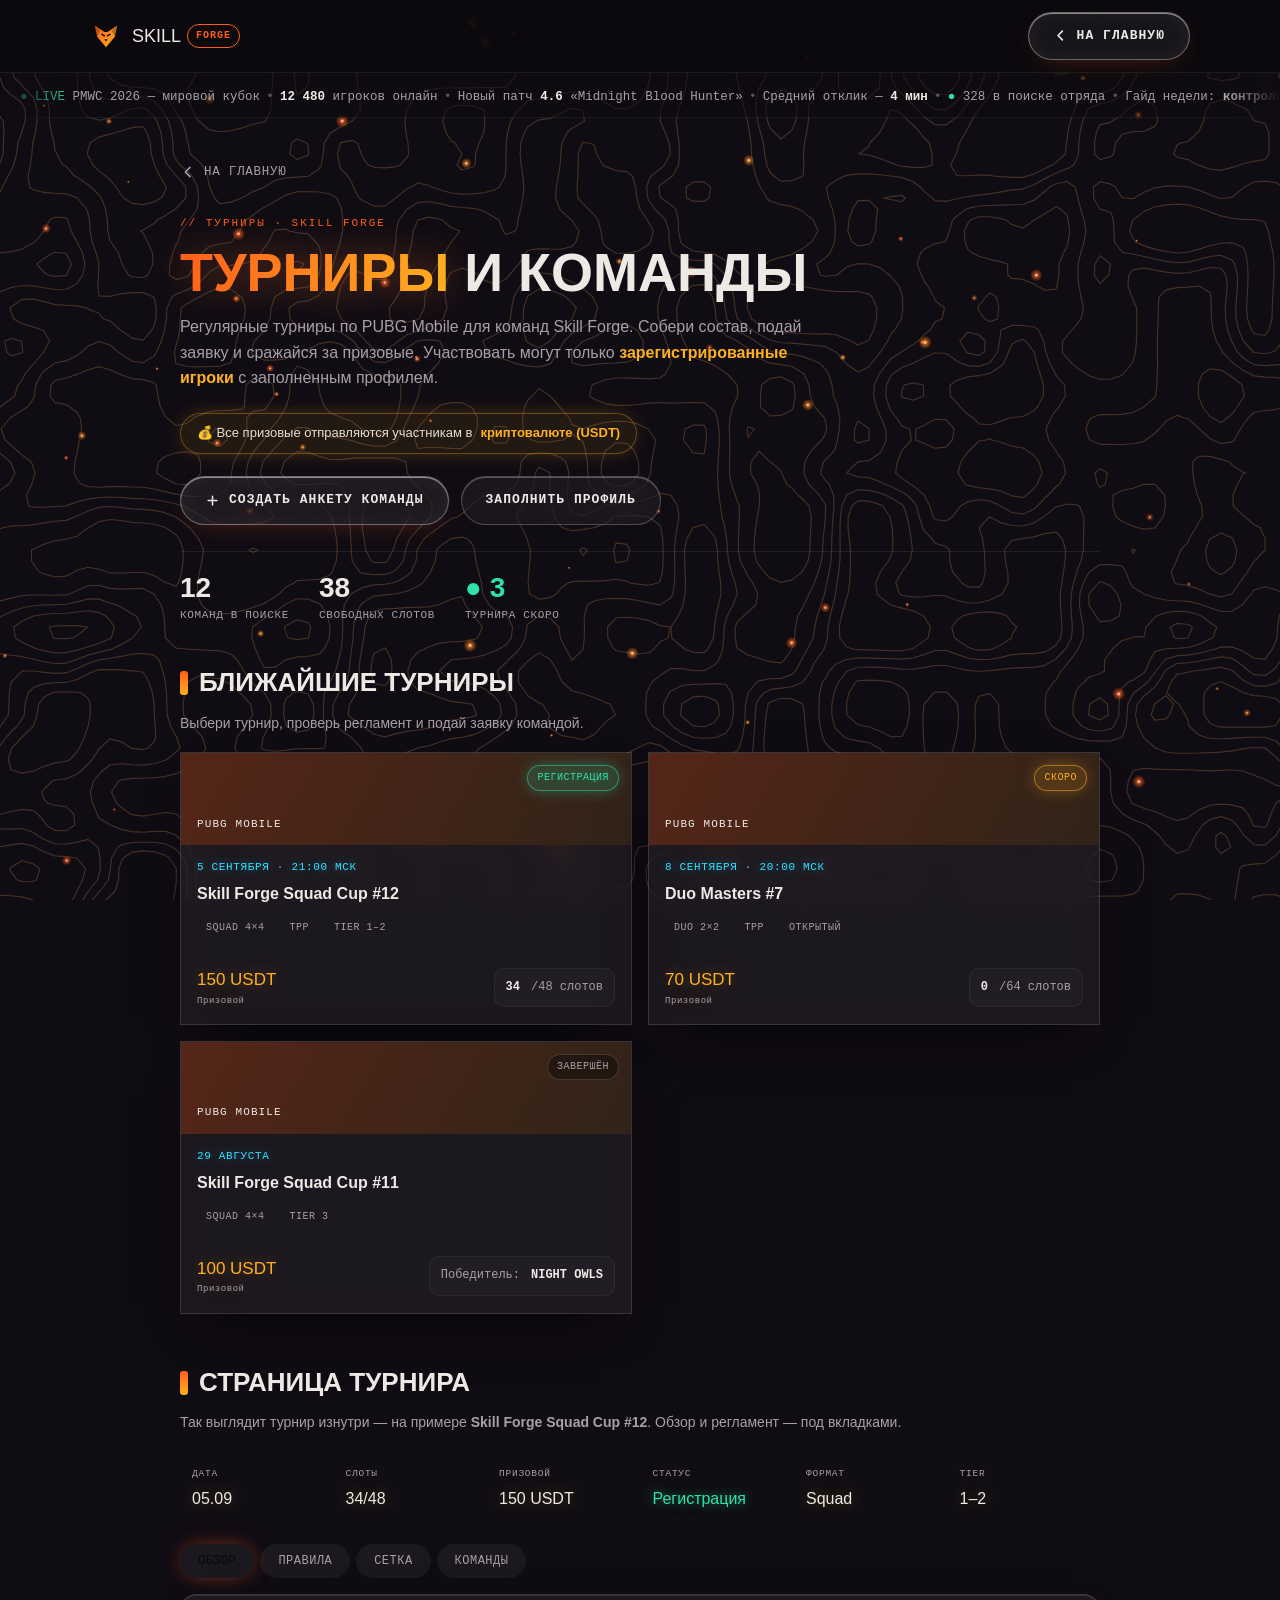
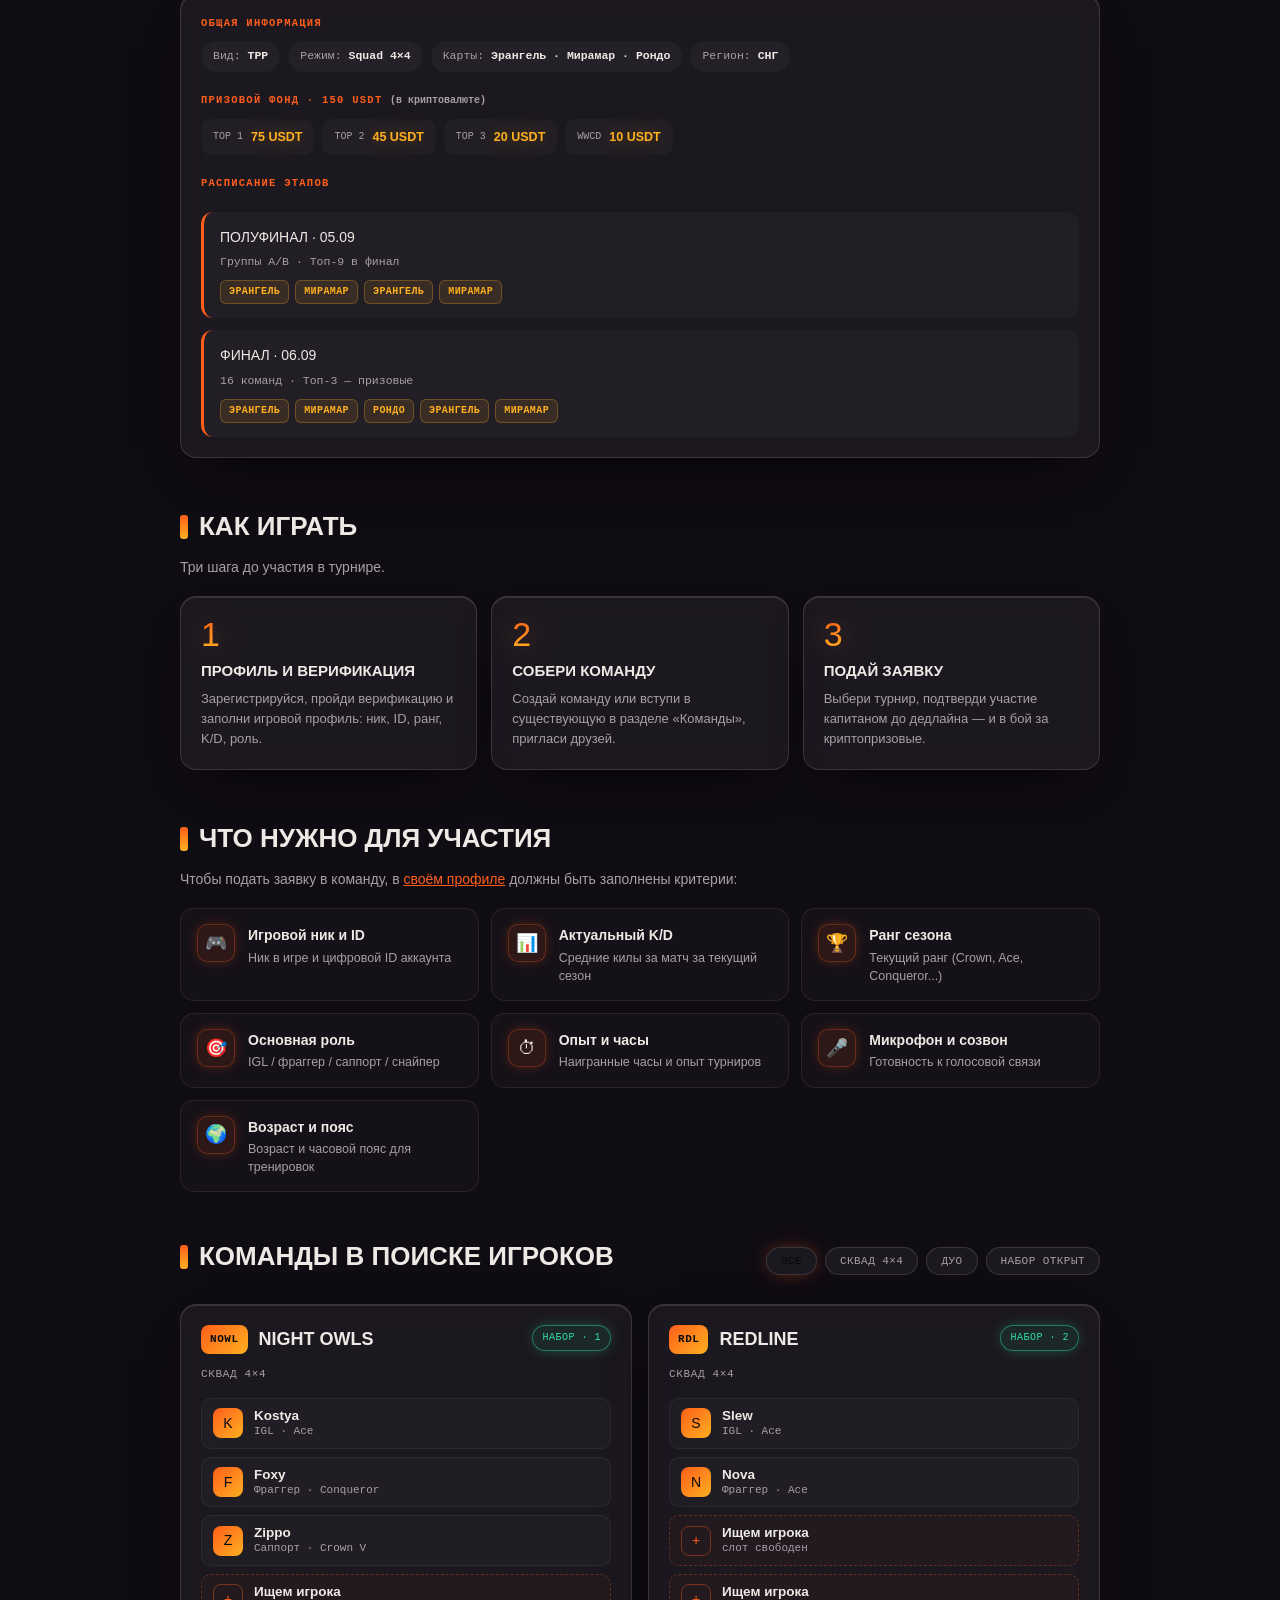
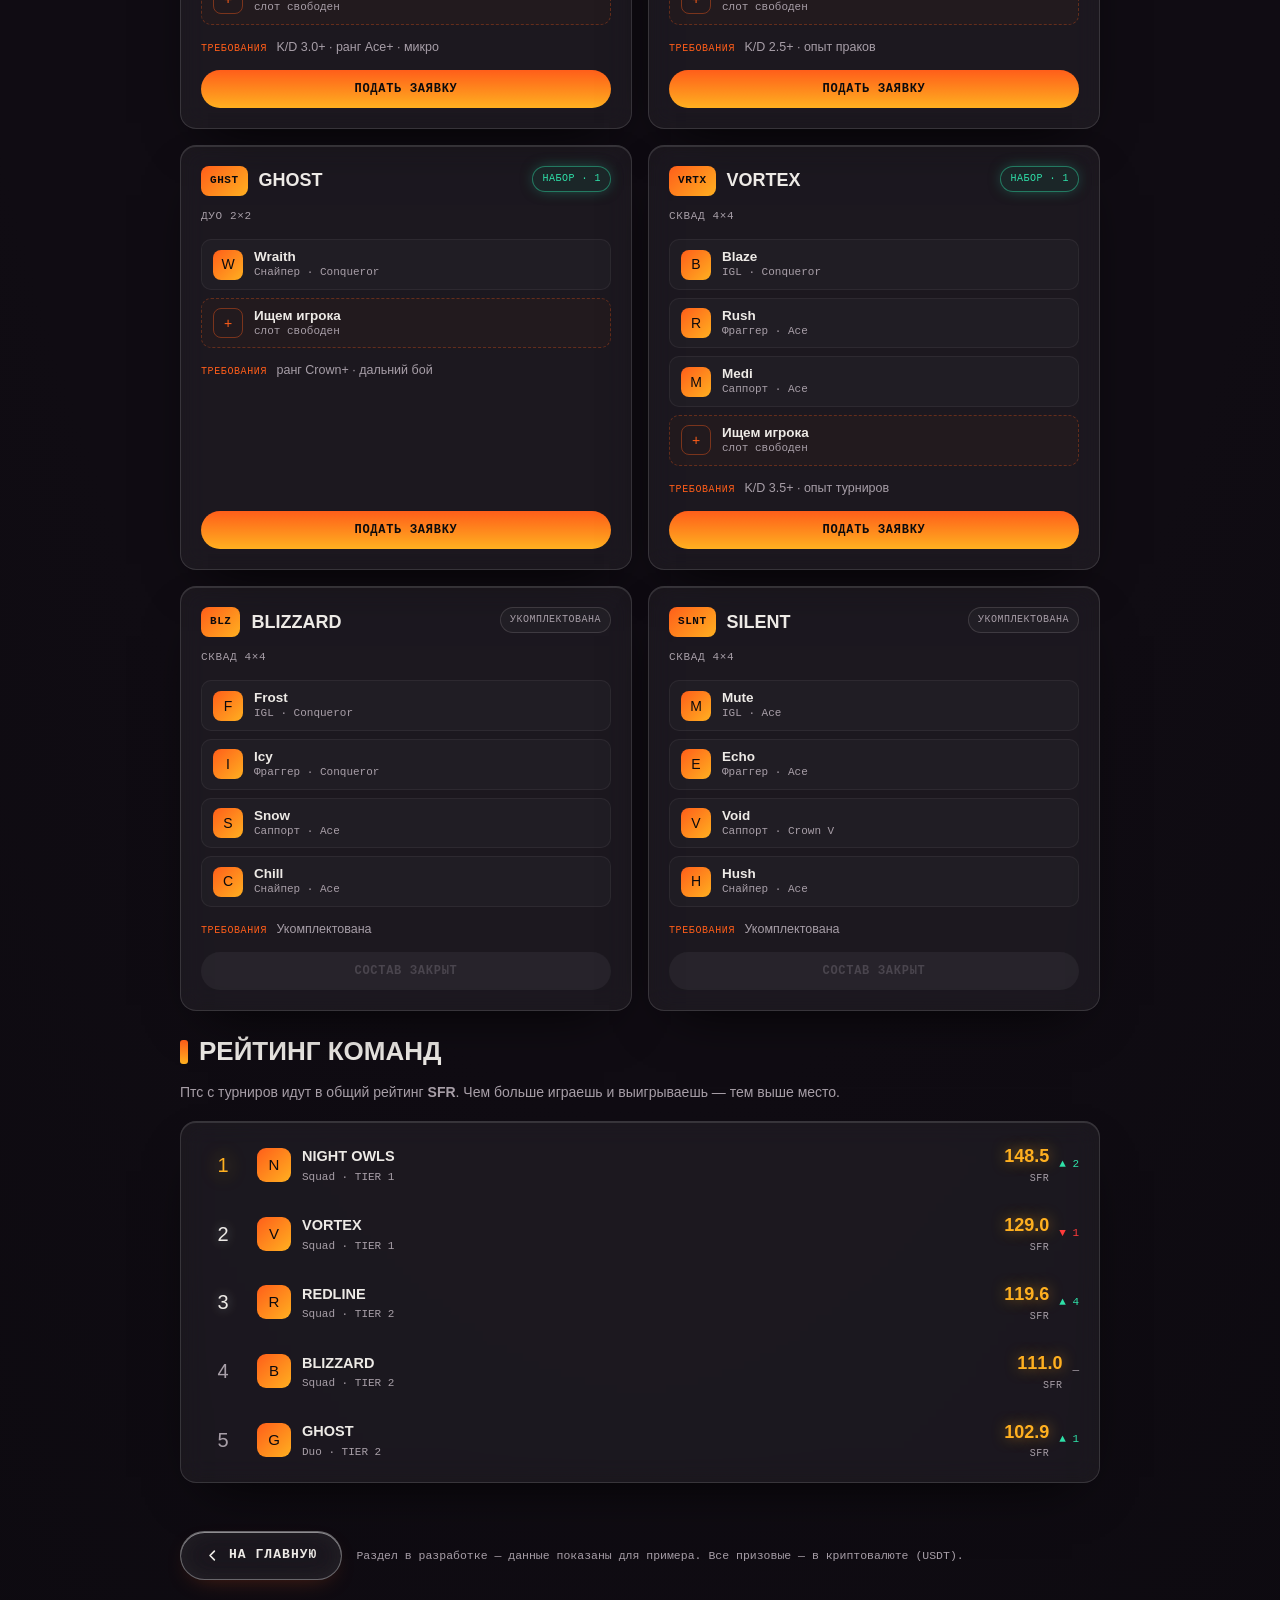
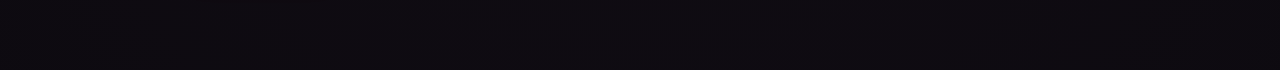
<file: tournaments.html>
<!DOCTYPE html>
<html lang="ru">
<head>
<meta charset="UTF-8">
<meta name="viewport" content="width=device-width, initial-scale=1.0">
<meta http-equiv="Cache-Control" content="no-cache, no-store, must-revalidate">
<meta http-equiv="Pragma" content="no-cache">
<meta http-equiv="Expires" content="0">
<title>Skill Forge — Турниры</title>
<meta name="description" content="Турниры Skill Forge: анкеты команд PUBG Mobile, набор игроков и регистрация. Участники — зарегистрированные игроки с заполненным профилем.">
<meta name="theme-color" content="#0b0a0d">
<link rel="manifest" href="manifest.json">
<link rel="icon" type="image/svg+xml" href="assets/favicon.svg">
<link rel="icon" type="image/png" sizes="192x192" href="assets/icon-192.png">
<link rel="apple-touch-icon" href="assets/apple-touch-icon.png">
<link rel="stylesheet" href="assets/site.css">
<script defer src="assets/site.js"></script>
<meta name="apple-mobile-web-app-capable" content="yes">
<meta name="mobile-web-app-capable" content="yes">
<meta name="apple-mobile-web-app-status-bar-style" content="black-translucent">
<meta name="apple-mobile-web-app-title" content="Skill Forge">
<meta property="og:type" content="article">
<meta property="og:site_name" content="Skill Forge">
<meta property="og:title" content="Турниры PUBG Mobile — Skill Forge">
<meta property="og:description" content="Анкеты команд, набор игроков и регистрация на турниры Skill Forge.">
<meta property="og:image" content="https://kostaysss.github.io/skill-forge/assets/og-image-fox.jpg">
<meta property="og:image:width" content="1200">
<meta property="og:image:height" content="630">
<meta property="og:url" content="https://kostaysss.github.io/skill-forge/tournaments.html">
<meta name="twitter:card" content="summary_large_image">
<meta name="twitter:title" content="Турниры PUBG Mobile — Skill Forge">
<meta name="twitter:description" content="Анкеты команд, набор игроков и регистрация на турниры Skill Forge.">
<meta name="twitter:image" content="https://kostaysss.github.io/skill-forge/assets/og-image-fox.jpg">
<script>if('serviceWorker' in navigator){window.addEventListener('load',function(){navigator.serviceWorker.register('sw.js').catch(function(){});});}</script>
<style>
  :root{
    --void:#0b0a0d; --gunmetal:#17151a; --gunmetal-2:#211d24; --steel:#4a454e;
    --bone:#edeae6; --ash:#a89fa8; --signal:#ff5e1a; --ember:#ffb020; --intel:#2fe0a8;
    --grid-line: rgba(237,234,230,0.05);
    --font-display: "Arial Black","Haettenschweiler","Franklin Gothic Bold","Segoe UI",sans-serif;
    --font-body: -apple-system,"Segoe UI",Roboto,"Helvetica Neue",Arial,sans-serif;
    --font-mono: "SF Mono","Cascadia Code","Consolas","Roboto Mono",ui-monospace,monospace;
  }
  *{box-sizing:border-box;}
  html,body{margin:0;padding:0;}
  body{background:radial-gradient(150% 120% at 50% 38%, #100c13 42%, #08070b 100%), var(--void);color:var(--bone);font-family:var(--font-body);line-height:1.6;overflow-x:hidden;-webkit-font-smoothing:antialiased;}
  a{color:inherit;}
  ::selection{background:var(--signal);color:var(--void);}
  a:focus-visible,button:focus-visible{outline:2px solid var(--ember);outline-offset:3px;border-radius:2px;}

  .bg-topo{position:fixed;inset:0;z-index:-2;pointer-events:none;opacity:0.22;}
  .bg-topo svg{position:absolute;inset:0;width:100%;height:100%;display:block;}
  .ember-global{position:fixed;inset:0;z-index:-1;width:100%;height:100%;pointer-events:none;}

  .wrap{max-width:1000px;margin:0 auto;padding:0 clamp(20px,4vw,40px);}

  .btn{
    font-family:var(--font-mono);font-size:13px;font-weight:700;letter-spacing:0.08em;text-transform:uppercase;
    text-decoration:none;border:none;cursor:pointer;display:inline-flex;align-items:center;gap:9px;
    padding:13px 24px;border-radius:999px;transition:transform .15s ease, filter .15s ease, border-color .15s ease;
  }
  .btn:hover{transform:translateY(-2px);}
  .btn-primary{background:rgba(255,255,255,0.05);color:var(--bone);border:1px solid rgba(255,255,255,0.34);backdrop-filter:blur(18px) saturate(1.3);-webkit-backdrop-filter:blur(18px) saturate(1.3);box-shadow:inset 0 1px 0 rgba(255,255,255,0.5), inset 0 0 22px rgba(255,255,255,0.05), 0 8px 24px -12px rgba(255,94,26,0.35);}
  .btn-primary:hover{background:rgba(255,94,26,0.16);border-color:rgba(255,255,255,0.55);}
  .btn-ghost{background:rgba(255,255,255,0.04);color:var(--bone);border:1px solid rgba(255,255,255,0.22);backdrop-filter:blur(18px) saturate(1.2);-webkit-backdrop-filter:blur(18px) saturate(1.2);box-shadow:inset 0 1px 0 rgba(255,255,255,0.28);}
  .btn-ghost:hover{border-color:rgba(255,94,26,0.6);background:rgba(255,255,255,0.1);}

  /* nav */
  .nav{position:sticky;top:0;z-index:200;background:rgba(11,10,13,0.94);border-bottom:1px solid rgba(237,234,230,0.08);}
  .nav .wrap{display:flex;align-items:center;justify-content:space-between;height:72px;max-width:1180px;}
  .brand{display:flex;align-items:center;gap:10px;text-decoration:none;}
  .brand svg{width:32px;height:32px;}
  .brand-word{font-family:var(--font-display);font-size:18px;color:var(--bone);display:flex;align-items:center;gap:6px;}
  .brand-word .tag{font-family:var(--font-mono);font-size:10px;font-weight:700;letter-spacing:0.1em;color:var(--signal);border:1px solid var(--signal);border-radius:999px;padding:3px 8px;}

  main{padding:44px 0 90px;position:relative;z-index:1;}

  .back-link{
    display:inline-flex;align-items:center;gap:8px;text-decoration:none;
    font-family:var(--font-mono);font-size:12.5px;letter-spacing:0.06em;text-transform:uppercase;color:var(--ash);
    margin-bottom:26px;transition:color .15s ease, gap .15s ease;
  }
  .back-link:hover{color:var(--signal);gap:12px;}
  .back-link svg{width:16px;height:16px;}

  .eyebrow{font-family:var(--font-mono);font-size:12px;letter-spacing:0.14em;text-transform:uppercase;color:var(--ash);display:inline-flex;align-items:center;gap:10px;flex-wrap:wrap;}
  .eyebrow .chip{border:1px solid rgba(255,94,26,0.4);color:var(--ember);border-radius:999px;padding:3px 10px;}
  .eyebrow .chip.lock{display:inline-flex;align-items:center;gap:6px;}
  .eyebrow .chip.lock svg{width:12px;height:12px;}

  .guide-head{display:grid;grid-template-columns:1.1fr 1fr;gap:30px;align-items:center;margin-bottom:38px;}
  @media(max-width:760px){.guide-head{grid-template-columns:1fr;}}
  .guide-head--free{grid-template-columns:1fr;max-width:760px;margin-bottom:26px;}
  .guide-head--free .lead{max-width:64ch;}
  h1.guide-title{font-family:var(--font-display);font-size:clamp(30px,5vw,52px);text-transform:uppercase;line-height:1.02;margin:16px 0 16px;text-wrap:balance;}
  h1.guide-title .accent{background:linear-gradient(100deg,var(--signal),var(--ember));-webkit-background-clip:text;background-clip:text;color:transparent;}
  .lead{color:var(--ash);font-size:16px;margin:0;max-width:52ch;}

  /* ===== Variant 3: Tactical HUD (applied to all free guides) ===== */
  .hud-frame{position:relative;margin:0 0 26px;padding:34px 34px 30px;border-radius:18px;
    border:1px solid rgba(255,94,26,.22);
    background:
      linear-gradient(rgba(255,94,26,.022) 1px,transparent 1px) 0 0/100% 27px,
      linear-gradient(180deg,rgba(20,18,24,.55),rgba(13,11,17,.55));
    box-shadow:0 30px 70px -40px #000;}
  .hud-frame::before,.hud-frame::after{content:"";position:absolute;width:24px;height:24px;border:2px solid var(--signal);pointer-events:none;}
  .hud-frame::before{top:-1px;left:-1px;border-right:none;border-bottom:none;border-radius:8px 0 0 0;}
  .hud-frame::after{bottom:-1px;right:-1px;border-left:none;border-top:none;border-radius:0 0 8px 0;}
  @media(max-width:560px){ .hud-frame{padding:24px 18px 22px;} }
  .brief{font-family:var(--font-mono);font-size:11px;letter-spacing:.18em;text-transform:uppercase;color:var(--signal);}
  .hud-frame .guide-head--free{max-width:none;margin-bottom:20px;}
  .hud-frame h1.guide-title{margin:10px 0 14px;}
  .hud-frame .lead{max-width:none;border-left:2px solid rgba(255,94,26,.5);padding-left:14px;
    font-family:var(--font-mono);font-size:13.5px;line-height:1.65;color:#c7c1c7;}
  .hud-frame .guide-content{max-width:none;}
  .hud-frame .guide-content p{font-size:15.5px;line-height:1.72;color:#d5cfd5;margin:0 0 14px;}
  .hud-frame .guide-content .hl{color:var(--ember);font-weight:700;border-bottom:1px solid rgba(255,176,32,.35);}

  .guide-hero{position:relative;border-radius:18px;overflow:hidden;aspect-ratio:16/10;border:1px solid rgba(237,234,230,0.1);box-shadow:0 26px 50px -22px rgba(0,0,0,0.8);}
  .guide-hero img{width:100%;height:100%;object-fit:cover;filter:contrast(1.08) saturate(1.12);animation:ken 20s ease-in-out infinite alternate;transform-origin:60% 40%;}
  @keyframes ken{from{transform:scale(1.03);}to{transform:scale(1.12);}}
  .guide-hero::after{content:"";position:absolute;inset:0;background:radial-gradient(120% 80% at 50% 10%, rgba(255,120,40,0.14), transparent 55%),linear-gradient(180deg, transparent 55%, rgba(0,0,0,0.65));}

  /* video placeholder */
  .video-box{
    position:relative;border-radius:18px;border:1.5px dashed rgba(255,94,26,0.35);
    background:linear-gradient(160deg, rgba(33,29,36,0.6), rgba(12,11,15,0.8));
    padding:46px 24px;text-align:center;margin-bottom:40px;overflow:hidden;
  }
  .video-box .vp{
    width:70px;height:70px;border-radius:50%;margin:0 auto 16px;
    background:linear-gradient(135deg,var(--signal),var(--ember));color:#fff;
    display:flex;align-items:center;justify-content:center;
    box-shadow:0 0 0 10px rgba(255,94,26,0.12);animation:vpPulse 2.6s ease-in-out infinite;
  }
  @keyframes vpPulse{0%,100%{box-shadow:0 0 0 8px rgba(255,94,26,0.1);}50%{box-shadow:0 0 0 16px rgba(255,94,26,0.05);}}
  .video-box .vp svg{width:26px;height:26px;margin-left:3px;}
  .video-box h3{font-family:var(--font-display);text-transform:uppercase;font-size:18px;margin:0 0 6px;}
  .video-box p{color:var(--ash);font-size:13.5px;margin:0;}

  .guide-content{max-width:760px;}
  .guide-content section{margin-bottom:30px;}
  .guide-content h2{font-family:var(--font-body);font-weight:800;text-transform:uppercase;letter-spacing:0.02em;font-size:19px;margin:0 0 12px;display:flex;align-items:center;gap:10px;}
  .guide-content h2::before{content:"";width:8px;height:22px;border-radius:3px;background:linear-gradient(180deg,var(--signal),var(--ember));flex:none;}
  .guide-content p{color:var(--ash);font-size:15px;margin:0 0 10px;}
  .guide-content .hl{color:var(--ember);font-weight:700;}
  .guide-content ul{margin:2px 0 16px;padding:0;list-style:none;display:grid;gap:9px;}
  .guide-content ul li{position:relative;padding-left:22px;color:var(--ash);font-size:15px;line-height:1.5;}
  .guide-content ul li::before{content:"";position:absolute;left:2px;top:8px;width:8px;height:8px;border-radius:2px;
    background:linear-gradient(180deg,var(--signal),var(--ember));transform:rotate(45deg);}
  @media (max-width:520px){ .guide-content ul li{font-size:14.5px;} }
  .ob-sub{font-family:var(--font-body);font-weight:800;text-transform:uppercase;letter-spacing:.04em;font-size:15px;color:var(--bone);margin:26px 0 12px;display:flex;align-items:center;gap:9px;}
  .ob-sub::before{content:"";width:7px;height:18px;border-radius:2px;background:linear-gradient(180deg,var(--signal),var(--ember));flex:none;}
  .ob-sub small{font-family:var(--font-mono);font-weight:600;font-size:11px;letter-spacing:.06em;color:var(--ash);text-transform:none;}
  .ob-grid{display:grid;grid-template-columns:1fr 1fr;gap:12px;align-items:start;margin:0 0 6px;}
  .ob-grid img{width:100%;height:auto;display:block;border-radius:12px;border:1px solid rgba(255,255,255,.08);background:#0d0b11;box-shadow:0 8px 22px -14px #000;}
  @media (max-width:560px){ .ob-grid{grid-template-columns:1fr;gap:12px;} }
  .map-shot{margin:6px 0 18px;}
  .map-shot img{width:100%;height:auto;display:block;border-radius:14px;border:1px solid rgba(255,255,255,.1);box-shadow:0 14px 34px -18px #000;}
  .map-shot figcaption{margin-top:8px;font-family:var(--font-mono,'JetBrains Mono',monospace);font-size:11.5px;letter-spacing:.02em;color:var(--ash);}
  .learn{list-style:none;margin:0 0 8px;padding:0;display:grid;gap:11px;}
  .learn li{display:flex;gap:12px;align-items:flex-start;color:var(--bone);font-size:14.5px;}
  .learn .ico{flex:none;width:26px;height:26px;border-radius:8px;display:flex;align-items:center;justify-content:center;background:linear-gradient(150deg,rgba(255,94,26,0.2),rgba(255,176,32,0.06));border:1px solid rgba(255,94,26,0.32);color:var(--ember);}
  .learn .ico svg{width:14px;height:14px;}

  .guide-foot{margin-top:14px;display:flex;gap:14px;flex-wrap:wrap;align-items:center;}
  .lock-note{font-family:var(--font-mono);font-size:11.5px;color:var(--ash);display:inline-flex;align-items:center;gap:8px;}
  .lock-note svg{width:14px;height:14px;color:var(--ember);}

  @media (prefers-reduced-motion: reduce){.guide-hero img,.video-box .vp{animation:none;}}

  /* ============ MOBILE / PHONE ADAPTATION ============ */
  @media (max-width:640px){
    .nav .wrap{height:60px;}
    .brand-word{font-size:16px;}
    .nav .btn{font-size:11px;padding:9px 14px;}
    main{padding:26px 0 60px;}
    .guide-head{grid-template-columns:1fr;gap:20px;margin-bottom:28px;}
    h1.guide-title{font-size:clamp(26px,8vw,40px);}
    .lead{font-size:15px;}
    .video-box{padding:34px 18px;margin-bottom:30px;}
    .guide-content h2{font-size:17px;}
    .guide-content p{font-size:14.5px;}
    .guide-foot{gap:12px;}
    .guide-foot .btn{width:100%;justify-content:center;}
  }
  @media (max-width:380px){ .wrap{padding:0 15px;} }

  /* molik shots gallery */
  .nade-shots{display:grid;grid-template-columns:1fr 1fr;gap:12px;margin-top:16px;}
  .nade-shots figure{margin:0;}
  .nade-shots img{width:100%;height:auto;display:block;border-radius:12px;border:1px solid rgba(255,255,255,.09);box-shadow:0 10px 26px -14px #000;}
  .nade-shots figcaption{margin-top:6px;font-family:var(--font-mono,'JetBrains Mono',monospace);font-size:11px;letter-spacing:.02em;color:#a89fa8;}
  .nade-shots figure:last-child:nth-child(odd){grid-column:1 / -1;max-width:calc(50% - 6px);margin-inline:auto;}
  @media (max-width:640px){ .nade-shots{grid-template-columns:1fr;gap:14px;} .nade-shots figure:last-child:nth-child(odd){max-width:none;} }

  /* ===================== TOURNAMENTS ===================== */
  /* hero */
  .trn-hero{margin-bottom:38px;}
  .trn-title{font-family:var(--font-display);font-size:clamp(30px,5.5vw,54px);text-transform:uppercase;line-height:1.02;margin:12px 0 14px;}
  .trn-title .accent{background:linear-gradient(100deg,var(--signal),var(--ember));-webkit-background-clip:text;background-clip:text;color:transparent;}
  .trn-lead{color:var(--ash);font-size:16px;max-width:70ch;margin:0 0 22px;line-height:1.6;}
  .trn-lead .hl{color:var(--ember);font-weight:700;}
  .trn-cta{display:flex;gap:12px;flex-wrap:wrap;margin-bottom:26px;}
  .trn-stats{display:flex;gap:30px;flex-wrap:wrap;padding-top:22px;border-top:1px solid rgba(237,234,230,.08);}
  .trn-stats div{display:flex;flex-direction:column;}
  .trn-stats b{font-family:var(--font-display);font-size:28px;color:var(--bone);line-height:1;}
  .trn-stats b.live{color:var(--intel);}
  .trn-stats span{font-family:var(--font-mono);font-size:11px;letter-spacing:.06em;text-transform:uppercase;color:var(--ash);margin-top:5px;}

  /* section heads */
  .trn-h{font-family:var(--font-display);text-transform:uppercase;font-size:clamp(19px,3vw,26px);margin:0 0 8px;display:flex;align-items:center;gap:11px;}
  .trn-h::before{content:"";width:8px;height:24px;border-radius:3px;background:linear-gradient(180deg,var(--signal),var(--ember));flex:none;}
  .trn-sub{color:var(--ash);font-size:14px;margin:0 0 18px;}
  .trn-sub a{color:var(--signal);}
  .trn-req{margin-bottom:44px;}
  .trn-teams{margin-bottom:20px;}

  /* requirements grid */
  .req-grid{display:grid;grid-template-columns:repeat(auto-fill,minmax(240px,1fr));gap:12px;}
  .req-item{display:flex;gap:13px;align-items:flex-start;padding:15px 16px;border-radius:14px;background:rgba(255,255,255,.025);border:1px solid rgba(237,234,230,.08);}
  .req-ic{width:38px;height:38px;flex:none;border-radius:10px;display:flex;align-items:center;justify-content:center;font-size:18px;background:rgba(255,94,26,.1);border:1px solid rgba(255,94,26,.28);}
  .req-t{font-size:14px;font-weight:700;color:var(--bone);margin-bottom:2px;}
  .req-d{font-size:12.5px;color:var(--ash);line-height:1.45;}

  /* teams */
  .teams-head{display:flex;align-items:center;justify-content:space-between;gap:16px;flex-wrap:wrap;margin-bottom:18px;}
  .teams-filters{display:flex;gap:8px;flex-wrap:wrap;}
  .chip{font-family:var(--font-mono);font-size:11px;letter-spacing:.04em;text-transform:uppercase;color:var(--ash);background:rgba(255,255,255,.03);border:1px solid rgba(237,234,230,.1);border-radius:999px;padding:7px 14px;cursor:pointer;transition:.2s;}
  .chip:hover{border-color:rgba(255,94,26,.5);color:var(--bone);}
  .chip.active{color:var(--void);background:linear-gradient(180deg,var(--signal),var(--ember));border-color:transparent;}

  .teams-grid{display:grid;grid-template-columns:repeat(auto-fill,minmax(300px,1fr));gap:16px;}
  .team-card{display:flex;flex-direction:column;padding:20px;border-radius:16px;background:linear-gradient(180deg,rgba(24,21,27,.66),rgba(14,12,17,.66));border:1px solid rgba(237,234,230,.08);transition:transform .2s ease,border-color .2s ease;}
  .team-card:hover{transform:translateY(-3px);border-color:rgba(255,94,26,.4);}
  .tc-top{display:flex;align-items:flex-start;justify-content:space-between;gap:12px;}
  .tc-name{display:flex;align-items:center;gap:11px;}
  .tc-tag{font-family:var(--font-mono);font-size:11px;font-weight:700;letter-spacing:.05em;color:var(--void);background:linear-gradient(135deg,var(--signal),var(--ember));border-radius:8px;padding:6px 9px;}
  .tc-name h3{font-family:var(--font-display);text-transform:uppercase;font-size:18px;margin:0;}
  .tc-badge{font-family:var(--font-mono);font-size:10px;letter-spacing:.05em;text-transform:uppercase;padding:4px 9px;border-radius:999px;white-space:nowrap;}
  .tc-badge.open{color:var(--intel);border:1px solid rgba(47,224,168,.45);background:rgba(47,224,168,.08);}
  .tc-badge.full{color:var(--ash);border:1px solid rgba(237,234,230,.14);background:rgba(255,255,255,.03);}
  .tc-mode{font-family:var(--font-mono);font-size:11px;letter-spacing:.06em;text-transform:uppercase;color:var(--ash);margin:12px 0 14px;}
  .tc-slots{display:grid;gap:8px;margin-bottom:14px;}
  .slot{display:flex;align-items:center;gap:11px;padding:9px 11px;border-radius:10px;background:rgba(255,255,255,.025);border:1px solid rgba(237,234,230,.06);}
  .slot.empty{border-style:dashed;border-color:rgba(255,94,26,.3);background:rgba(255,94,26,.03);}
  .slot-av{width:30px;height:30px;flex:none;border-radius:8px;display:flex;align-items:center;justify-content:center;font-family:var(--font-display);font-size:14px;color:var(--void);background:linear-gradient(135deg,var(--signal),var(--ember));}
  .slot.empty .slot-av{background:transparent;color:var(--signal);border:1px solid rgba(255,94,26,.4);}
  .slot-i{display:flex;flex-direction:column;line-height:1.25;}
  .slot-i b{font-size:13.5px;color:var(--bone);}
  .slot-i span{font-family:var(--font-mono);font-size:11px;color:var(--ash);}
  .tc-req{font-size:12.5px;color:var(--ash);margin-bottom:14px;line-height:1.4;}
  .tc-req-l{font-family:var(--font-mono);font-size:10px;letter-spacing:.06em;text-transform:uppercase;color:var(--signal);margin-right:6px;}
  .tc-btn{margin-top:auto;width:100%;font-family:var(--font-mono);font-size:12px;font-weight:700;letter-spacing:.06em;text-transform:uppercase;color:var(--void);background:linear-gradient(180deg,var(--signal),var(--ember));border:none;border-radius:999px;padding:12px;cursor:pointer;transition:filter .2s;}
  .tc-btn:hover{filter:brightness(1.08);}
  .tc-btn.off{background:rgba(255,255,255,.05);color:var(--steel);cursor:not-allowed;}
  .trn-note{font-family:var(--font-mono);font-size:11.5px;color:var(--ash);}
  @media (max-width:560px){ .trn-stats{gap:22px;} }

  /* ---- shared ---- */
  .trn-sec{margin-bottom:48px;}
  .card{background:linear-gradient(180deg,rgba(24,21,27,.62),rgba(14,12,17,.62));border:1px solid var(--line);border-radius:16px;}
  .crypto-pill{display:inline-flex;align-items:center;gap:8px;font-size:13px;color:#e7dfce;background:rgba(255,176,32,.08);border:1px solid rgba(255,176,32,.32);border-radius:999px;padding:9px 16px;margin:0 0 22px;}
  .crypto-pill b{color:var(--ember);}
  .crypto-note{margin-top:12px;font-size:12.5px;color:var(--ash);line-height:1.5;border-left:2px solid rgba(255,176,32,.5);padding-left:12px;}
  .crypto-note b{color:var(--ember);}

  /* ---- 1. listing ---- */
  .tlist{display:grid;grid-template-columns:repeat(auto-fill,minmax(300px,1fr));gap:16px;}
  .tourn{overflow:hidden;padding:0;display:flex;flex-direction:column;transition:transform .2s,border-color .2s;}
  .tourn:hover{transform:translateY(-3px);border-color:rgba(255,94,26,.4);}
  .tourn .banner{position:relative;height:92px;background:linear-gradient(120deg,rgba(255,94,26,.28),rgba(255,176,32,.12)),#141017;display:flex;align-items:flex-end;padding:12px 16px;}
  .tourn .banner .game{font-family:var(--font-mono);font-size:11px;letter-spacing:.1em;text-transform:uppercase;color:var(--bone);}
  .tourn .st{position:absolute;top:12px;right:12px;font-family:var(--font-mono);font-size:10px;letter-spacing:.05em;text-transform:uppercase;padding:4px 9px;border-radius:999px;}
  .tourn .st.reg{color:var(--intel);background:rgba(47,224,168,.16);border:1px solid rgba(47,224,168,.5);}
  .tourn .st.soon{color:var(--ember);background:rgba(255,176,32,.14);border:1px solid rgba(255,176,32,.5);}
  .tourn .st.done{color:var(--ash);background:rgba(0,0,0,.35);border:1px solid rgba(237,234,230,.16);}
  .tourn .body{padding:14px 16px 16px;display:flex;flex-direction:column;flex:1;}
  .tourn .date{font-family:var(--font-mono);font-size:11px;color:var(--signal);text-transform:uppercase;letter-spacing:.06em;}
  .tourn h3{font-size:16px;margin:4px 0 10px;}
  .tourn .chips{display:flex;gap:7px;flex-wrap:wrap;margin-bottom:14px;}
  .tourn .chips span{font-family:var(--font-mono);font-size:10px;letter-spacing:.05em;text-transform:uppercase;color:var(--ash);border:1px solid var(--line);border-radius:999px;padding:4px 9px;}
  .tourn .foot{margin-top:auto;display:flex;align-items:center;justify-content:space-between;padding-top:12px;border-top:1px solid var(--line);}
  .tourn .foot .pf{font-family:var(--font-display);color:var(--ember);font-size:17px;}
  .tourn .foot .pf small{display:block;font-family:var(--font-mono);font-size:9px;color:var(--ash);letter-spacing:.06em;font-weight:400;}
  .tourn .foot .slot{font-family:var(--font-mono);font-size:12px;color:var(--ash);}
  .tourn .foot .slot b{color:var(--bone);}

  /* ---- 2. detail ---- */
  .facts{display:grid;grid-template-columns:repeat(6,1fr);gap:1px;background:var(--line);border-radius:14px;overflow:hidden;margin-bottom:18px;}
  .facts .f{background:#100e14;padding:14px 12px;}
  .facts .f .l{font-family:var(--font-mono);font-size:9.5px;letter-spacing:.08em;text-transform:uppercase;color:var(--ash);}
  .facts .f .v{font-family:var(--font-display);font-size:16px;margin-top:5px;}
  .facts .f .v.reg{color:var(--intel);}
  @media(max-width:720px){.facts{grid-template-columns:repeat(3,1fr);} }
  .tabs{display:flex;gap:6px;flex-wrap:wrap;margin-bottom:16px;}
  .tabs span{font-family:var(--font-mono);font-size:11.5px;letter-spacing:.04em;text-transform:uppercase;color:var(--ash);padding:9px 15px;border-radius:999px;border:1px solid var(--line);}
  .tabs span.on{color:var(--void);background:linear-gradient(180deg,var(--signal),var(--ember));border-color:transparent;}
  .ov{padding:22px;}
  .ov h4{font-family:var(--font-mono);font-size:11px;letter-spacing:.12em;text-transform:uppercase;color:var(--signal);margin:0 0 10px;}
  .ov .grid2{display:grid;grid-template-columns:1fr 1fr;gap:22px;}
  @media(max-width:680px){.ov .grid2{grid-template-columns:1fr;} }
  .ov .info div{display:flex;justify-content:space-between;gap:12px;padding:8px 0;border-bottom:1px solid var(--line);font-size:13.5px;}
  .ov .info div span{color:var(--ash);}
  .ov .info div b{color:var(--bone);text-align:right;}
  .prize{display:grid;gap:8px;}
  .prize .p{display:flex;align-items:center;gap:10px;padding:9px 12px;border-radius:10px;background:rgba(255,255,255,.025);border:1px solid var(--line);font-size:13px;color:var(--ash);}
  .prize .p .pl{font-family:var(--font-display);font-size:13px;width:52px;color:var(--bone);}
  .prize .p .pl.g{color:var(--ember);}
  .prize .p .amt{margin-left:auto;font-family:var(--font-mono);color:var(--bone);font-weight:700;}
  .stages{margin-top:20px;display:grid;gap:12px;}
  .stage{padding:14px 16px;border-radius:12px;background:rgba(255,255,255,.025);border:1px solid var(--line);border-left:3px solid var(--signal);}
  .stage .sn{font-family:var(--font-display);text-transform:uppercase;font-size:14px;}
  .stage .sm{font-family:var(--font-mono);font-size:11.5px;color:var(--ash);margin-top:5px;}
  .stage .maps{display:flex;gap:6px;flex-wrap:wrap;margin-top:9px;}
  .stage .maps b{font-family:var(--font-mono);font-size:10px;letter-spacing:.04em;text-transform:uppercase;color:var(--ember);background:rgba(255,176,32,.1);border:1px solid rgba(255,176,32,.28);border-radius:6px;padding:3px 8px;font-weight:600;}

  /* ---- 3. points ---- */
  .pt-switch{display:inline-flex;gap:4px;padding:4px;border-radius:999px;background:rgba(255,255,255,.03);border:1px solid var(--line);margin-bottom:16px;}
  .pt-tab{font-family:var(--font-mono);font-size:12px;letter-spacing:.04em;text-transform:uppercase;color:var(--ash);background:none;border:none;border-radius:999px;padding:8px 18px;cursor:pointer;transition:.2s;}
  .pt-tab.active{color:var(--void);background:linear-gradient(180deg,var(--signal),var(--ember));}
  .pts{display:grid;grid-template-columns:1.1fr .9fr;gap:16px;}
  @media(max-width:680px){.pts{grid-template-columns:1fr;} }
  .ptable{padding:18px;}
  .ptable h4,.pform h4{font-family:var(--font-mono);font-size:11px;letter-spacing:.12em;text-transform:uppercase;color:var(--signal);margin:0 0 12px;}
  .ptable h4 span{color:var(--ash);text-transform:none;letter-spacing:0;}
  .ptable table{width:100%;border-collapse:collapse;}
  .ptable td{padding:7px 8px;border-bottom:1px solid var(--line);font-size:13.5px;}
  .ptable td:last-child{text-align:right;font-family:var(--font-mono);font-weight:700;color:var(--ember);}
  .ptable tr.win td{color:var(--intel);}
  .ptable tr.win td:last-child{color:var(--intel);}
  .pform{padding:18px;}
  .pform .f{font-family:var(--font-mono);font-size:13px;background:rgba(255,255,255,.03);border:1px solid var(--line);border-radius:10px;padding:12px 14px;margin-bottom:12px;line-height:1.7;}
  .pform .f b{color:var(--ember);}
  .pform .ex{font-size:13px;color:var(--ash);line-height:1.65;margin:14px 0 0;}
  .pform .ex b{color:var(--bone);}
  .kill{display:inline-flex;align-items:center;gap:8px;font-family:var(--font-mono);font-size:12.5px;color:var(--bone);background:rgba(255,94,26,.08);border:1px solid rgba(255,94,26,.3);border-radius:999px;padding:7px 14px;}

  /* ---- 4. steps ---- */
  .steps{display:grid;grid-template-columns:repeat(3,1fr);gap:14px;}
  @media(max-width:680px){.steps{grid-template-columns:1fr;} }
  .step{padding:20px;}
  .step .num{font-family:var(--font-display);font-size:34px;background:linear-gradient(180deg,var(--signal),var(--ember));-webkit-background-clip:text;background-clip:text;color:transparent;line-height:1;}
  .step h4{margin:8px 0 6px;font-size:15px;text-transform:uppercase;}
  .step p{margin:0;font-size:13px;color:var(--ash);line-height:1.55;}

  /* ---- 5. leaderboard ---- */
  .lboard{padding:8px 6px;}
  .lrow{display:grid;grid-template-columns:44px 1fr auto;align-items:center;gap:12px;padding:12px 14px;border-radius:12px;transition:.15s;}
  .lrow:hover{background:rgba(255,94,26,.04);}
  .lrow+.lrow{border-top:1px solid var(--line);}
  .lrow .rk{font-family:var(--font-display);font-size:20px;color:var(--ash);text-align:center;}
  .lrow.top1 .rk{color:var(--ember);}
  .lrow.top2 .rk,.lrow.top3 .rk{color:var(--bone);}
  .lrow .nm{display:flex;align-items:center;gap:11px;}
  .lrow .nm .av{width:34px;height:34px;border-radius:9px;background:linear-gradient(135deg,var(--signal),var(--ember));display:flex;align-items:center;justify-content:center;font-family:var(--font-display);color:var(--void);font-size:15px;}
  .lrow .nm b{font-size:14.5px;}
  .lrow .nm span{display:block;font-family:var(--font-mono);font-size:11px;color:var(--ash);}
  .lrow .lend{display:flex;align-items:center;}
  .lrow .pts2{text-align:right;}
  .lrow .pts2 b{font-family:var(--font-display);font-size:18px;color:var(--ember);}
  .lrow .pts2 span{display:block;font-family:var(--font-mono);font-size:10px;color:var(--ash);letter-spacing:.05em;}
  .lrow .mv{font-family:var(--font-mono);font-size:11px;margin-left:10px;color:var(--ash);}
  .lrow .mv.up{color:var(--intel);}.lrow .mv.dn{color:var(--red,#ff3b3b);}

  /* ---- compact tournament page (tabs + accordion) ---- */
  .tp-tabs{display:flex;gap:6px;flex-wrap:wrap;margin:18px 0 16px;}
  .tp-tab{font-family:var(--font-mono);font-size:12px;letter-spacing:.04em;text-transform:uppercase;color:var(--ash);padding:10px 18px;border-radius:999px;border:1px solid var(--line);background:none;cursor:pointer;transition:.2s;}
  .tp-tab:hover{color:var(--bone);border-color:rgba(255,94,26,.4);}
  .tp-tab.on{color:var(--void);background:linear-gradient(180deg,var(--signal),var(--ember));border-color:transparent;}
  .tp-panel{display:none;}
  .tp-panel.on{display:block;animation:tpFade .25s ease;}
  @keyframes tpFade{from{opacity:0;transform:translateY(6px);}to{opacity:1;transform:none;}}
  .tp-ov{padding:20px;}
  .tp-ov h4{font-family:var(--font-mono);font-size:10.5px;letter-spacing:.12em;text-transform:uppercase;color:var(--signal);margin:0 0 10px;}
  .tp-ov h4:not(:first-child){margin-top:20px;}
  .tp-ov h4 .tp-mini{color:var(--ash);text-transform:none;letter-spacing:0;font-size:10px;}
  .tp-kv{display:flex;flex-wrap:wrap;gap:8px;}
  .tp-kv span{font-family:var(--font-mono);font-size:11.5px;color:var(--ash);background:rgba(255,255,255,.03);border:1px solid var(--line);border-radius:999px;padding:6px 12px;}
  .tp-kv span b{color:var(--bone);}
  .tp-prize{display:flex;flex-wrap:wrap;gap:8px;}
  .tp-prize .p{display:flex;align-items:center;gap:8px;font-size:12.5px;background:rgba(255,255,255,.025);border:1px solid var(--line);border-radius:10px;padding:8px 12px;}
  .tp-prize .p b{font-family:var(--font-display);color:var(--ember);}
  .tp-prize .p .pl{font-family:var(--font-mono);font-size:10px;color:var(--ash);text-transform:uppercase;}
  /* accordion */
  .tp-acc{display:grid;gap:10px;}
  .tp-ai{border:1px solid var(--line);border-radius:12px;background:rgba(255,255,255,.02);overflow:hidden;}
  .tp-ai>.hd{display:flex;align-items:center;gap:11px;padding:14px 16px;cursor:pointer;user-select:none;}
  .tp-ai>.hd .ic{width:26px;height:26px;flex:none;border-radius:8px;display:flex;align-items:center;justify-content:center;font-size:14px;background:rgba(255,94,26,.1);border:1px solid rgba(255,94,26,.3);}
  .tp-ai>.hd .t{font-family:var(--font-mono);font-size:12.5px;letter-spacing:.04em;text-transform:uppercase;color:var(--bone);}
  .tp-ai>.hd .arw{margin-left:auto;transition:transform .25s;color:var(--ash);}
  .tp-ai.open>.hd .arw{transform:rotate(90deg);color:var(--signal);}
  .tp-ai>.bd{max-height:0;overflow:hidden;transition:max-height .3s ease;}
  .tp-ai.open>.bd{max-height:680px;}
  .tp-ai>.bd>.in{padding:0 16px 16px;font-size:13px;color:#cbc6cd;line-height:1.6;}
  .tp-ai .in ul{margin:0;padding-left:18px;}
  .tp-ai .in li{margin:4px 0;}
  .tp-ai .in b{color:var(--ember);}
  .tp-ptab{width:100%;border-collapse:collapse;}
  .tp-ptab td{padding:5px 6px;border-bottom:1px solid var(--line);font-size:12.5px;}
  .tp-ptab td:last-child{text-align:right;font-family:var(--font-mono);font-weight:700;color:var(--ember);}
  .tp-ptab tr.win td,.tp-ptab tr.win td:last-child{color:var(--intel);}
  .tp-note{font-family:var(--font-mono);font-size:11.5px;color:var(--ash);margin-top:10px;}
  .tp-ph{padding:34px 20px;text-align:center;color:var(--ash);font-size:13.5px;}
  .tp-ph .big{font-family:var(--font-display);font-size:16px;color:var(--bone);text-transform:uppercase;margin-bottom:6px;}
  .tp-teams{display:grid;grid-template-columns:1fr 1fr;gap:10px;padding:16px;}
  @media(max-width:520px){.tp-teams{grid-template-columns:1fr;}}
  .tp-teams .tm{display:flex;align-items:center;gap:10px;padding:10px 12px;border-radius:10px;background:rgba(255,255,255,.025);border:1px solid var(--line);}
  .tp-teams .tm .av{width:30px;height:30px;border-radius:8px;background:linear-gradient(135deg,var(--signal),var(--ember));display:flex;align-items:center;justify-content:center;font-family:var(--font-display);color:var(--void);font-size:13px;}
  .tp-teams .tm b{font-size:13px;}.tp-teams .tm span{display:block;font-family:var(--font-mono);font-size:10.5px;color:var(--ash);}

  /* ============ Direction C+D: Glass + Neon ============ */
  :root{ --cyan:#33e1ff; }
  /* frosted glass panels */
  .card, .tourn, .team-card{
    background:rgba(255,255,255,.05) !important;
    -webkit-backdrop-filter:blur(13px) saturate(1.15); backdrop-filter:blur(13px) saturate(1.15);
    border:1px solid rgba(255,255,255,.13) !important;
    box-shadow:0 22px 55px -28px #000, inset 0 1px 0 rgba(255,255,255,.12);
    transition:box-shadow .25s ease, transform .2s ease, border-color .2s ease;
  }
  .tourn:hover, .team-card:hover{
    border-color:rgba(255,94,26,.55) !important; transform:translateY(-3px);
    box-shadow:0 26px 60px -26px #000, 0 0 30px -6px rgba(255,94,26,.5), inset 0 1px 0 rgba(255,255,255,.14);
  }
  /* accordion + tabs glass (lighter, no blur for perf) */
  .tp-ai{ background:rgba(255,255,255,.045); border-color:rgba(255,255,255,.12); }
  .tp-tab, .chip{ background:rgba(255,255,255,.05) !important; border-color:rgba(255,255,255,.13) !important; }
  .tp-tab.on{ box-shadow:0 0 20px -5px rgba(255,94,26,.65); }
  .chip.active{ box-shadow:0 0 18px -5px rgba(255,94,26,.6); }
  .tp-ai>.hd .ic, .req-ic{ box-shadow:0 0 14px -4px rgba(255,94,26,.5); }

  /* neon accents */
  .tourn .date{ color:var(--cyan) !important; text-shadow:0 0 10px rgba(51,225,255,.45); }
  .tourn .foot .pf, .tp-prize .p b, .prize .p .amt, .facts .f .v{ text-shadow:0 0 15px rgba(255,176,32,.4); }
  .lrow .pts2 b{ text-shadow:0 0 14px rgba(255,176,32,.55); }
  .lrow.top1 .rk{ text-shadow:0 0 18px rgba(255,176,32,.65); }
  .lrow.top2 .rk, .lrow.top3 .rk{ text-shadow:0 0 12px rgba(255,255,255,.4); }
  .trn-title .accent{ filter:drop-shadow(0 0 18px rgba(255,120,40,.4)); }
  .step .num{ filter:drop-shadow(0 0 14px rgba(255,120,40,.45)); }
  /* glowing status badges */
  .facts .f .v.reg{ text-shadow:0 0 12px rgba(47,224,168,.55); }
  .tourn .st.reg{ box-shadow:0 0 16px -3px rgba(47,224,168,.55); text-shadow:0 0 8px rgba(47,224,168,.4); }
  .tourn .st.soon{ box-shadow:0 0 16px -3px rgba(255,176,32,.5); }
  .tc-badge.open{ box-shadow:0 0 15px -4px rgba(47,224,168,.5); }
  .crypto-pill{ box-shadow:0 0 22px -8px rgba(255,176,32,.5); }
</style>
</head>
<body>
<canvas class="ember-global" data-embers aria-hidden="true"></canvas>

<div class="bg-topo" data-topo aria-hidden="true"></div>

<script>
/* ---- procedural topographic contour lines (marching squares over value-noise) ---- */
(function(){
  const host = document.querySelector('[data-topo]');
  if(!host) return;
  const reduce = window.matchMedia('(prefers-reduced-motion: reduce)').matches;
  const canvas=document.createElement('canvas');
  canvas.style.cssText='position:absolute;inset:0;width:100%;height:100%;display:block;';
  host.replaceChildren(canvas);
  const ctx=canvas.getContext('2d');
  const DPR=Math.min(window.devicePixelRatio||1,1.5);
  const cell=11, scale=0.0125;
  const levels=[]; for(let t=0.13;t<=0.87;t+=0.062) levels.push(t);
  function makeNoise(seed){
    function rand(x,y){ let n=(x|0)*374761393+(y|0)*668265263+seed*1274126177; n=(n^(n>>13))>>>0; n=(n*1274126177)>>>0; n=(n^(n>>16))>>>0; return n/4294967295; }
    const sm=t=>t*t*(3-2*t), lp=(a,b,t)=>a+(b-a)*t;
    function vn(x,y){ const xi=Math.floor(x),yi=Math.floor(y),xf=x-xi,yf=y-yi,u=sm(xf),v=sm(yf); return lp(lp(rand(xi,yi),rand(xi+1,yi),u),lp(rand(xi,yi+1),rand(xi+1,yi+1),u),v); }
    return function(x,y){ let a=1,f=1,s=0,nm=0; for(let o=0;o<2;o++){s+=a*vn(x*f,y*f);nm+=a;a*=0.45;f*=2;} return s/nm; };
  }
  const noise=makeNoise(9);
  let W=0,H=0,cols=0,rows=0,field=null,raf=null,ox=0,oy=0,last=0;
  function resize(){
    W=window.innerWidth; H=window.innerHeight; if(!W||!H) return;
    canvas.width=Math.round(W*DPR); canvas.height=Math.round(H*DPR);
    ctx.setTransform(DPR,0,0,DPR,0,0);
    cols=Math.ceil(W/cell)+2; rows=Math.ceil(H/cell)+2;
    field=new Float32Array(cols*rows);
  }
  function render(){
    if(!field) return;
    for(let j=0;j<rows;j++){ const sy=(j*cell+oy)*scale; for(let i=0;i<cols;i++){ field[j*cols+i]=noise((i*cell+ox)*scale,sy); } }
    const at=(i,j)=>field[j*cols+i];
    ctx.clearRect(0,0,W,H);
    ctx.strokeStyle='#ffb267'; ctx.lineWidth=1.15; ctx.lineCap='round'; ctx.lineJoin='round';
    ctx.beginPath();
    for(const lv of levels){
      for(let j=0;j<rows-1;j++){
        const y=j*cell;
        for(let i=0;i<cols-1;i++){
          const tl=at(i,j),tr=at(i+1,j),bl=at(i,j+1),br=at(i+1,j+1);
          let c=0; if(tl>lv)c|=8; if(tr>lv)c|=4; if(br>lv)c|=2; if(bl>lv)c|=1;
          if(c===0||c===15) continue;
          const x=i*cell;
          const top=[x+cell*((lv-tl)/(tr-tl)),y];
          const right=[x+cell,y+cell*((lv-tr)/(br-tr))];
          const bottom=[x+cell*((lv-bl)/(br-bl)),y+cell];
          const left=[x,y+cell*((lv-tl)/(bl-tl))];
          const seg=(a,b)=>{ctx.moveTo(a[0],a[1]);ctx.lineTo(b[0],b[1]);};
          switch(c){
            case 1: case 14: seg(left,bottom); break;
            case 2: case 13: seg(bottom,right); break;
            case 3: case 12: seg(left,right); break;
            case 4: case 11: seg(top,right); break;
            case 6: case 9: seg(top,bottom); break;
            case 7: case 8: seg(left,top); break;
            case 5: seg(left,top); seg(bottom,right); break;
            case 10: seg(left,bottom); seg(top,right); break;
          }
        }
      }
    }
    ctx.stroke();
  }
  function loop(ts){ if(!last)last=ts; const dt=Math.min(50,ts-last); last=ts; ox+=dt*0.011; oy+=dt*0.005; render(); raf=requestAnimationFrame(loop); }
  resize(); render();
  if(!reduce){ last=0; raf=requestAnimationFrame(loop); }
  let rt; window.addEventListener('resize', function(){ clearTimeout(rt); rt=setTimeout(function(){ resize(); render(); },200); });
  document.addEventListener('visibilitychange', function(){ if(document.hidden){ if(raf){cancelAnimationFrame(raf);raf=null;} } else if(!reduce&&!raf){ last=0; raf=requestAnimationFrame(loop); } });
})();
</script>

<nav class="nav">
  <div class="wrap">
    <a class="brand" href="index.html">
      <svg viewBox="0 0 40 40" fill="none" aria-label="Skill Forge"><defs><linearGradient id="foxGrad" x1="0" y1="0" x2="1" y2="1"><stop offset="0" stop-color="#ff5e1a"/><stop offset="1" stop-color="#ffb020"/></linearGradient></defs><path d="M6 7 L18 15 L22 15 L34 7 L31 21 L20 34 L9 21 Z" fill="url(#foxGrad)"/><path d="M6 7 L13 13 L9 21 Z M34 7 L27 13 L31 21 Z" fill="#0d0b11" opacity=".28"/><path d="M15 18 l3 1.6 M25 18 l-3 1.6" stroke="#0d0b11" stroke-width="2" stroke-linecap="round"/><path d="M20 27 l-2-3 h4 z" fill="#0d0b11"/></svg>
      <span class="brand-word">SKILL <span class="tag">FORGE</span></span>
    </a>
    <a class="btn btn-primary" href="index.html"><svg width="15" height="15" viewBox="0 0 24 24" fill="none" stroke="currentColor" stroke-width="2.6" stroke-linecap="round" stroke-linejoin="round"><path d="M15 5l-7 7 7 7"/></svg> На главную</a>
  </div>
</nav>

<main>
  <div class="wrap">
    <a class="back-link" href="index.html"><svg viewBox="0 0 24 24" fill="none" stroke="currentColor" stroke-width="2.4" stroke-linecap="round" stroke-linejoin="round"><path d="M15 5l-7 7 7 7"/></svg> На главную</a>

    <!-- HERO -->
    <section class="trn-hero">
      <span class="brief">// Турниры · Skill Forge</span>
      <h1 class="trn-title"><span class="accent">Турниры</span> и команды</h1>
      <p class="trn-lead">Регулярные турниры по PUBG Mobile для команд Skill Forge. Собери состав, подай заявку и сражайся за призовые. Участвовать могут только <b class="hl">зарегистрированные игроки</b> с заполненным профилем.</p>
      <div class="crypto-pill">💰 Все призовые отправляются участникам в <b>криптовалюте (USDT)</b></div>
      <div class="trn-cta">
        <a class="btn btn-primary" href="profile.html"><svg width="15" height="15" viewBox="0 0 24 24" fill="none" stroke="currentColor" stroke-width="2.4" stroke-linecap="round" stroke-linejoin="round"><path d="M12 5v14M5 12h14"/></svg> Создать анкету команды</a>
        <a class="btn btn-ghost" href="profile.html">Заполнить профиль</a>
      </div>
      <div class="trn-stats">
        <div><b>12</b><span>команд в поиске</span></div>
        <div><b>38</b><span>свободных слотов</span></div>
        <div><b class="live">● 3</b><span>турнира скоро</span></div>
      </div>
    </section>

    <!-- 1. LISTING -->
    <section class="trn-sec">
      <h2 class="trn-h">Ближайшие турниры</h2>
      <p class="trn-sub">Выбери турнир, проверь регламент и подай заявку командой.</p>
      <div class="tlist">
        <article class="t-card tourn">
          <div class="banner"><span class="game">PUBG Mobile</span><span class="st reg">Регистрация</span></div>
          <div class="body">
            <div class="date">5 сентября · 21:00 МСК</div>
            <h3>Skill Forge Squad Cup #12</h3>
            <div class="chips"><span>Squad 4×4</span><span>TPP</span><span>TIER 1–2</span></div>
            <div class="foot"><div class="pf">150 USDT<small>Призовой</small></div><div class="slot"><b>34</b>/48 слотов</div></div>
          </div>
        </article>
        <article class="t-card tourn">
          <div class="banner"><span class="game">PUBG Mobile</span><span class="st soon">Скоро</span></div>
          <div class="body">
            <div class="date">8 сентября · 20:00 МСК</div>
            <h3>Duo Masters #7</h3>
            <div class="chips"><span>Duo 2×2</span><span>TPP</span><span>Открытый</span></div>
            <div class="foot"><div class="pf">70 USDT<small>Призовой</small></div><div class="slot"><b>0</b>/64 слотов</div></div>
          </div>
        </article>
        <article class="t-card tourn">
          <div class="banner"><span class="game">PUBG Mobile</span><span class="st done">Завершён</span></div>
          <div class="body">
            <div class="date">29 августа</div>
            <h3>Skill Forge Squad Cup #11</h3>
            <div class="chips"><span>Squad 4×4</span><span>TIER 3</span></div>
            <div class="foot"><div class="pf">100 USDT<small>Призовой</small></div><div class="slot">Победитель: <b>NIGHT OWLS</b></div></div>
          </div>
        </article>
      </div>
    </section>

    <!-- 2. TOURNAMENT PAGE (compact, tabbed) -->
    <section class="trn-sec">
      <h2 class="trn-h">Страница турнира</h2>
      <p class="trn-sub">Так выглядит турнир изнутри — на примере <b class="hl">Skill Forge Squad Cup #12</b>. Обзор и регламент — под вкладками.</p>
      <div class="facts">
        <div class="f"><div class="l">Дата</div><div class="v">05.09</div></div>
        <div class="f"><div class="l">Слоты</div><div class="v">34/48</div></div>
        <div class="f"><div class="l">Призовой</div><div class="v">150 USDT</div></div>
        <div class="f"><div class="l">Статус</div><div class="v reg">Регистрация</div></div>
        <div class="f"><div class="l">Формат</div><div class="v">Squad</div></div>
        <div class="f"><div class="l">Tier</div><div class="v">1–2</div></div>
      </div>

      <div class="tp-tabs">
        <button class="tp-tab on" data-p="ov" type="button">Обзор</button>
        <button class="tp-tab" data-p="rules" type="button">Правила</button>
        <button class="tp-tab" data-p="grid" type="button">Сетка</button>
        <button class="tp-tab" data-p="teams" type="button">Команды</button>
      </div>

      <!-- Обзор -->
      <div class="tp-panel on" id="tp-ov">
        <div class="card tp-ov">
          <h4>Общая информация</h4>
          <div class="tp-kv"><span>Вид: <b>TPP</b></span><span>Режим: <b>Squad 4×4</b></span><span>Карты: <b>Эрангель · Мирамар · Рондо</b></span><span>Регион: <b>СНГ</b></span></div>
          <h4>Призовой фонд · 150 USDT <span class="tp-mini">(в криптовалюте)</span></h4>
          <div class="tp-prize"><div class="p"><span class="pl">TOP 1</span><b>75 USDT</b></div><div class="p"><span class="pl">TOP 2</span><b>45 USDT</b></div><div class="p"><span class="pl">TOP 3</span><b>20 USDT</b></div><div class="p"><span class="pl">WWCD</span><b>10 USDT</b></div></div>
          <h4>Расписание этапов</h4>
          <div class="stages">
            <div class="stage"><div class="sn">Полуфинал · 05.09</div><div class="sm">Группы A/B · Топ-9 в финал</div><div class="maps"><b>Эрангель</b><b>Мирамар</b><b>Эрангель</b><b>Мирамар</b></div></div>
            <div class="stage"><div class="sn">Финал · 06.09</div><div class="sm">16 команд · Топ-3 — призовые</div><div class="maps"><b>Эрангель</b><b>Мирамар</b><b>Рондо</b><b>Эрангель</b><b>Мирамар</b></div></div>
          </div>
        </div>
      </div>

      <!-- Правила (аккордеон) -->
      <div class="tp-panel" id="tp-rules">
        <div class="tp-acc">
          <div class="tp-ai open">
            <div class="hd"><span class="ic">📋</span><span class="t">Общая информация</span><svg class="arw" width="16" height="16" viewBox="0 0 24 24" fill="none" stroke="currentColor" stroke-width="2.4" stroke-linecap="round"><path d="M9 6l6 6-6 6"/></svg></div>
            <div class="bd"><div class="in"><ul><li>Аккаунт уровня <b>35+</b>, только мобильные устройства (эмуляторы запрещены).</li><li>Каждый игрок обязан прочесть и соблюдать регламент.</li><li>Команда ведёт <b>запись всех игр</b> — организатор может запросить.</li></ul></div></div>
          </div>
          <div class="tp-ai">
            <div class="hd"><span class="ic">🏆</span><span class="t">Птс за место — Сквад</span><svg class="arw" width="16" height="16" viewBox="0 0 24 24" fill="none" stroke="currentColor" stroke-width="2.4" stroke-linecap="round"><path d="M9 6l6 6-6 6"/></svg></div>
            <div class="bd"><div class="in"><table class="tp-ptab"><tr class="win"><td>1 место — WWCD</td><td>10 птс</td></tr><tr><td>2 место</td><td>6 птс</td></tr><tr><td>3 место</td><td>5 птс</td></tr><tr><td>4 место</td><td>4 птс</td></tr><tr><td>5 место</td><td>3 птс</td></tr><tr><td>6 место</td><td>2 птс</td></tr><tr><td>7–8 место</td><td>1 птс</td></tr><tr><td>9–16 место</td><td>0 птс</td></tr></table><div class="tp-note">+1 птс за килл · птс за карту = место + киллы</div></div></div>
          </div>
          <div class="tp-ai">
            <div class="hd"><span class="ic">🎯</span><span class="t">Птс за место — Дуо</span><svg class="arw" width="16" height="16" viewBox="0 0 24 24" fill="none" stroke="currentColor" stroke-width="2.4" stroke-linecap="round"><path d="M9 6l6 6-6 6"/></svg></div>
            <div class="bd"><div class="in"><table class="tp-ptab"><tr class="win"><td>1 место — WWCD</td><td>10 птс</td></tr><tr><td>2 место</td><td>8 птс</td></tr><tr><td>3 место</td><td>7 птс</td></tr><tr><td>4 место</td><td>6 птс</td></tr><tr><td>5 место</td><td>5 птс</td></tr><tr><td>6 место</td><td>4 птс</td></tr><tr><td>7 место</td><td>3 птс</td></tr><tr><td>8 место</td><td>2 птс</td></tr><tr><td>9–16 место</td><td>1 птс</td></tr><tr><td>17–32 место</td><td>0 птс</td></tr></table><div class="tp-note">+1 птс за килл · в Дуо больше команд — шкала длиннее</div></div></div>
          </div>
          <div class="tp-ai">
            <div class="hd"><span class="ic">🚫</span><span class="t">Запреты и штрафы</span><svg class="arw" width="16" height="16" viewBox="0 0 24 24" fill="none" stroke="currentColor" stroke-width="2.4" stroke-linecap="round"><path d="M9 6l6 6-6 6"/></svg></div>
            <div class="bd"><div class="in"><ul><li>Читы, стороннее ПО, использование багов — <b>дисквалификация</b>.</li><li>Тимминг, посадка в чужой слот, передача id/пароля лобби.</li><li>Использование самореса (реанимации) — <b>обнуление птс за матч</b>; ношение — <b>−5 птс</b>.</li><li>Оскорбления, неспортивное поведение — предупреждение / <b>штраф −20 птс</b> / бан.</li></ul></div></div>
          </div>
          <div class="tp-ai">
            <div class="hd"><span class="ic">⚖️</span><span class="t">Ничья (тай-брейк)</span><svg class="arw" width="16" height="16" viewBox="0 0 24 24" fill="none" stroke="currentColor" stroke-width="2.4" stroke-linecap="round"><path d="M9 6l6 6-6 6"/></svg></div>
            <div class="bd"><div class="in">При равенстве птс места определяются по: <b>1)</b> числу побед на этапе → <b>2)</b> птс за места → <b>3)</b> суммарным киллам → <b>4)</b> месту в последнем матче.</div></div>
          </div>
          <div class="tp-ai">
            <div class="hd"><span class="ic">💰</span><span class="t">Выплаты призовых</span><svg class="arw" width="16" height="16" viewBox="0 0 24 24" fill="none" stroke="currentColor" stroke-width="2.4" stroke-linecap="round"><path d="M9 6l6 6-6 6"/></svg></div>
            <div class="bd"><div class="in">Все призовые отправляются участникам <b>в криптовалюте (USDT)</b> на кошелёк капитана в течение <b>7 дней</b> после финала.</div></div>
          </div>
        </div>
      </div>

      <!-- Сетка -->
      <div class="tp-panel" id="tp-grid">
        <div class="card tp-ph"><div class="big">Турнирная таблица</div>Появится после старта: места команд, птс за карты и общий зачёт этапа в реальном времени.</div>
      </div>

      <!-- Команды -->
      <div class="tp-panel" id="tp-teams">
        <div class="card tp-teams">
          <div class="tm"><span class="av">N</span><div><b>NIGHT OWLS</b><span>Squad · TIER 1</span></div></div>
          <div class="tm"><span class="av">V</span><div><b>VORTEX</b><span>Squad · TIER 1</span></div></div>
          <div class="tm"><span class="av">R</span><div><b>REDLINE</b><span>Squad · TIER 2</span></div></div>
          <div class="tm"><span class="av">B</span><div><b>BLIZZARD</b><span>Squad · TIER 2</span></div></div>
        </div>
      </div>
    </section>

    <!-- 4. HOW TO PLAY -->
    <section class="trn-sec">
      <h2 class="trn-h">Как играть</h2>
      <p class="trn-sub">Три шага до участия в турнире.</p>
      <div class="steps">
        <div class="card step"><div class="num">1</div><h4>Профиль и верификация</h4><p>Зарегистрируйся, пройди верификацию и заполни игровой профиль: ник, ID, ранг, K/D, роль.</p></div>
        <div class="card step"><div class="num">2</div><h4>Собери команду</h4><p>Создай команду или вступи в существующую в разделе «Команды», пригласи друзей.</p></div>
        <div class="card step"><div class="num">3</div><h4>Подай заявку</h4><p>Выбери турнир, подтверди участие капитаном до дедлайна — и в бой за криптопризовые.</p></div>
      </div>
    </section>

    <!-- REQUIREMENTS -->
    <section class="trn-req">
      <h2 class="trn-h">Что нужно для участия</h2>
      <p class="trn-sub">Чтобы подать заявку в команду, в <a href="profile.html">своём профиле</a> должны быть заполнены критерии:</p>
      <div class="req-grid" id="reqGrid"></div>
    </section>

    <!-- FILTERS -->
    <section class="trn-teams">
      <div class="teams-head">
        <h2 class="trn-h">Команды в поиске игроков</h2>
        <div class="teams-filters">
          <button class="chip active" type="button">Все</button>
          <button class="chip" type="button">Сквад 4×4</button>
          <button class="chip" type="button">Дуо</button>
          <button class="chip" type="button">Набор открыт</button>
        </div>
      </div>
      <div class="teams-grid" id="teamsGrid"></div>
    </section>

    <!-- 5. RATING -->
    <section class="trn-sec">
      <h2 class="trn-h">Рейтинг команд</h2>
      <p class="trn-sub">Птс с турниров идут в общий рейтинг <b class="hl">SFR</b>. Чем больше играешь и выигрываешь — тем выше место.</p>
      <div class="card lboard">
        <div class="lrow top1"><div class="rk">1</div><div class="nm"><span class="av">N</span><div><b>NIGHT OWLS</b><span>Squad · TIER 1</span></div></div><div class="lend"><div class="pts2"><b>148.5</b><span>SFR</span></div><span class="mv up">▲ 2</span></div></div>
        <div class="lrow top2"><div class="rk">2</div><div class="nm"><span class="av">V</span><div><b>VORTEX</b><span>Squad · TIER 1</span></div></div><div class="lend"><div class="pts2"><b>129.0</b><span>SFR</span></div><span class="mv dn">▼ 1</span></div></div>
        <div class="lrow top3"><div class="rk">3</div><div class="nm"><span class="av">R</span><div><b>REDLINE</b><span>Squad · TIER 2</span></div></div><div class="lend"><div class="pts2"><b>119.6</b><span>SFR</span></div><span class="mv up">▲ 4</span></div></div>
        <div class="lrow"><div class="rk">4</div><div class="nm"><span class="av">B</span><div><b>BLIZZARD</b><span>Squad · TIER 2</span></div></div><div class="lend"><div class="pts2"><b>111.0</b><span>SFR</span></div><span class="mv">—</span></div></div>
        <div class="lrow"><div class="rk">5</div><div class="nm"><span class="av">G</span><div><b>GHOST</b><span>Duo · TIER 2</span></div></div><div class="lend"><div class="pts2"><b>102.9</b><span>SFR</span></div><span class="mv up">▲ 1</span></div></div>
      </div>
    </section>

    <div class="guide-foot">
      <a class="btn btn-primary" href="index.html"><svg width="15" height="15" viewBox="0 0 24 24" fill="none" stroke="currentColor" stroke-width="2.6" stroke-linecap="round" stroke-linejoin="round"><path d="M15 5l-7 7 7 7"/></svg> На главную</a>
      <span class="trn-note">Раздел в разработке — данные показаны для примера. Все призовые — в криптовалюте (USDT).</span>
    </div>
  </div>
</main>

<script>
(function(){
  /* ---- required profile criteria ---- */
  var REQ = [
    {ic:'🎮', t:'Игровой ник и ID', d:'Ник в игре и цифровой ID аккаунта'},
    {ic:'📊', t:'Актуальный K/D', d:'Средние килы за матч за текущий сезон'},
    {ic:'🏆', t:'Ранг сезона', d:'Текущий ранг (Crown, Ace, Conqueror...)'},
    {ic:'🎯', t:'Основная роль', d:'IGL / фраггер / саппорт / снайпер'},
    {ic:'⏱', t:'Опыт и часы', d:'Наигранные часы и опыт турниров'},
    {ic:'🎤', t:'Микрофон и созвон', d:'Готовность к голосовой связи'},
    {ic:'🌍', t:'Возраст и пояс', d:'Возраст и часовой пояс для тренировок'}
  ];
  var rg = document.getElementById('reqGrid');
  if(rg) rg.innerHTML = REQ.map(function(r){
    return '<div class="req-item"><span class="req-ic">'+r.ic+'</span><div><div class="req-t">'+r.t+'</div><div class="req-d">'+r.d+'</div></div></div>';
  }).join('');

  /* ---- teams (sample data) ---- */
  function P(n,r,rk){ return {n:n,r:r,rk:rk}; }
  var TEAMS = [
    {name:'NIGHT OWLS', tag:'NOWL', mode:'Сквад 4×4', req:'K/D 3.0+ · ранг Ace+ · микро', players:[P('Kostya','IGL','Ace'),P('Foxy','Фраггер','Conqueror'),P('Zippo','Саппорт','Crown V'),null]},
    {name:'REDLINE', tag:'RDL', mode:'Сквад 4×4', req:'K/D 2.5+ · опыт праков', players:[P('Slew','IGL','Ace'),P('Nova','Фраггер','Ace'),null,null]},
    {name:'GHOST', tag:'GHST', mode:'Дуо 2×2', req:'ранг Crown+ · дальний бой', players:[P('Wraith','Снайпер','Conqueror'),null]},
    {name:'VORTEX', tag:'VRTX', mode:'Сквад 4×4', req:'K/D 3.5+ · опыт турниров', players:[P('Blaze','IGL','Conqueror'),P('Rush','Фраггер','Ace'),P('Medi','Саппорт','Ace'),null]},
    {name:'BLIZZARD', tag:'BLZ', mode:'Сквад 4×4', req:'Укомплектована', players:[P('Frost','IGL','Conqueror'),P('Icy','Фраггер','Conqueror'),P('Snow','Саппорт','Ace'),P('Chill','Снайпер','Ace')]},
    {name:'SILENT', tag:'SLNT', mode:'Сквад 4×4', req:'Укомплектована', players:[P('Mute','IGL','Ace'),P('Echo','Фраггер','Ace'),P('Void','Саппорт','Crown V'),P('Hush','Снайпер','Ace')]}
  ];
  function esc(s){ return String(s).replace(/&/g,'&amp;').replace(/</g,'&lt;'); }
  function card(t){
    var need = t.players.filter(function(p){return !p;}).length;
    var full = need===0;
    var slots = t.players.map(function(p){
      if(p) return '<div class="slot"><span class="slot-av">'+esc(p.n.charAt(0))+'</span><div class="slot-i"><b>'+esc(p.n)+'</b><span>'+esc(p.r)+' · '+esc(p.rk)+'</span></div></div>';
      return '<div class="slot empty"><span class="slot-av">+</span><div class="slot-i"><b>Ищем игрока</b><span>слот свободен</span></div></div>';
    }).join('');
    return '<article class="team-card">'+
      '<div class="tc-top"><div class="tc-name"><span class="tc-tag">'+esc(t.tag)+'</span><h3>'+esc(t.name)+'</h3></div>'+
        '<span class="tc-badge '+(full?'full':'open')+'">'+(full?'Укомплектована':'Набор · '+need)+'</span></div>'+
      '<div class="tc-mode">'+esc(t.mode)+'</div>'+
      '<div class="tc-slots">'+slots+'</div>'+
      '<div class="tc-req"><span class="tc-req-l">Требования</span> '+esc(t.req)+'</div>'+
      '<button class="tc-btn'+(full?' off':'')+'" type="button"'+(full?' disabled':'')+'>'+(full?'Состав закрыт':'Подать заявку')+'</button>'+
    '</article>';
  }
  var tg = document.getElementById('teamsGrid');
  if(tg) tg.innerHTML = TEAMS.map(card).join('');

  /* ---- tournament page: tabs + rules accordion ---- */
  document.querySelectorAll('.tp-tab').forEach(function(t){
    t.addEventListener('click',function(){
      document.querySelectorAll('.tp-tab').forEach(function(x){x.classList.remove('on');});
      document.querySelectorAll('.tp-panel').forEach(function(x){x.classList.remove('on');});
      t.classList.add('on');
      var p=document.getElementById('tp-'+t.dataset.p); if(p) p.classList.add('on');
    });
  });
  document.querySelectorAll('.tp-ai > .hd').forEach(function(h){
    h.addEventListener('click',function(){ h.parentElement.classList.toggle('open'); });
  });
})();
/* embers (same as main page) */
(function(){
  if(window.matchMedia('(prefers-reduced-motion: reduce)').matches) return;
  document.querySelectorAll('canvas[data-embers]').forEach(function(canvas){
    const ctx = canvas.getContext('2d');
    let w,h,particles=[],raf=null;
    const DPR = Math.min(window.devicePixelRatio||1,2);
    function resize(){const r=canvas.getBoundingClientRect();w=r.width;h=r.height;canvas.width=w*DPR;canvas.height=h*DPR;ctx.setTransform(DPR,0,0,DPR,0,0);const c=Math.round(Math.min(90,Math.max(36,w*h/16000)));particles=Array.from({length:c},makeP);}
    function makeP(){return {x:Math.random()*w,y:Math.random()*h,r:Math.random()*1.8+0.4,vy:-(Math.random()*0.5+0.15),vx:(Math.random()-0.5)*0.4,life:Math.random(),flick:Math.random()*0.04+0.01,hue:Math.random()>0.5?28:18};}
    function tick(){ctx.clearRect(0,0,w,h);for(const p of particles){p.x+=p.vx;p.y+=p.vy;p.life+=p.flick;p.vx+=(Math.random()-0.5)*0.02;if(p.y<-6||p.x<-6||p.x>w+6){Object.assign(p,makeP(),{y:h+6,x:Math.random()*w});}const a=0.35+Math.abs(Math.sin(p.life))*0.55;const gr=ctx.createRadialGradient(p.x,p.y,0,p.x,p.y,p.r*3.2);gr.addColorStop(0,'hsla('+p.hue+',100%,62%,'+a+')');gr.addColorStop(1,'hsla('+p.hue+',100%,50%,0)');ctx.fillStyle=gr;ctx.beginPath();ctx.arc(p.x,p.y,p.r*3.2,0,Math.PI*2);ctx.fill();ctx.fillStyle='hsla('+p.hue+',100%,80%,'+a+')';ctx.beginPath();ctx.arc(p.x,p.y,p.r*0.7,0,Math.PI*2);ctx.fill();}raf=requestAnimationFrame(tick);}
    let rt;window.addEventListener('resize',function(){clearTimeout(rt);rt=setTimeout(resize,150);});
    resize();tick();
  });
})();
</script>
</body>
</html>
</file>
<file: assets/site.css>
/* Skill Forge — shared UI details (scrollbar, selection, progress, back-to-top, ticker) */

/* 2. custom scrollbar */
html{scrollbar-width:thin;scrollbar-color:#ff7a2a #14121a;}
::-webkit-scrollbar{width:11px;height:11px;}
::-webkit-scrollbar-track{background:#111015;}
::-webkit-scrollbar-thumb{background:linear-gradient(180deg,#ff5e1a,#ffb020);border-radius:20px;border:3px solid #111015;}
::-webkit-scrollbar-thumb:hover{background:linear-gradient(180deg,#ff7a2a,#ffc84a);}

/* 3. selection */
::selection{background:rgba(255,94,26,.32);color:#fff;}
::-moz-selection{background:rgba(255,94,26,.32);color:#fff;}

/* 1. scroll progress bar */
#scrollProgress{position:fixed;top:0;left:0;height:3px;width:0;z-index:400;pointer-events:none;
  background:linear-gradient(90deg,#ff5e1a,#ffb020);box-shadow:0 0 10px rgba(255,94,26,.7);}

/* 8. back-to-top */
#backTop{position:fixed;right:24px;bottom:24px;z-index:180;width:46px;height:46px;border-radius:50%;
  border:1px solid rgba(255,94,26,.5);background:rgba(16,14,19,.92);color:#ff5e1a;cursor:pointer;
  display:flex;align-items:center;justify-content:center;opacity:0;transform:translateY(12px);pointer-events:none;
  box-shadow:0 10px 24px -10px #000;transition:opacity .25s ease,transform .25s ease,background .2s ease,border-color .2s ease;}
#backTop.on{opacity:1;transform:none;pointer-events:auto;}
#backTop:hover{background:rgba(255,94,26,.16);border-color:rgba(255,94,26,.8);}
#backTop svg{width:20px;height:20px;}
@media (max-width:640px){#backTop{right:14px;bottom:70px;width:42px;height:42px;}}

/* 6. status ticker (under nav) */
.site-ticker{position:relative;z-index:5;overflow:hidden;background:rgba(12,11,16,.55);
  border-bottom:1px solid rgba(237,234,230,.06);padding:9px 0;
  -webkit-mask:linear-gradient(90deg,transparent,#000 6%,#000 94%,transparent);
  mask:linear-gradient(90deg,transparent,#000 6%,#000 94%,transparent);}
.site-ticker .tk{display:inline-flex;white-space:nowrap;animation:tkscroll 34s linear infinite;
  font-family:var(--font-mono,'JetBrains Mono',monospace);font-size:12.5px;color:#a89fa8;}
.site-ticker .tk > span{padding:0 20px;}
.site-ticker b{color:#edeae6;}
.site-ticker .lv{color:#2fe0a8;}
.site-ticker:hover .tk{animation-play-state:paused;}
@keyframes tkscroll{from{transform:translateX(0);}to{transform:translateX(-50%);}}
@media (prefers-reduced-motion:reduce){.site-ticker .tk{animation:none;}}

/* 1. section kicker (eyebrow) */
.sf-kicker{display:inline-flex;align-items:center;gap:9px;font-family:var(--font-mono,'JetBrains Mono',monospace);
  font-size:11px;letter-spacing:.14em;text-transform:uppercase;color:#ff5e1a;margin-bottom:8px;}
.sf-kicker::before{content:"";width:28px;height:2px;background:linear-gradient(90deg,#ff5e1a,transparent);}
.sf-kicker--c{display:flex;justify-content:center;}
.sf-kicker--c::after{content:"";width:28px;height:2px;background:linear-gradient(270deg,#ff5e1a,transparent);}

/* 7. badges NEW / LIVE / HOT */
.sf-badge{display:inline-flex;align-items:center;gap:5px;font-family:var(--font-mono,'JetBrains Mono',monospace);
  font-size:9.5px;font-weight:700;letter-spacing:.06em;text-transform:uppercase;padding:2px 7px;border-radius:20px;line-height:1.5;vertical-align:middle;}
.sf-badge.new{color:#160a03;background:#ff5e1a;}
.sf-badge.live{color:#2fe0a8;border:1px solid rgba(47,224,168,.5);}
.sf-badge.live i{width:6px;height:6px;border-radius:50%;background:#2fe0a8;animation:sfbp 1.6s infinite;}
.sf-badge.hot{color:#ffb020;border:1px solid rgba(255,176,32,.5);}
@keyframes sfbp{0%{box-shadow:0 0 0 0 rgba(47,224,168,.6);}70%{box-shadow:0 0 0 6px rgba(47,224,168,0);}100%{box-shadow:0 0 0 0 rgba(47,224,168,0);}}
@media (prefers-reduced-motion:reduce){.sf-badge.live i{animation:none;}}

/* 4. magnetic glow on primary buttons */
.btn-primary,.donate-fab{position:relative;overflow:hidden;}
.btn-primary::after,.donate-fab::after{content:"";position:absolute;width:150px;height:150px;
  left:var(--mx,50%);top:var(--my,50%);transform:translate(-50%,-50%);border-radius:50%;pointer-events:none;z-index:0;
  background:radial-gradient(circle,rgba(255,255,255,.28),transparent 62%);opacity:0;transition:opacity .25s ease;}
.btn-primary:hover::after,.donate-fab:hover::after{opacity:1;}
.btn-primary > *,.donate-fab > *{position:relative;z-index:1;}
</file>
